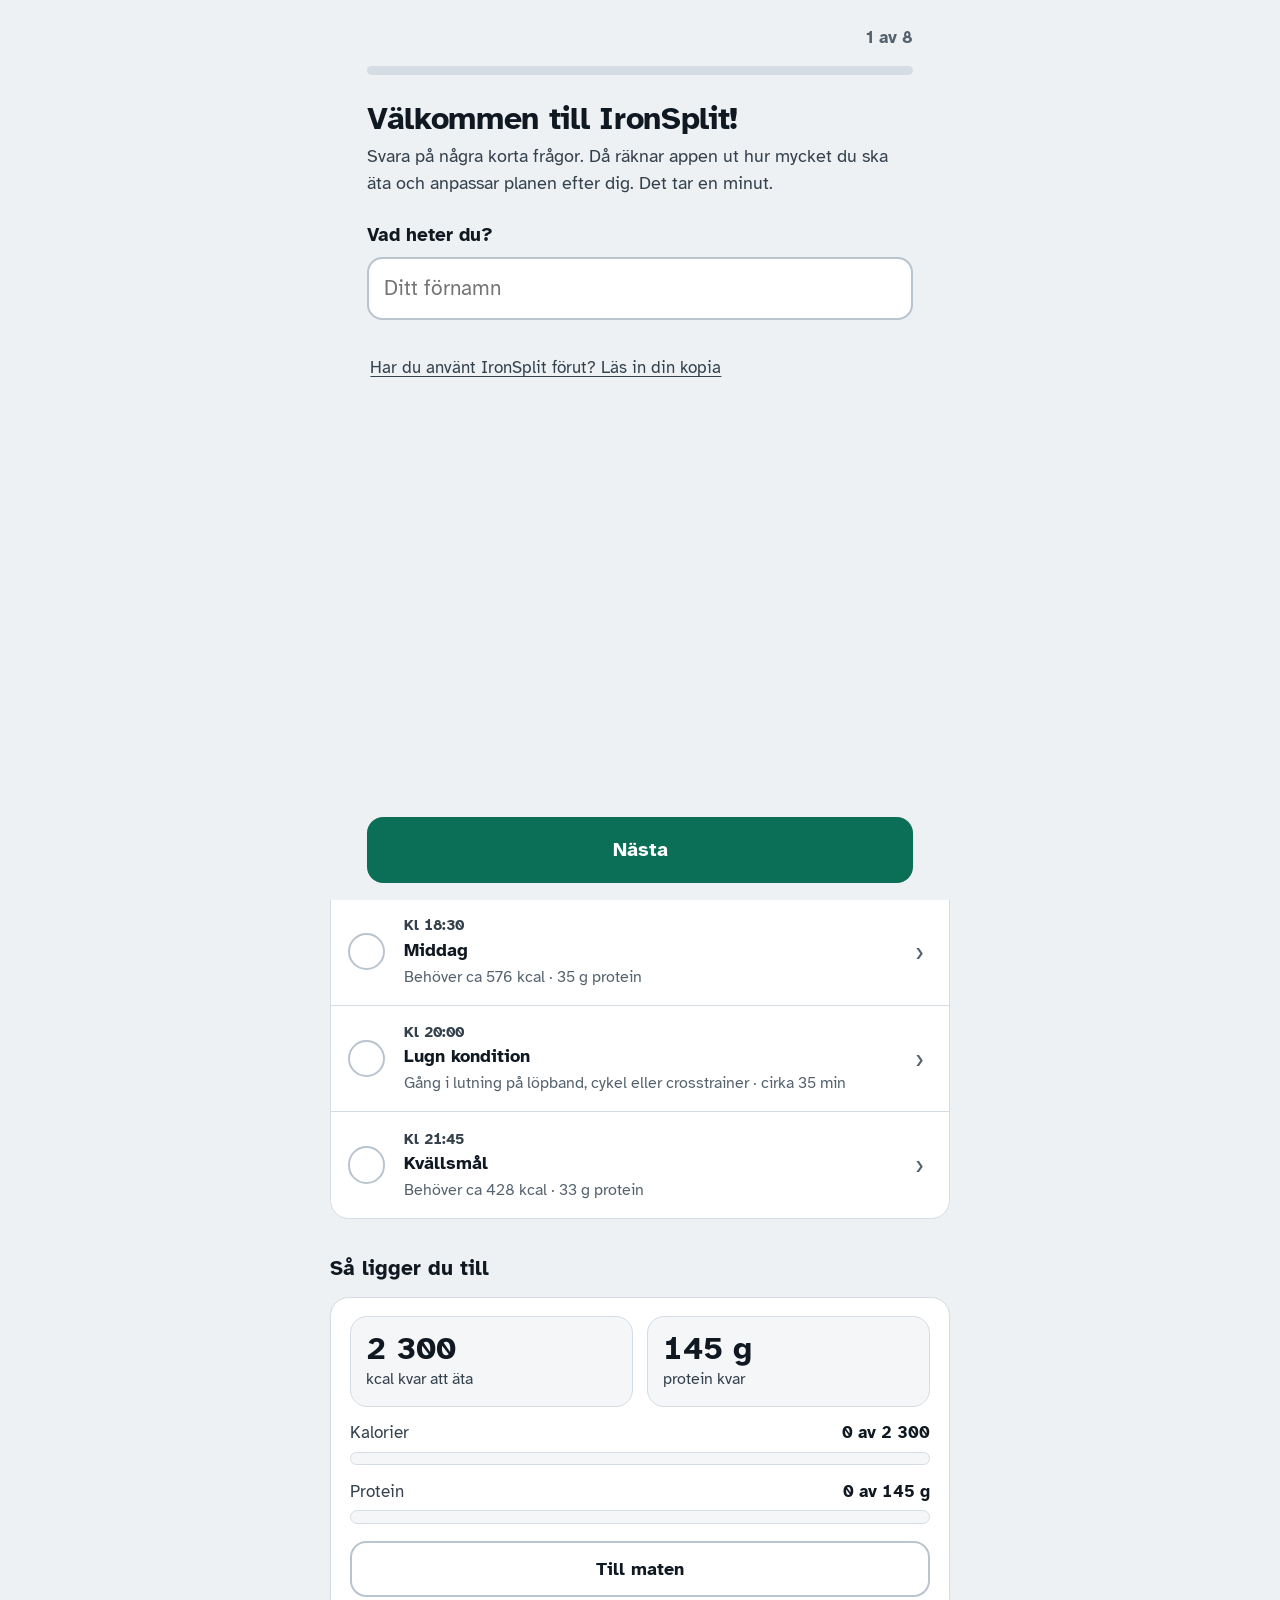
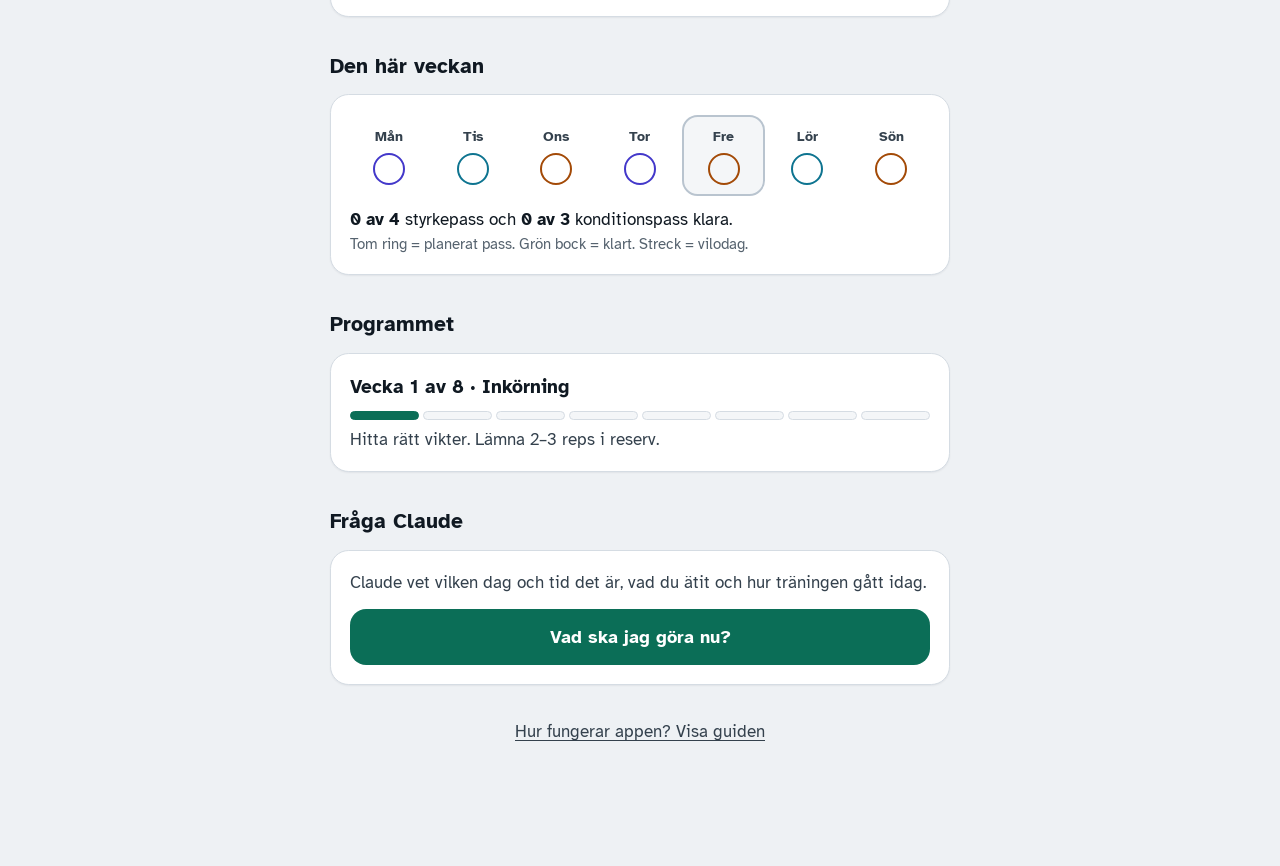
<file: ironsplit/index.html>
<!DOCTYPE html>
<html lang="sv" data-size="normal" data-theme="light">
<head>
<meta charset="UTF-8">
<meta name="viewport" content="width=device-width,initial-scale=1,viewport-fit=cover">
<meta name="theme-color" content="#EEF1F4">
<link rel="manifest" href="manifest.webmanifest">
<link rel="apple-touch-icon" href="apple-touch-icon.png">
<meta name="apple-mobile-web-app-capable" content="yes">
<meta name="mobile-web-app-capable" content="yes">
<meta name="apple-mobile-web-app-status-bar-style" content="default">
<title>IronSplit</title>
<link rel="icon" href="data:image/svg+xml,%3Csvg xmlns='http://www.w3.org/2000/svg' viewBox='0 0 100 100'%3E%3Crect width='100' height='100' rx='26' fill='%230E1024'/%3E%3Crect x='16' y='46' width='68' height='8' rx='4' fill='%237C6CF6'/%3E%3Crect x='22' y='32' width='13' height='36' rx='6' fill='%237C6CF6'/%3E%3Crect x='65' y='32' width='13' height='36' rx='6' fill='%232DD4BF'/%3E%3C/svg%3E">
<link rel="preconnect" href="https://fonts.googleapis.com"><link rel="preconnect" href="https://fonts.gstatic.com" crossorigin>
<link href="https://fonts.googleapis.com/css2?family=Atkinson+Hyperlegible:wght@400;700&display=swap" rel="stylesheet">
<script>try{const s=JSON.parse(localStorage.getItem('is5')||'{}');document.documentElement.dataset.size=s.textSize||'normal';document.documentElement.dataset.theme=s.theme||'light'}catch(e){}</script>
<style>
/* ═════════ IronSplit 2 – lättläst, lugnt, stora mål ═════════ */
:root,[data-theme=light]{
  --bg:#EEF1F4;--surface:#FFFFFF;--surface2:#F4F6F8;--line:#D5DCE3;--line2:#B9C4CF;
  --ink:#101922;--ink2:#34414D;--muted:#56636F;
  --accent:#0B6E57;--on:#FFFFFF;
  --up:#4338CA;--leg:#0E7490;--cardio:#A34A07;--food:#C2410C;--hard:#BE123C;--ok:#137A38;
  --okbg:#E3F5E9;--warnbg:#FFF4D6;--warnline:#E9C46A;--warnink:#6B3410;
  --series-1:#2a78d6;--series-2:#eb6834;--grid:#E3E8ED;
  --shadow:0 1px 2px rgba(16,25,34,.06);
  color-scheme:light;
}
[data-theme=dark]{
  --bg:#0C1015;--surface:#151B22;--surface2:#1C232C;--line:#2A3440;--line2:#3A4654;
  --ink:#EEF2F6;--ink2:#C9D2DB;--muted:#9DA9B5;
  --accent:#3DD6AE;--on:#0C1015;
  --up:#A5B4FC;--leg:#67E8F9;--cardio:#FBBF24;--food:#FDBA74;--hard:#FDA4AF;--ok:#86EFAC;
  --okbg:#10291C;--warnbg:#2A2111;--warnline:#6B5320;--warnink:#FCDDA8;
  --series-1:#3987e5;--series-2:#d95926;--grid:#232C36;
  --shadow:none;
  color-scheme:dark;
}
html{font-size:17px;-webkit-text-size-adjust:100%}
html[data-size=stor]{font-size:19.5px}
html[data-size=xstor]{font-size:22px}
*{box-sizing:border-box;margin:0;padding:0;-webkit-tap-highlight-color:transparent}
body{font-family:'Atkinson Hyperlegible',system-ui,-apple-system,'Segoe UI',sans-serif;background:var(--bg);color:var(--ink);line-height:1.5;min-height:100vh}
button,input,textarea,select{font:inherit;color:inherit}
button{cursor:pointer}
:focus-visible{outline:3px solid var(--accent);outline-offset:2px}
b,strong{font-weight:700}
.sr{position:absolute;width:1px;height:1px;overflow:hidden;clip:rect(0 0 0 0)}

/* Störst text: lite tätare där utrymmet är trångt */
html[data-size=xstor] .tab{font-size:.7rem}
html[data-size=xstor] .wk div{font-size:.72rem}
html[data-size=xstor] .wk i{width:1.55rem;height:1.55rem}
html[data-size=xstor] .hd-sub{font-size:.8rem}
html[data-size=xstor] .hd-btn{font-size:.62rem}
/* Sidhuvud */
.hd{position:relative;z-index:40;background:var(--bg);border-bottom:1.5px solid var(--line);padding:calc(.6rem + env(safe-area-inset-top,0px)) 1.1rem .6rem}
.hd-in{max-width:620px;margin:0 auto;display:flex;align-items:center;justify-content:space-between;gap:.8rem}
.hd-date{font-size:1.05rem;font-weight:700;line-height:1.25}
.hd-sub{font-size:.9rem;color:var(--muted);font-variant-numeric:tabular-nums}
.hd-btn{flex-shrink:0;display:flex;flex-direction:column;align-items:center;gap:.1rem;min-width:3.4rem;padding:.35rem .5rem;border-radius:.9rem;border:1.5px solid var(--line2);background:var(--surface);font-size:.72rem;font-weight:700;color:var(--ink2)}
.hd-btn svg{width:1.4rem;height:1.4rem}
.hd-btn.hl{outline:3px solid var(--accent);outline-offset:2px}

/* Innehåll */
.main{padding:1.2rem 1.1rem calc(6.5rem + env(safe-area-inset-bottom,0px))}
.wrap{max-width:620px;margin:0 auto}
h1{font-size:2rem;line-height:1.15;font-weight:700;letter-spacing:-.01em}
h2{font-size:1.25rem;font-weight:700;margin:2rem 0 .7rem}
.lead{font-size:1.05rem;color:var(--ink2);margin-top:.35rem}
.small{font-size:.9rem;color:var(--muted)}
.card{background:var(--surface);border:1.5px solid var(--line);border-radius:1.1rem;padding:1.1rem;box-shadow:var(--shadow)}
.card+.card{margin-top:.8rem}
.card h3{font-size:1.1rem;font-weight:700;margin-bottom:.4rem}
.stack>*+*{margin-top:.8rem}
.row{display:flex;gap:.6rem;flex-wrap:wrap}
.row>*{flex:1 1 9rem}

/* Knappar */
.btn{display:inline-flex;align-items:center;justify-content:center;gap:.5rem;min-height:3.3rem;padding:.5rem 1.1rem;border-radius:.95rem;border:2px solid transparent;font-weight:700;font-size:1.05rem;text-decoration:none;text-align:center;line-height:1.25}
.btn.pri{background:var(--c,var(--accent));color:var(--on)}
.btn.sec{background:var(--surface);color:var(--ink);border-color:var(--line2)}
.btn.big{width:100%;min-height:3.9rem;font-size:1.15rem}
.btn.full{width:100%}
.btn:active{transform:scale(.985)}
.btn[disabled]{opacity:.55}
.lnk{background:none;border:none;color:var(--ink2);text-decoration:underline;text-underline-offset:.2em;font-size:1rem;padding:.6rem .2rem;min-height:2.8rem}
.danger{color:var(--hard)!important;border-color:var(--hard)!important}

/* Nästa steg */
.next{margin-top:1.1rem;border-radius:1.3rem;padding:1.25rem 1.2rem;background:color-mix(in srgb,var(--c) 11%,var(--surface));border:2px solid color-mix(in srgb,var(--c) 45%,var(--surface))}
.next-k{font-size:.95rem;font-weight:700;color:var(--ink2)}
.next-k .late{color:var(--hard)}
.next-t{font-size:1.75rem;font-weight:700;line-height:1.2;margin-top:.2rem}
.next-s{font-size:1.05rem;color:var(--ink2);margin:.35rem 0 1rem}

/* Dagens lista */
.ck-list{list-style:none;background:var(--surface);border:1.5px solid var(--line);border-radius:1.1rem;overflow:hidden}
.ck+.ck{border-top:1.5px solid var(--line)}
.ck button{display:grid;grid-template-columns:2.4rem 1fr 1rem;gap:.9rem;align-items:center;width:100%;text-align:left;padding:.9rem 1rem;background:none;border:none;min-height:4.2rem}
.ck-box{width:2.2rem;height:2.2rem;border-radius:50%;border:2.5px solid var(--line2);display:grid;place-items:center;font-size:1.1rem;font-weight:700;color:transparent}
.ck.ok .ck-box{background:var(--ok);border-color:var(--ok);color:var(--on)}
.ck.now .ck-box{border-color:var(--c);box-shadow:0 0 0 4px color-mix(in srgb,var(--c) 20%,transparent)}
.ck.now{background:color-mix(in srgb,var(--c) 6%,var(--surface))}
.ck-t{display:block;font-size:1.08rem;font-weight:700}
.ck.ok .ck-t{color:var(--ink2)}
.ck-s{display:block;font-size:.92rem;color:var(--muted);margin-top:.1rem}
.ck-time{display:block;font-size:.88rem;font-weight:700;color:var(--ink2);font-variant-numeric:tabular-nums}
.ck-chev{color:var(--muted);font-size:1.5rem;line-height:1}

/* Mätare */
.meter{margin-top:.2rem}
.meter-row{display:flex;justify-content:space-between;align-items:baseline;gap:.6rem;font-size:1rem;color:var(--ink2);margin-top:.8rem}
.meter-row b{color:var(--ink);font-variant-numeric:tabular-nums}
.meter-bar{height:.8rem;border-radius:.5rem;background:var(--surface2);border:1px solid var(--line);overflow:hidden;margin-top:.35rem}
.meter-bar i{display:block;height:100%;border-radius:.5rem;background:var(--mc,var(--accent))}
.left{display:grid;grid-template-columns:repeat(auto-fit,minmax(8.5rem,1fr));gap:.8rem}
.left div{background:var(--surface2);border:1.5px solid var(--line);border-radius:1rem;padding:.8rem .9rem}
.left b{display:block;font-size:1.9rem;line-height:1.1;font-variant-numeric:tabular-nums}
.left span{font-size:.92rem;color:var(--ink2)}

/* Veckan */
.wk{display:grid;grid-template-columns:repeat(7,1fr);gap:.3rem;margin-top:.2rem}
.wk div{text-align:center;padding:.5rem 0;border-radius:.8rem;font-size:.85rem;font-weight:700;color:var(--ink2)}
.wk div.today{background:var(--surface2);outline:2px solid var(--line2)}
.wk i{display:grid;place-items:center;width:1.9rem;height:1.9rem;margin:.3rem auto 0;border-radius:50%;border:2.5px solid var(--c,var(--line2));font-style:normal;font-size:.95rem;color:var(--on)}
.wk i.rest{border:none;color:var(--muted)}
.wk i.done{background:var(--ok);border-color:var(--ok)}

/* Notiser */
.note{margin-top:.8rem;padding:.8rem 1rem;border-radius:.9rem;background:var(--warnbg);border:1.5px solid var(--warnline);color:var(--warnink);font-size:1rem}
.note.ok{background:var(--okbg);border-color:color-mix(in srgb,var(--ok) 45%,transparent);color:var(--ink)}
.tag{display:inline-block;font-size:.8rem;font-weight:700;padding:.15rem .55rem;border-radius:.5rem;background:var(--surface2);border:1.5px solid var(--line2);color:var(--ink2);vertical-align:.1em;margin-left:.4rem}
.tag.ok{background:var(--okbg);border-color:transparent;color:var(--ok)}
.tag.now{background:color-mix(in srgb,var(--c) 14%,var(--surface));border-color:transparent;color:var(--ink)}

/* Programvecka */
.pw-bar{display:grid;grid-template-columns:repeat(8,1fr);gap:.25rem;margin:.6rem 0 .4rem}
.pw-bar i{height:.55rem;border-radius:.3rem;background:var(--surface2);border:1px solid var(--line)}
.pw-bar i.past{background:color-mix(in srgb,var(--accent) 50%,var(--surface))}
.pw-bar i.cur{background:var(--accent);border-color:var(--accent)}

/* Träna */
.hero{border-radius:1.3rem;padding:1.3rem 1.2rem;background:color-mix(in srgb,var(--c) 11%,var(--surface));border:2px solid color-mix(in srgb,var(--c) 45%,var(--surface));margin-top:1.1rem}
.hero-k{font-size:.95rem;font-weight:700;color:var(--ink2)}
.hero-t{font-size:1.9rem;font-weight:700;line-height:1.15;margin-top:.15rem}
.hero-s{font-size:1.05rem;color:var(--ink2);margin:.4rem 0 1.1rem}
.list{background:var(--surface);border:1.5px solid var(--line);border-radius:1.1rem;overflow:hidden}
.list>details+details,.list>.li+.li{border-top:1.5px solid var(--line)}
.list summary{list-style:none;display:grid;grid-template-columns:3.2rem 1fr auto;gap:.7rem;align-items:center;padding:.9rem 1rem;cursor:pointer;min-height:4rem}
.list summary::-webkit-details-marker{display:none}
.list summary::after{content:'';grid-column:3;grid-row:1;justify-self:end;width:.65rem;height:.65rem;border-right:2.5px solid var(--muted);border-bottom:2.5px solid var(--muted);transform:rotate(45deg);margin:0 .3rem .3rem}
.list details[open] summary::after{transform:rotate(-135deg);margin-top:.4rem}
.day-d{font-weight:700;color:var(--ink2);border-left:.3rem solid var(--c,var(--line2));padding-left:.55rem;line-height:1.8}
.day.today .day-d{color:var(--ink)}
.day-t{display:block;font-size:1.08rem;font-weight:700}
.day-s{display:block;font-size:.92rem;color:var(--muted)}
.day-in{padding:0 1rem 1.1rem}
.day-p{color:var(--ink2);margin-bottom:.5rem}
.ex-row{display:flex;justify-content:space-between;align-items:center;gap:.8rem;padding:.7rem 0;border-top:1.5px solid var(--line)}
.ex-row small{display:block;font-size:.88rem;color:var(--muted)}
.ex-row b{white-space:nowrap;font-variant-numeric:tabular-nums}
.school summary{grid-template-columns:1fr auto;font-weight:700;font-size:1.05rem}
.school summary::after{grid-column:2}
.school p{padding:0 1rem 1.1rem;color:var(--ink2)}

/* Mat */
.meal{background:var(--surface);border:1.5px solid var(--line);border-radius:1.1rem;padding:1rem 1.1rem}
.meal+.meal{margin-top:.8rem}
.meal.now{border:2px solid color-mix(in srgb,var(--food) 55%,var(--surface))}
.meal-h{display:flex;justify-content:space-between;align-items:baseline;gap:.6rem}
.meal-n{font-size:1.2rem;font-weight:700}
.meal-tm{font-weight:700;color:var(--ink2);font-variant-numeric:tabular-nums}
.meal-need{margin-top:.3rem;font-size:1rem;color:var(--ink2)}
.meal-need b{color:var(--ink)}
.foods{list-style:none;margin-top:.6rem;border-top:1.5px dashed var(--line)}
.foods li{display:flex;justify-content:space-between;gap:.8rem;padding:.45rem 0;border-bottom:1.5px dashed var(--line);font-size:1rem}
.foods li b{white-space:nowrap}
.meal .row{margin-top:.9rem}
.entry{display:flex;justify-content:space-between;align-items:center;gap:.6rem;padding:.6rem 0;border-top:1.5px solid var(--line)}
.entry:first-child{border-top:none}
.x{min-width:2.8rem;min-height:2.8rem;border-radius:.8rem;border:1.5px solid var(--line2);background:var(--surface);font-size:1.1rem;color:var(--ink2)}
textarea.inp{min-height:5rem;resize:vertical}
.inp{width:100%;padding:.8rem .9rem;border-radius:.9rem;border:2px solid var(--line2);background:var(--surface);font-size:1.05rem;outline:none}
.inp:focus{border-color:var(--accent)}
details.more>summary{list-style:none;cursor:pointer;font-weight:700;font-size:1.05rem;padding:.2rem 0;min-height:2.6rem;display:flex;align-items:center;justify-content:space-between}
details.more>summary::-webkit-details-marker{display:none}
details.more>summary::after{content:'Visa';font-size:.9rem;font-weight:700;color:var(--ink2);text-decoration:underline}
details.more[open]>summary::after{content:'Dölj'}

/* Stegare (vikt, mål) */
.stepper{display:grid;grid-template-columns:4.2rem 1fr 4.2rem;gap:.6rem;align-items:stretch}
.stepper>button{min-height:4.2rem;border-radius:1rem;border:2px solid var(--line2);background:var(--surface2);font-size:2rem;font-weight:400;color:var(--ink)}
.st-val{position:relative}
.st-val input{width:100%;height:100%;min-height:4.2rem;border-radius:1rem;border:2px solid var(--c,var(--accent));background:var(--surface);text-align:center;font-size:2rem;font-weight:700;outline:none;font-variant-numeric:tabular-nums;padding:0 2.6rem 0 .6rem;-moz-appearance:textfield}
.st-val input::-webkit-outer-spin-button,.st-val input::-webkit-inner-spin-button{-webkit-appearance:none;margin:0}
.st-val em{position:absolute;right:.9rem;top:50%;transform:translateY(-50%);font-style:normal;color:var(--muted);font-size:1rem}
.st-lbl{display:flex;justify-content:space-between;align-items:baseline;gap:.6rem;margin:1.1rem 0 .5rem;font-weight:700;font-size:1.05rem}
.st-lbl small{font-weight:400;font-size:.85rem;color:var(--muted)}

/* Min kropp */
.big-num{font-size:2.6rem;font-weight:700;line-height:1.1;font-variant-numeric:tabular-nums}
.big-num small{font-size:1.1rem;color:var(--ink2);font-weight:700}
.chart{position:relative;margin-top:.6rem;touch-action:pan-y}
.chart svg{display:block;width:100%;height:auto;overflow:visible}
.chart .ax{font-size:.78rem;fill:var(--muted);font-family:inherit}
.legend{display:flex;gap:1.2rem;flex-wrap:wrap;font-size:.92rem;color:var(--ink2);margin-top:.4rem}
.legend span{display:inline-flex;align-items:center;gap:.45rem}
.legend i{display:inline-block}
.lg-dot{width:.7rem;height:.7rem;border-radius:50%;background:var(--series-2)}
.lg-line{width:1.3rem;height:2px;background:var(--series-1);border-radius:1px}
.tip{position:absolute;top:0;pointer-events:none;background:var(--surface);border:1.5px solid var(--line2);border-radius:.8rem;padding:.5rem .7rem;font-size:.88rem;box-shadow:0 4px 14px rgba(0,0,0,.14);white-space:nowrap;display:none}
.tip b{display:block;font-size:.92rem}
.tip span{display:flex;align-items:center;gap:.4rem;color:var(--ink2)}
table.tbl{width:100%;border-collapse:collapse;margin-top:.5rem;font-variant-numeric:tabular-nums}
.tbl th,.tbl td{text-align:left;padding:.45rem .2rem;border-bottom:1.5px solid var(--line);font-size:.95rem}
.tbl th{color:var(--ink2);font-weight:700}
.rec{display:flex;justify-content:space-between;gap:.8rem;padding:.65rem 0;border-top:1.5px solid var(--line)}
.rec:first-child{border-top:none}
.rec b{white-space:nowrap}
.hist-l{font-size:.9rem;color:var(--muted);margin-top:.2rem}

/* Inställningar */
.seg{display:grid;grid-template-columns:repeat(auto-fit,minmax(5.5rem,1fr));gap:.5rem;margin-top:.5rem}
.seg button{min-height:3.3rem;border-radius:.9rem;border:2px solid var(--line2);background:var(--surface);font-weight:700;padding:.3rem}
.seg button[aria-pressed=true]{border-color:var(--accent);background:color-mix(in srgb,var(--accent) 12%,var(--surface))}
.set+.set{border-top:1.5px solid var(--line);margin-top:1rem;padding-top:1rem}
.set label,.set .set-t{display:block;font-weight:700;font-size:1.05rem}
.set p{font-size:.92rem;color:var(--muted);margin-top:.15rem}
.set .inp{margin-top:.5rem}
.switch{display:flex;align-items:center;justify-content:space-between;gap:1rem;width:100%;background:none;border:none;text-align:left;padding:0}
.switch i{flex-shrink:0;width:3.4rem;height:2rem;border-radius:1rem;background:var(--line2);position:relative}
.switch i::after{content:'';position:absolute;top:.2rem;left:.2rem;width:1.6rem;height:1.6rem;border-radius:50%;background:#fff;transition:transform .2s}
.switch[aria-checked=true] i{background:var(--accent)}
.switch[aria-checked=true] i::after{transform:translateX(1.4rem)}

/* Navigering */
.nav{position:fixed;left:0;right:0;bottom:0;z-index:45;background:var(--surface);border-top:1.5px solid var(--line);padding:.3rem .4rem calc(.3rem + env(safe-area-inset-bottom,0px))}
.nav-in{max-width:620px;margin:0 auto;display:grid;grid-template-columns:repeat(4,1fr);gap:.3rem}
.tab{display:flex;flex-direction:column;align-items:center;gap:.15rem;padding:.45rem .2rem;border:none;background:none;border-radius:.9rem;font-size:.82rem;font-weight:700;color:var(--muted);min-height:3.8rem}
.tab svg{width:1.6rem;height:1.6rem}
.tab.on{background:color-mix(in srgb,var(--accent) 13%,var(--surface));color:var(--ink)}
.tab.on svg{color:var(--accent)}
.tab.hl{outline:3px solid var(--accent);outline-offset:1px}

/* Toast */
.toast{position:fixed;left:50%;top:calc(.8rem + env(safe-area-inset-top,0px));transform:translate(-50%,-1rem);opacity:0;z-index:130;max-width:calc(100% - 2rem);padding:.8rem 1.2rem;border-radius:1rem;background:var(--ink);color:var(--bg);font-weight:700;font-size:1rem;pointer-events:none;transition:.25s;text-align:center}
.toast.show{opacity:1;transform:translate(-50%,0)}

/* Dialog / ark (även måltidsredigeraren) */
.sheet-bg{position:fixed;inset:0;z-index:80;background:rgba(10,14,20,.5);display:none}
.sheet-bg.show{display:block}
.sheet{position:absolute;left:0;right:0;bottom:0;max-height:92vh;overflow-y:auto;max-width:620px;margin:0 auto;padding:.8rem 1.2rem calc(1.4rem + env(safe-area-inset-bottom,0px));border-radius:1.4rem 1.4rem 0 0;background:var(--surface);border:1.5px solid var(--line);border-bottom:none}
.sh-grip{width:3rem;height:.3rem;border-radius:.2rem;background:var(--line2);margin:0 auto 1rem}
.sh-top{display:flex;justify-content:space-between;align-items:flex-start;gap:.8rem}
.sh-t{font-size:1.5rem;font-weight:700;line-height:1.2}
.sh-x{min-height:2.8rem;padding:0 1rem;border-radius:.8rem;border:1.5px solid var(--line2);background:var(--surface);font-weight:700}
.sh-sub{font-size:.95rem;color:var(--ink2);margin-top:.2rem}
.gap{margin-top:.8rem;padding:.8rem 1rem;border-radius:.9rem;background:var(--warnbg);border:1.5px solid var(--warnline);color:var(--warnink);font-size:1rem}
.gap.ok{background:var(--okbg);border-color:color-mix(in srgb,var(--ok) 45%,transparent);color:var(--ink)}
.items{margin-top:1rem;border:1.5px solid var(--line);border-radius:1rem;overflow:hidden}
.item{display:grid;grid-template-columns:1fr 7.2rem 2.8rem;gap:.5rem;align-items:center;padding:.7rem .8rem}
.item+.item{border-top:1.5px solid var(--line)}
.item-n{font-weight:700}
.item-m{font-size:.85rem;color:var(--muted)}
.field{position:relative}
.field input{width:100%;padding:.75rem 2.8rem .75rem .75rem;border-radius:.8rem;border:2px solid var(--line2);background:var(--surface);font-size:1.05rem;outline:none;font-variant-numeric:tabular-nums}
.field input:focus{border-color:var(--accent)}
.field em{position:absolute;right:.7rem;top:50%;transform:translateY(-50%);font-style:normal;font-size:.8rem;color:var(--muted)}
.item-x{min-height:2.8rem;border-radius:.8rem;border:1.5px solid var(--line2);background:var(--surface);color:var(--ink2)}
.empty{padding:1rem;text-align:center;color:var(--muted)}
.adders{display:grid;grid-template-columns:repeat(4,1fr);gap:.45rem;margin-top:.9rem}
.adders button{min-height:4.2rem;border-radius:1rem;border:2px solid var(--line2);background:var(--surface2);font-size:.88rem;font-weight:700;display:flex;flex-direction:column;align-items:center;justify-content:center;gap:.2rem}
.adders button span{font-size:1.3rem}
.adders button.on{border-color:var(--accent);background:color-mix(in srgb,var(--accent) 12%,var(--surface))}
.panel{margin-top:.8rem;padding:.8rem;border-radius:1rem;background:var(--surface2);border:1.5px solid var(--line)}
.res{margin-top:.6rem;display:grid;gap:.35rem;max-height:18rem;overflow-y:auto}
.res button{display:flex;justify-content:space-between;align-items:center;gap:.6rem;text-align:left;padding:.7rem .8rem;min-height:3rem;border-radius:.8rem;border:1.5px solid var(--line);background:var(--surface);font-size:1rem}
.res button small{font-size:.8rem;color:var(--muted);text-align:right}
.res .src{font-size:.85rem;font-weight:700;color:var(--ink2);padding:.4rem .2rem 0}
.mgrid{display:grid;grid-template-columns:1fr 1fr;gap:.5rem;margin-top:.5rem}
.mgrid .field input{padding-right:4rem}
.add-btn{min-height:3.2rem;border-radius:.8rem;border:none;background:var(--accent);color:var(--on);font-weight:700;padding:0 1rem}
.sh-btns{display:grid;gap:.6rem;margin-top:1.1rem}
.sh-btns button{min-height:3.5rem;border-radius:1rem;border:2px solid var(--line2);background:var(--surface);font-weight:700;font-size:1.05rem}
.sh-btns button.pri{background:var(--accent);border-color:var(--accent);color:var(--on)}

/* Skanner */
.scan{position:fixed;inset:0;z-index:95;background:#000;display:none;flex-direction:column}
.scan.show{display:flex}
.scan video{flex:1;width:100%;object-fit:cover}
.scan-box{position:absolute;left:50%;top:40%;transform:translate(-50%,-50%);width:80%;max-width:360px;height:11rem;border:3px solid #fff;border-radius:1.2rem;box-shadow:0 0 0 2000px rgba(0,0,0,.45)}
.scan-box i{position:absolute;left:6%;right:6%;height:2px;background:#fff;top:50%}
.scan-ui{position:absolute;left:1rem;right:1rem;bottom:calc(1.2rem + env(safe-area-inset-bottom,0px));display:grid;gap:.6rem}
.scan-msg{text-align:center;color:#fff;background:rgba(0,0,0,.6);padding:.8rem;border-radius:.9rem;font-size:1.05rem}
.scan-row{display:grid;grid-template-columns:1fr auto;gap:.5rem}
.scan-row input{padding:.9rem;border-radius:.9rem;border:2px solid #fff;background:#111;color:#fff;font-size:1.1rem}
.scan-row button,.scan-close{min-height:3.4rem;padding:0 1.2rem;border-radius:.9rem;border:none;background:#fff;color:#000;font-weight:700;font-size:1.05rem}
.scan-close{background:#333;color:#fff}

/* Guide */
.guide{position:fixed;inset:0;z-index:60;display:none;background:rgba(10,14,20,.45)}
.guide.show{display:block}
.g-card{position:absolute;left:1rem;right:1rem;bottom:calc(5.4rem + env(safe-area-inset-bottom,0px));max-width:580px;margin:0 auto;padding:1.3rem 1.2rem 1.1rem;border-radius:1.3rem;background:var(--surface);border:2px solid var(--accent);box-shadow:0 12px 40px rgba(0,0,0,.25)}
.g-card.top{bottom:auto;top:calc(5rem + env(safe-area-inset-top,0px))}
.g-ic{font-size:2rem}
.g-t{font-size:1.4rem;font-weight:700;margin-top:.3rem;line-height:1.25}
.g-d{font-size:1.05rem;color:var(--ink2);margin-top:.4rem}
.g-foot{display:flex;align-items:center;justify-content:space-between;gap:.8rem;margin-top:1.1rem}
.g-n{font-size:.95rem;font-weight:700;color:var(--muted)}
.g-btns{display:flex;gap:.5rem}
.g-skip{position:absolute;top:.6rem;right:.6rem}

/* ═════════ Tränarläget ═════════ */
.coach-ov{position:fixed;inset:0;z-index:100;display:none;flex-direction:column;background:var(--bg);color:var(--ink);--c:var(--accent)}
.coach-ov.show{display:flex}
.co-top{display:grid;grid-template-columns:auto 1fr auto;align-items:center;gap:.6rem;padding:calc(.6rem + env(safe-area-inset-top,0px)) 1rem .6rem;max-width:620px;width:100%;margin:0 auto}
.co-x,.co-snd{min-height:3rem;min-width:3rem;padding:0 .9rem;border-radius:.9rem;border:1.5px solid var(--line2);background:var(--surface);font-weight:700;font-size:1rem}
.co-snd{font-size:1.25rem;padding:0}
.co-where{text-align:center;font-weight:700;color:var(--ink2);font-size:1rem}
.co-bar{height:.55rem;border-radius:.3rem;background:var(--surface2);border:1px solid var(--line);overflow:hidden;max-width:588px;width:calc(100% - 2rem);align-self:center}
.co-bar i{display:block;height:100%;background:var(--c)}
.co-body{flex:1;overflow-y:auto;-webkit-overflow-scrolling:touch;padding:1.3rem 1.1rem 1rem;max-width:620px;width:100%;margin:0 auto}
.co-foot{padding:.6rem 1.1rem calc(.8rem + env(safe-area-inset-bottom,0px));max-width:620px;width:100%;margin:0 auto;display:grid;gap:.1rem;border-top:1.5px solid var(--line);background:var(--bg)}
.co-btn{width:100%;min-height:4rem;border-radius:1rem;border:none;background:var(--c);color:var(--on);font-size:1.2rem;font-weight:700}
.co-btn:active{transform:scale(.985)}
.co-links{display:flex;justify-content:space-between;gap:.5rem;flex-wrap:wrap}
.co-link{background:none;border:none;color:var(--ink2);font-size:1rem;padding:.6rem .3rem;min-height:2.9rem;text-decoration:underline;text-underline-offset:.2em}
.co-kicker{font-size:1rem;font-weight:700;color:var(--ink2)}
.co-h{font-size:2rem;font-weight:700;line-height:1.15;margin-top:.2rem}
.co-p{font-size:1.1rem;color:var(--ink2);margin-top:.5rem}
.co-p b{color:var(--ink)}
.co-gym{display:inline-block;margin-top:.8rem;padding:.55rem .8rem;border-radius:.8rem;background:var(--surface);border:1.5px solid var(--line2);font-size:1rem;color:var(--ink2)}
.co-gym b{color:var(--ink)}
.co-card{margin-top:1rem;padding:1rem 1.1rem;border-radius:1.1rem;background:var(--surface);border:1.5px solid var(--line)}
.co-card h3{font-size:1.05rem;font-weight:700;margin-bottom:.5rem;color:var(--ink)}
.co-note{color:var(--warnink)!important;background:var(--warnbg);padding:.5rem .7rem;border-radius:.7rem;margin-top:.7rem}
.co-steps{list-style:none;display:grid;gap:.7rem;counter-reset:s}
.co-steps li{display:grid;grid-template-columns:2rem 1fr;gap:.7rem;font-size:1.05rem;counter-increment:s}
.co-steps li::before{content:counter(s);width:1.9rem;height:1.9rem;border-radius:50%;background:var(--c);color:var(--on);display:grid;place-items:center;font-size:.95rem;font-weight:700}
.co-steps.small li{font-size:.98rem}
.co-tempo{margin-top:.8rem;font-size:1rem;color:var(--ink2)}
.co-dl{display:grid;grid-template-columns:auto 1fr;gap:.5rem 1rem;font-size:1.05rem}
.co-dl dt{font-weight:700}
.co-dl dd{color:var(--ink2)}
.co-sug{margin-top:1rem;padding:.9rem 1rem;border-radius:1rem;background:var(--okbg);border:1.5px solid color-mix(in srgb,var(--ok) 40%,transparent);font-size:1.05rem}
.co-sug.amber{background:var(--warnbg);border-color:var(--warnline);color:var(--warnink)}
.co-video{display:flex;align-items:center;justify-content:center;margin-top:.9rem;min-height:3.4rem;border-radius:1rem;border:2px solid var(--line2);background:var(--surface);font-weight:700;color:var(--ink);text-decoration:none;font-size:1.05rem}
.co-more summary{font-weight:700;cursor:pointer;list-style:none;min-height:2rem;text-decoration:underline}
.co-more summary::-webkit-details-marker{display:none}
.co-more[open] summary{margin-bottom:.7rem}
.coach-ov .stepper>button{background:var(--surface)}
.coach-ov .st-val input{border-color:var(--c)}
.co-clock{font-size:4rem;font-weight:700;text-align:center;margin-top:1.2rem;font-variant-numeric:tabular-nums;line-height:1.1}
.co-clock.big{font-size:5.2rem;margin-top:.4rem}
.co-center{text-align:center}
.co-tip{font-size:1.05rem;color:var(--ink2);margin-top:.8rem}
.co-tip b{color:var(--ink);font-variant-numeric:tabular-nums}
.ring{position:relative;width:min(15rem,66vw);aspect-ratio:1;margin:.8rem auto 0}
.ring svg{width:100%;height:100%;transform:rotate(-90deg)}
.ring-bg{fill:none;stroke:var(--surface2);stroke-width:14}
.ring-fg{fill:none;stroke:var(--c);stroke-width:14;stroke-linecap:round;transition:stroke-dashoffset .3s linear}
.ring-t{position:absolute;inset:0;display:grid;place-items:center;font-size:3.6rem;font-weight:700;font-variant-numeric:tabular-nums}
.co-restbar{display:flex;justify-content:space-between;align-items:center;gap:.8rem;padding:.7rem 1rem;border-radius:1rem;background:var(--warnbg);border:1.5px solid var(--warnline);color:var(--warnink);margin-bottom:1rem;font-size:1rem}
.co-restbar b{font-size:1.5rem;font-variant-numeric:tabular-nums}
.co-hr{display:block;font-size:1rem;font-weight:700;color:var(--ink2);font-variant-numeric:tabular-nums}
.co-hr[data-on='1']{color:var(--hard)}
.co-hr:empty{display:none}
.co-hr2{text-align:center;font-size:1.3rem;font-weight:700;color:var(--ink);margin-top:.6rem;font-variant-numeric:tabular-nums}
.co-hr2:empty{display:none}
.rate{display:grid;gap:.7rem;margin-top:1.1rem}
.rate button{display:grid;grid-template-columns:3rem 1fr;gap:.8rem;align-items:center;text-align:left;padding:1rem;min-height:5.2rem;border-radius:1.1rem;border:2px solid var(--line2);background:var(--surface)}
.rate button:active{border-color:var(--c)}
.rate span{font-size:2.2rem;line-height:1}
.rate b{display:block;font-size:1.2rem}
.rate small{display:block;font-size:1rem;color:var(--ink2)}
.co-tiles{display:grid;grid-template-columns:repeat(auto-fit,minmax(6rem,1fr));gap:.6rem;margin-top:1.1rem}
.co-tiles div{padding:.9rem .5rem;border-radius:1rem;background:var(--surface);border:1.5px solid var(--line);text-align:center}
.co-tiles b{display:block;font-size:1.9rem;line-height:1.1}
.co-tiles span{font-size:.92rem;color:var(--ink2)}
.co-switch{display:flex;align-items:center;justify-content:space-between;gap:1rem;width:100%;margin-top:1rem;padding:1rem 1.1rem;border-radius:1.1rem;border:1.5px solid var(--line);background:var(--surface);text-align:left}
.co-switch b{display:block;font-size:1.05rem}
.co-switch small{display:block;font-size:.95rem;color:var(--ink2)}
.co-switch i{flex-shrink:0;width:3.4rem;height:2rem;border-radius:1rem;background:var(--line2);position:relative}
.co-switch i::after{content:'';position:absolute;top:.2rem;left:.2rem;width:1.6rem;height:1.6rem;border-radius:50%;background:#fff;transition:transform .2s}
.co-switch[aria-checked=true] i{background:var(--c)}
.co-switch[aria-checked=true] i::after{transform:translateX(1.4rem)}
.c-phase{font-size:3.4rem;font-weight:700;text-align:center;color:var(--c);margin-top:.8rem;line-height:1.05}

@media (prefers-reduced-motion:reduce){*{transition:none!important;animation:none!important}}

/* ═════════ ONBOARDING ═════════ */
.onb{position:fixed;inset:0;z-index:70;display:none;background:var(--bg)}
.onb.show{display:block}
.ob-in{max-width:580px;margin:0 auto;height:100%;display:flex;flex-direction:column;padding:calc(.8rem + env(safe-area-inset-top,0px)) 1rem calc(1rem + env(safe-area-inset-bottom,0px))}
.ob-top{display:flex;justify-content:space-between;align-items:center;min-height:2.8rem}
.ob-back{font-size:1.05rem}
.ob-n{font-weight:700;color:var(--muted)}
.ob-bar{height:.5rem;border-radius:1rem;background:var(--line);overflow:hidden;margin:.3rem 0 1rem}
.ob-bar i{display:block;height:100%;background:var(--accent);border-radius:1rem;transition:width .25s}
.ob-body{flex:1;overflow-y:auto;padding-bottom:1rem}
.ob-q{font-size:1.9rem;line-height:1.2;margin:.4rem 0 .2rem}
.ob-lbl{display:block;font-weight:700;font-size:1.1rem;margin:1.4rem 0 .5rem}
.ob-inp{font-size:1.25rem;min-height:3.6rem}
.ob-st{margin-top:1.4rem}
.ob-hint{text-align:center;margin-top:.5rem}
.ob-opts{display:grid;gap:.7rem;margin-top:1.2rem}
.ob-opt{display:flex;flex-direction:column;align-items:flex-start;gap:.2rem;text-align:left;min-height:4.2rem;padding:.9rem 1.1rem;border-radius:1rem;border:2px solid var(--line2);background:var(--surface);color:var(--ink)}
.ob-opt b{font-size:1.2rem}
.ob-opt span{color:var(--ink2);font-size:1rem}
.ob-opt[aria-pressed=true]{border-color:var(--accent);background:color-mix(in srgb,var(--accent) 12%,var(--surface))}
.ob-seg{margin-top:1.2rem}
.ob-res{display:grid;grid-template-columns:1fr 1fr;gap:.7rem;margin:1.2rem 0 .6rem}
.ob-res div{background:var(--surface);border:2px solid var(--accent);border-radius:1rem;padding:1rem;text-align:center}
.ob-res b{display:block;font-size:2rem;line-height:1.1}
.ob-res span{color:var(--ink2)}
.ob-card{margin-top:1rem}
.ob-foot{padding-top:.6rem}
</style>
</head>
<body>
<header class="hd" id="hd"></header>
<main class="main"><div class="wrap" id="view"></div></main>
<nav class="nav" id="tabbar" aria-label="Huvudmeny"></nav>
<div class="toast" id="toast" role="status" aria-live="polite"></div>
<div class="guide" id="guide"></div>
<div class="onb" id="onb"></div>
<div class="coach-ov" id="coach" role="dialog" aria-modal="true" aria-label="Tränarläge"></div>
<div class="sheet-bg" id="sheet-bg" onclick="if(event.target===this)closeSheet()"><div class="sheet" id="sheet" role="dialog" aria-modal="true"></div></div>
<div class="sheet-bg" id="dlg-bg" onclick="if(event.target===this)closeDlg()"><div class="sheet" id="dlg" role="dialog" aria-modal="true"></div></div>
<div class="scan" id="scan"><video id="scan-v" playsinline muted></video><div class="scan-box"><i></i></div>
  <div class="scan-ui"><div class="scan-msg" id="scan-msg">Startar kameran…</div>
  <div class="scan-row"><input id="scan-code" type="number" inputmode="numeric" placeholder="Eller skriv streckkoden" aria-label="Streckkod"><button onclick="manualCode()">Sök</button></div>
  <button class="scan-close" onclick="stopScan()">Avbryt</button></div></div>
<script>
/* ═════════ TRÄNINGSSCHEMA ═════════ */
const C_UP='var(--up)', C_LEG='var(--leg)', C_CARDIO='var(--cardio)', C_FOOD='var(--food)';
const E=(n,sv,s,r,rest,note)=>({n,sv,s,r,rest,note});
const SESSIONS=[
  {id:'upA',name:'Upper A',sv:'Överkropp · styrka',day:'Måndag',short:'Mån',dow:1,c:C_UP,
   focus:'Tyngre vikter, färre reps. Sista setet ska lämna 1–2 reps i reserv.',
   groups:[
    {t:'Bröst',ex:[E('Machine Chest Press','Bröstpress i maskin',3,'6–10',150)]},
    {t:'Rygg',ex:[E('Lat Pulldown','Latsdrag, brett grepp',3,'6–10',150),E('Seated Cable Row','Sittande kabelrodd',3,'8–12',120)]},
    {t:'Axlar',ex:[E('Machine Shoulder Press','Axelpress i maskin',3,'6–10',150),E('Cable Lateral Raise','Sidolyft i kabel',3,'12–20',75)]},
    {t:'Armar',ex:[E('Dumbbell Biceps Curl','Bicepscurl med hantlar',3,'8–12',75,'Enda fria vikten i programmet – säker och ger bra rörelse.'),E('Cable Triceps Pushdown','Tricepspress i kabel',3,'8–12',75)]},
    {t:'Mage',ex:[E('Cable Crunch','Crunch i kabel',3,'10–15',60)]},
   ]},
  {id:'legA',name:'Legs A',sv:'Ben · styrka',day:'Tisdag',short:'Tis',dow:2,c:C_LEG,
   focus:'Tunga basövningar först. Vila ordentligt mellan seten.',
   groups:[
    {t:'Framsida lår',ex:[E('Leg Press','Benpress',4,'6–10',180),E('Leg Extension','Bensträck',3,'10–15',75)]},
    {t:'Baksida lår',ex:[E('Seated Leg Curl','Lårcurl, sittande',3,'8–12',90)]},
    {t:'Säte',ex:[E('Hip Thrust Machine','Höftlyft i maskin',3,'8–12',120)]},
    {t:'Vader',ex:[E('Standing Calf Raise Machine','Stående vadpress i maskin',4,'8–12',75)]},
    {t:'Mage',ex:[E('Cable Crunch','Crunch i kabel',3,'10–15',60)]},
   ]},
  {id:'upB',name:'Upper B',sv:'Överkropp · volym',day:'Torsdag',short:'Tor',dow:4,c:C_UP,
   focus:'Fler reps, kortare vila, fler vinklar. Jaga pumpen.',
   groups:[
    {t:'Bröst',ex:[E('Incline Chest Press Machine','Lutande bröstpress i maskin',3,'8–12',120),E('Pec Deck','Butterfly i maskin',2,'12–15',75)]},
    {t:'Rygg',ex:[E('Close-Grip Lat Pulldown','Latsdrag, smalt grepp',3,'8–12',120),E('High Row Machine','Rodd i maskin, högt drag',3,'8–12',120)]},
    {t:'Axlar',ex:[E('Machine Lateral Raise','Sidolyft i maskin',3,'12–20',60),E('Face Pull','Face pull i kabel med rep',3,'15–20',60,'Bakre axlar & hållning – skyddar axlarna när du pressar tungt.')]},
    {t:'Armar',ex:[E('Cable Biceps Curl','Bicepscurl i kabel',3,'10–15',60),E('Overhead Cable Triceps Extension','Tricepsextension över huvudet, kabel',3,'10–15',60)]},
    {t:'Mage',ex:[E('Cable Crunch','Crunch i kabel',3,'10–15',60)]},
   ]},
  {id:'legB',name:'Legs B',sv:'Ben · volym',day:'Lördag',short:'Lör',dow:6,c:C_LEG,
   focus:'Andra maskiner än Legs A, fler reps. Stärker även ländryggen.',
   groups:[
    {t:'Framsida lår',ex:[E('Hack Squat Machine','Hack squat i maskin',3,'8–12',150),E('Leg Extension','Bensträck',3,'12–15',60)]},
    {t:'Baksida lår & ländrygg',ex:[E('Lying Leg Curl','Lårcurl, liggande',3,'10–15',75),E('45° Back Extension','Rygglyft i bänk, 45°',3,'12–15',75,'Egen kroppsvikt räcker länge. Håll en viktskiva mot bröstet när det blir lätt.')]},
    {t:'Säte',ex:[E('Hip Abduction Machine','Höftabduktion i maskin',3,'15–20',60)]},
    {t:'Vader',ex:[E('Seated Calf Raise Machine','Sittande vadpress i maskin',4,'12–20',60)]},
    {t:'Mage',ex:[E('Ab Machine','Magmaskin',3,'10–15',60)]},
   ]},
];
const CARDIO=[
  {id:'int',dow:3,day:'Onsdag',short:'Ons',name:'Intervaller',c:C_CARDIO,min:28,
   how:['5 min lugn uppvärmning','6 × 1 min hårt / 2 min lätt','5 min nedvarvning'],
   what:'Cykel, roddmaskin eller crosstrainer',why:'Höjer konditionen snabbast. Ligger långt från benpassen.'},
  {id:'z2a',dow:5,day:'Fredag',short:'Fre',name:'Lugn kondition',c:C_CARDIO,min:35,
   how:['30–40 min i jämnt tempo','Du ska kunna prata i hela meningar'],
   what:'Gång i lutning på löpband, cykel eller crosstrainer',why:'Bygger uthållighet och bränner fett utan att störa lördagens benpass.'},
  {id:'z2b',dow:0,day:'Söndag',short:'Sön',name:'Lugn kondition',c:C_CARDIO,min:35,
   how:['30–45 min i jämnt tempo','Gärna en lång promenad ute'],
   what:'Promenad, cykel eller crosstrainer',why:'Aktiv återhämtning – ökar blodflödet till trötta muskler.'},
];
const WEEK=[['Mån',1],['Tis',2],['Ons',3],['Tor',4],['Fre',5],['Lör',6],['Sön',0]];
let TRAIN_TIME='20:00';

/* ═════════ ÖVNINGSBESKRIVNINGAR ═════════ */
const YT=id=>id.startsWith('shorts/')?'https://www.youtube.com/'+id:'https://www.youtube.com/watch?v='+id;
const INFO={
 'Machine Chest Press':{set:'Ställ sätet så att handtagen är i höjd med mitten av bröstet.',how:['Pressa skulderbladen bakåt och ner mot ryggstödet.','Pressa ut tills armarna är nästan raka – lås inte armbågarna.','Sänk kontrollerat på 2–3 sek tills du känner stretch i bröstet.'],miss:'Axlarna åker fram eller rumpan lyfter från sätet.',mus:'Bröst, främre axlar, triceps',v:'xUm0BiZCWlQ'},
 'Incline Chest Press Machine':{set:'Ställ sätet så att handtagen är i höjd med övre bröstet.',how:['Skulderbladen bak och ner, bröstet upp.','Pressa snett uppåt till nästan raka armar.','Sänk långsamt och känn stretch i övre bröstet.'],miss:'Axlarna rullar fram och tar över.',mus:'Övre bröst, främre axlar, triceps',v:'dbCmjFRXgkA'},
 'Pec Deck':{set:'Sätet så att handtagen är i bröstnivå. Lätt böjda armbågar.',how:['Bröstet upp, skulderbladen bak.','För ihop armarna i en båge – som att krama ett träd.','Öppna långsamt tills du känner stretch.'],miss:'Går för långt bakåt så att axlarna tar över.',mus:'Bröst',v:'JYmszQs-mRs'},
 'Lat Pulldown':{set:'Lårdynan tätt mot låren. Grepp lite bredare än axlarna.',how:['Luta överkroppen lätt bakåt, bröstet upp.','Dra stången mot övre bröstet genom att föra armbågarna ner och bak.','Släpp upp kontrollerat till raka armar.'],miss:'Gungar med kroppen eller drar stången bakom nacken.',mus:'Latissimus, biceps, bakre axlar',v:'shorts/2DgI6YwK_Xg'},
 'Close-Grip Lat Pulldown':{set:'V-handtag eller smalt grepp. Lårdynan tätt.',how:['Bröstet upp, lätt bakåtlutning.','Dra handtaget mot övre bröstet med armbågarna nära kroppen.','Sträck upp kontrollerat.'],miss:'Gungar eller drar mest med biceps.',mus:'Latissimus, mitten av ryggen, biceps'},
 'Seated Cable Row':{set:'Fötterna mot plattan, lätt böjda knän, rak rygg.',how:['Dra handtaget mot naveln.','Pressa ihop skulderbladen i slutläget.','Sträck armarna och låt skulderbladen glida isär.'],miss:'Kastar överkroppen bakåt för att få upp vikten.',mus:'Mitten av ryggen, latissimus, biceps',v:'GZbfZ033f74'},
 'High Row Machine':{set:'Bröstet mot dynan. Sätet så att handtagen är ovanför axlarna.',how:['Dra ner och bak mot övre bröstet.','Armbågarna lite ut åt sidorna.','Kläm skulderbladen och släpp kontrollerat.'],miss:'Lyfter axlarna mot öronen.',mus:'Övre rygg, latissimus, bakre axlar'},
 'Machine Shoulder Press':{set:'Sätet så att handtagen är i axelhöjd.',how:['Ryggen mot dynan, magen spänd.','Pressa rakt upp till nästan raka armar.','Sänk till ungefär 90° i armbågen.'],miss:'Svankar kraftigt eller pressar för snabbt.',mus:'Främre och mellersta axlar, triceps',v:'Wqq43dKW1TU'},
 'Cable Lateral Raise':{set:'Kabeln i lägsta läget. Stå med sidan mot maskinen, handtaget i bortre handen.',how:['Lätt böjd armbåge.','Lyft ut åt sidan till axelhöjd – låt armbågen leda.','Sänk långsamt, låt inte vikten slå i.'],miss:'Rycker med kroppen eller lyfter över axelhöjd.',mus:'Mellersta axlarna',v:'Z5FA9aq3L6A'},
 'Machine Lateral Raise':{set:'Axelleden i linje med maskinens axel, dynorna mot utsidan av armarna.',how:['Lyft armarna åt sidan till axelhöjd.','Håll 1 sek.','Sänk långsamt.'],miss:'Drar upp axlarna eller tar för tung vikt.',mus:'Mellersta axlarna',v:'NNAs8jx_zJI'},
 'Face Pull':{set:'Rep i ansiktshöjd. Grepp med tummarna mot dig.',how:['Dra repet mot ansiktet.','Dra isär händerna och vrid ut så att de hamnar bredvid öronen.','Släpp kontrollerat.'],miss:'För tung vikt eller drar mot bröstet istället för ansiktet.',mus:'Bakre axlar, rotatorkuff, mitten av ryggen',v:'0Po47vvj9g4'},
 'Dumbbell Biceps Curl':{set:'Stå eller sitt. Hantlarna längs sidorna, handflatorna framåt.',how:['Armbågarna stilla vid sidan av kroppen.','Curla upp tills underarmen är nästan lodrät.','Sänk på 2–3 sek till raka armar.'],miss:'Gungar med ryggen eller låter armbågarna åka fram.',mus:'Biceps, brachialis'},
 'Cable Biceps Curl':{set:'Rak stång eller EZ-stång i nedre läget.',how:['Armbågarna tätt mot sidorna.','Curla upp och kläm biceps i toppen.','Sänk långsamt till raka armar.'],miss:'Armbågarna glider framåt.',mus:'Biceps',v:'2MUEL4nL6hA'},
 'Cable Triceps Pushdown':{set:'Stång eller rep i övre läget. Stå nära maskinen.',how:['Armbågarna tätt mot sidorna.','Pressa ner tills armarna är raka, kläm triceps.','Låt händerna gå upp till ungefär bröstnivå.'],miss:'Armbågarna flyger ut eller du lutar dig över vikten.',mus:'Triceps',v:'-zLyUAo1gMw'},
 'Overhead Cable Triceps Extension':{set:'Rep i nedre läget. Vänd ryggen mot maskinen, händerna bakom huvudet.',how:['Ta ett steg fram, lätt framåtlutning.','Sträck armarna fram och upp över huvudet.','Låt händerna gå tillbaka bakom huvudet för full stretch.'],miss:'Armbågarna glider isär.',mus:'Triceps, framför allt långa huvudet',v:'YOB-tWIROjw'},
 'Cable Crunch':{set:'Rep i övre läget. Knäböj en bit från maskinen, repet vid huvudet.',how:['Håll höften stilla.','Rulla ihop ryggen och dra armbågarna mot knäna.','Rulla upp långsamt.'],miss:'Drar med armarna eller sätter sig bakåt på hälarna.',mus:'Raka magmuskeln',v:'2fbujeH3F0E'},
 'Ab Machine':{set:'Justera sätet så att dynorna ligger mot övre bröstet.',how:['Andas ut och rulla ihop överkroppen.','Håll 1 sek.','Rulla tillbaka långsamt.'],miss:'Drar med armarna istället för magen.',mus:'Raka magmuskeln'},
 'Leg Press':{set:'Fötterna axelbrett mitt på plattan. Rygg och rumpa mot dynan.',how:['Lossa spärren och sänk tills knäna är runt 90°.','Pressa genom hela foten.','Stanna precis innan knäna blir raka.'],miss:'Låser knäna, rumpan lyfter i botten eller knäna faller inåt.',mus:'Framsida lår, säte',v:'K5n2vg3oZa4'},
 'Hack Squat Machine':{set:'Ryggen mot dynan, axlarna under dynorna, fötterna axelbrett mitt på plattan.',how:['Lossa spärren.','Sänk tills låren är minst parallella med plattan.','Pressa upp genom hela foten utan att låsa knäna.'],miss:'Hälarna lyfter eller knäna faller inåt.',mus:'Framsida lår, säte',v:'0tn5K9NlCfo'},
 'Leg Extension':{set:'Knäleden i linje med maskinens axel, dynan strax ovanför fotleden.',how:['Håll i handtagen, rumpan kvar i sätet.','Sträck benen helt och håll 1 sek.','Sänk långsamt.'],miss:'Kastar upp vikten eller sänker för snabbt.',mus:'Framsida lår',v:'YyvSfVjQeL0'},
 'Seated Leg Curl':{set:'Knäna i linje med axeln. Lårdynan låst över låren.',how:['Böj knäna och dra hälarna mot sätet.','Håll 1 sek i botten.','Släpp tillbaka kontrollerat.'],miss:'Lyfter rumpan eller gör halva rörelsen.',mus:'Baksida lår',v:'oFxEDkppbSQ'},
 'Lying Leg Curl':{set:'Ligg på mage med knäna precis utanför bänkens kant, dynan ovanför hälarna.',how:['Håll i handtagen, höften mot bänken.','Curla hälarna mot rumpan.','Sänk långsamt.'],miss:'Höften lyfter från bänken.',mus:'Baksida lår',v:'P7-RxTVe6O0'},
 'Hip Thrust Machine':{set:'Övre ryggen mot dynan, bältet över höften, fötterna axelbrett.',how:['Haka in lätt, blicken framåt.','Pressa upp höften tills kroppen är rak från knä till axel.','Kläm sätet 1 sek och sänk.'],miss:'Svankar i toppen istället för att sträcka höften.',mus:'Säte, baksida lår'},
 'Hip Abduction Machine':{set:'Dynorna mot utsidan av knäna, ryggen mot ryggstödet.',how:['Pressa isär knäna så långt du kan.','Håll 1 sek.','För ihop långsamt.'],miss:'Låter vikterna slå i mellan repsen.',mus:'Säte (gluteus medius)'},
 '45° Back Extension':{set:'Dynan precis under höftbenet, fötterna låsta.',how:['Armarna i kors över bröstet.','Fäll framåt från höften med rak rygg.','Res dig tills kroppen är rak – inte längre.'],miss:'Böjer bakåt förbi rak linje i toppen.',mus:'Ländrygg, säte, baksida lår',v:'ph3pddpKzzw'},
 'Standing Calf Raise Machine':{set:'Axlarna under dynorna, fotbollarna på kanten.',how:['Sänk hälarna så långt det går.','Pressa upp på tå så högt det går.','Håll 1–2 sek i toppen.'],miss:'Studsar i botten eller gör halva rörelsen.',mus:'Vader (gastrocnemius)',v:'ExhNMFMRhBg'},
 'Seated Calf Raise Machine':{set:'Dynan över låren nära knäna, fotbollarna på plattan.',how:['Sänk hälarna så långt det går.','Pressa upp på tå.','Håll 1–2 sek i toppen.'],miss:'Studsar i botten.',mus:'Vader (soleus)',v:'JbyjNymZOt0'},
};

/* ═════════ PROGRAMLÄNGD ═════════ */
const BLOCK=8;
function phaseOf(w){
  if(w<=2)return{n:'Inkörning',t:'Hitta rätt vikter. Lämna 2–3 reps i reserv.'};
  if(w<BLOCK)return{n:'Progression',t:'Öka reps varje pass. Når du taket i alla set – öka vikten.'};
  return{n:'Deload',t:'Halva antalet set, samma vikt. Kroppen återhämtar sig och du blir starkare nästa block.'};
}

/* ═════════ KOSTPLAN ═════════ */
const F=(n,amt,unit,kcalU,pU,flex,cU,fU)=>({n,amt,unit,kcalU,pU,flex:!!flex,cU,fU});
const DEFAULT_PLAN=[
  {role:'frukost',time:'07:30',foods:[F('Havregryn',60,'g',3.7,.13,1,.59,.07),F('Mjölk 1,5 %',2,'dl',46,3.5,0,5,1.5),F('Kvarg naturell',100,'g',.6,.11,0,.04,.002),F('Blåbär',100,'g',.5,.007,0,.12,.003)]},
  {role:'lunch',time:'12:00',foods:[F('Kycklingfilé',120,'g',1.1,.23,0,0,.015),F('Jasminris (okokt)',75,'g',3.5,.07,1,.78,.006),F('Grönsaker',150,'g',.3,.02,0,.05,.003),F('Olivolja',1,'msk',90,0,0,0,10)]},
  {role:'mellanmal',time:'15:30',foods:[F('Grekisk yoghurt 2 %',150,'g',.73,.09,0,.04,.02),F('Banan',1,'st',105,1.3,0,27,.4)]},
  {role:'pre',time:'18:30',foods:[F('Nötfärs 5 %',100,'g',1.25,.21,0,0,.05),F('Pasta (okokt)',85,'g',3.55,.13,1,.7,.015),F('Tomatsås & grönsaker',150,'g',.4,.015,0,.06,.005)]},
  {role:'post',time:'21:45',foods:[F('Proteinpulver',25,'g',3.8,.78,0,.06,.06),F('Havregryn',50,'g',3.7,.13,1,.59,.07),F('Mjölk 1,5 %',2,'dl',46,3.5,0,5,1.5)]},
];
const STEP={g:5,st:1,dl:.5,msk:.5,tsk:.5,skiva:1};
function mealName(role,training){return{frukost:'Frukost',lunch:'Lunch',mellanmal:'Mellanmål',pre:training?'Före träning':'Middag',post:training?'Efter träning':'Kvällsmål'}[role]||role}
function scaledPlan(){
  const base=S.plan||DEFAULT_PLAN;
  let fixed=0,flex=0;
  base.forEach(m=>m.foods.forEach(f=>{const k=f.amt*f.kcalU;f.flex?flex+=k:fixed+=k}));
  const fac=flex>0?Math.min(2.5,Math.max(.4,(S.budget-fixed)/flex)):1;
  return base.map(m=>{
    const foods=m.foods.map(f=>{
      const st=STEP[f.unit]||1;
      const amt=f.flex?Math.max(st,Math.round(f.amt*fac/st)*st):f.amt;
      return withMac({n:f.n,amt,unit:f.unit,kU:f.kcalU,pU:f.pU,cU:f.cU,fU:f.fU});
    });
    return{role:m.role,time:shiftTime(m),foods,...sumItems(foods)};
  }).map((m,i)=>{
    const o=(S.dayPlan[today()]||{})[i];if(!o)return m;
    const foods=o.map(f=>withMac({...f}));
    return{...m,foods,o:true,...sumItems(foods)};
  });
}
function loggedOf(i){const L=(S.meals[today()]||{})[i];if(!L)return null;return{items:L,...sumItems(L)}}
/* makron: kolhydrater/fett slås upp om de saknas, annars uppskattas de från kalorierna */
function fillCF(x){
  if(x.cU!=null&&x.fU!=null)return x;
  const nm=x.n.toLowerCase(), hit=(typeof FOODS!=='undefined'?FOODS:[]).find(f=>f.unit===x.unit&&(nm.includes(f.n.toLowerCase().split(' (')[0])||f.n.toLowerCase().includes(nm)));
  if(hit)return{...x,cU:hit.cU,fU:hit.fU};
  const rest=Math.max(0,x.kU-4*x.pU);return{...x,cU:rest*.55/4,fU:rest*.45/9};
}
function withMac(x){x=fillCF(x);return{...x,kcal:Math.round(x.amt*x.kU),p:Math.round(x.amt*x.pU),c:Math.round(x.amt*x.cU),f:Math.round(x.amt*x.fU)}}
function sumItems(L){return L.map(withMac).reduce((a,x)=>({kcal:a.kcal+x.kcal,p:a.p+x.p,c:a.c+x.c,f:a.f+x.f}),{kcal:0,p:0,c:0,f:0})}
function dayTargets(){const f=Math.round(S.budget*.27/9);return{kcal:S.budget,p:S.protein,f,c:Math.max(0,Math.round((S.budget-S.protein*4-f*9)/4))}}
function dayEaten(exclude){return (S.food[today()]||[]).filter(x=>exclude===undefined||x.meal!==exclude).reduce((a,x)=>({kcal:a.kcal+(x.kcal||0),p:a.p+(x.p||0),c:a.c+(x.c||0),f:a.f+(x.f||0)}),{kcal:0,p:0,c:0,f:0})}
/* Vad en måltid behöver: det som fattas för dagen, fördelat på måltiderna som är kvar enligt planens proportioner */
function mealNeed(i){
  const plan=scaledPlan(), e=S.eaten[today()]||{}, T=dayTargets(), got=dayEaten(i);
  const open=plan.map((m,k)=>k).filter(k=>k===i||!e[k]);
  const out={};
  for(const key of ['kcal','p','c','f']){
    const sum=open.reduce((a,k)=>a+plan[k][key],0)||1;
    out[key]=Math.max(0,Math.round((T[key]-got[key])*plan[i][key]/sum));
  }
  return out;
}
function mealStatus(){
  const plan=scaledPlan(), e=S.eaten[today()]||{}, T=dayTargets();
  let run=dayEaten();plan.forEach((m,i)=>{if(e[i]){const L=loggedOf(i),v=L||m;run={kcal:run.kcal-v.kcal,p:run.p-v.p,c:run.c-v.c,f:run.f-v.f}}});
  return plan.map((m,i)=>{
    const L=loggedOf(i), eaten=!!e[i], actual=eaten?(L||{kcal:m.kcal,p:m.p,c:m.c,f:m.f}):null, need=eaten?null:mealNeed(i);
    const add=actual||m;run={kcal:run.kcal+add.kcal,p:run.p+add.p,c:run.c+add.c,f:run.f+add.f};
    return{i,eaten,actual,need,plan:m,after:{...run},T};
  });
}

/* ═════════ LAGRING ═════════ */
const KEY='is5';
const DEF=()=>({textSize:'normal',theme:'light',trainTime:'20:00',log:{},done:{},rate:{},food:{},cardio:{},eaten:{},body:{},meals:{},dayPlan:{},pantry:[],budget:2300,protein:145,start:null,plan:null,apiKey:''});
let S=load();
function load(){
  try{
    const raw=localStorage.getItem(KEY)||localStorage.getItem('is3');
    const s=Object.assign(DEF(),JSON.parse(raw||'{}'));
    if(!s.start)s.start=mondayOf(new Date());
    // Befintlig användare från tidigare version: behåll mål, skapa profil tyst
    if(!s.profile&&hasHistory(s))s.profile={name:'',sex:'m',age:35,h:170,w:70,goal:'recomp',act:'low',auto:true};
    return s;
  }catch(e){const s=DEF();s.start=mondayOf(new Date());return s}
}
function save(){try{localStorage.setItem(KEY,JSON.stringify(S))}catch(e){}}

/* ═════════ PROFIL & MÅL ═════════ */
const GOALS={lose:'gå ner i vikt och behålla musklerna',recomp:'bygga muskler och minska fett (recomp)',gain:'bygga muskler och gå upp i vikt'};
function hasHistory(s){return !!(Object.keys(s.log||{}).length||Object.keys(s.body||{}).length||Object.keys(s.food||{}).length||Object.keys(s.done||{}).length||s.uiV)}
function latestW(){const k=Object.keys(S.body).sort().reverse().find(d=>S.body[d].w);return k?+S.body[k].w:null}
function whoTxt(){
  const P=S.profile||{};const w=latestW()||P.w;
  return `${P.name?P.name+' (':'en person ('}${P.sex==='f'?'kvinna':'man'}${P.age?', '+P.age+' år':''}${P.h?', '+P.h+' cm':''}${w?', ca '+Math.round(w)+' kg':''}) som vill ${GOALS[P.goal||'recomp']}`;
}
/* Mifflin–St Jeor × aktivitet (inkl. 4 styrkepass + kondition) + mål */
function calcTargets(P){
  const bmr=10*P.w+6.25*P.h-5*P.age+(P.sex==='f'?-161:5);
  const tdee=bmr*({low:1.5,mid:1.62,high:1.78}[P.act]||1.5);
  const kcal=Math.max(P.sex==='f'?1300:1500,Math.min(4000,Math.round((tdee+({lose:-450,recomp:-100,gain:250}[P.goal]||0))/50)*50));
  const refW=Math.min(P.w,27*(P.h/100)**2);
  const protein=Math.max(60,Math.min(250,Math.round(refW*(P.goal==='gain'?1.8:2)/5)*5));
  return{kcal,protein};
}
function ds(d){return d.getFullYear()+'-'+String(d.getMonth()+1).padStart(2,'0')+'-'+String(d.getDate()).padStart(2,'0')}
const today=()=>ds(new Date());
function mondayOf(d){const x=new Date(d);x.setDate(x.getDate()-((x.getDay()+6)%7));return ds(x)}
function parseD(s){const[y,m,d]=s.split('-').map(Number);return new Date(y,m-1,d)}
function programWeek(){const diff=Math.floor((parseD(mondayOf(new Date()))-parseD(S.start))/864e5/7);const w=Math.max(0,diff)+1;return{abs:w,block:Math.ceil(w/BLOCK),w:((w-1)%BLOCK)+1}}
const isDeload=()=>programWeek().w===BLOCK;
const sessionFor=dow=>SESSIONS.find(s=>s.dow===dow);
const cardioFor=dow=>CARDIO.find(c=>c.dow===dow);
const nowMin=()=>{const n=new Date();return n.getHours()*60+n.getMinutes()};
const toMin=t=>{const[h,m]=t.split(':').map(Number);return h*60+m};
function weekDates(){const m=parseD(mondayOf(new Date()));return WEEK.map((_,i)=>{const d=new Date(m);d.setDate(m.getDate()+i);return ds(d)})}

function dayRows(s,cd){
  const plan=scaledPlan(), eaten=S.eaten[today()]||{};
  let rows=plan.map((ml,i)=>({t:ml.time,title:mealName(ml.role,!!s),sub:mealSub(i),c:C_FOOD,ok:!!eaten[i]}));
  if(s)rows.push({t:TRAIN_TIME,title:'Träna '+s.title,sub:`${allEx(s).filter(exDone).length} av ${allEx(s).length} övningar klara`,c:s.c,ok:S.done[today()]===s.id,len:75});
  if(cd)rows.push({t:'17:30',title:'Kondition: '+cd.name.toLowerCase(),sub:`Ca ${cd.min} min`,c:C_CARDIO,ok:!!S.cardio[today()],len:cd.min});
  return rows.sort((a,b)=>toMin(a.t)-toMin(b.t));
}
function nextSession(){const d=new Date().getDay();for(let i=1;i<=7;i++){const s=sessionFor((d+i)%7);if(s)return s}return SESSIONS[0]}

/* ═════════ PASS ═════════ */
const allEx=s=>s.groups.flatMap(g=>g.ex);
const setsFor=ex=>isDeload()?Math.ceil(ex.s/2):ex.s;
function todaysSets(ex){
  const d=today();S.log[ex.n]=S.log[ex.n]||{};
  let t=S.log[ex.n][d];const n=setsFor(ex);
  if(!t){const prev=lastEntry(ex.n);t=S.log[ex.n][d]=Array.from({length:n},(_,i)=>({kg:prev&&prev[i]?prev[i].kg:(prev&&prev[0]?prev[0].kg:''),reps:'',ok:false}))}
  while(t.length<n)t.push({kg:t[0]?t[0].kg:'',reps:'',ok:false});
  return t;
}
const peekSets=ex=>(S.log[ex.n]||{})[today()]||null;
function lastEntry(name){const h=S.log[name]||{},d=today();const k=Object.keys(h).filter(x=>x<d&&h[x].some(y=>y.ok||y.reps)).sort();return k.length?h[k[k.length-1]]:null}
function exDone(ex){const t=peekSets(ex);return !!t&&t.slice(0,setsFor(ex)).every(x=>x.ok)}
function todaySetCount(){
  const s=sessionFor(new Date().getDay());if(!s)return{done:0,total:0};
  let done=0,total=0;allEx(s).forEach(ex=>{total+=setsFor(ex);const t=peekSets(ex);if(t)done+=t.slice(0,setsFor(ex)).filter(x=>x.ok).length});
  return{done,total};
}
function esc(s){return s.replace(/'/g,"\\'")}
/* ═════════ KOST (logik) ═════════ */
let aiBusy=false, aiMsg='';
const fmtAmt=a=>String(a).replace('.',',');
function setBudget(v){const n=+v;if(!n||n<1200||n>5000){toast('Ange 1200–5000 kcal');render();return}S.budget=n;save();toast('Planen skalad till '+n+' kcal');render()}
function toggleMeal(i){
  const d=today();S.eaten[d]=S.eaten[d]||{};S.food[d]=S.food[d]||[];
  const ml=scaledPlan()[i], label=mealName(ml.role,!!sessionFor(new Date().getDay()));
  if(S.eaten[d][i]){delete S.eaten[d][i];S.food[d]=S.food[d].filter(x=>x.meal!==i);if(S.meals[d])delete S.meals[d][i]}
  else{S.eaten[d][i]=true;S.food[d].push({kcal:ml.kcal,p:ml.p,c:ml.c,f:ml.f,label,meal:i});toast(label+' loggad')}
  save();render();
}
function addFood(){
  const k=parseInt(document.getElementById('in-k').value),p=parseInt(document.getElementById('in-p').value)||0;
  if(!k){toast('Skriv in antal kcal');return}
  (S.food[today()]=S.food[today()]||[]).push({kcal:k,p});save();toast('Tillagt');render();
}
function delFood(i){const x=S.food[today()][i];if(x.meal!==undefined&&S.eaten[today()])delete S.eaten[today()][x.meal];S.food[today()].splice(i,1);save();render()}
function resetPlan(){S.plan=null;delete S.dayPlan[today()];save();aiMsg='Standardplanen är tillbaka.';render()}

async function askClaude(){
  if(aiBusy)return;
  const wish=(document.getElementById('ai-wish').value||'').trim();
  aiBusy=true;aiMsg='';render();
  const cur=scaledPlan().map(m=>`${m.time} ${m.role}: `+m.foods.map(f=>`${f.n} ${f.amt}${f.unit}`).join(', ')).join('\n');
  const prompt=`${nowContext()}
Du är kostcoach. Skapa en dagsplan för ${whoTxt()}.
Styrketräning kl ${TRAIN_TIME} mån/tis/tor/lör, kondition ons/fre/sön. Mål: ${S.budget} kcal och ${S.protein} g protein per dag.
Använd vanlig svensk matbutiksmat. Behåll ungefär samma måltidstider om inget annat önskas. Måltiden före träning (role "pre") ska vara ca 1,5 timme före träningen och lätt i fett, måltiden efter träning (role "post") inom 2 timmar efter träningen med protein och kolhydrater.
Nuvarande plan:\n${cur}
${pantryText()}
Önskemål: ${wish||'inga'}
Svara ENDAST med JSON, ingen annan text, i exakt detta format:
{"meals":[{"role":"frukost|lunch|mellanmal|pre|post","time":"HH:MM","foods":[{"n":"Namn","amt":60,"unit":"g|st|dl|msk","kcal":222,"p":8,"c":35,"f":4,"flex":true}]}],"note":"en kort mening på svenska om vad du ändrade"}
"kcal" och "p" gäller hela mängden. Sätt "flex":true på kolhydratkällor (ris, pasta, potatis, havre, bröd) så att appen kan skala dem. Summan ska hamna inom ±50 kcal från målet.`;
  try{
    const headers={'Content-Type':'application/json'};
    if(S.apiKey){headers['x-api-key']=S.apiKey;headers['anthropic-version']='2023-06-01';headers['anthropic-dangerous-direct-browser-access']='true'}
    const res=await fetch('https://api.anthropic.com/v1/messages',{method:'POST',headers,body:JSON.stringify({model:'claude-sonnet-4-6',max_tokens:1000,messages:[{role:'user',content:prompt}]})});
    if(!res.ok)throw new Error(res.status===401?'Ogiltig API-nyckel.':'Claude svarade med fel '+res.status+'.');
    const data=await res.json();
    const txt=(data.content||[]).filter(b=>b.type==='text').map(b=>b.text).join('').replace(/```json|```/g,'').trim();
    const j=JSON.parse(txt.slice(txt.indexOf('{'),txt.lastIndexOf('}')+1));
    if(!j.meals||!j.meals.length)throw new Error('Svaret saknade måltider.');
    S.plan=j.meals.map(m=>({role:m.role,time:m.time,foods:m.foods.filter(f=>f.amt>0).map(f=>F(f.n,+f.amt,f.unit,(+f.kcal||0)/f.amt,(+f.p||0)/f.amt,f.flex,f.c!=null?(+f.c)/f.amt:undefined,f.f!=null?(+f.f)/f.amt:undefined))}))
      .sort((a,b)=>toMin(a.time)-toMin(b.time));
    S.eaten[today()]={};S.food[today()]=(S.food[today()]||[]).filter(x=>x.meal===undefined);
    save();aiMsg='✓ '+(j.note||'Ny plan skapad.');
  }catch(e){
    aiMsg=(e.message&&!/fetch|network/i.test(e.message))?e.message:'Kunde inte nå Claude. Lägg in en API-nyckel under Inställningar.';
  }
  aiBusy=false;render();
}

/* ═════════ MATDATABAS ═════════ */
const G=(n,k,p,c,f,def)=>({n,unit:'g',kU:k/100,pU:p/100,cU:c/100,fU:f/100,def});
const U=(n,unit,k,p,c,f,def)=>({n,unit,kU:k,pU:p,cU:c,fU:f,def});
const FOODS=[
 U('Ägg','st',75,6.5,.4,5,3),G('Keso 4 %',98,12,3,4,200),G('Kvarg naturell',60,11,4,.2,200),G('Grekisk yoghurt 2 %',73,9,4,2,200),
 G('Tonfisk i vatten, avrunnen',110,25,0,1,120),G('Kycklingfilé (rå)',110,23,0,1.5,150),G('Nötfärs 5 % (rå)',125,21,0,5,125),
 G('Laxfilé (rå)',200,20,0,13,125),G('Torskfilé (rå)',75,17,0,.7,150),G('Kalkonpålägg',100,19,2,2,40),G('Proteinpulver vassle',380,78,6,6,30),
 U('Mjölk 1,5 %','dl',46,3.5,5,1.5,2),G('Havregryn',370,13,59,7,60),G('Jasminris (okokt)',350,7,78,.6,75),G('Pasta (okokt)',355,13,70,1.5,85),
 G('Potatis',77,2,17,.1,250),U('Fullkornsbröd','skiva',100,4,17,1.5,2),U('Knäckebröd','st',40,1.2,8,.2,2),U('Banan','st',105,1.3,27,.4,1),
 U('Äpple','st',70,.4,19,.2,1),G('Blåbär',50,.7,12,.3,100),G('Grönsaker',30,2,5,.3,150),U('Olivolja','msk',90,0,0,10,1),
 U('Jordnötssmör','msk',94,4,3,8,1),G('Mandlar',600,21,9,50,25),G('Ost 17 %',270,27,0,17,30),G('Kidneybönor',105,8,15,.5,100),
 G('Linser (kokta)',116,9,20,.4,150),G('Tofu',120,13,2,7,150),G('Kycklingkorv',180,13,4,12,100),G('Kokt ris',130,2.7,28,.3,200),
];
const fmt1=x=>(Math.round(x*10)/10).toString().replace('.',',');
function pantryText(){
  if(!S.pantry.length)return 'Användaren har inte registrerat vad som finns hemma – använd vanliga basvaror.';
  return 'Livsmedel användaren HAR HEMMA (använd i första hand dessa):\n'+S.pantry.map(x=>`- ${x.n}${x.brand?' ('+x.brand+')':''}: ${Math.round(x.kU*100)} kcal, ${fmt1(x.pU*100)} g protein per 100 g`).join('\n');
}
function addToPantry(x){
  if(x.unit!=='g')return;
  const i=S.pantry.findIndex(y=>(x.code&&y.code===x.code)||y.n.toLowerCase()===x.n.toLowerCase());
  const e={n:x.n,brand:x.brand||'',code:x.code||'',unit:'g',kU:x.kU,pU:x.pU,cU:x.cU||0,fU:x.fU||0,def:x.def||100};
  if(i>-1)S.pantry[i]=e;else S.pantry.unshift(e);save();
}

/* ═════════ OPEN FOOD FACTS ═════════ */
function fromOFF(p,code){
  const n=p.nutriments||{};
  let k=n['energy-kcal_100g'];if(k==null&&n['energy_100g']!=null)k=n['energy_100g']/4.184;
  if(k==null)return null;
  const name=(p.product_name_sv||p.product_name||'').trim()||'Vara '+(code||'');
  const sq=parseFloat(p.serving_quantity);
  return{n:name,brand:(p.brands||'').split(',')[0].trim(),code:code||p.code||'',unit:'g',kU:k/100,pU:(+n.proteins_100g||0)/100,cU:(+n.carbohydrates_100g||0)/100,fU:(+n.fat_100g||0)/100,def:sq>0&&sq<1000?Math.round(sq):100};
}
async function lookupCode(code){
  const r=await fetch(`https://world.openfoodfacts.org/api/v2/product/${code}.json?fields=code,product_name,product_name_sv,brands,nutriments,serving_quantity`);
  const j=await r.json();
  return j.status===1&&j.product?fromOFF(j.product,code):null;
}
async function searchOFF(q){
  const r=await fetch(`https://se.openfoodfacts.org/cgi/search.pl?search_terms=${encodeURIComponent(q)}&search_simple=1&action=process&json=1&page_size=12&fields=code,product_name,product_name_sv,brands,nutriments,serving_quantity`);
  const j=await r.json();
  return (j.products||[]).map(p=>fromOFF(p,p.code)).filter(Boolean);
}

/* ═════════ SKANNER ═════════ */
let scanStream=null,scanCb=null,scanOn=false,detector=null;
async function startScan(cb){
  scanCb=cb;const el=document.getElementById('scan'),msg=document.getElementById('scan-msg');
  document.getElementById('scan-code').value='';el.classList.add('show');
  if(!('BarcodeDetector' in window)){msg.textContent='Kameraskanning stöds inte här. Skriv siffrorna under streckkoden.';return}
  try{
    detector=new BarcodeDetector({formats:['ean_13','ean_8','upc_a','upc_e']});
    scanStream=await navigator.mediaDevices.getUserMedia({video:{facingMode:'environment'}});
    const v=document.getElementById('scan-v');v.srcObject=scanStream;await v.play();
    msg.textContent='Håll streckkoden inom rutan';scanOn=true;scanLoop();
  }catch(e){msg.textContent='Kameran gick inte att starta. Tillåt kameran eller skriv streckkoden.'}
}
async function scanLoop(){
  if(!scanOn)return;
  try{const c=await detector.detect(document.getElementById('scan-v'));if(c.length){scanOn=false;navigator.vibrate&&navigator.vibrate(60);return gotCode(c[0].rawValue)}}catch(e){}
  setTimeout(scanLoop,200);
}
function manualCode(){const c=document.getElementById('scan-code').value.trim();if(c.length<6){toast('Skriv hela streckkoden');return}scanOn=false;gotCode(c)}
async function gotCode(code){
  document.getElementById('scan-msg').textContent='Hämtar innehållet…';
  let prod=null;try{prod=await lookupCode(code)}catch(e){}
  stopScan();
  if(prod){addToPantry(prod);scanCb&&scanCb(prod)}
  else{toast('Varan hittades inte – fyll i näringsvärdet själv');scanCb&&scanCb(null,code)}
}
function stopScan(){scanOn=false;if(scanStream){scanStream.getTracks().forEach(t=>t.stop());scanStream=null}document.getElementById('scan').classList.remove('show')}

/* ═════════ MÅLTIDSREDIGERARE ═════════ */
let ED=null;
function mealSub(i){
  const e=(S.eaten[today()]||{})[i];
  if(e){const L=loggedOf(i),m=L||scaledPlan()[i];return `Ätit ${m.kcal} kcal · ${m.p} g protein`}
  const n=mealNeed(i);return `Behöver ca ${n.kcal} kcal · ${n.p} g protein`;
}
function macroChips(v,ref){
  const w=(k,tol)=>ref&&v[k]<ref[k]-tol?' warn':'';
  return `<div class="macros"><div class="mc${w('kcal',120)}"><b>${v.kcal}</b><span>kcal</span></div><div class="mc${w('p',6)}"><b>${v.p} g</b><span>protein</span></div><div class="mc${w('c',20)}"><b>${v.c} g</b><span>kolhydr.</span></div><div class="mc${w('f',10)}"><b>${v.f} g</b><span>fett</span></div></div>`;
}
function mealBody(ml,i,st){
  st=st||mealStatus()[i];
  const L=loggedOf(i), T=st.T, a=st.after;
  let top;
  if(st.eaten){
    const d=st.actual, dp=d.p-ml.p;
    top=`<div class="mstat"><div class="ms-h"><span>Ätit</span><b>✓ loggat</b></div>${macroChips(d)}
      ${L&&dp<-8?`<div class="ms-note bad">${-dp} g protein mindre än planerat. Det läggs automatiskt på måltiderna som är kvar.</div>`:''}</div>`;
  }else{
    const n=st.need, dk=ml.kcal-n.kcal, dp=ml.p-n.p;
    const verdict=dp<-6?`<div class="ms-note bad">Planen nedan ger ${ml.p} g protein – det fattas ${-dp} g. Tryck Ändra / skanna och lägg till något proteinrikt.</div>`
      :dk<-150?`<div class="ms-note bad">Planen nedan ger ${-dk} kcal för lite. Öka portionen eller lägg till något.</div>`
      :dk>150?`<div class="ms-note bad">Planen nedan ger ${dk} kcal mer än du behöver – ta en mindre portion kolhydrater.</div>`
      :`<div class="ms-note good">Planen nedan täcker det du behöver ✓</div>`;
    top=`<div class="mstat"><div class="ms-h"><span>Behöver för att nå dagsmålet</span></div>${macroChips(n)}${verdict}</div>`;
  }
  const items=L?L.items:ml.foods;
  const pk=Math.min(100,a.kcal/T.kcal*100), pp=Math.min(100,a.p/T.p*100);
  return `${top}
    <div class="foods">${ml.o&&!L?'<div class="otag" style="margin:0 0 4px">Justerad av Claude idag</div>':''}${items.map(x=>`<div class="food"><span>${x.n}</span><b>${fmtAmt(x.amt)} ${x.unit}</b></div>`).join('')}</div>
    <div class="run">Efter måltiden${st.eaten?'':' (om du äter planen)'}: <b>${a.kcal} / ${T.kcal} kcal</b> · <b>${a.p} / ${T.p} g protein</b>
      <div class="run-bar"><i style="width:${pk}%;background:var(--cardio)"></i></div><div class="run-bar"><i style="width:${pp}%;background:var(--leg)"></i></div></div>`;
}
function openEditor(i,then){
  const ml=scaledPlan()[i], L=(S.meals[today()]||{})[i];
  ED={i,target:mealNeed(i),name:mealName(ml.role,!!sessionFor(new Date().getDay())),time:ml.time,
      items:JSON.parse(JSON.stringify(L||ml.foods.map(f=>({n:f.n,amt:f.amt,unit:f.unit,kU:f.kU,pU:f.pU,cU:f.cU,fU:f.fU})))),mode:null,q:'',online:[],busy:false,manual:{}};
  renderSheet();document.getElementById('sheet-bg').classList.add('show');
  if(then==='scan')edScan();
}
function closeSheet(){document.getElementById('sheet-bg').classList.remove('show');ED=null}
function edTotals(){return sumItems(ED.items)}
function renderSheet(){
  if(!ED)return;
  const t=edTotals(),tg=ED.target;
  const pct=(a,b)=>Math.min(100,b?a/b*100:0);
  const dk=tg.kcal-t.kcal,dp=tg.p-t.p;
  const gap=dp>5?`<div class="gap">${dp} g protein och ${Math.max(dk,0)} kcal kvar till målet för måltiden. ${proteinTip(dp)}</div>`
    :dk>80?`<div class="gap">Proteinet räcker. ${dk} kcal kvar – lägg till kolhydrater, t.ex. banan, bröd eller ris.</div>`
    :`<div class="gap ok">Måltiden räcker för kalorier och protein.</div>`;
  const s=document.getElementById('sheet');
  s.innerHTML=`<div class="sh-grip"></div>
   <div class="sh-top"><div><div class="sh-t">${ED.name}</div><div class="sh-sub">${ED.time} · för att nå dagsmålet behöver måltiden ca ${tg.kcal} kcal och ${tg.p} g protein</div></div><button class="sh-x" onclick="closeSheet()">Stäng</button></div>
   <div class="meter">
     <div class="meter-row"><span>Kalorier</span><b>${t.kcal} / ${tg.kcal} kcal</b></div><div class="meter-bar"><i style="width:${pct(t.kcal,tg.kcal)}%;--mc:var(--cardio)"></i></div>
     <div class="meter-row"><span>Protein</span><b>${t.p} / ${tg.p} g</b></div><div class="meter-bar"><i style="width:${pct(t.p,tg.p)}%;--mc:var(--leg)"></i></div>
     <div class="meter-row"><span>Kolhydrater</span><b>${t.c} / ${tg.c} g</b></div><div class="meter-bar"><i style="width:${pct(t.c,tg.c)}%;--mc:var(--up)"></i></div>
     <div class="meter-row"><span>Fett</span><b>${t.f} / ${tg.f} g</b></div><div class="meter-bar"><i style="width:${pct(t.f,tg.f)}%;--mc:var(--food)"></i></div>
     ${gap}
   </div>
   <div class="items">${ED.items.length?ED.items.map((x,k)=>`<div class="item"><div><div class="item-n">${x.n}</div><div class="item-m">${(w=>`${w.kcal} kcal · P ${w.p} · K ${w.c} · F ${w.f} g`)(withMac(x))}</div></div>
     <div class="field"><input type="number" inputmode="decimal" step="${STEP[x.unit]||1}" value="${x.amt}" onchange="ED.items[${k}].amt=Math.max(0,+this.value||0);renderSheet()"><em>${x.unit}</em></div>
     <button class="item-x" aria-label="Ta bort" onclick="ED.items.splice(${k},1);renderSheet()">✕</button></div>`).join(''):'<div class="empty">Inget i måltiden än. Lägg till nedan.</div>'}</div>
   ${ED.items.length?'<button class="lnk" onclick="ED.items=[];renderSheet()">Töm måltiden</button>':''}
   <div class="adders">
     <button onclick="edScan()"><span>📷</span>Skanna</button>
     <button class="${ED.mode==='search'?'on':''}" onclick="ED.mode=ED.mode==='search'?null:'search';renderSheet();setTimeout(()=>{const q=document.getElementById('ed-q');q&&q.focus()},50)"><span>🔎</span>Sök</button>
     <button class="${ED.mode==='pantry'?'on':''}" onclick="ED.mode=ED.mode==='pantry'?null:'pantry';renderSheet()"><span>📦</span>Skafferi</button>
     <button class="${ED.mode==='manual'?'on':''}" onclick="ED.mode=ED.mode==='manual'?null:'manual';renderSheet()"><span>✏️</span>Egen</button>
   </div>
   ${edPanel()}
   <div class="sh-btns">
     <button class="pri" onclick="saveMeal()">Spara som ätit</button>
     <button onclick="saveMeal(true)">Spara och gör till min standard</button>
   </div>`;
}
function proteinTip(dp){
  const cands=[...S.pantry,...FOODS].filter(f=>f.pU*100>=12||f.unit!=='g'&&f.pU>=6);
  const pick=cands.slice(0,3).map(f=>{const need=Math.ceil(dp/f.pU/(STEP[f.unit]||1))*(STEP[f.unit]||1);return `${fmtAmt(Math.min(need,f.unit==='g'?400:6))} ${f.unit} ${f.n.toLowerCase()}`});
  return pick.length?'Till exempel '+pick.join(', ')+'.':'';
}
function edPanel(){
  if(ED.mode==='search'){
    const q=ED.q.trim().toLowerCase();
    const loc=q?[...S.pantry.map(x=>({...x,src:'📦'})),...FOODS].filter(f=>f.n.toLowerCase().includes(q)).slice(0,10):[];
    const row=(f,k,src)=>`<button onclick="edAdd(${src}[${k}])"><span>${f.src||''} ${f.n}${f.brand?' · '+f.brand:''}</span><small>${f.unit==='g'?Math.round(f.kU*100)+' kcal · '+fmt1(f.pU*100)+' g prot /100 g':Math.round(f.kU)+' kcal · '+fmt1(f.pU)+' g prot /'+f.unit}</small></button>`;
    window._loc=loc;
    return `<div class="panel"><div class="field"><input id="ed-q" value="${ED.q.replace(/"/g,'&quot;')}" placeholder="Sök t.ex. ägg, keso, tonfisk…" oninput="ED.q=this.value;edSearchLocal()" onkeydown="if(event.key==='Enter')edSearchOnline()"></div>
      <div class="res" id="ed-res">${loc.map((f,k)=>row(f,k,'_loc')).join('')}
      ${ED.online.length?'<div class="src">Från Open Food Facts</div>'+ED.online.map((f,k)=>row(f,k,'ED.online')).join(''):''}</div>
      ${q?`<button class="lnk" onclick="edSearchOnline()">${ED.busy?'Söker…':'Sök bland alla förpackningar online'}</button>`:''}</div>`;
  }
  if(ED.mode==='pantry'){
    return `<div class="panel">${S.pantry.length?`<div class="res">${S.pantry.map((f,k)=>`<button onclick="edAdd(S.pantry[${k}])"><span>${f.n}</span><small>${Math.round(f.kU*100)} kcal · ${fmt1(f.pU*100)} g /100 g</small></button>`).join('')}</div>`:'<div class="empty">Skafferiet är tomt. Skanna en vara så sparas den här.</div>'}</div>`;
  }
  if(ED.mode==='manual'){
    const m=ED.manual;
    return `<div class="panel"><div class="field"><input id="m-n" placeholder="Namn, t.ex. Proteinbar" value="${m.n||''}"></div>
      <div class="mgrid"><div class="field"><input id="m-k" type="number" inputmode="decimal" placeholder="kcal" value="${m.k||''}"><em>/100 g</em></div>
      <div class="field"><input id="m-p" type="number" inputmode="decimal" placeholder="protein" value="${m.p||''}"><em>g/100 g</em></div>
      <div class="field"><input id="m-g" type="number" inputmode="decimal" placeholder="mängd" value="${m.g||100}"><em>g</em></div>
      <button class="add-btn" onclick="edManual()">Lägg till</button></div>
      <div class="sh-sub" style="margin-top:8px">Värdena står i näringstabellen på förpackningen.</div></div>`;
  }
  return '';
}
function edSearchLocal(){const pos=document.getElementById('ed-q').selectionStart;ED.online=[];renderSheet();const q=document.getElementById('ed-q');q.focus();q.setSelectionRange(pos,pos)}
async function edSearchOnline(){
  if(!ED.q.trim()||ED.busy)return;ED.busy=true;renderSheet();
  try{ED.online=await searchOFF(ED.q.trim());if(!ED.online.length)toast('Inga träffar online')}catch(e){toast('Ingen internetanslutning')}
  ED.busy=false;renderSheet();
}
function edAdd(f){
  if(!ED)return;
  if(f.code||f.brand)addToPantry(f);
  ED.items.push({n:f.n,amt:f.def||(f.unit==='g'?100:1),unit:f.unit,kU:f.kU,pU:f.pU,cU:f.cU,fU:f.fU});
  ED.mode=null;ED.q='';ED.online=[];renderSheet();toast(f.n+' tillagd');
}
function edManual(){
  const n=document.getElementById('m-n').value.trim(),k=+document.getElementById('m-k').value,p=+document.getElementById('m-p').value||0,g=+document.getElementById('m-g').value||100;
  if(!n||!k){toast('Fyll i namn och kcal');return}
  const f={n,unit:'g',kU:k/100,pU:p/100,def:g,code:ED.manual.code||''};addToPantry(f);ED.manual={};edAdd(f);
}
function edScan(){startScan((prod,code)=>{if(prod)edAdd(prod);else{ED.mode='manual';ED.manual={code};renderSheet()}})}
function saveMeal(asStandard){
  const d=today(),i=ED.i,items=ED.items.filter(x=>x.amt>0),t=edTotals();
  S.meals[d]=S.meals[d]||{};S.eaten[d]=S.eaten[d]||{};S.food[d]=(S.food[d]||[]).filter(x=>x.meal!==i);
  if(items.length){S.meals[d][i]=items;S.eaten[d][i]=true;S.food[d].push({kcal:t.kcal,p:t.p,c:t.c,f:t.f,label:ED.name,meal:i})}
  else{delete S.meals[d][i];delete S.eaten[d][i]}
  if(asStandard&&items.length){
    const base=JSON.parse(JSON.stringify(S.plan||DEFAULT_PLAN));
    base[i].foods=items.map(x=>{x=fillCF(x);return F(x.n,x.amt,x.unit,x.kU,x.pU,false,x.cU,x.fU)});S.plan=base;
    toast('Sparat – det här är nu din standard-'+ED.name.toLowerCase());
  }else toast(ED.name+' sparad');
  save();closeSheet();render();
}
function nextMealIdx(){const plan=scaledPlan(),e=S.eaten[today()]||{},m=nowMin();let i=plan.findIndex((ml,k)=>!e[k]&&toMin(ml.time)+60>=m);return i<0?plan.length-1:i}
function quickScan(){openEditor(nextMealIdx(),'scan')}
function pantryScan(){startScan((prod,code)=>{if(prod){toast(prod.n+' sparad i skafferiet');render()}else{openEditor(nextMealIdx());ED.mode='manual';ED.manual={code};renderSheet()}})}

/* ═════════ CLAUDE: BALANSERA DAGEN ═════════ */
async function balanceDay(){
  if(aiBusy)return;
  const wish=(document.getElementById('ai-wish').value||'').trim();
  const plan=scaledPlan(), e=S.eaten[today()]||{}, training=!!sessionFor(new Date().getDay());
  const f=S.food[today()]||[], kcal=f.reduce((a,x)=>a+x.kcal,0), prot=f.reduce((a,x)=>a+(x.p||0),0);
  const open=plan.map((m,i)=>({m,i})).filter(x=>!e[x.i]);
  if(!open.length){aiMsg='Alla måltider är redan loggade idag.';render();return}
  aiBusy=true;aiMsg='';render();
  const eatenTxt=plan.map((m,i)=>{const L=loggedOf(i);return e[i]?`${m.time} ${mealName(m.role,training)}: ${L?L.items.map(x=>x.n+' '+x.amt+x.unit).join(', ')+` (${L.kcal} kcal, ${L.p} g protein)`:`enligt plan (${m.kcal} kcal, ${m.p} g protein)`}`:null}).filter(Boolean).join('\n')||'inget än';
  const openTxt=open.map(x=>`index ${x.i}: ${x.m.time} ${mealName(x.m.role,training)} – planerat: ${x.m.foods.map(f=>f.n+' '+f.amt+f.unit).join(', ')}`).join('\n');
  const prompt=`${nowContext()}
Du är kostcoach för ${whoTxt()}. Dagens mål: ${S.budget} kcal och ${S.protein} g protein.
Hittills idag har personen ätit ${kcal} kcal och ${Math.round(prot)} g protein:\n${eatenTxt}
Måltider som återstår idag:\n${openTxt}
${pantryText()}
Önskemål: ${wish||'inga'}
Justera ENDAST de återstående måltiderna så att dagen landar på ${S.budget} kcal (±60) och minst ${S.protein} g protein. Behåll tiderna. ${training?'Måltiden före träning ska vara lätt i fett.':''} Om skafferiet har varor: använd dem i första hand och bara enkla basvaror utöver det.
Svara ENDAST med JSON:
{"meals":[{"i":2,"foods":[{"n":"Namn","amt":150,"unit":"g|st|dl|msk","kcal":165,"p":35,"c":0,"f":2}]}],"note":"kort mening på svenska"}
"kcal", "p" (protein), "c" (kolhydrater) och "f" (fett) gäller hela mängden. Dagsmål för kolhydrater ca ${dayTargets().c} g och fett ca ${dayTargets().f} g.`;
  try{
    const txt=(await callClaude(prompt)).replace(/```json|```/g,'');
    const j=JSON.parse(txt.slice(txt.indexOf('{'),txt.lastIndexOf('}')+1));
    const o={};(j.meals||[]).forEach(m=>{if(e[m.i]||!plan[m.i])return;o[m.i]=m.foods.filter(f=>f.amt>0).map(f=>({n:f.n,amt:+f.amt,unit:f.unit,kU:(+f.kcal||0)/f.amt,pU:(+f.p||0)/f.amt,cU:f.c!=null?(+f.c)/f.amt:undefined,fU:f.f!=null?(+f.f)/f.amt:undefined}))});
    if(!Object.keys(o).length)throw new Error('Claude gav inget användbart förslag. Försök igen.');
    S.dayPlan={[today()]:o};save();aiMsg='✓ '+(j.note||'Resten av dagen är justerad.');
  }catch(err){aiMsg=err.message||'Något gick fel.'}
  aiBusy=false;render();
}

/* ═════════ TID & AI-COACH ═════════ */
const hhmm=()=>new Date().toLocaleTimeString('sv-SE',{hour:'2-digit',minute:'2-digit'});
function nowContext(){
  const n=new Date(), pw=programWeek(), s=sessionFor(n.getDay()), cd=cardioFor(n.getDay());
  const dstr=n.toLocaleDateString('sv-SE',{weekday:'long',day:'numeric',month:'long',year:'numeric'});
  return `Just nu: ${dstr}, klockan ${hhmm()} (tidszon ${Intl.DateTimeFormat().resolvedOptions().timeZone}). Programvecka ${pw.w} av ${BLOCK} i block ${pw.block} (${phaseOf(pw.w).n}). Dagens plan: ${s?s.name+' kl '+TRAIN_TIME:cd?cd.name:'vilodag'}.`;
}
let coachBusy=false, coachAns='';
async function askCoach(){
  if(coachBusy)return;coachBusy=true;coachAns='';render();
  const dow=new Date().getDay(), s=sessionFor(dow), cd=cardioFor(dow);
  const f=S.food[today()]||[], kcal=f.reduce((a,x)=>a+x.kcal,0), prot=f.reduce((a,x)=>a+(x.p||0),0);
  const rows=dayRows(s,cd).map(r=>`${r.t} ${r.title} – ${r.ok?'klart':'ej gjort'}`).join('\n');
  const ts=todaySetCount();
  const prompt=`${nowContext()}
Du är en kort och konkret träningscoach för ${whoTxt()}. Svara på svenska med max 4 korta meningar.
Dagens schema och status:\n${rows}
Kalorier idag: ${kcal} av ${S.budget} kcal, protein ${Math.round(prot)} av ${S.protein} g. Set klara idag: ${ts.done}/${ts.total}.
Utgå från klockslaget just nu och säg vad ${S.profile&&S.profile.name||'personen'} ska göra härnäst (äta, träna, vila, sova) och om han ligger rätt till med kalorier och protein.`;
  try{coachAns=await callClaude(prompt)}catch(e){coachAns=e.message}
  coachBusy=false;render();
}
async function callClaude(prompt){
  const headers={'Content-Type':'application/json'};
  if(S.apiKey){headers['x-api-key']=S.apiKey;headers['anthropic-version']='2023-06-01';headers['anthropic-dangerous-direct-browser-access']='true'}
  let res;
  try{res=await fetch('https://api.anthropic.com/v1/messages',{method:'POST',headers,body:JSON.stringify({model:'claude-sonnet-4-6',max_tokens:1000,messages:[{role:'user',content:prompt}]})})}
  catch(e){throw new Error('Kunde inte nå Claude. Lägg in en API-nyckel under Inställningar.')}
  if(!res.ok)throw new Error(res.status===401?'Ogiltig API-nyckel.':'Claude svarade med fel '+res.status+'.');
  const data=await res.json();
  return (data.content||[]).filter(b=>b.type==='text').map(b=>b.text).join('').trim();
}

/* ═════════ KROPP (logik) ═════════ */
function avg(arr){return arr.length?arr.reduce((a,b)=>a+b,0)/arr.length:null}
function bodyStats(){
  const days=[...Array(28)].map((_,i)=>{const d=new Date();d.setDate(d.getDate()-i);return ds(d)});
  const w=i=>days.slice(i*7,i*7+7).map(d=>S.body[d]&&S.body[d].w).filter(Boolean).map(Number);
  const waist=Object.keys(S.body).sort().filter(d=>S.body[d].waist).map(d=>({d,v:+S.body[d].waist}));
  return{a0:avg(w(0)),a1:avg(w(1)),n0:w(0).length,waist,spark:days.slice(0,14).reverse().map(d=>S.body[d]&&+S.body[d].w||null)};
}
function exportData(){
  S.lastBackup=new Date().toLocaleDateString('sv-SE');save();
  const a=document.createElement('a');a.href=URL.createObjectURL(new Blob([JSON.stringify(S)],{type:'application/json'}));
  a.download='ironsplit-kopia-'+today()+'.json';document.body.appendChild(a);a.click();a.remove();toast('Kopian sparad i Nedladdningar');render();
}
function importData(file){
  if(!file)return;const r=new FileReader();
  r.onload=()=>{try{const d=JSON.parse(r.result);if(!d||typeof d!=='object'||!('log' in d))throw 0;
    if(!confirm('Ersätta datan i appen med kopian?'))return;S=Object.assign(DEF(),d);save();toast('Kopian är inläst');render()}
    catch(e){toast('Filen är ingen IronSplit-kopia')}};
  r.readAsText(file);
}
function resetAll(){if(confirm('Rensa alla loggade vikter, pass, mat och kroppsmått?')){localStorage.removeItem(KEY);localStorage.removeItem('is3');S=load();render()}}

/* ═════════ VILOTIMER ═════════ */
const fmt=s=>Math.floor(s/60)+':'+String(s%60).padStart(2,'0');
function toast(m){const t=document.getElementById('toast');t.textContent=m;t.classList.add('show');clearTimeout(t._t);t._t=setTimeout(()=>t.classList.remove('show'),1800)}

/* ═════════ TRÄNARLÄGE – en sak i taget ═════════ */
const META={
  upA:['Överkropp A','Bröst, rygg, axlar och armar','Tyngre vikter och färre repetitioner. Bygger styrka.'],
  legA:['Ben A','Lår, säte, vader och mage','Tyngre vikter och färre repetitioner. Bygger styrka.'],
  upB:['Överkropp B','Bröst, rygg, axlar och armar','Lite lättare vikter och fler repetitioner. Bygger muskler.'],
  legB:['Ben B','Lår, säte, ländrygg och vader','Lite lättare vikter och fler repetitioner. Bygger muskler.'],
};
SESSIONS.forEach(s=>{[s.title,s.muscles,s.idea]=META[s.id]});
const isLegs=s=>s.id.startsWith('leg');
const WARM_MOVES={
  up:['Armcirklar – 10 framåt och 10 bakåt','Axelrullningar – 10 stycken','Vrid överkroppen – 10 åt varje håll','Korsa armarna framför bröstet – 10 gånger'],
  leg:['Knäböj utan vikt – 10 stycken','Bensving framåt och bakåt – 10 per ben','Höftcirklar – 10 åt varje håll','Gå på tå – 20 steg'],
};
const STRETCH={
  up:['Bröst: ställ dig i en dörröppning med armen mot karmen och luta dig lätt framåt.','Rygg: håll i något i höfthöjd och luta dig bakåt med raka armar.','Axlar: dra ena armen tvärs över bröstet med den andra handen.','Baksida arm: lägg handen bakom nacken och tryck armbågen lätt nedåt.'],
  leg:['Framsida lår: stå på ett ben och dra hälen mot rumpan.','Baksida lår: lägg hälen på en bänk och luta dig framåt med rak rygg.','Säte: sitt, lägg ena foten över andra knät och luta dig framåt.','Vader: tryck händerna mot en vägg, ena benet bakåt med hälen i golvet.'],
};
const REST_TIPS=['Andas lugnt, in genom näsan.','Ta en klunk vatten.','Skaka loss och slappna av i musklerna.','Nästa set: samma lugna teknik.'];

/* ─── hjälpfunktioner ─── */
const kgTxt=v=>String(Math.round(v*10)/10).replace('.',',');
function durSv(sec){const m=Math.floor(sec/60),s=sec%60;return m?(s?`${m} min ${s} s`:`${m} min`):`${s} s`}
function range(ex){const[lo,hi]=ex.r.split('–').map(x=>parseInt(x));return{lo,hi}}
function kgStep(ex){if(/Dumbbell/.test(ex.n))return 2;if(/Leg Press|Hack Squat|Hip Thrust|Calf/.test(ex.n))return 5;return 2.5}
function startKg(ex){return{'Leg Press':60,'Hack Squat Machine':30,'Hip Thrust Machine':30,'Standing Calf Raise Machine':30,'Seated Calf Raise Machine':20,'Dumbbell Biceps Curl':8,'45° Back Extension':0,'Leg Extension':25,'Seated Leg Curl':25,'Lying Leg Curl':20,'Face Pull':15,'Cable Lateral Raise':5,'Machine Lateral Raise':15,'Pec Deck':25}[ex.n]??20}
function kgLabel(ex){return ex.n==='45° Back Extension'?'Extra vikt (0 = bara kroppen)':/Dumbbell/.test(ex.n)?'Vikt per hantel':'Vikt'}
function lastRate(name){const h=(S.rate||{})[name]||{},d=today();const k=Object.keys(h).filter(x=>x<d).sort();return k.length?h[k[k.length-1]]:null}
function estMin(s){let sec=7*60;allEx(s).forEach((ex,i)=>{const n=setsFor(ex)+(i===0?1:0);sec+=n*45+n*ex.rest+60});return Math.round(sec/300)*5}

/* Personlig tränare: föreslå vikt och repetitioner utifrån förra gången */
function coPlan(ex){
  const{lo,hi}=range(ex),n=setsFor(ex),step=kgStep(ex),rate=lastRate(ex.n);
  const prev=(lastEntry(ex.n)||[]).filter(x=>x.kg!==''&&x.reps!=='');
  const mid=Math.round((lo+hi)/2);
  if(!prev.length)return{kg:startKg(ex),reps:Array(n).fill(mid),first:true,
    msg:`Första gången: börja hellre för lätt. Prova runt ${kgTxt(startKg(ex))} kg – du ändrar vikten på nästa skärm.`};
  const kg=+prev[0].kg, allTop=prev.length>=Math.min(n,ex.s)&&prev.every(x=>+x.reps>=hi), anyLow=prev.some(x=>+x.reps<lo);
  const same=Array.from({length:n},(_,i)=>Math.min(hi,(+(prev[i]||prev[prev.length-1]).reps||lo)+1));
  if(isDeload())return{kg,reps:Array(n).fill(lo),msg:`Lätt vecka: färre set och samma vikt som förra gången (${kgTxt(kg)} kg). Kroppen återhämtar sig.`};
  if((allTop&&rate!=='hard')||(rate==='easy'&&!anyLow))
    return{kg:kg+step,reps:Array(n).fill(lo),up:true,msg:allTop?`Förra gången klarade du ${hi} repetitioner i alla set. Vi ökar till ${kgTxt(kg+step)} kg.`:`Förra gången kändes det lätt. Vi ökar till ${kgTxt(kg+step)} kg.`};
  if(rate==='hard'&&anyLow&&kg-step>=0)
    return{kg:kg-step,reps:Array(n).fill(lo),msg:`Förra gången var det för tungt. Vi sänker till ${kgTxt(kg-step)} kg så att du orkar alla repetitioner med bra teknik.`};
  return{kg,reps:same,msg:`Samma vikt som förra gången (${kgTxt(kg)} kg). Försök göra en repetition mer än sist.`};
}

/* ═════════ KLOCKAN ═════════
   Egen klocka (TRIARENALI1) över Bluetooth i Chrome på Android. Helt frivilligt: utan klocka fungerar allt som förut.
   Klockan ger pulsen medan den mäter, och får en kort text när vilan är slut så att den vibrerar på handleden. */
const W_SVC='4cdabaa0-2cea-c0c1-b38d-a0481ae60a97',W_TX='4cdabaa1-2cea-c0c1-b38d-a0481ae60a97',W_RX='4cdabaa2-2cea-c0c1-b38d-a0481ae60a97';
const WATCH={on:false,busy:false,hr:0,hrAt:0};
let wDev=null,wCh=null,wBuf=new Uint8Array(0),wSeq=0x0700,wWant=false,wTries=0,wTimer=0,wQueue=Promise.resolve();
const wCan=()=>!!navigator.bluetooth;
function wCrc(p){let c=0xFFFF;for(const b of p){c^=b<<8;for(let i=0;i<8;i++)c=(c&0x8000)?((c<<1)^0x1021)&0xFFFF:(c<<1)&0xFFFF}return c}
function wFrame(cmd,key,data){
  data=data||[];const n=data.length,p=new Uint8Array(5+n);p[0]=cmd;p[1]=n?1:0;p[2]=key;p[3]=(n>>8)&255;p[4]=n&255;p.set(data,5);
  const c=wCrc(p),f=new Uint8Array(8+p.length);f[0]=0xBA;f[1]=0x21;f[2]=(p.length>>8)&255;f[3]=p.length&255;f[4]=c>>8;f[5]=c&255;f[6]=wSeq&255;f[7]=(wSeq>>8)&255;wSeq=(wSeq+1)&0xFFFF;f.set(p,8);return f;
}
const wHex=h=>Uint8Array.from(h.match(/../g).map(x=>parseInt(x,16)));
/* Nyckeln som klockan känner igen. Sparas av appen Min klocka i samma webbläsare. Saknas den går det oftast ändå. */
function wKey(){try{const k=(localStorage.getItem('minklocka.nyckel.v1')||'').toLowerCase();return /^ba[0-9a-f]{50}$/.test(k)?k:''}catch(e){return ''}}
function wSend(bytes){
  wQueue=wQueue.then(async()=>{if(!wCh)return;for(let o=0;o<bytes.length;o+=180)await wCh.writeValueWithoutResponse(bytes.slice(o,o+180))}).catch(()=>{});
  return wQueue;
}
function wNotify(ev){
  const v=new Uint8Array(ev.target.value.buffer),n=new Uint8Array(wBuf.length+v.length);n.set(wBuf);n.set(v,wBuf.length);wBuf=n;
  while(wBuf.length>=8){
    if(wBuf[0]!==0xBA){const i=wBuf.indexOf(0xBA,1);wBuf=i<0?new Uint8Array(0):wBuf.slice(i);continue}
    const len=(wBuf[2]<<8)|wBuf[3];if(wBuf.length<8+len)break;
    const f=wBuf.slice(0,8+len);wBuf=wBuf.slice(8+len);if(f.length>=13)wGot(f[8],f[10],f.slice(13));
  }
  if(wBuf.length>8192)wBuf=new Uint8Array(0);
}
function wGot(cmd,key,d){
  // 0A/AB: pulsen, skickas av klockan medan den mäter
  if(cmd===0x0A&&key===0xAB&&d.length>=8&&d[0]>0){
    WATCH.hr=d[0];WATCH.hrAt=Date.now();
    const C=S.coach;if(C&&coIsOpen&&C.i>0){const h=C.hr=C.hr||{n:0,sum:0,max:0};h.n++;h.sum+=d[0];h.max=Math.max(h.max,d[0])}
    wPaint();
  }
}
const wFresh=()=>WATCH.on&&WATCH.hr>0&&Date.now()-WATCH.hrAt<20000;
function wPaint(){
  const a=document.getElementById('co-hr'),b=document.getElementById('co-hr2');
  if(a){a.textContent=wFresh()?'♥ '+WATCH.hr:(WATCH.on?'⌚ ansluten':'');a.dataset.on=wFresh()?'1':'0'}
  if(b)b.textContent=wFresh()?'Puls '+WATCH.hr:'';
}
async function wOpen(){
  const sv=await wDev.gatt.connect(),svc=await sv.getPrimaryService(W_SVC);
  wCh=await svc.getCharacteristic(W_TX);const rx=await svc.getCharacteristic(W_RX);
  await rx.startNotifications();if(!rx._h){rx.addEventListener('characteristicvaluechanged',wNotify);rx._h=1}
  wBuf=new Uint8Array(0);wQueue=Promise.resolve();
  const k=wKey();if(k){await wSend(wHex(k));await wSend(wFrame(0x04,0x44,[...wHex(k.slice(26,50)),1]))}
  WATCH.on=true;wTries=0;
}
function wLost(){
  WATCH.on=false;wCh=null;wPaint();clearTimeout(wTimer);
  if(!wWant||!wDev||wTries>=6)return;
  wTimer=setTimeout(async()=>{if(!wWant||WATCH.on)return;try{await wOpen();wPaint()}catch(e){try{wDev.gatt.disconnect()}catch(_){}wLost()}},[2,4,8,15,30,60][wTries++]*1000);
}
function wRefresh(){if(coIsOpen)coRender();else if(tab==='settings')render();wPaint()}
async function wToggle(){
  if(WATCH.busy)return;
  if(WATCH.on||wWant){wWant=false;clearTimeout(wTimer);S.watch=false;save();try{wDev&&wDev.gatt.disconnect()}catch(e){}WATCH.on=false;wCh=null;wRefresh();toast('Klockan är frånkopplad');return}
  if(!wCan()){toast('Klockan kräver Chrome på Android');return}
  WATCH.busy=true;
  try{
    if(!wDev){wDev=await navigator.bluetooth.requestDevice({filters:[{namePrefix:'TRIARENA'}],optionalServices:[W_SVC]});wDev.addEventListener('gattserverdisconnected',wLost)}
    wWant=true;wTries=0;await wOpen();S.watch=true;save();toast('Klockan är ansluten ✓');
  }catch(e){wWant=false;WATCH.on=false;if(!(e&&e.name==='NotFoundError'))toast('Det gick inte att ansluta klockan')}
  WATCH.busy=false;wRefresh();
}
/* En kort text till klockan. Den visas som en avisering, och klockan vibrerar. */
function wSay(t){
  if(!WATCH.on||!wCh||!t)return;const a=[0x18];t=String(t).slice(0,40);
  for(let i=0;i<t.length;i++){const c=t.charCodeAt(i);a.push(c&255,c>>8)}
  wSend(wFrame(0x06,0x60,a));
}
/* Har klockan använts förut ansluts den igen när passet öppnas, utan att fråga, om webbläsaren tillåter det. */
async function wResume(){
  try{
    if(!wDev&&navigator.bluetooth&&navigator.bluetooth.getDevices){const d=(await navigator.bluetooth.getDevices()).find(x=>/^TRIARENA/.test(x.name||''));if(d){wDev=d;d.addEventListener('gattserverdisconnected',wLost)}}
    if(!wDev||WATCH.on||wWant)return;
    wWant=true;wTries=0;await wOpen();wRefresh();
  }catch(e){wLost()}
}
function watchSwitch(){
  if(!wCan())return '';
  return `<button class="co-switch" role="switch" aria-checked="${WATCH.on}" onclick="wToggle()"><span><b>Använd klockan</b><small>${WATCH.on?'Ansluten. Klockan vibrerar när vilan är slut, och pulsen visas här när klockan mäter.':'Klockan vibrerar när vilan är slut, och pulsen visas här när klockan mäter.'}</small></span><i></i></button>`;
}
/* Dagens pass läggs där appen Min klocka kan läsa det och göra en urtavla av det. */
function wPublishToday(){
  try{const now=sessionFor(new Date().getDay()),s=now||nextSession();
    localStorage.setItem('ironsplit.idag',JSON.stringify({d:today(),t:s.title,day:now?'Idag':s.day,l:allEx(s).map(ex=>`${ex.sv} ${setsFor(ex)}×${ex.r}`)}));
  }catch(e){}
}

/* ─── passets steg ─── */
function coSteps(C){
  const ex=allEx(coSess(C)),st=[{t:'intro'},{t:'warm',k:0},{t:'warm',k:1}];
  C.order.forEach((ei,pos)=>{
    st.push({t:'find',ei,pos});
    if(pos===0)st.push({t:'set',ei,pos,w:true});
    for(let k=0;k<setsFor(ex[ei]);k++)st.push({t:'set',ei,pos,k});
    st.push({t:'rate',ei,pos});
  });
  st.push({t:'cool'},{t:'done'});
  return st;
}
const coSess=C=>SESSIONS.find(x=>x.id===(C||S.coach).sid);
const activeCoach=()=>S.coach&&S.coach.date===today()?S.coach:null;
let coIsOpen=false,coInt=null,wl=null,actx=null;

function coStart(sid){
  unlockAudio();
  const C=activeCoach();
  if(!(C&&C.kind==='str'&&C.sid===sid)){
    const s=SESSIONS.find(x=>x.id===sid);
    S.coach={kind:'str',sid,date:today(),order:allEx(s).map((_,i)=>i),i:0,started:Date.now(),draft:{},rest:null,wt:null};
    save();
  }
  coShow();
}
function coOpen(){unlockAudio();coShow()}
function coShow(){
  if(!activeCoach())return;
  coIsOpen=true;document.getElementById('coach').classList.add('show');
  if(!(history.state&&history.state.coach))history.pushState({coach:1},'');
  keepAwake(true);coRender();coSay();clearInterval(coInt);coInt=setInterval(coTick,250);
  if(S.watch&&!WATCH.on&&!wWant&&!WATCH.busy)wResume();
}
function coHide(){
  coIsOpen=false;clearInterval(coInt);keepAwake(false);
  try{speechSynthesis.cancel()}catch(e){}
  document.getElementById('coach').classList.remove('show');render();
}
function coClose(){if(history.state&&history.state.coach)history.back();else coHide()}
window.addEventListener('popstate',()=>{if(coIsOpen)coHide()});

function coGo(i){const C=S.coach;C.i=Math.max(0,Math.min(i,(C.kind==='cardio'?2:coSteps(C).length-1)));C.wt=null;save();coRender();coSay();const b=document.querySelector('.co-body');if(b)b.scrollTop=0}
const coNext=()=>coGo(S.coach.i+1);
const coPrev=()=>{const C=S.coach;if(C.rest&&C.rest.full){C.rest=null;save();coRender();return}coGo(C.i-1)};

/* ─── rendering ─── */
function coRender(){
  const C=S.coach,el=document.getElementById('coach');if(!C||!coIsOpen)return;
  if(C.kind==='cardio')return cRender();
  const s=coSess(C),steps=coSteps(C),st=steps[C.i],n=allEx(s).length;
  const where=st.t==='intro'?'Förberedelser':st.t==='warm'?`Uppvärmning ${st.k+1} av 2`:st.pos!=null?`Övning ${st.pos+1} av ${n}`:st.t==='cool'?'Stretch':'Klart';
  const restFull=C.rest&&C.rest.full&&C.rest.end>Date.now();
  el.style.setProperty('--c',s.c);
  el.innerHTML=`<div class="co-top"><button class="co-x" onclick="coClose()">${st.t==='done'?'✕ Stäng':'✕ Pausa'}</button><div class="co-where">${where}<span class="co-hr" id="co-hr" data-on="${wFresh()?1:0}">${wFresh()?'♥ '+WATCH.hr:(WATCH.on?'⌚ ansluten':'')}</span></div><button class="co-snd" onclick="toggleVoice()" aria-label="${S.voice?'Stäng av uppläsning':'Slå på uppläsning'}">${S.voice?'🔊':'🔇'}</button></div>
    <div class="co-bar"><i style="width:${Math.round(C.i/(steps.length-1)*100)}%"></i></div>
    ${restFull?coRestScreen(s,steps):({intro:coIntro,warm:coWarm,find:coFind,set:coSetScreen,rate:coRate,cool:coCool,done:coDone})[st.t](st,s,steps)}`;
}
const foot=(main,extra='')=>`<div class="co-foot">${main}${extra}</div>`;
const backLink=()=>`<button class="co-link" onclick="coPrev()">‹ Tillbaka</button>`;
function restBanner(){
  const C=S.coach;if(!C.rest||C.rest.full)return '';
  const r=Math.max(0,Math.ceil((C.rest.end-Date.now())/1000));
  return r>0?`<div class="co-restbar"><span>Vila medan du går till maskinen</span><b id="co-rb">${fmt(r)}</b></div>`:'';
}
function voiceSwitch(){return `<button class="co-switch" role="switch" aria-checked="${!!S.voice}" onclick="toggleVoice()"><span><b>Läs upp instruktionerna</b><small>Telefonen säger vad du ska göra. Bra med hörlurar.</small></span><i></i></button>`}

function coIntro(st,s){
  const pw=programWeek(),n=allEx(s).length;
  return `<div class="co-body">
    <div class="co-kicker">${s.day} · vecka ${pw.w} av ${BLOCK}</div>
    <div class="co-h">${s.title}</div>
    <p class="co-p">${s.muscles}. ${n} övningar, ungefär ${estMin(s)} minuter. ${s.idea}</p>
    ${isDeload()?`<div class="co-sug amber"><b>Lätt vecka.</b> Idag gör du hälften så många set med samma vikt. Det ger kroppen tid att återhämta sig.</div>`:''}
    <div class="co-card"><h3>Så här går det till</h3><ol class="co-steps">
      <li><span>Vi börjar med 7 minuters uppvärmning.</span></li>
      <li><span>Sedan tar vi en övning i taget. Jag visar hur du ställer in maskinen och hur du gör.</span></li>
      <li><span>Efter varje omgång trycker du <b>Klart</b>. Jag räknar ner vilan åt dig.</span></li>
      <li><span>När övningen är klar säger du hur tungt det kändes. Då vet jag vilken vikt du ska ta nästa gång.</span></li>
    </ol></div>
    <div class="co-card"><h3>Ord som är bra att kunna</h3>
      <dl class="co-dl"><dt>Repetition</dt><dd>En lyftning, upp och ner.</dd><dt>Set</dt><dd>En omgång, till exempel 10 repetitioner i rad.</dd><dt>Vila</dt><dd>Pausen mellan seten.</dd></dl></div>
    <div class="co-card"><h3>Ta med</h3><p class="co-p" style="margin:0">Vattenflaska och handduk.</p></div>
    ${voiceSwitch()}${watchSwitch()}
  </div>${foot(`<button class="co-btn" onclick="coNext()">Starta uppvärmningen</button>`)}`;
}
function coWarm(st,s){
  const C=S.coach,legs=isLegs(s),sec=st.k===0?300:120;
  const running=C.wt&&C.wt>Date.now(),r=running?Math.ceil((C.wt-Date.now())/1000):sec;
  const body=st.k===0
    ?`<div class="co-h">Värm upp kroppen</div><p class="co-p">5 minuter i lugnt tempo på cykel, crosstrainer eller löpband. Du ska bli varm men kunna prata hela tiden.</p>`
    :`<div class="co-h">Rörlighet</div><p class="co-p">2 minuter. Gör rörelserna lugnt, det ska inte göra ont.</p><div class="co-card"><ol class="co-steps">${WARM_MOVES[legs?'leg':'up'].map(x=>`<li><span>${x}</span></li>`).join('')}</ol></div>`;
  return `<div class="co-body"><div class="co-kicker">Uppvärmning ${st.k+1} av 2</div>${body}
    <div class="co-clock" id="co-wt">${fmt(r)}</div>
    <p class="co-center">${running?'Jag säger till när tiden är slut.':'Tryck på knappen när du är på plats.'}</p></div>
    ${foot(running?`<button class="co-btn" onclick="coNext()">Klar – gå vidare</button>`:`<button class="co-btn" onclick="coWarmGo(${sec})">Starta ${sec/60} minuter</button>`,
      `<div class="co-links">${backLink()}<button class="co-link" onclick="coNext()">Hoppa över</button></div>`)}`;
}
function coWarmGo(sec){unlockAudio();S.coach.wt=Date.now()+sec*1000;save();coRender();say('Kör. Jag säger till när det är klart.')}

function coFind(st,s){
  const ex=allEx(s)[st.ei],I=INFO[ex.n]||{},p=coPlan(ex),n=setsFor(ex),group=(s.groups.find(g=>g.ex.includes(ex))||{}).t||'';
  const left=S.coach.order.length-1-st.pos;
  return `<div class="co-body">${restBanner()}
    <div class="co-kicker">Övning ${st.pos+1} av ${allEx(s).length} · ${group}</div>
    <div class="co-h">${ex.sv}</div>
    <div class="co-gym">På gymmet heter den <b>${ex.n}</b></div>
    ${I.mus?`<p class="co-p">Tränar: ${I.mus.toLowerCase()}.</p>`:''}
    <div class="co-card"><h3>Ställ in maskinen</h3><p class="co-p" style="margin:0">${I.set||'Ställ in sätet så att du sitter stadigt och bekvämt.'}</p>
      ${ex.note?`<p class="co-p co-note">${ex.note}</p>`:''}</div>
    <div class="co-sug"><b>Idag: ${n} set × ${ex.r} repetitioner${p.first?'':` med ${kgTxt(p.kg)} kg`}.</b><br>${p.msg}</div>
    ${videoBtn(ex)}
  </div>${foot(`<button class="co-btn" onclick="coNext()">Jag är redo</button>`,
    `<div class="co-links">${backLink()}${left>0?`<button class="co-link" onclick="coBusy()">Upptagen? Ta en annan först</button>`:''}</div>`)}`;
}
function videoBtn(ex){
  const I=INFO[ex.n]||{},url=I.v?YT(I.v):'https://www.youtube.com/results?search_query='+encodeURIComponent(ex.n.replace('/',' ')+' proper form');
  return `<a class="co-video" href="${url}" target="_blank" rel="noopener">▶ Se hur man gör (video)</a>`;
}
function coBusy(){
  const C=S.coach,st=coSteps(C)[C.i],o=C.order,ei=o.splice(st.pos,1)[0];o.push(ei);
  save();toast('Den här övningen flyttas sist');coRender();coSay();
}

function coSetScreen(st,s){
  const C=S.coach,ex=allEx(s)[st.ei],I=INFO[ex.n]||{},n=setsFor(ex),p=coPlan(ex),log=todaysSets(ex),{lo,hi}=range(ex);
  const d=C.draft[C.i]||{};
  let kg,reps;
  if(st.w){kg=d.kg??Math.max(0,Math.round(p.kg*.5/kgStep(ex))*kgStep(ex));reps=d.reps??12}
  else{
    const k=st.k,cur=log[k]||{};
    kg=d.kg??(cur.ok?cur.kg:(k>0&&log[k-1]&&log[k-1].ok?log[k-1].kg:p.kg));
    reps=d.reps??(cur.ok?cur.reps:p.reps[k]);
  }
  const last=!st.w&&st.k===n-1;
  const how=`<ol class="co-steps">${(I.how||[]).map(x=>`<li><span>${x}</span></li>`).join('')}</ol><p class="co-tempo">Lyft på 1 sekund, sänk långsamt på 2–3 sekunder. Andas ut när du lyfter.</p>`;
  const showHow=st.w||st.k===0;
  return `<div class="co-body">${restBanner()}
    <div class="co-kicker">${ex.sv}</div>
    <div class="co-h">${st.w?'Uppvärmningsset':`Set ${st.k+1} av ${n}`}</div>
    <p class="co-p">${st.w?'Ta ungefär halva vikten och gör 12 lugna repetitioner. Det gör musklerna och lederna redo.':`Sikta på <b>${reps}</b> repetitioner. Mellan ${lo} och ${hi} är okej.`}</p>
    <div class="st-lbl"><span>${kgLabel(ex)}</span><small>Tryck på siffran för att skriva</small></div>
    <div class="stepper"><button aria-label="Minska vikten" onclick="coStep('kg',-${kgStep(ex)})">−</button><div class="st-val"><input id="co-kg" type="number" inputmode="decimal" step="${kgStep(ex)}" min="0" value="${kg}" oninput="coDraft('kg',this.value)"><em>kg</em></div><button aria-label="Öka vikten" onclick="coStep('kg',${kgStep(ex)})">+</button></div>
    <div class="st-lbl"><span>Repetitioner du gjorde</span></div>
    <div class="stepper"><button aria-label="Färre repetitioner" onclick="coStep('reps',-1)">−</button><div class="st-val"><input id="co-reps" type="number" inputmode="numeric" min="0" value="${reps}" oninput="coDraft('reps',this.value)"><em>st</em></div><button aria-label="Fler repetitioner" onclick="coStep('reps',1)">+</button></div>
    ${showHow?`<div class="co-card"><h3>Så gör du</h3>${how}</div>`:`<details class="co-card co-more"><summary>Visa hur du gör</summary>${how}</details>`}
  </div>${foot(`<button class="co-btn" onclick="coSetDone()">${last?'Klart – sista setet':`Klart – vila ${durSv(st.w?60:ex.rest)}`}</button>`,backLink())}`;
}
function coDraft(f,v){const C=S.coach;(C.draft[C.i]=C.draft[C.i]||{})[f]=v;save()}
function coStep(f,delta){
  const el=document.getElementById('co-'+f);let v=(parseFloat(el.value)||0)+delta;v=Math.max(0,Math.round(v*10)/10);
  el.value=v;coDraft(f,v);
}
function coSetDone(){
  const C=S.coach,s=coSess(C),st=coSteps(C)[C.i],ex=allEx(s)[st.ei],n=setsFor(ex);
  const kg=parseFloat(document.getElementById('co-kg').value),reps=parseInt(document.getElementById('co-reps').value);
  if(isNaN(kg)||isNaN(reps)){toast('Fyll i vikt och repetitioner');return}
  if(st.w){C.rest={end:Date.now()+60e3,dur:60,full:true};save();coNext();return}
  const t=todaysSets(ex);t[st.k]={kg,reps,ok:true};
  if(st.k+1<n&&t[st.k+1]&&!t[st.k+1].ok)t[st.k+1].kg=kg;
  const last=st.k===n-1;
  C.rest={end:Date.now()+ex.rest*1000,dur:ex.rest,full:!last};
  save();coNext();
}
function coRestScreen(s,steps){
  const C=S.coach,st=steps[C.i],r=Math.max(0,Math.ceil((C.rest.end-Date.now())/1000));
  const ex=allEx(s)[st.ei],p=coPlan(ex),log=todaysSets(ex),prev=log[st.k-1]||{};
  const circ=2*Math.PI*108;
  return `<div class="co-body co-rest">
    <div class="co-kicker">Vila</div>
    <div class="ring"><svg viewBox="0 0 240 240" aria-hidden="true"><circle cx="120" cy="120" r="108" class="ring-bg"/><circle id="co-ring" cx="120" cy="120" r="108" class="ring-fg" stroke-dasharray="${circ}" stroke-dashoffset="${circ*(1-r/C.rest.dur)}"/></svg>
      <div class="ring-t" id="co-rest">${fmt(r)}</div></div>
    <div class="co-hr2" id="co-hr2">${wFresh()?'Puls '+WATCH.hr:''}</div>
    <p class="co-center co-tip">${REST_TIPS[(C.i)%REST_TIPS.length]}</p>
    <div class="co-card"><h3>Sedan</h3><p class="co-p" style="margin:0"><b>Set ${st.k+1} av ${setsFor(ex)}</b> – ${ex.sv}, ${kgTxt(prev.ok?prev.kg:p.kg)} kg.</p></div>
  </div>${foot(`<button class="co-btn" onclick="coSkipRest()">Jag är redo nu</button>`,`<div class="co-links"><button class="co-link" onclick="coMoreRest()">+30 sekunder</button></div>`)}`;
}
function coSkipRest(){S.coach.rest=null;save();coRender();coSay()}
function coMoreRest(){const R=S.coach.rest;R.end+=30e3;R.dur+=30;save();coRender()}

function coRate(st,s){
  const ex=allEx(s)[st.ei];
  return `<div class="co-body">${restBanner()}
    <div class="co-kicker">${ex.sv} – klart ✓</div>
    <div class="co-h">Hur kändes det?</div>
    <p class="co-p">Tänk på det sista setet. Svaret styr vilken vikt jag föreslår nästa gång.</p>
    <div class="rate">
      <button onclick="coRated('easy')"><span>😌</span><div><b>Lätt</b><small>Jag hade orkat många fler repetitioner</small></div></button>
      <button onclick="coRated('ok')"><span>🙂</span><div><b>Lagom</b><small>Tungt på slutet, 1–2 repetitioner kvar</small></div></button>
      <button onclick="coRated('hard')"><span>😮‍💨</span><div><b>Mycket tungt</b><small>Jag orkade knappt, eller tekniken blev sämre</small></div></button>
    </div></div>${foot('',backLink())}`;
}
function coRated(v){
  const C=S.coach,ex=allEx(coSess(C))[coSteps(C)[C.i].ei];
  S.rate=S.rate||{};(S.rate[ex.n]=S.rate[ex.n]||{})[today()]=v;save();coNext();
}
function coCool(st,s){
  return `<div class="co-body">${restBanner()}
    <div class="co-kicker">Nästan klart</div><div class="co-h">Stretcha i 5 minuter</div>
    <p class="co-p">Håll varje stretch i ungefär 30 sekunder per sida. Andas lugnt. Det ska kännas, men inte göra ont.</p>
    <div class="co-card"><ol class="co-steps">${STRETCH[isLegs(s)?'leg':'up'].map(x=>`<li><span>${x}</span></li>`).join('')}</ol></div>
  </div>${foot(`<button class="co-btn" onclick="coNext()">Klar med stretchen</button>`,`<div class="co-links">${backLink()}<button class="co-link" onclick="coNext()">Hoppa över</button></div>`)}`;
}
function sessionStats(s,d){
  let sets=0,vol=0;const prs=[];
  allEx(s).forEach(ex=>{
    const t=((S.log[ex.n]||{})[d]||[]).filter(x=>x.ok);sets+=t.length;
    t.forEach(x=>vol+=(+x.kg||0)*(+x.reps||0));
    const best=Math.max(0,...t.map(x=>+x.kg||0));
    const before=Math.max(0,...Object.entries(S.log[ex.n]||{}).filter(([k])=>k<d).flatMap(([,a])=>a.filter(x=>x.reps).map(x=>+x.kg||0)));
    if(best>0&&before>0&&best>before)prs.push(`${ex.sv}: ${kgTxt(best)} kg`);
  });
  return{sets,vol,prs};
}
function coDone(st,s){
  const C=S.coach,{sets,vol,prs}=sessionStats(s,today()),min=Math.max(1,Math.round((Date.now()-C.started)/6e4)),nx=nextSession();
  return `<div class="co-body">
    <div class="co-kicker">Passet är klart</div><div class="co-h">Bra jobbat! 💪</div>
    <div class="co-tiles"><div><b>${min}</b><span>${min===1?'minut':'minuter'}</span></div><div><b>${sets}</b><span>set</span></div><div><b>${vol>=1000?kgTxt(Math.round(vol/100)/10):vol}</b><span>${vol>=1000?'ton':'kg'} lyft</span></div></div>
    ${prs.length?`<div class="co-sug"><b>Nya rekord 🏆</b><br>${prs.join('<br>')}</div>`:''}
    ${C.hr&&C.hr.n?`<div class="co-card"><h3>Puls under passet</h3><p class="co-p" style="margin:0">I snitt <b>${Math.round(C.hr.sum/C.hr.n)}</b> och som högst <b>${C.hr.max}</b> slag per minut.</p></div>`:''}
    <div class="co-card"><h3>Nu</h3><p class="co-p" style="margin:0">Ät din måltid efter träningen inom ett par timmar: protein och kolhydrater. Drick vatten.</p></div>
    <div class="co-card"><h3>Nästa pass</h3><p class="co-p" style="margin:0">${nx.title} på ${nx.day.toLowerCase()} kl ${TRAIN_TIME}.</p></div>
  </div>${foot(`<button class="co-btn" onclick="coSave()">Spara passet</button>`,backLink())}`;
}
function coSave(){
  const C=S.coach;
  if(C.hr&&C.hr.n){S.pulse=S.pulse||{};S.pulse[today()]={avg:Math.round(C.hr.sum/C.hr.n),max:C.hr.max}}
  if(C.kind==='cardio'){S.cardio[today()]={id:C.cid,min:Math.max(1,Math.round(cElapsed()/60))}}
  else S.done[today()]=C.sid;
  S.coach=null;save();tab='today';coClose();toast('Passet är sparat ✓');
}
function coEndEarly(){
  const C=activeCoach();if(!C)return;
  if(C.kind==='cardio'){coOpen();if(C.i===1)cEnd();else{C.i=2;save();coRender()}return}
  C.i=coSteps(C).length-1;C.rest=null;save();coOpen();
}

/* ─── röst, ljud och skärm ─── */
function toggleVoice(){S.voice=!S.voice;save();if(S.voice)say('Uppläsning på.');else try{speechSynthesis.cancel()}catch(e){};coRender()}
function say(t){
  if(!S.voice||!('speechSynthesis' in window)||!t)return;
  try{speechSynthesis.cancel();const u=new SpeechSynthesisUtterance(t);u.lang='sv-SE';u.rate=.95;
    const v=speechSynthesis.getVoices().find(v=>/^sv/i.test(v.lang));if(v)u.voice=v;speechSynthesis.speak(u)}catch(e){}
}
function coSay(){
  const C=S.coach;if(!C||!coIsOpen)return;
  if(C.kind==='cardio'){const p=cPhases(C)[C.p];if(C.i===1&&p)say(`${p.n}. ${p.say||p.sub}`);return}
  const s=coSess(C),st=coSteps(C)[C.i],ex=st.ei!=null?allEx(s)[st.ei]:null;
  if(C.rest&&C.rest.full&&C.rest.end>Date.now())return;
  if(st.t==='intro')say(`Dags för ${s.title}. ${allEx(s).length} övningar.`);
  else if(st.t==='warm')say(st.k===0?'Värm upp i fem minuter.':'Rörlighet i två minuter.');
  else if(st.t==='find')say(`Nästa övning: ${ex.sv}. ${(INFO[ex.n]||{}).set||''}`);
  else if(st.t==='set'){const d=C.draft[C.i]||{},p=coPlan(ex),kg=d.kg??p.kg;say(st.w?'Uppvärmningsset. Lätt vikt, tolv repetitioner.':`Set ${st.k+1} av ${setsFor(ex)}. ${kgTxt(kg)} kilo.`)}
  else if(st.t==='rate')say('Bra jobbat. Hur kändes det?');
  else if(st.t==='cool')say('Nu stretchar vi i fem minuter.');
  else if(st.t==='done')say('Bra jobbat! Passet är klart.');
}
function unlockAudio(){try{actx=actx||new(window.AudioContext||window.webkitAudioContext)();actx.resume()}catch(e){}}
function ping(){
  try{navigator.vibrate&&navigator.vibrate([300,120,300])}catch(e){}
  try{if(!actx)return;const o=actx.createOscillator(),g=actx.createGain(),t=actx.currentTime;o.frequency.value=880;
    g.gain.setValueAtTime(.001,t);g.gain.exponentialRampToValueAtTime(.35,t+.02);g.gain.exponentialRampToValueAtTime(.001,t+.6);
    o.connect(g).connect(actx.destination);o.start(t);o.stop(t+.6)}catch(e){}
}
async function keepAwake(on){
  try{if(on&&'wakeLock' in navigator&&!wl){wl=await navigator.wakeLock.request('screen');wl.addEventListener('release',()=>{wl=null})}
    if(!on&&wl){await wl.release();wl=null}}catch(e){}
}
document.addEventListener('visibilitychange',()=>{if(!document.hidden&&coIsOpen){keepAwake(true);coTick();coRender()}});

/* ─── klockan tickar ─── */
function coTick(){
  const C=S.coach;if(!C||!coIsOpen)return;
  wPaint();
  if(C.kind==='cardio')return cTick();
  const now=Date.now();
  if(C.wt){
    const r=Math.max(0,Math.ceil((C.wt-now)/1000)),el=document.getElementById('co-wt');if(el)el.textContent=fmt(r);
    if(r<=0){C.wt=null;ping();say('Bra. Vi går vidare.');wSay('Vidare till nästa steg');coNext();return}
  }
  if(C.rest){
    const r=Math.max(0,Math.ceil((C.rest.end-now)/1000));
    const t=document.getElementById(C.rest.full?'co-rest':'co-rb');if(t)t.textContent=fmt(r);
    const ring=document.getElementById('co-ring');if(ring){const circ=2*Math.PI*108;ring.style.strokeDashoffset=circ*(1-r/C.rest.dur)}
    if(r===10&&!C.rest.s10&&C.rest.full){C.rest.s10=1;say('Tio sekunder kvar.')}
    if(r<=0){
      const full=C.rest.full;C.rest=null;save();ping();
      if(full){coRender();const st=coSteps(C)[C.i];say(st.t==='set'&&!st.w?`Dags för set ${st.k+1}.`:'Dags igen.');wSay(st.t==='set'&&!st.w?`Dags för set ${st.k+1}`:'Dags igen')}
      else{const b=document.querySelector('.co-restbar');if(b)b.remove();say('Vilan är klar.');wSay('Vilan är klar')}
    }
  }
}

/* ═════════ KONDITION MED GUIDE ═════════ */
function cPhases(C){
  const c=CARDIO.find(x=>x.id===C.cid);
  const W={n:'Uppvärmning',sub:'Lugnt tempo. Du ska kunna prata i hela meningar.',sec:300,lvl:'warm'};
  const K={n:'Nedvarvning',sub:'Sakta ner och låt pulsen gå ner.',sec:300,lvl:'warm'};
  if(c.id==='int'){
    const ph=[W];for(let i=1;i<=6;i++){ph.push({n:'Hårt',sub:'Öka tempot rejält. Du ska bara orka säga enstaka ord.',say:'Öka tempot.',sec:60,lvl:'hard',rep:i});ph.push({n:'Lätt',sub:'Sakta ner och andas ut. Hämta dig inför nästa.',say:'Sakta ner.',sec:120,lvl:'easy',rep:i})}
    ph.push(K);return ph;
  }
  return[W,{n:'Jämnt tempo',sub:'Håll ett tempo där du kan prata i hela meningar. Pulsen ska vara höjd men lugn.',sec:(c.min-10)*60,lvl:'easy'},K];
}
function cStart(cid){
  unlockAudio();const C=activeCoach();
  if(!(C&&C.kind==='cardio'&&C.cid===cid)){S.coach={kind:'cardio',cid,date:today(),i:0,p:0,acc:0,t0:0,run:false,started:Date.now()};save()}
  coShow();
}
function cElapsed(){const C=S.coach,ph=cPhases(C);let e=ph.slice(0,C.p).reduce((a,x)=>a+x.sec,0)+C.acc;if(C.run)e+=(Date.now()-C.t0)/1000;return e}
function cLeft(){const C=S.coach,p=cPhases(C)[C.p];return p.sec-(C.acc+(C.run?(Date.now()-C.t0)/1000:0))}
function cGo(){const C=S.coach;C.i=1;C.p=0;C.acc=0;C.t0=Date.now();C.run=true;C.started=Date.now();save();coRender();coSay()}
function cToggle(){const C=S.coach;if(C.run){C.acc+=(Date.now()-C.t0)/1000;C.run=false}else{C.t0=Date.now();C.run=true}save();coRender()}
function cEnd(){const C=S.coach;if(C.run){C.acc+=(Date.now()-C.t0)/1000;C.run=false}C.i=2;save();coRender();say('Bra jobbat!')}
function cSkip(){const C=S.coach,ph=cPhases(C);if(C.p<ph.length-1){C.p++;C.acc=0;C.t0=Date.now();save();ping();coRender();coSay()}else cEnd()}
function cTick(){
  const C=S.coach;if(C.i!==1||!C.run)return;
  const ph=cPhases(C);let left=cLeft(),changed=false;
  while(left<=0){
    if(C.p>=ph.length-1){C.acc=ph[C.p].sec;C.run=false;C.i=2;save();ping();coRender();say('Bra jobbat! Konditionspasset är klart.');wSay('Passet är klart');return}
    C.p++;C.acc=-left;C.t0=Date.now();left=ph[C.p].sec-C.acc;changed=true;
  }
  if(changed){save();ping();coRender();coSay();wSay(ph[C.p].n+(ph[C.p].rep?' '+ph[C.p].rep+' av 6':''));return}
  const el=document.getElementById('c-left');if(el)el.textContent=fmt(Math.ceil(left));
  const tot=ph.reduce((a,x)=>a+x.sec,0),te=document.getElementById('c-tot');if(te)te.textContent=fmt(Math.max(0,Math.ceil(tot-cElapsed())));
  const bar=document.querySelector('#coach .co-bar i');if(bar)bar.style.width=Math.min(100,cElapsed()/tot*100)+'%';
  if(Math.ceil(left)===10&&C.warn!==C.p){C.warn=C.p;const nx=ph[C.p+1];if(nx)say(`Tio sekunder. Sedan ${nx.n.toLowerCase()}.`)}
}
function cRender(){
  const C=S.coach,c=CARDIO.find(x=>x.id===C.cid),el=document.getElementById('coach'),ph=cPhases(C),tot=ph.reduce((a,x)=>a+x.sec,0);
  const LV={hard:'var(--hard)',easy:'var(--leg)',warm:'var(--cardio)'};
  el.style.setProperty('--c',C.i===1?LV[ph[C.p].lvl]:C_CARDIO);
  let body;
  if(C.i===0){
    body=`<div class="co-body"><div class="co-kicker">${c.day} · kondition</div><div class="co-h">${c.name}</div>
      <p class="co-p">Cirka ${c.min} minuter. ${c.what}. ${c.why}</p>
      <div class="co-card"><h3>Så hårt ska det kännas</h3><dl class="co-dl"><dt style="color:var(--leg)">Lätt</dt><dd>Du kan prata i hela meningar.</dd>${c.id==='int'?'<dt style="color:var(--hard)">Hårt</dt><dd>Du kan bara säga enstaka ord.</dd>':''}</dl></div>
      <div class="co-card"><h3>Upplägg</h3><ol class="co-steps">${c.how.map(x=>`<li><span>${x}</span></li>`).join('')}</ol><p class="co-tempo">Jag säger till när det är dags att byta. Du behöver inte titta på klockan.</p></div>
      ${voiceSwitch()}${watchSwitch()}</div>${foot(`<button class="co-btn" onclick="cGo()">Starta</button>`)}`;
  }else if(C.i===1){
    const p=ph[C.p],nx=ph[C.p+1],left=Math.ceil(cLeft());
    body=`<div class="co-body co-rest"><div class="co-kicker">${p.rep?`Intervall ${p.rep} av 6`:c.name}</div>
      <div class="c-phase">${p.n}</div><p class="co-center co-p">${p.sub}</p>
      <div class="co-clock big" id="c-left">${fmt(Math.max(0,left))}</div>
      <div class="co-hr2" id="co-hr2">${wFresh()?'Puls '+WATCH.hr:''}</div>
      <div class="co-card"><h3>Sedan</h3><p class="co-p" style="margin:0">${nx?`${nx.n} i ${durSv(nx.sec)}`:'Klart!'}</p></div>
      <p class="co-center co-tip">Kvar totalt: <b id="c-tot">${fmt(Math.max(0,Math.ceil(tot-cElapsed())))}</b></p>
    </div>${foot(`<button class="co-btn" onclick="cToggle()">${C.run?'Pausa':'Fortsätt'}</button>`,`<div class="co-links"><button class="co-link" onclick="cSkip()">Hoppa till nästa del</button><button class="co-link" onclick="cEnd()">Avsluta</button></div>`)}`;
  }else{
    const min=Math.max(1,Math.round(cElapsed()/60));
    body=`<div class="co-body"><div class="co-kicker">Klart</div><div class="co-h">Bra jobbat! 🫀</div>
      <div class="co-tiles"><div><b>${min}</b><span>${min===1?'minut':'minuter'}</span></div><div><b>${weekDates().filter(d=>S.cardio[d]&&d!==today()).length+1} av 3</b><span>i veckan</span></div></div>
      ${C.hr&&C.hr.n?`<div class="co-card"><h3>Puls under passet</h3><p class="co-p" style="margin:0">I snitt <b>${Math.round(C.hr.sum/C.hr.n)}</b> och som högst <b>${C.hr.max}</b> slag per minut.</p></div>`:''}
      <div class="co-card"><h3>Nu</h3><p class="co-p" style="margin:0">Drick vatten och ät som vanligt. Konditionen stärker hjärtat och hjälper dig att gå ner i fett runt magen.</p></div>
      </div>${foot(`<button class="co-btn" onclick="coSave()">Spara passet</button>`)}`;
  }
  el.innerHTML=`<div class="co-top"><button class="co-x" onclick="coClose()">✕ Pausa</button><div class="co-where">Kondition<span class="co-hr" id="co-hr" data-on="${wFresh()?1:0}">${wFresh()?'♥ '+WATCH.hr:(WATCH.on?'⌚ ansluten':'')}</span></div><button class="co-snd" onclick="toggleVoice()" aria-label="${S.voice?'Stäng av uppläsning':'Slå på uppläsning'}">${S.voice?'🔊':'🔇'}</button></div>
    <div class="co-bar"><i style="width:${C.i===0?0:C.i===2?100:Math.min(100,cElapsed()/tot*100)}%"></i></div>${body}`;
}

/* ═════════ TRÄNINGSSKOLA ═════════ */
const SCHOOL=[
  ['Vad betyder set och repetitioner?','En repetition är en lyftning, upp och ner. Ett set är en omgång repetitioner i rad, till exempel 10 stycken. Sedan vilar du och gör nästa set.'],
  ['Hur tung vikt ska jag ta?','Välj en vikt där de sista 1–2 repetitionerna känns tunga men tekniken fortfarande är fin. Första gången: börja hellre för lätt. Sedan föreslår jag vikten åt dig.'],
  ['Hur blir jag starkare?','Genom att göra lite mer över tid: en repetition till, eller lite tyngre vikt. När du klarar det högsta antalet repetitioner i alla set, eller säger att det var lätt, ökar jag vikten.'],
  ['Varför vila mellan seten?','Musklerna behöver 1–3 minuter för att hämta sig, så att nästa set blir lika bra. Tunga övningar behöver längre vila. Jag räknar ner åt dig.'],
  ['Varför en lätt vecka var åttonde vecka?','Kroppen blir starkare när den får återhämta sig. Vecka 8 gör du hälften så många set med samma vikt. Sedan börjar ett nytt block på 8 veckor.'],
  ['Varför konditionsträning?','Den stärker hjärtat, gör dig piggare och hjälper dig att gå ner i fett runt magen. Intervaller höjer konditionen snabbt. Lugn kondition bygger uthållighet.'],
  ['Varför vilodagar?','Musklerna växer när du vilar, inte när du tränar. Sov 7–9 timmar och ät tillräckligt med protein.'],
  ['Det gör ont – vad gör jag?','Träningsvärk dagen efter är normalt. Skarp smärta i en led under en övning är det inte: sluta med övningen och ta en lättare vikt nästa gång. Håller smärtan i sig, prata med en läkare eller fysioterapeut.'],
];

(function tidyCoach(){
  const C=S.coach;if(!C||C.date===today())return;
  if(C.kind==='str'){const s=SESSIONS.find(x=>x.id===C.sid);if(s&&sessionStats(s,C.date).sets>0)S.done[C.date]=C.sid}
  S.coach=null;save();
})();

/* ═════════ NYTT GRÄNSSNITT (v2) ═════════ */
TRAIN_TIME=S.trainTime||'20:00';
const UI_V=2;
let tab='today', prevTab='today';
const hm=x=>{x=Math.max(0,Math.min(23*60+59,Math.round(x)));return String(Math.floor(x/60)).padStart(2,'0')+':'+String(x%60).padStart(2,'0')};
/* Måltiden före och efter träning följer träningstiden */
function shiftTime(m){
  if(!sessionFor(new Date().getDay()))return m.time;
  const t=toMin(TRAIN_TIME);
  if(m.role==='pre')return hm(t-90);
  if(m.role==='post')return hm(t+105);
  return m.time;
}
function applyLook(){
  const r=document.documentElement;r.dataset.size=S.textSize||'normal';r.dataset.theme=S.theme||'light';
  const m=document.querySelector('meta[name=theme-color]');if(m)m.content=S.theme==='dark'?'#0C1015':'#EEF1F4';
}
const dayName=()=>{const s=new Date().toLocaleDateString('sv-SE',{weekday:'long',day:'numeric',month:'long'});return s[0].toUpperCase()+s.slice(1)};
const kcalTxt=n=>Math.round(n).toLocaleString('sv-SE');

/* ─── ikoner ─── */
const IC={
 today:'<svg viewBox="0 0 24 24" fill="none" stroke="currentColor" stroke-width="2" stroke-linecap="round" stroke-linejoin="round" aria-hidden="true"><rect x="4" y="4" width="16" height="17" rx="3"/><path d="M8 2v4M16 2v4M8.5 13l2.5 2.5 4.5-5"/></svg>',
 week:'<svg viewBox="0 0 24 24" fill="none" stroke="currentColor" stroke-width="2" stroke-linecap="round" aria-hidden="true"><path d="M6.5 7v10M17.5 7v10M3.5 9.5v5M20.5 9.5v5M6.5 12h11"/></svg>',
 food:'<svg viewBox="0 0 24 24" fill="none" stroke="currentColor" stroke-width="2" stroke-linecap="round" stroke-linejoin="round" aria-hidden="true"><path d="M7 3v8a2 2 0 0 0 2 2v8M11 3v6M3 3v6a4 4 0 0 0 4 4M17 21V3c2.5 1 4 4 4 8h-4"/></svg>',
 prog:'<svg viewBox="0 0 24 24" fill="none" stroke="currentColor" stroke-width="2" stroke-linecap="round" stroke-linejoin="round" aria-hidden="true"><path d="M3 20h18M6 16l4-5 3 3 5-7"/></svg>',
 gear:'<svg viewBox="0 0 24 24" fill="none" stroke="currentColor" stroke-width="2" stroke-linecap="round" stroke-linejoin="round" aria-hidden="true"><circle cx="12" cy="12" r="3"/><path d="M19.4 15a1.7 1.7 0 0 0 .3 1.8l.1.1a2 2 0 1 1-2.8 2.8l-.1-.1a1.7 1.7 0 0 0-1.8-.3 1.7 1.7 0 0 0-1 1.5V21a2 2 0 1 1-4 0v-.1a1.7 1.7 0 0 0-1.1-1.5 1.7 1.7 0 0 0-1.8.3l-.1.1a2 2 0 1 1-2.8-2.8l.1-.1a1.7 1.7 0 0 0 .3-1.8 1.7 1.7 0 0 0-1.5-1H3a2 2 0 1 1 0-4h.1a1.7 1.7 0 0 0 1.5-1.1 1.7 1.7 0 0 0-.3-1.8l-.1-.1a2 2 0 1 1 2.8-2.8l.1.1a1.7 1.7 0 0 0 1.8.3H9a1.7 1.7 0 0 0 1-1.5V3a2 2 0 1 1 4 0v.1a1.7 1.7 0 0 0 1 1.5 1.7 1.7 0 0 0 1.8-.3l.1-.1a2 2 0 1 1 2.8 2.8l-.1.1a1.7 1.7 0 0 0-.3 1.8V9a1.7 1.7 0 0 0 1.5 1H21a2 2 0 1 1 0 4h-.1a1.7 1.7 0 0 0-1.5 1Z"/></svg>',
 back:'<svg viewBox="0 0 24 24" fill="none" stroke="currentColor" stroke-width="2.4" stroke-linecap="round" stroke-linejoin="round" aria-hidden="true"><path d="M15 5l-7 7 7 7"/></svg>'
};
const TABS=[['today','Idag'],['week','Träna'],['food','Mat'],['prog','Min kropp']];

/* ─── rendering ─── */
function go(t){if(t!=='settings'&&tab!=='settings')prevTab=t;else if(t==='settings'&&tab!=='settings')prevTab=tab;tab=t;render();window.scrollTo(0,0)}
function render(){
  applyLook();
  document.body.dataset.tab=tab;
  renderHeader();renderTabs();
  document.getElementById('view').innerHTML=({today:viewToday,week:viewWeek,food:viewFood,prog:viewProg,settings:viewSettings}[tab]||viewToday)();
  if(tab==='prog')drawChart();
}
function renderHeader(){
  const pw=programWeek(),hl=gStep!==null&&GUIDE[gStep].tab==='settings'?' hl':'';
  document.getElementById('hd').innerHTML=`<div class="hd-in"><div><div class="hd-date">${dayName()}</div><div class="hd-sub">Klockan <span id="clock">${hhmm()}</span> · vecka ${pw.w} av ${BLOCK}</div></div>
    ${tab==='settings'?`<button class="hd-btn" onclick="go(prevTab)">${IC.back}Tillbaka</button>`:`<button class="hd-btn${hl}" onclick="go('settings')" aria-label="Inställningar">${IC.gear}Inställningar</button>`}</div>`;
}
function renderTabs(){
  document.getElementById('tabbar').innerHTML=`<div class="nav-in">${TABS.map(([id,l])=>`<button class="tab${tab===id?' on':''}${gStep!==null&&GUIDE[gStep].tab===id&&GUIDE[gStep].hl?' hl':''}" onclick="go('${id}')" ${tab===id?'aria-current="page"':''}>${IC[id]}${l}</button>`).join('')}</div>`;
}

/* ═════════ IDAG ═════════ */
function dayItems(){
  const dow=new Date().getDay(),s=sessionFor(dow),cd=cardioFor(dow),d=today(),plan=scaledPlan(),e=S.eaten[d]||{},C=activeCoach();
  const w=S.body[d]&&S.body[d].w;
  const items=[{k:'weigh',sort:-1,t:'',title:'Väg dig',sub:w?`${kgTxt(w)} kg idag`:'Efter toaletten, före frukost',ok:!!w,c:'var(--accent)',act:'openWeigh()',btn:'Skriv in vikten'}];
  plan.forEach((ml,i)=>items.push({k:'meal',i,sort:toMin(ml.time),t:ml.time,title:mealName(ml.role,!!s),sub:mealSub(i),ok:!!e[i],c:C_FOOD,act:`openMealQuick(${i})`,btn:'Visa måltiden'}));
  if(s){
    const done=S.done[d]===s.id,run=C&&C.kind==='str';
    items.push({k:'train',sort:toMin(TRAIN_TIME),t:TRAIN_TIME,title:'Träna '+s.title,sub:done?`Klart ✓ ${sessionStats(s,d).sets} set sparade`:run?'Pågår – fortsätt där du var':`${s.muscles} · cirka ${estMin(s)} min`,ok:done,c:s.c,act:run?'coOpen()':`coStart('${s.id}')`,btn:run?'▶ Fortsätt passet':'▶ Starta passet'});
  }else if(cd){
    const run=C&&C.kind==='cardio';
    items.push({k:'cardio',sort:toMin(TRAIN_TIME),t:TRAIN_TIME,title:(cd.name.toLowerCase().includes('kondition')?cd.name:'Kondition: '+cd.name.toLowerCase()),sub:S.cardio[d]?`Klart ✓ ${S.cardio[d].min} minuter`:`${cd.what} · cirka ${cd.min} min`,ok:!!S.cardio[d],c:C_CARDIO,act:run?'coOpen()':`cStart('${cd.id}')`,btn:run?'▶ Fortsätt':'▶ Starta konditionen'});
  }
  return items.sort((a,b)=>a.sort-b.sort);
}
function nextItem(items){
  const anyMeal=items.some(x=>x.k==='meal'&&x.ok);
  return items.find(x=>!x.ok&&!(x.k==='weigh'&&anyMeal));
}
function viewToday(){
  const items=dayItems(),nx=nextItem(items),m=nowMin(),dow=new Date().getDay(),s=sessionFor(dow),cd=cardioFor(dow);
  let next;
  if(nx){
    const late=nx.t&&toMin(nx.t)+45<m, verb=nx.k==='meal'?'Ät '+nx.title.toLowerCase():nx.title;
    const when=!nx.t?'Nästa steg':late?`<span class="late">Försenad</span> · planerat kl ${nx.t}`:toMin(nx.t)<=m?`Nu · kl ${nx.t}`:`Nästa steg · kl ${nx.t}`;
    next=`<section class="next" style="--c:${nx.c}" aria-label="Nästa steg"><div class="next-k">${when}</div><div class="next-t">${verb}</div><p class="next-s">${nx.sub}</p><button class="btn pri big" onclick="${nx.act}">${nx.btn}</button></section>`;
  }else next=`<section class="next" style="--c:var(--ok)"><div class="next-k">Idag</div><div class="next-t">Allt klart för idag 🎉</div><p class="next-s" style="margin-bottom:0">Bra jobbat. Sov 7–9 timmar – det är då musklerna växer.</p></section>`;
  const T=dayTargets(),E=dayEaten(),kl=Math.max(0,T.kcal-E.kcal),pl=Math.max(0,T.p-E.p);
  const title=s?s.title:cd?'Konditionsdag':'Vilodag';
  return `<h1>Idag</h1><p class="lead">${s?`Träningsdag: ${s.title} kl ${TRAIN_TIME}.`:cd?`Konditionsdag: ${cd.name.toLowerCase()}.`:'Vilodag. Ät bra och sov gott.'}</p>
    ${next}
    <h2>Dagens lista</h2>
    <ol class="ck-list">${items.map(x=>`<li class="ck${x.ok?' ok':''}${x===nx?' now':''}" style="--c:${x.c}"><button onclick="${x.act}" aria-label="${x.title}${x.ok?', klart':''}"><span class="ck-box" aria-hidden="true">✓</span><span>${x.t?`<span class="ck-time">Kl ${x.t}</span>`:''}<span class="ck-t">${x.title}</span><span class="ck-s">${x.sub}</span></span><span class="ck-chev" aria-hidden="true">›</span></button></li>`).join('')}</ol>
    <h2>Så ligger du till</h2>
    <div class="card">
      <div class="left"><div><b>${kcalTxt(kl)}</b><span>kcal kvar att äta</span></div><div><b>${pl} g</b><span>protein kvar</span></div></div>
      <div class="meter">
        <div class="meter-row"><span>Kalorier</span><b>${kcalTxt(E.kcal)} av ${kcalTxt(T.kcal)}</b></div><div class="meter-bar"><i style="width:${Math.min(100,E.kcal/T.kcal*100)}%;--mc:var(--food)"></i></div>
        <div class="meter-row"><span>Protein</span><b>${E.p} av ${T.p} g</b></div><div class="meter-bar"><i style="width:${Math.min(100,E.p/T.p*100)}%;--mc:var(--leg)"></i></div>
      </div>
      <button class="btn sec full" style="margin-top:1rem" onclick="go('food')">Till maten</button>
    </div>
    <h2>Den här veckan</h2>${weekCard()}
    <h2>Programmet</h2>${programCard()}
    <h2>Fråga Claude</h2>${coachCard()}
    <p style="text-align:center;margin-top:1.4rem"><button class="lnk" onclick="openGuide()">Hur fungerar appen? Visa guiden</button></p>`;
}
function weekCard(){
  const wd=weekDates(),dow=new Date().getDay();
  const str=wd.filter(d=>S.done[d]).length,car=wd.filter(d=>S.cardio[d]).length;
  return `<div class="card"><div class="wk" role="list">${WEEK.map(([l,d],i)=>{const ss=sessionFor(d)||cardioFor(d),done=S.done[wd[i]]||S.cardio[wd[i]];
      return `<div role="listitem" class="${d===dow?'today':''}" ${ss?`style="--c:${ss.c}"`:''} aria-label="${l}: ${done?'klart':ss?(ss.title||'kondition'):'vila'}">${l}<i class="${done?'done':ss?'':'rest'}">${done?'✓':ss?'':'–'}</i></div>`}).join('')}</div>
    <p style="margin-top:.8rem"><b>${str} av 4</b> styrkepass och <b>${car} av 3</b> konditionspass klara.</p>
    <p class="small">Tom ring = planerat pass. Grön bock = klart. Streck = vilodag.</p></div>`;
}
function programCard(){
  const pw=programWeek(),ph=phaseOf(pw.w);
  let alert='';
  if(pw.w===4&&pw.block===1)alert=`<div class="note">Dags att stämma av kalorierna. Titta på vikten under Min kropp innan du ändrar något.</div>`;
  if(pw.w===BLOCK)alert=`<div class="note">Lätt vecka. Nästa vecka börjar block ${pw.block+1} – sikta på lite tyngre vikter än förra blocket.</div>`;
  return `<div class="card"><h3>Vecka ${pw.w} av ${BLOCK} · ${ph.n}</h3>
    <div class="pw-bar" aria-hidden="true">${Array.from({length:BLOCK},(_,i)=>`<i class="${i+1<pw.w?'past':i+1===pw.w?'cur':''}"></i>`).join('')}</div>
    <p style="color:var(--ink2)">${ph.t}</p>${alert}</div>`;
}
function coachCard(){
  return `<div class="card"><p style="color:var(--ink2)">Claude vet vilken dag och tid det är, vad du ätit och hur träningen gått idag.</p>
    <button class="btn pri full" style="margin-top:.8rem" ${coachBusy?'disabled':''} onclick="askCoach()">${coachBusy?'Claude tänker…':'Vad ska jag göra nu?'}</button>
    ${coachAns?`<div class="note ok" style="white-space:pre-line">${coachAns}</div>`:''}</div>`;
}

/* ─── dialoger ─── */
function openDlg(html){document.getElementById('dlg').innerHTML=`<div class="sh-grip"></div>${html}`;document.getElementById('dlg-bg').classList.add('show')}
function closeDlg(){document.getElementById('dlg-bg').classList.remove('show')}
function stepVal(id,d,min,dec){const el=document.getElementById(id);let v=(parseFloat(String(el.value).replace(',','.'))||0)+d;v=Math.max(min,+v.toFixed(dec));el.value=v}
function openWeigh(){
  const d=today(),cur=S.body[d]&&S.body[d].w,last=Object.keys(S.body).sort().reverse().map(k=>S.body[k].w).find(Boolean);
  openDlg(`<div class="sh-top"><div><div class="sh-t">Väg dig</div><div class="sh-sub">Samma tid varje dag: efter toaletten och före frukost.</div></div><button class="sh-x" onclick="closeDlg()">Stäng</button></div>
    <div class="st-lbl"><span>Din vikt idag</span><small>Tryck på siffran för att skriva</small></div>
    <div class="stepper"><button aria-label="Minska 0,1 kilo" onclick="stepVal('w-in',-0.1,30,1)">−</button><div class="st-val"><input id="w-in" type="number" inputmode="decimal" step="0.1" value="${cur||last||70}"><em>kg</em></div><button aria-label="Öka 0,1 kilo" onclick="stepVal('w-in',0.1,30,1)">+</button></div>
    <div class="sh-btns"><button class="pri" onclick="saveWeigh()">Spara vikten</button></div>`);
}
function saveWeigh(){
  const v=parseFloat(String(document.getElementById('w-in').value).replace(',','.'));
  if(!v||v<30||v>250){toast('Skriv en vikt mellan 30 och 250 kg');return}
  const d=today();S.body[d]=S.body[d]||{};S.body[d].w=v;save();closeDlg();toast('Vikten är sparad ✓');render();
}
function openWaist(){
  const last=Object.keys(S.body).sort().reverse().map(k=>S.body[k].waist).find(Boolean);
  openDlg(`<div class="sh-top"><div><div class="sh-t">Mät midjan</div><div class="sh-sub">Vid naveln, avslappnad, efter en utandning. En gång i veckan räcker.</div></div><button class="sh-x" onclick="closeDlg()">Stäng</button></div>
    <div class="st-lbl"><span>Midjemått</span></div>
    <div class="stepper"><button aria-label="Minska en halv centimeter" onclick="stepVal('m-in',-0.5,40,1)">−</button><div class="st-val"><input id="m-in" type="number" inputmode="decimal" step="0.5" value="${last||85}"><em>cm</em></div><button aria-label="Öka en halv centimeter" onclick="stepVal('m-in',0.5,40,1)">+</button></div>
    <div class="sh-btns"><button class="pri" onclick="saveWaist()">Spara midjemåttet</button></div>`);
}
function saveWaist(){
  const v=parseFloat(String(document.getElementById('m-in').value).replace(',','.'));
  if(!v||v<40||v>200){toast('Skriv ett mått mellan 40 och 200 cm');return}
  const d=today();S.body[d]=S.body[d]||{};S.body[d].waist=v;save();closeDlg();toast('Midjemåttet är sparat ✓');render();
}
function openMealQuick(i){
  const ml=scaledPlan()[i],e=(S.eaten[today()]||{})[i],L=loggedOf(i),n=mealNeed(i),name=mealName(ml.role,!!sessionFor(new Date().getDay()));
  const items=L?L.items.map(withMac):ml.foods;
  openDlg(`<div class="sh-top"><div><div class="sh-t">${name} · ${ml.time}</div><div class="sh-sub">${e?`Du har ätit ${(L||ml).kcal} kcal och ${(L||ml).p} g protein.`:`För att nå dagens mål behöver måltiden ungefär <b>${n.kcal} kcal</b> och <b>${n.p} g protein</b>.`}</div></div><button class="sh-x" onclick="closeDlg()">Stäng</button></div>
    <ul class="foods">${items.map(x=>`<li><span>${x.n}</span><b>${fmtAmt(x.amt)} ${x.unit}</b></li>`).join('')}</ul>
    <p class="small" style="margin-top:.5rem">${e?'':'Planen ger '+ml.kcal+' kcal och '+ml.p+' g protein.'}</p>
    <div class="sh-btns">${e?`<button onclick="closeDlg();openEditor(${i})">Ändra vad jag åt</button><button onclick="closeDlg();toggleMeal(${i})">Ångra – jag har inte ätit</button>`
      :`<button class="pri" onclick="closeDlg();toggleMeal(${i})">✓ Jag åt det här</button><button onclick="closeDlg();openEditor(${i})">Jag åt något annat</button><button onclick="closeDlg();openEditor(${i},'scan')">📷 Skanna en förpackning</button>`}</div>`);
}
function openQuickAdd(){
  openDlg(`<div class="sh-top"><div><div class="sh-t">Lägg till snabbt</div><div class="sh-sub">Om du vet ungefär hur mycket du åt, till exempel från en förpackning.</div></div><button class="sh-x" onclick="closeDlg()">Stäng</button></div>
    <div class="st-lbl"><span>Kalorier</span></div><div class="field"><input id="in-k" type="number" inputmode="numeric" placeholder="t.ex. 400"><em>kcal</em></div>
    <div class="st-lbl"><span>Protein</span><small>Om du vet</small></div><div class="field"><input id="in-p" type="number" inputmode="numeric" placeholder="t.ex. 25"><em>g</em></div>
    <div class="sh-btns"><button class="pri" onclick="addFood();closeDlg()">Lägg till</button></div>`);
  setTimeout(()=>{const k=document.getElementById('in-k');k&&k.focus()},100);
}

/* ═════════ TRÄNA ═════════ */
function trainHero(){
  const dow=new Date().getDay(),s=sessionFor(dow),cd=cardioFor(dow),C=activeCoach(),nx=nextSession();
  const card=(c,kick,title,sub,btn,act,extra='')=>`<section class="hero" style="--c:${c}"><div class="hero-k">${kick}</div><div class="hero-t">${title}</div><p class="hero-s">${sub}</p>${btn?`<button class="btn pri big" onclick="${act}">${btn}</button>`:''}${extra}</section>`;
  if(C&&C.kind==='str'){
    const ss=coSess(C),st=coSteps(C)[C.i],pos=st.pos!=null?`övning ${st.pos+1} av ${allEx(ss).length}`:st.t==='done'||st.t==='cool'?'slutet':'uppvärmningen';
    return card(ss.c,'Pågår nu',ss.title,`Du är på ${pos}. Allt du gjort är sparat.`,'▶ Fortsätt passet','coOpen()',`<p style="text-align:center"><button class="lnk" onclick="coEndEarly()">Avsluta passet här</button></p>`);
  }
  if(C&&C.kind==='cardio'){const c=CARDIO.find(x=>x.id===C.cid);return card(C_CARDIO,'Pågår nu','Kondition: '+c.name.toLowerCase(),'Du har pausat konditionspasset.','▶ Fortsätt','coOpen()',`<p style="text-align:center"><button class="lnk" onclick="coEndEarly()">Avsluta passet här</button></p>`)}
  if(s){
    if(S.done[today()]===s.id)return card(s.c,'Idag · klart ✓',s.title,`Bra jobbat! ${sessionStats(s,today()).sets} set är sparade. Nästa pass: ${nx.title} på ${nx.day.toLowerCase()}.`);
    return card(s.c,`Idag kl ${TRAIN_TIME}`,s.title,`${s.muscles}. ${allEx(s).length} övningar, cirka ${estMin(s)} minuter. ${s.idea}`,'▶ Starta passet',`coStart('${s.id}')`);
  }
  if(cd){
    if(S.cardio[today()])return card(C_CARDIO,'Idag · klart ✓','Kondition',`Bra jobbat! ${S.cardio[today()].min} minuter är sparade.`);
    return card(C_CARDIO,`Idag kl ${TRAIN_TIME}`,(cd.name.toLowerCase().includes('kondition')?cd.name:'Kondition: '+cd.name.toLowerCase()),`${cd.what}. Cirka ${cd.min} minuter.`,'▶ Starta konditionen',`cStart('${cd.id}')`);
  }
  return card(nx.c,'Vilodag idag','Nästa: '+nx.title,`${nx.day} kl ${TRAIN_TIME}. Musklerna växer när du vilar.`,null,null,`<button class="btn sec full" onclick="coStart('${nx.id}')">Träna ändå idag</button>`);
}
function viewWeek(){
  const dow=new Date().getDay(),wd=weekDates();
  return `<h1>Träna</h1><p class="lead">Jag guidar dig genom passet – en övning i taget, med vikt, repetitioner och vila.</p>
    ${trainHero()}
    <h2>Veckans schema</h2><p class="small" style="margin:-.3rem 0 .6rem">Tryck på en dag för att se övningarna. Du kan starta vilket pass som helst.</p>
    <div class="list">${WEEK.map(([lbl,d],i)=>{
      const s=sessionFor(d),c=cardioFor(d),done=S.done[wd[i]]||S.cardio[wd[i]];
      const title=s?s.title:c?(c.name.toLowerCase().includes('kondition')?c.name:'Kondition: '+c.name.toLowerCase()):'Vila';
      const sub=done?'Klart ✓':s?s.muscles:c?`Cirka ${c.min} minuter`:'Återhämtning';
      const inner=s?`<p class="day-p">${s.idea}</p>${allEx(s).map(ex=>`<div class="ex-row"><span>${ex.sv}<small>${ex.n}</small></span><b>${setsFor(ex)} × ${ex.r}</b></div>`).join('')}<button class="btn pri full" style="margin-top:.8rem" onclick="coStart('${s.id}')">▶ Starta ${s.title}</button>`
        :c?`<p class="day-p">${c.what}. ${c.why}</p><ol class="co-steps small" style="--c:var(--cardio)">${c.how.map(x=>`<li><span>${x}</span></li>`).join('')}</ol><button class="btn pri full" style="margin-top:.8rem" onclick="cStart('${c.id}')">▶ Starta konditionen</button>`
        :`<p class="day-p">Ingen träning. Ta gärna en promenad och sov 7–9 timmar.</p>`;
      return `<details class="day${d===dow?' today':''}" style="--c:${(s||c||{}).c||'var(--line2)'}" ${d===dow?'open':''}><summary><span class="day-d">${lbl}</span><span><span class="day-t">${title}${d===dow?'<span class="tag">Idag</span>':''}${done?'<span class="tag ok">✓</span>':''}</span><span class="day-s">${sub}</span></span></summary><div class="day-in">${inner}</div></details>`;
    }).join('')}</div>
    <h2>Träningsskola</h2>
    <div class="list school">${SCHOOL.map(([q,a])=>`<details><summary>${q}</summary><p>${a}</p></details>`).join('')}</div>`;
}

/* ═════════ MAT ═════════ */
function viewFood(){
  const d=today(),T=dayTargets(),E=dayEaten(),kl=T.kcal-E.kcal,pl=Math.max(0,T.p-E.p);
  const training=!!sessionFor(new Date().getDay()),plan=scaledPlan(),eaten=S.eaten[d]||{},MS=mealStatus();
  const order=plan.map((m,i)=>i).sort((a,b)=>toMin(plan[a].time)-toMin(plan[b].time));
  const nextI=order.find(i=>!eaten[i]);
  const f=S.food[d]||[];
  return `<h1>Mat</h1><p class="lead">Mål: ${kcalTxt(T.kcal)} kcal och ${T.p} g protein per dag.</p>
    <div class="card" style="margin-top:1.1rem">
      <div class="left"><div><b>${kcalTxt(Math.abs(kl))}</b><span>kcal ${kl>=0?'kvar idag':'över målet'}</span></div><div><b>${pl} g</b><span>protein kvar</span></div></div>
      <div class="meter">
        <div class="meter-row"><span>Kalorier</span><b>${kcalTxt(E.kcal)} av ${kcalTxt(T.kcal)}</b></div><div class="meter-bar"><i style="width:${Math.min(100,E.kcal/T.kcal*100)}%;--mc:var(--food)"></i></div>
        <div class="meter-row"><span>Protein</span><b>${E.p} av ${T.p} g</b></div><div class="meter-bar"><i style="width:${Math.min(100,E.p/T.p*100)}%;--mc:var(--leg)"></i></div>
      </div>
      <div class="row" style="margin-top:1rem"><button class="btn pri" onclick="quickScan()">📷 Skanna mat</button><button class="btn sec" onclick="openQuickAdd()">＋ Lägg till snabbt</button></div>
    </div>
    <h2>Dagens måltider</h2>
    ${order.map(i=>{
      const ml=plan[i],st=MS[i],L=loggedOf(i),e=eaten[i],now=i===nextI;
      const name=mealName(ml.role,training);
      let need,verdict='';
      if(e){const a=st.actual;need=`Du åt <b>${a.kcal} kcal</b> och <b>${a.p} g protein</b>.`}
      else{const n=st.need,dk=ml.kcal-n.kcal,dp=ml.p-n.p;need=`Behöver ungefär <b>${n.kcal} kcal</b> och <b>${n.p} g protein</b>.`;
        if(dp<-6)verdict=`<div class="note">Planen ger för lite protein (${ml.p} g). Lägg till något proteinrikt, till exempel ägg, tonfisk eller keso.</div>`;
        else if(dk<-150)verdict=`<div class="note">Planen ger ${-dk} kcal för lite. Ta en större portion.</div>`;
        else if(dk>150)verdict=`<div class="note">Planen ger ${dk} kcal mer än du behöver. Ta lite mindre pasta, ris eller bröd.</div>`;}
      const items=L?L.items.map(withMac):ml.foods;
      return `<article class="meal${now?' now':''}" style="--c:var(--food)"><div class="meal-h"><span class="meal-n">${name}${e?'<span class="tag ok">Ätit ✓</span>':now?'<span class="tag now">Nästa</span>':''}</span><span class="meal-tm">${ml.time}</span></div>
        <p class="meal-need">${need}</p>${verdict}
        <ul class="foods">${items.map(x=>`<li><span>${x.n}</span><b>${fmtAmt(x.amt)} ${x.unit}</b></li>`).join('')}</ul>
        ${ml.o&&!L?'<p class="small" style="margin-top:.4rem">Anpassad av Claude idag.</p>':''}
        <div class="row">${e?`<button class="btn sec" onclick="openEditor(${i})">Ändra</button><button class="btn sec" onclick="toggleMeal(${i})">Ångra</button>`
          :`<button class="btn pri" onclick="toggleMeal(${i})">✓ Ätit som planerat</button><button class="btn sec" onclick="openEditor(${i})">Jag åt något annat</button>`}</div></article>`;
    }).join('')}
    <h2>Allt du loggat idag</h2>
    <div class="card">${f.length?f.map((x,k)=>`<div class="entry"><span>${x.label||'Snabbt tillagt'}<br><span class="small">${x.kcal} kcal${x.p?' · '+x.p+' g protein':''}</span></span><button class="x" aria-label="Ta bort ${x.label||'posten'}" onclick="delFood(${k})">✕</button></div>`).join(''):'<p class="small">Inget loggat än idag.</p>'}</div>
    <h2>Hjälp med maten</h2>
    <div class="card">
      <details class="more" ${aiMsg||aiBusy?'open':''}><summary>Fråga Claude om maten</summary>
        <p style="color:var(--ink2);margin-top:.4rem">Claude ser vad du ätit, vad du har hemma och räknar om resten av dagens måltider.</p>
        <textarea class="inp" id="ai-wish" style="margin-top:.7rem" placeholder="Till exempel: har inget proteinpulver, vill ha pasta…"></textarea>
        <button class="btn pri full" style="margin-top:.7rem" ${aiBusy?'disabled':''} onclick="balanceDay()">${aiBusy?'Claude tänker…':'Räkna om resten av dagen'}</button>
        <div class="row" style="margin-top:.5rem"><button class="btn sec" ${aiBusy?'disabled':''} onclick="askClaude()">Gör en ny standardplan</button><button class="btn sec" onclick="resetPlan()">Tillbaka till grundplanen</button></div>
        ${aiMsg?`<div class="note ok">${aiMsg}</div>`:''}</details>
    </div>
    <div class="card">
      <details class="more"><summary>Mitt skafferi (${S.pantry.length})</summary>
        <p style="color:var(--ink2);margin-top:.4rem">Mat du har hemma. Claude bygger måltiderna av den i första hand.</p>
        ${S.pantry.map((x,i)=>`<div class="entry"><span>${x.n}<br><span class="small">${x.brand?x.brand+' · ':''}${Math.round(x.kU*100)} kcal · ${fmt1(x.pU*100)} g protein per 100 g</span></span><button class="x" aria-label="Ta bort ${x.n}" onclick="S.pantry.splice(${i},1);save();render()">✕</button></div>`).join('')}
        <button class="btn sec full" style="margin-top:.7rem" onclick="pantryScan()">📷 Skanna in en vara</button></details>
    </div>
    <div class="card">
      <details class="more"><summary>Bra att veta</summary>
        <ul style="margin:.5rem 0 0 1.2rem;color:var(--ink2);display:grid;gap:.4rem">
          <li>Det är dagens totala kalorier och protein som räknas, inte klockslaget.</li>
          <li>Det är okej att äta efter 22. Ät hellre sent än att hoppa över.</li>
          <li>Missar du en måltid räknar appen om resten av dagen automatiskt.</li>
          <li>Ändra kalorimålet tidigast efter 3–4 veckor – titta på vikten under Min kropp.</li></ul></details>
    </div>`;
}

/* ═════════ MIN KROPP ═════════ */
let CH=null;
function weightSeries(days){
  const out=[];for(let i=days-1;i>=0;i--){const dt=new Date();dt.setDate(dt.getDate()-i);const k=ds(dt),w=S.body[k]&&+S.body[k].w||null;
    const win=[];for(let j=0;j<7;j++){const x=new Date(dt);x.setDate(x.getDate()-j);const b=S.body[ds(x)];if(b&&b.w)win.push(+b.w)}
    out.push({k,dt,w,avg:win.length?win.reduce((a,b)=>a+b,0)/win.length:null})}
  return out;
}
function viewProg(){
  const b=bodyStats(),d=today(),t=S.body[d]||{},f1=x=>x==null?'–':x.toFixed(1).replace('.',',');
  const lastW=Object.keys(S.body).sort().reverse().find(k=>S.body[k].w),lastM=Object.keys(S.body).sort().reverse().find(k=>S.body[k].waist);
  const waists=Object.keys(S.body).sort().filter(k=>S.body[k].waist);
  let trend='Väg dig varje morgon i en vecka, så räknar appen ut ditt snitt.',advice='';
  if(b.a0&&b.a1){
    const dw=b.a0-b.a1,pw=programWeek().abs;
    trend=`Snitt senaste 7 dagarna: <b>${f1(b.a0)} kg</b>. Veckan innan: ${f1(b.a1)} kg (<b>${dw>0?'+':''}${dw.toFixed(1).replace('.',',')} kg</b>).`;
    const ws=b.waist.slice(-2),dWaist=ws.length===2?ws[1].v-ws[0].v:null;
    if(pw<3)advice='För tidigt att dra slutsatser – vätskan svänger de första veckorna.';
    else if(dw<-0.5)advice=`Du går ner snabbt. Om styrkan sjunker: höj till cirka ${S.budget+150} kcal.`;
    else if(dw<=-0.1)advice='Perfekt takt. Behåll kalorimålet.';
    else if(dWaist!==null&&dWaist<0)advice='Vikten står still men midjan minskar – det fungerar. Behåll målet.';
    else if(dw>=0)advice=`Ingen nedgång. Logga maten noga i en vecka. Står det still: sänk till cirka ${S.budget-150} kcal.`;
    else advice='Svag nedgång. Vänta en vecka till innan du ändrar något.';
  }
  const pw=programWeek(),recs=records(),hist=historyList();
  const ser=weightSeries(30),hasData=ser.filter(x=>x.w).length>=2;
  return `<h1>Min kropp</h1><p class="lead">Din vikt, midja och styrka över tid. Allt du loggat finns sparat här.</p>
    <h2>Vikt</h2>
    <div class="card">
      <div class="small">${t.w?'Idag':lastW?'Senast ('+parseD(lastW).toLocaleDateString('sv-SE',{day:'numeric',month:'short'})+')':'Ingen vikt än'}</div><div class="big-num">${lastW?kgTxt(S.body[lastW].w):'–'}&nbsp;<small>kg</small></div>
      <p style="margin-top:.7rem;color:var(--ink2)">${trend}</p>${advice?`<div class="note">${advice}</div>`:''}
      <button class="btn ${t.w?'sec':'pri'} full" style="margin-top:1rem" onclick="openWeigh()">${t.w?'Ändra dagens vikt':'Väg dig nu'}</button>
    </div>
    <div class="card">
      <h3>Vikten senaste 30 dagarna</h3>
      ${hasData?`<div class="legend"><span><i class="lg-dot"></i>Vägning</span><span><i class="lg-line"></i>Snitt 7 dagar</span></div>
        <div class="chart" id="chart" onpointermove="chartHover(event)" onpointerdown="chartHover(event)" onpointerleave="chartHide()"></div>
        <details class="more" style="margin-top:.6rem"><summary>Visa som lista</summary><table class="tbl"><thead><tr><th>Datum</th><th>Vikt</th><th>Snitt 7 dagar</th></tr></thead><tbody>
        ${ser.filter(x=>x.w).reverse().map(x=>`<tr><td>${x.dt.toLocaleDateString('sv-SE',{weekday:'short',day:'numeric',month:'short'})}</td><td>${kgTxt(x.w)} kg</td><td>${x.avg?f1(x.avg)+' kg':'–'}</td></tr>`).join('')}</tbody></table></details>`
        :`<p style="color:var(--ink2)">Väg dig några dagar, så ritas din kurva här.</p>`}
    </div>
    <h2>Midja</h2>
    <div class="card"><div class="small">${lastM?'Senast ('+parseD(lastM).toLocaleDateString('sv-SE',{day:'numeric',month:'short'})+')':'Inget mått än'}</div><div class="big-num">${lastM?kgTxt(S.body[lastM].waist):'–'}&nbsp;<small>cm</small></div>
      ${waists.length>=2?`<p style="margin-top:.6rem;color:var(--ink2)">Sedan första mätningen: <b>${(()=>{const dv=S.body[waists[waists.length-1]].waist-S.body[waists[0]].waist;return (dv>0?'+':'')+dv.toFixed(1).replace('.',',')})()} cm</b>.</p>`:'<p class="small" style="margin-top:.5rem">Mät en gång i veckan, samma dag.</p>'}
      <button class="btn sec full" style="margin-top:1rem" onclick="openWaist()">Mät midjan</button></div>
    <h2>Dina bästa lyft</h2>
    <div class="card">${recs.length?recs.map(r=>`<div class="rec"><span>${r.sv}<br><span class="small">${r.date}</span></span><b>${kgTxt(r.kg)} kg × ${r.reps}</b></div>`).join(''):'<p class="small">Kör ett pass med tränaren, så syns dina bästa vikter här.</p>'}</div>
    <h2>Senaste passen</h2>
    <div class="card">${hist||'<p class="small">Inga pass än. När du har kört ett pass hamnar det här.</p>'}</div>
    <h2>Programmet</h2>
    <div class="card"><h3>Vecka ${pw.w} av ${BLOCK} i block ${pw.block}</h3>
      <ul style="margin:.3rem 0 0 1.2rem;color:var(--ink2);display:grid;gap:.4rem"><li>Ett block är ${BLOCK} veckor: vecka 1–2 hittar du vikterna, vecka 3–7 ökar du, vecka 8 är en lätt vecka.</li><li>Kör samma övningar i 2–3 block så länge du blir starkare.</li><li>Håll kalorimålet minst 3–4 veckor innan du ändrar.</li></ul></div>`;
}
function records(){
  const out=[];
  SESSIONS.flatMap(allEx).forEach(ex=>{if(out.some(o=>o.n===ex.n))return;
    let best=null;Object.entries(S.log[ex.n]||{}).forEach(([k,a])=>a.forEach(x=>{if(x.reps&&x.kg!==''&&(!best||+x.kg>best.kg||(+x.kg===best.kg&&+x.reps>best.reps)))best={kg:+x.kg,reps:+x.reps,k}}));
    if(best&&best.kg>0)out.push({n:ex.n,sv:ex.sv,kg:best.kg,reps:best.reps,date:parseD(best.k).toLocaleDateString('sv-SE',{day:'numeric',month:'short'})})});
  return out;
}
function historyList(){
  const items=[...Object.entries(S.done).map(([d,id])=>({d,id,k:'s'})),...Object.entries(S.cardio).map(([d,c])=>({d,c,k:'c'}))].sort((a,b)=>b.d.localeCompare(a.d)).slice(0,10);
  return items.map(it=>{
    const dt=parseD(it.d).toLocaleDateString('sv-SE',{weekday:'long',day:'numeric',month:'short'});
    if(it.k==='c')return `<div class="rec"><span><b>Kondition</b><br><span class="small">${dt}</span></span><b>${it.c.min} min</b></div>`;
    const s=SESSIONS.find(x=>x.id===it.id);if(!s)return '';
    const st=sessionStats(s,it.d),lines=allEx(s).map(ex=>{const t=((S.log[ex.n]||{})[it.d]||[]).filter(x=>x.reps);return t.length?`${ex.sv}: ${t.map(x=>x.reps).join('/')} × ${kgTxt(+t[0].kg||0)} kg`:null}).filter(Boolean);
    return `<details class="more rec" style="display:block"><summary><span><b>${s.title}</b><br><span class="small">${dt} · ${st.sets} set</span></span></summary>${lines.length?`<div class="hist-l">${lines.join('<br>')}</div>`:''}</details>`;
  }).join('');
}
/* Viktgraf: prickar = vägningar, linje = 7-dagarssnitt. Hovring/tryck visar värden. */
function drawChart(){
  const el=document.getElementById('chart');if(!el)return;
  const ser=weightSeries(30),W=Math.max(260,el.clientWidth),H=Math.round(W*.52),fs=parseFloat(getComputedStyle(document.documentElement).fontSize);
  const pl=fs*2.6,pr=fs*.6,pt=fs*.6,pb=fs*1.7;
  const vals=ser.flatMap(x=>[x.w,x.avg]).filter(Boolean);let lo=Math.min(...vals),hi=Math.max(...vals);
  const step=hi-lo>4?1:.5;lo=Math.floor((lo-.2)/step)*step;hi=Math.ceil((hi+.2)/step)*step;if(hi-lo<step*2)hi=lo+step*2;
  const X=i=>pl+i*(W-pl-pr)/(ser.length-1),Y=v=>pt+(hi-v)*(H-pt-pb)/(hi-lo);
  let g='';for(let v=lo;v<=hi+1e-6;v+=step){g+=`<line x1="${pl}" x2="${W-pr}" y1="${Y(v)}" y2="${Y(v)}" stroke="var(--grid)" stroke-width="1"/><text class="ax" x="${pl-6}" y="${Y(v)+4}" text-anchor="end">${String(+v.toFixed(1)).replace('.',',')}</text>`}
  const lbl=[0,15,29].map(i=>`<text class="ax" x="${X(i)}" y="${H-fs*.4}" text-anchor="${i===0?'start':i===29?'end':'middle'}">${ser[i].dt.toLocaleDateString('sv-SE',{day:'numeric',month:'short'})}</text>`).join('');
  let path='',pen=false;ser.forEach((x,i)=>{if(x.avg){path+=(pen?'L':'M')+X(i).toFixed(1)+' '+Y(x.avg).toFixed(1)+' ';pen=true}else pen=false});
  const dots=ser.map((x,i)=>x.w?`<circle cx="${X(i)}" cy="${Y(x.w)}" r="4.5" fill="var(--series-2)" stroke="var(--surface)" stroke-width="2"/>`:'').join('');
  el.innerHTML=`<svg viewBox="0 0 ${W} ${H}" width="${W}" height="${H}" role="img" aria-label="Viktkurva för de senaste 30 dagarna">${g}${lbl}<path d="${path}" fill="none" stroke="var(--series-1)" stroke-width="2" stroke-linecap="round" stroke-linejoin="round"/>${dots}<line id="ch-x" y1="${pt}" y2="${H-pb}" stroke="var(--line2)" stroke-width="1" style="display:none"/><circle id="ch-o" r="6" fill="none" stroke="var(--ink)" stroke-width="2" style="display:none"/></svg><div class="tip" id="ch-tip"></div>`;
  CH={ser,X,Y,W,H,pl,pr};
}
function chartHover(ev){
  if(!CH)return;const el=document.getElementById('chart'),r=el.getBoundingClientRect(),x=(ev.clientX-r.left)*(CH.W/r.width);
  let best=null,bd=1e9;CH.ser.forEach((p,i)=>{if(!p.w&&!p.avg)return;const d=Math.abs(CH.X(i)-x);if(d<bd){bd=d;best=i}});
  if(best==null)return;const p=CH.ser[best],cx=CH.X(best),ln=document.getElementById('ch-x'),o=document.getElementById('ch-o'),tip=document.getElementById('ch-tip');
  ln.setAttribute('x1',cx);ln.setAttribute('x2',cx);ln.style.display='';
  if(p.w){o.setAttribute('cx',cx);o.setAttribute('cy',CH.Y(p.w));o.style.display=''}else o.style.display='none';
  tip.innerHTML=`<b>${p.dt.toLocaleDateString('sv-SE',{weekday:'short',day:'numeric',month:'short'})}</b>${p.w?`<span><i class="lg-dot"></i>Vägning ${kgTxt(p.w)} kg</span>`:''}${p.avg?`<span><i class="lg-line"></i>Snitt ${p.avg.toFixed(1).replace('.',',')} kg</span>`:''}`;
  tip.style.display='block';const px=cx*r.width/CH.W,tw=tip.offsetWidth;tip.style.left=Math.max(0,Math.min(r.width-tw,px-tw/2))+'px';tip.style.top='-0.4rem';tip.style.transform='translateY(-100%)';
}
function chartHide(){['ch-x','ch-o','ch-tip'].forEach(id=>{const e=document.getElementById(id);if(e)e.style.display='none'})}

/* ═════════ INSTÄLLNINGAR ═════════ */
function viewSettings(){
  const nDone=Object.keys(S.done).length,nW=Object.keys(S.body).filter(k=>S.body[k].w).length,nM=Object.keys(S.food).filter(k=>(S.food[k]||[]).length).length,nC=Object.keys(S.cardio).length;
  const seg=(key,val,label)=>`<button aria-pressed="${(S[key]||'')===val}" onclick="setLook('${key}','${val}')">${label}</button>`;
  const P=S.profile||{};
  return `<h1>Inställningar</h1>
    <h2>Om dig</h2>
    <div class="card">${P.auto?'<p>Fyll i ålder, längd, vikt och mål så kan appen räkna ut dina kalorier och ditt protein.</p>':`<p><b>${P.name||'Du'}</b> · ${P.age} år · ${P.h} cm · ${({lose:'Gå ner i vikt',recomp:'Starkare och fastare',gain:'Bygga muskler'})[P.goal]||''}</p>`}
      <button class="btn sec full" style="margin-top:.7rem" onclick="openOnb(false)">${P.auto?'Fyll i mina uppgifter':'Ändra mina uppgifter'}</button></div>
    <h2>Utseende</h2>
    <div class="card"><div class="set"><span class="set-t">Textstorlek</span><p>Gör all text och alla knappar större.</p>
      <div class="seg">${seg('textSize','normal','<span style="font-size:1rem">Normal</span>')}${seg('textSize','stor','<span style="font-size:1.15rem">Stor</span>')}${seg('textSize','xstor','<span style="font-size:1.3rem">Störst</span>')}</div></div>
      <div class="set"><span class="set-t">Färger</span><p>Mörkt läge är skönare för ögonen på kvällen.</p>
      <div class="seg">${seg('theme','light','☀️ Ljust')}${seg('theme','dark','🌙 Mörkt')}</div></div></div>
    <h2>Träning</h2>
    <div class="card"><div class="set"><label for="s-tt">Träningstid</label><p>Måltiden före och efter träningen flyttas med.</p><input class="inp" id="s-tt" type="time" value="${TRAIN_TIME}" onchange="setTrainTime(this.value)"></div>
      <div class="set"><button class="switch" role="switch" aria-checked="${!!S.voice}" onclick="S.voice=!S.voice;save();render()"><span><span class="set-t">Läs upp instruktionerna</span><p>Telefonen säger vad du ska göra under passet. Bäst med hörlurar.</p></span><i></i></button></div>
      <div class="set"><label for="s-st">Programmet startade</label><p>Styr vilken vecka av 8 du är på.</p><input class="inp" id="s-st" type="date" value="${S.start}" onchange="if(this.value){S.start=mondayOf(parseD(this.value));save();render()}"></div></div>
    ${wCan()?`<h2>Klocka</h2>
    <div class="card"><div class="set"><button class="switch" role="switch" aria-checked="${WATCH.on}" onclick="wToggle()"><span><span class="set-t">Använd klockan</span><p>${WATCH.on?'Klockan är ansluten.':'Klockan vibrerar när vilan är slut. Pulsen visas under passet när klockan mäter.'}</p></span><i></i></button></div></div>`:''}
    <h2>Mat</h2>
    <div class="card"><div class="set"><span class="set-t">Kalorier per dag</span>
      <div class="stepper" style="margin-top:.5rem"><button aria-label="Minska med 50 kcal" onclick="setBudget(S.budget-50)">−</button><div class="st-val"><input type="number" inputmode="numeric" value="${S.budget}" onchange="setBudget(this.value)" aria-label="Kalorier per dag"><em>kcal</em></div><button aria-label="Öka med 50 kcal" onclick="setBudget(S.budget+50)">+</button></div></div>
      <div class="set"><span class="set-t">Protein per dag</span>
      <div class="stepper" style="margin-top:.5rem"><button aria-label="Minska med 5 gram" onclick="setProtein(S.protein-5)">−</button><div class="st-val"><input type="number" inputmode="numeric" value="${S.protein}" onchange="setProtein(this.value)" aria-label="Protein per dag"><em>g</em></div><button aria-label="Öka med 5 gram" onclick="setProtein(S.protein+5)">+</button></div></div></div>
    <h2>Claude</h2>
    <div class="card"><div class="set"><label for="s-key">API-nyckel</label><p>Behövs för Claude-knapparna. Sparas bara på din telefon. Skapa en på console.anthropic.com.</p>
      <input class="inp" id="s-key" type="password" value="${S.apiKey||''}" placeholder="sk-ant-…" onchange="S.apiKey=this.value.trim();save();toast('Nyckeln är sparad')"></div></div>
    <h2>Dina data</h2>
    <div class="card"><p>Sparat på telefonen: <b>${nDone} styrkepass</b>, <b>${nC} konditionspass</b>, <b>${nW} vägningar</b> och <b>${nM} ${nM===1?'dag':'dagar'}</b> med mat.</p>
      <p class="small" style="margin-top:.3rem">Senaste säkerhetskopia: ${S.lastBackup||'aldrig'}. Ta en kopia en gång i veckan.</p>
      <div class="row" style="margin-top:.8rem"><button class="btn pri" onclick="exportData()">Spara kopia</button><button class="btn sec" onclick="document.getElementById('imp').click()">Läs in kopia</button></div>
      <input type="file" id="imp" accept="application/json,.json" style="display:none" onchange="importData(this.files[0])">
      ${installEvt&&!standalone()?'<button class="btn sec full" style="margin-top:.6rem" onclick="installApp()">📲 Installera på hemskärmen</button>':''}</div>
    <h2>Hjälp</h2>
    <div class="card"><button class="btn sec full" onclick="openGuide()">Visa guiden igen</button>
      <button class="btn sec full danger" style="margin-top:.6rem" onclick="resetAll()">Rensa all data</button></div>`;
}
function setLook(k,v){S[k]=v;save();render()}
function setTrainTime(v){if(!/^\d\d:\d\d$/.test(v))return;S.trainTime=v;TRAIN_TIME=v;save();toast('Träningstiden är '+v);render()}
function setProtein(v){const n=+v;if(!n||n<40||n>300){toast('Ange 40–300 g');render();return}S.protein=n;save();render()}

/* ═════════ GUIDE ═════════ */
const GUIDE=[
 {tab:'today',ic:'👋',t:'Välkommen till nya IronSplit',d:'Appen har fått ett nytt, lättare utseende. All din data finns kvar. Guiden tar en minut.'},
 {tab:'today',ic:'✅',t:'Idag – din lista',d:'Överst står nästa steg med en stor knapp. Under finns dagens lista: väg dig, måltiderna och träningen. Det du har gjort får en grön bock.',hl:1},
 {tab:'week',ic:'🏋️',t:'Träna',d:'Tryck Starta passet. Jag visar en övning i taget, föreslår vikten och räknar ner vilan. Du trycker bara Klart efter varje omgång.',hl:1},
 {tab:'food',ic:'🍽',t:'Mat',d:'Här ser du hur mycket du har kvar att äta idag. Tryck Ätit som planerat, eller Jag åt något annat. Du kan också skanna streckkoden på förpackningar.',hl:1},
 {tab:'prog',ic:'⚖️',t:'Min kropp',d:'Väg dig varje morgon. Kurvan visar hur vikten går, och appen säger om kalorimålet behöver ändras. Här ser du också dina bästa lyft.',hl:1},
 {tab:'settings',ic:'⚙️',t:'Inställningar',d:'Gör texten större, byt till mörkt läge, ändra träningstid och kalorimål. Här sparar du också en säkerhetskopia.',hl:1,top:1},
 {tab:'today',ic:'🚀',t:'Nu kör vi!',d:'Guiden finns under Inställningar om du vill se den igen.'},
];
let gStep=null;
function openGuide(){gStep=0;showGuide()}
function showGuide(){
  const g=GUIDE[gStep];if(g.tab==='settings'){if(tab!=='settings')prevTab=tab;tab='settings'}else tab=g.tab;render();window.scrollTo(0,0);
  const last=gStep===GUIDE.length-1,el=document.getElementById('guide');
  el.innerHTML=`<div class="g-card${g.top?' top':''}" role="dialog" aria-label="Guide"><button class="lnk g-skip" onclick="closeGuide()">Hoppa över</button>
    <div class="g-ic" aria-hidden="true">${g.ic}</div><div class="g-t">${g.t}</div><div class="g-d">${g.d}</div>
    <div class="g-foot"><span class="g-n">${gStep+1} av ${GUIDE.length}</span><div class="g-btns">${gStep>0?'<button class="btn sec" onclick="gStep--;showGuide()">Tillbaka</button>':''}<button class="btn pri" onclick="${last?'closeGuide()':'gStep++;showGuide()'}">${last?'Börja':'Nästa'}</button></div></div></div>`;
  el.classList.add('show');
}
function closeGuide(){gStep=null;S.guideSeen=true;S.uiV=UI_V;save();document.getElementById('guide').classList.remove('show');tab='today';render();window.scrollTo(0,0)}

/* ═════════ ONBOARDING ═════════ */
let OB=null;
const OB_STEPS=['hello','sex','age','h','w','goal','act','time','done'];
function openOnb(first){
  const P=S.profile&&!S.profile.auto?S.profile:{};
  OB={first:!!first,i:0,d:{name:P.name||'',sex:P.sex||'',age:P.age||35,h:P.h||(P.sex==='f'?165:178),w:latestW()||P.w||75,goal:P.goal||'',act:P.act||'',time:S.trainTime||'18:00'}};
  document.getElementById('onb').classList.add('show');obRender();
}
function obSet(k,v,adv){OB.d[k]=v;if(k==='sex'&&!S.profile)OB.d.h=v==='f'?165:178;if(adv)obNext();else obRender()}
function obNum(k,v,min,max){v=Math.round(+v*10)/10;if(isNaN(v))return;OB.d[k]=Math.max(min,Math.min(max,v));obRender()}
function obNext(){
  const st=OB_STEPS[OB.i],d=OB.d;
  if(st==='hello'){d.name=(document.getElementById('ob-name').value||'').trim().slice(0,30)}
  if(st==='sex'&&!d.sex){toast('Välj ett alternativ');return}
  if(st==='goal'&&!d.goal){toast('Välj ett mål');return}
  if(st==='act'&&!d.act){toast('Välj ett alternativ');return}
  if(st==='time'){const v=document.getElementById('ob-time').value;if(/^\d\d:\d\d$/.test(v))d.time=v}
  OB.i=Math.min(OB.i+1,OB_STEPS.length-1);obRender();
}
function obImport(file){
  if(!file)return;const r=new FileReader();
  r.onload=()=>{try{const d=JSON.parse(r.result);if(!d||typeof d!=='object'||!('log' in d))throw 0;
      S=Object.assign(DEF(),d);if(!S.profile&&hasHistory(S))S.profile={name:'',sex:'m',age:35,h:170,w:70,goal:'recomp',act:'low',auto:true};
      TRAIN_TIME=S.trainTime||TRAIN_TIME;save();obClose();tab='today';applyLook();render();toast('Kopian är inläst ✓');
      if(!S.profile)openOnb(true)}
    catch(e){toast('Filen är ingen IronSplit-kopia')}};
  r.readAsText(file);
}
function obBack(){if(OB.i>0){OB.i--;obRender()}else if(!OB.first)obClose()}
function obClose(){OB=null;document.getElementById('onb').classList.remove('show')}
function obFinish(){
  const d=OB.d,first=OB.first,T=calcTargets(d);
  S.profile={name:d.name,sex:d.sex,age:+d.age,h:+d.h,w:+d.w,goal:d.goal,act:d.act};
  S.budget=T.kcal;S.protein=T.protein;S.trainTime=d.time;TRAIN_TIME=d.time;
  if(first){S.body[today()]=Object.assign(S.body[today()]||{},{w:+d.w});S.start=mondayOf(new Date())}
  save();obClose();tab='today';render();window.scrollTo(0,0);
  if(first&&S.uiV!==UI_V)setTimeout(()=>{gStep=0;showGuide()},350);else toast('Dina mål är uppdaterade');
}
function obStepper(k,unit,step,min,max){
  const v=OB.d[k];
  return `<div class="stepper ob-st"><button aria-label="Minska" onclick="obNum('${k}',${v}-${step},${min},${max})">−</button><div class="st-val"><input type="number" inputmode="decimal" value="${String(v)}" onchange="obNum('${k}',this.value.replace(',','.'),${min},${max})" aria-label="${unit}"><em>${unit}</em></div><button aria-label="Öka" onclick="obNum('${k}',${v}+${step},${min},${max})">+</button></div><p class="small ob-hint">Tryck på siffran för att skriva</p>`;
}
function obChoice(k,opts){
  return `<div class="ob-opts">${opts.map(([v,t,sub])=>`<button class="ob-opt" aria-pressed="${OB.d[k]===v}" onclick="obSet('${k}','${v}',true)"><b>${t}</b>${sub?`<span>${sub}</span>`:''}</button>`).join('')}</div>`;
}
function obRender(){
  const st=OB_STEPS[OB.i],d=OB.d,n=OB_STEPS.length-1;
  let q='',body='',next=true;
  if(st==='hello'){q=OB.first?'Välkommen till IronSplit!':'Dina uppgifter';
    body=`<p class="lead">${OB.first?'Svara på några korta frågor. Då räknar appen ut hur mycket du ska äta och anpassar planen efter dig. Det tar en minut.':'Ändra det som inte stämmer. Kalorier och protein räknas om när du är klar. Dina loggar påverkas inte.'}</p>
      <label class="ob-lbl" for="ob-name">Vad heter du?</label><input class="inp ob-inp" id="ob-name" value="${(d.name||'').replace(/"/g,'&quot;')}" placeholder="Ditt förnamn" autocomplete="given-name" onkeydown="if(event.key==='Enter')obNext()">
      ${OB.first?`<p style="margin-top:1.4rem"><button class="lnk" onclick="document.getElementById('ob-imp').click()">Har du använt IronSplit förut? Läs in din kopia</button></p><input type="file" id="ob-imp" accept="application/json,.json" style="display:none" onchange="obImport(this.files[0])">`:''}`}
  if(st==='sex'){q='Är du man eller kvinna?';body=`<p class="lead">Behövs för att räkna ut din förbrukning.</p>`+obChoice('sex',[['m','Man'],['f','Kvinna']]);next=false}
  if(st==='age'){q='Hur gammal är du?';body=obStepper('age','år',1,15,95)}
  if(st==='h'){q='Hur lång är du?';body=obStepper('h','cm',1,120,220)}
  if(st==='w'){q='Vad väger du?';body=`<p class="lead">Ungefär räcker. Du kan väga dig i appen sedan.</p>`+obStepper('w','kg',.5,35,250)}
  if(st==='goal'){q='Vad vill du uppnå?';next=false;body=obChoice('goal',[['lose','Gå ner i vikt','Minska fett och behåll musklerna'],['recomp','Bli starkare och fastare','Bygga muskler och minska fett samtidigt'],['gain','Bygga mer muskler','Gå upp i vikt i lugn takt']])}
  if(st==='act'){q='Hur ser din vardag ut?';next=false;body=`<p class="lead">Utanför träningen.</p>`+obChoice('act',[['low','Jag sitter mest','Kontor, studier, mycket vila'],['mid','Jag rör mig en del','Står och går, promenerar dagligen'],['high','Jag har ett fysiskt jobb','Bygg, vård, lager, mycket på fötterna']])}
  if(st==='time'){q='När brukar du träna?';body=`<p class="lead">Måltiderna före och efter passet läggs runt den här tiden. Du kan ändra den när som helst.</p>
      <div class="seg ob-seg">${['07:00','12:00','17:00','19:00'].map(t=>`<button aria-pressed="${d.time===t}" onclick="OB.d.time='${t}';obRender()">${t}</button>`).join('')}</div>
      <label class="ob-lbl" for="ob-time">Annan tid</label><input class="inp ob-inp" id="ob-time" type="time" value="${d.time}" onchange="OB.d.time=this.value">`}
  if(st==='done'){const T=calcTargets(d);q=(d.name?d.name+', h':'H')+'är är din plan';
    body=`<div class="ob-res"><div><b>${T.kcal}</b><span>kcal per dag</span></div><div><b>${T.protein} g</b><span>protein per dag</span></div></div>
      <p class="lead">Utifrån ${d.age} år, ${d.h} cm och ${kgTxt(d.w)} kg. Målet: ${({lose:'gå ner i vikt',recomp:'bli starkare och fastare',gain:'bygga mer muskler'})[d.goal]}.</p>
      <div class="card ob-card"><p><b>Träning:</b> 4 styrkepass i maskiner och kabel, plus lugn kondition. Träningstid ${d.time}.</p><p style="margin-top:.4rem">Väg dig några morgnar i veckan. Appen säger till om kalorierna behöver justeras. Du kan ändra allt under Inställningar.</p></div>`}
  const last=st==='done';
  document.getElementById('onb').innerHTML=`<div class="ob-in" role="dialog" aria-modal="true" aria-label="Kom igång">
    <div class="ob-top">${OB.i>0||!OB.first?`<button class="lnk ob-back" onclick="obBack()">‹ ${OB.i>0?'Tillbaka':'Stäng'}</button>`:'<span></span>'}<span class="ob-n">${Math.min(OB.i+1,n)} av ${n}</span></div>
    <div class="ob-bar"><i style="width:${Math.round(OB.i/n*100)}%"></i></div>
    <div class="ob-body"><h1 class="ob-q">${q}</h1>${body}</div>
    <div class="ob-foot">${last?`<button class="btn pri big" onclick="obFinish()">${OB.first?'Börja':'Spara'}</button>`:next?`<button class="btn pri big" onclick="obNext()">Nästa</button>`:''}</div></div>`;
  const el=document.querySelector('.ob-body');if(el)el.scrollTop=0;
}

/* ═════════ PWA & START ═════════ */
if('serviceWorker' in navigator&&location.protocol==='https:'){navigator.serviceWorker.register('sw.js').catch(()=>{})}
if(navigator.storage&&navigator.storage.persist){navigator.storage.persist().catch(()=>{})}
let installEvt=null;window.addEventListener('beforeinstallprompt',e=>{e.preventDefault();installEvt=e;if(tab==='settings')render()});
async function installApp(){if(!installEvt)return;installEvt.prompt();await installEvt.userChoice;installEvt=null;render()}
const standalone=()=>matchMedia('(display-mode: standalone)').matches;

save();render();wPublishToday();
if(!S.profile){openOnb(true)}
else if(S.uiV!==UI_V){setTimeout(()=>{gStep=0;showGuide()},400)}
else{const C=activeCoach();if(C&&Date.now()-C.started<3*36e5)setTimeout(coOpen,300)}
let lastMin=hhmm(),lastDay=today();
const typing=()=>['INPUT','TEXTAREA','SELECT'].includes(document.activeElement.tagName);
const dlgOpen=()=>document.getElementById('dlg-bg').classList.contains('show')||document.getElementById('sheet-bg').classList.contains('show');
setInterval(()=>{
  const c=document.getElementById('clock'),t=hhmm();if(c)c.textContent=t;
  if(today()!==lastDay){lastDay=today();coachAns='';if(!coIsOpen&&!dlgOpen())render();return}
  if(t!==lastMin){lastMin=t;if((tab==='today'||tab==='food')&&!coIsOpen&&!typing()&&!dlgOpen()&&gStep===null)render()}
},1000);
document.addEventListener('visibilitychange',()=>{if(!document.hidden&&!typing()&&!coIsOpen&&!dlgOpen()){lastDay=today();render()}});
window.addEventListener('resize',()=>{if(tab==='prog')drawChart()});

</script>
</body>
</html>
</file>
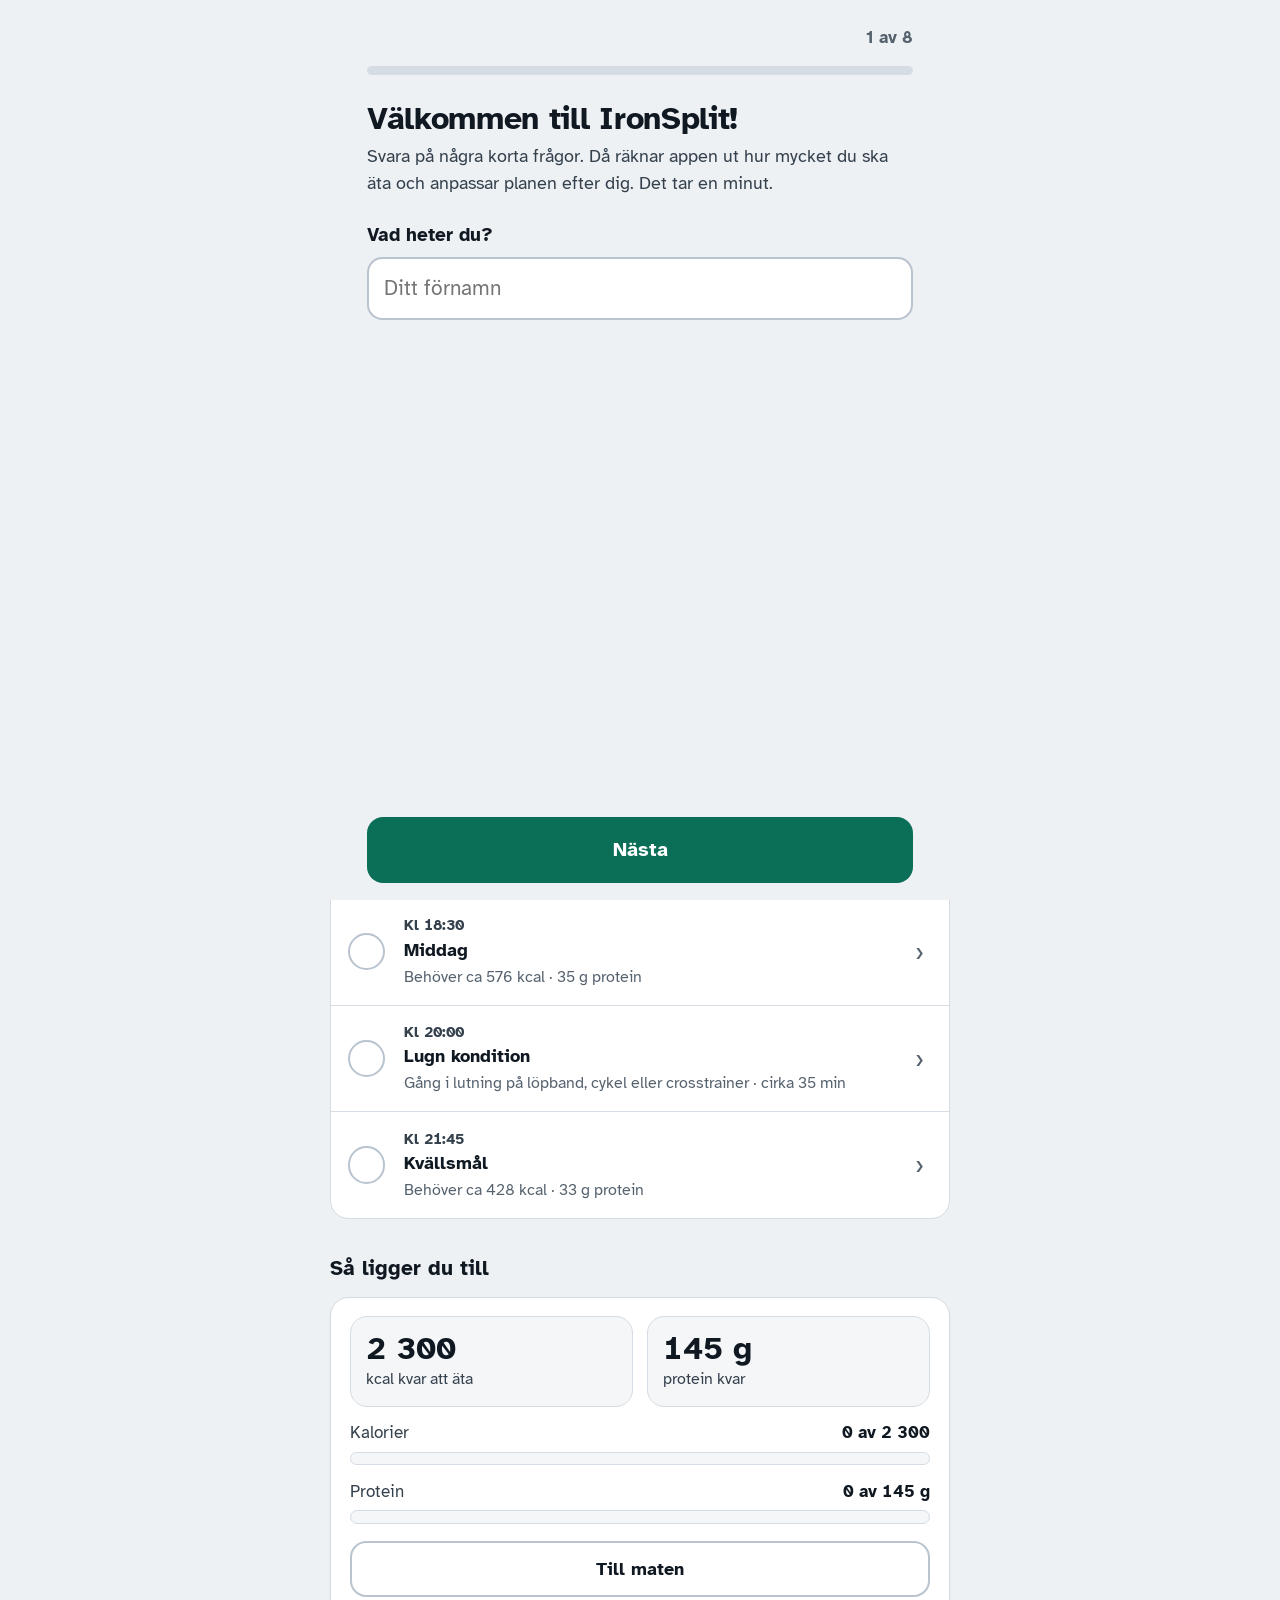
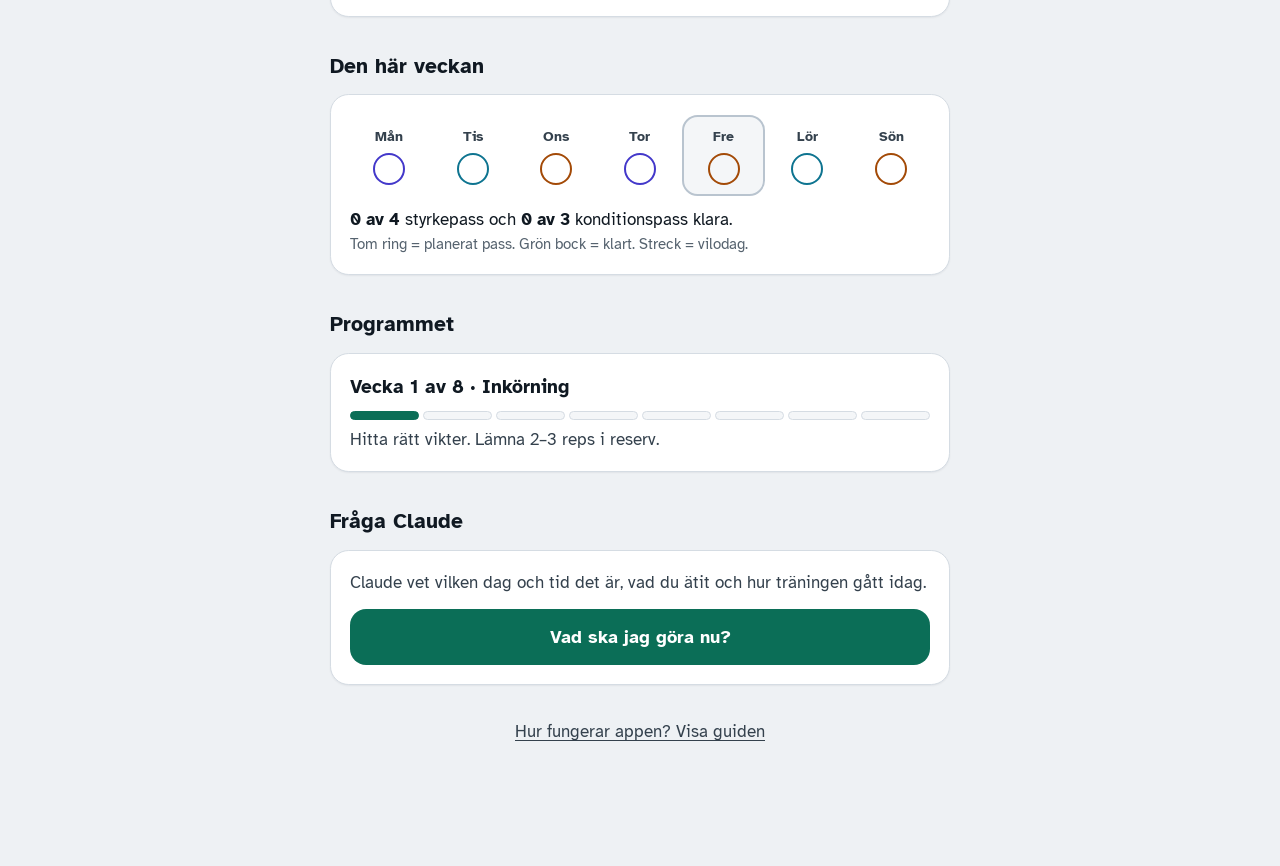
<file: ironsplit/v12.html>
<!DOCTYPE html>
<html lang="sv" data-size="normal" data-theme="light">
<head>
<meta charset="UTF-8">
<meta name="viewport" content="width=device-width,initial-scale=1,viewport-fit=cover">
<meta name="theme-color" content="#EEF1F4">
<link rel="manifest" href="manifest.webmanifest">
<link rel="apple-touch-icon" href="apple-touch-icon.png">
<meta name="apple-mobile-web-app-capable" content="yes">
<meta name="mobile-web-app-capable" content="yes">
<meta name="apple-mobile-web-app-status-bar-style" content="default">
<title>IronSplit</title>
<link rel="icon" href="data:image/svg+xml,%3Csvg xmlns='http://www.w3.org/2000/svg' viewBox='0 0 100 100'%3E%3Crect width='100' height='100' rx='26' fill='%230E1024'/%3E%3Crect x='16' y='46' width='68' height='8' rx='4' fill='%237C6CF6'/%3E%3Crect x='22' y='32' width='13' height='36' rx='6' fill='%237C6CF6'/%3E%3Crect x='65' y='32' width='13' height='36' rx='6' fill='%232DD4BF'/%3E%3C/svg%3E">
<link rel="preconnect" href="https://fonts.googleapis.com"><link rel="preconnect" href="https://fonts.gstatic.com" crossorigin>
<link href="https://fonts.googleapis.com/css2?family=Atkinson+Hyperlegible:wght@400;700&display=swap" rel="stylesheet">
<script>try{const s=JSON.parse(localStorage.getItem('is5')||'{}');document.documentElement.dataset.size=s.textSize||'normal';document.documentElement.dataset.theme=s.theme||'light'}catch(e){}</script>
<style>
/* ═════════ IronSplit 2 – lättläst, lugnt, stora mål ═════════ */
:root,[data-theme=light]{
  --bg:#EEF1F4;--surface:#FFFFFF;--surface2:#F4F6F8;--line:#D5DCE3;--line2:#B9C4CF;
  --ink:#101922;--ink2:#34414D;--muted:#56636F;
  --accent:#0B6E57;--on:#FFFFFF;
  --up:#4338CA;--leg:#0E7490;--cardio:#A34A07;--food:#C2410C;--hard:#BE123C;--ok:#137A38;
  --okbg:#E3F5E9;--warnbg:#FFF4D6;--warnline:#E9C46A;--warnink:#6B3410;
  --series-1:#2a78d6;--series-2:#eb6834;--grid:#E3E8ED;
  --shadow:0 1px 2px rgba(16,25,34,.06);
  color-scheme:light;
}
[data-theme=dark]{
  --bg:#0C1015;--surface:#151B22;--surface2:#1C232C;--line:#2A3440;--line2:#3A4654;
  --ink:#EEF2F6;--ink2:#C9D2DB;--muted:#9DA9B5;
  --accent:#3DD6AE;--on:#0C1015;
  --up:#A5B4FC;--leg:#67E8F9;--cardio:#FBBF24;--food:#FDBA74;--hard:#FDA4AF;--ok:#86EFAC;
  --okbg:#10291C;--warnbg:#2A2111;--warnline:#6B5320;--warnink:#FCDDA8;
  --series-1:#3987e5;--series-2:#d95926;--grid:#232C36;
  --shadow:none;
  color-scheme:dark;
}
html{font-size:17px;-webkit-text-size-adjust:100%}
html[data-size=stor]{font-size:19.5px}
html[data-size=xstor]{font-size:22px}
*{box-sizing:border-box;margin:0;padding:0;-webkit-tap-highlight-color:transparent}
body{font-family:'Atkinson Hyperlegible',system-ui,-apple-system,'Segoe UI',sans-serif;background:var(--bg);color:var(--ink);line-height:1.5;min-height:100vh}
button,input,textarea,select{font:inherit;color:inherit}
button{cursor:pointer}
:focus-visible{outline:3px solid var(--accent);outline-offset:2px}
b,strong{font-weight:700}
.sr{position:absolute;width:1px;height:1px;overflow:hidden;clip:rect(0 0 0 0)}

/* Störst text: lite tätare där utrymmet är trångt */
html[data-size=xstor] .tab{font-size:.7rem}
html[data-size=xstor] .wk div{font-size:.72rem}
html[data-size=xstor] .wk i{width:1.55rem;height:1.55rem}
html[data-size=xstor] .hd-sub{font-size:.8rem}
html[data-size=xstor] .hd-btn{font-size:.62rem}
/* Sidhuvud */
.hd{position:relative;z-index:40;background:var(--bg);border-bottom:1.5px solid var(--line);padding:calc(.6rem + env(safe-area-inset-top,0px)) 1.1rem .6rem}
.hd-in{max-width:620px;margin:0 auto;display:flex;align-items:center;justify-content:space-between;gap:.8rem}
.hd-date{font-size:1.05rem;font-weight:700;line-height:1.25}
.hd-sub{font-size:.9rem;color:var(--muted);font-variant-numeric:tabular-nums}
.hd-btn{flex-shrink:0;display:flex;flex-direction:column;align-items:center;gap:.1rem;min-width:3.4rem;padding:.35rem .5rem;border-radius:.9rem;border:1.5px solid var(--line2);background:var(--surface);font-size:.72rem;font-weight:700;color:var(--ink2)}
.hd-btn svg{width:1.4rem;height:1.4rem}
.hd-btn.hl{outline:3px solid var(--accent);outline-offset:2px}

/* Innehåll */
.main{padding:1.2rem 1.1rem calc(6.5rem + env(safe-area-inset-bottom,0px))}
.wrap{max-width:620px;margin:0 auto}
h1{font-size:2rem;line-height:1.15;font-weight:700;letter-spacing:-.01em}
h2{font-size:1.25rem;font-weight:700;margin:2rem 0 .7rem}
.lead{font-size:1.05rem;color:var(--ink2);margin-top:.35rem}
.small{font-size:.9rem;color:var(--muted)}
.card{background:var(--surface);border:1.5px solid var(--line);border-radius:1.1rem;padding:1.1rem;box-shadow:var(--shadow)}
.card+.card{margin-top:.8rem}
.card h3{font-size:1.1rem;font-weight:700;margin-bottom:.4rem}
.stack>*+*{margin-top:.8rem}
.row{display:flex;gap:.6rem;flex-wrap:wrap}
.row>*{flex:1 1 9rem}

/* Knappar */
.btn{display:inline-flex;align-items:center;justify-content:center;gap:.5rem;min-height:3.3rem;padding:.5rem 1.1rem;border-radius:.95rem;border:2px solid transparent;font-weight:700;font-size:1.05rem;text-decoration:none;text-align:center;line-height:1.25}
.btn.pri{background:var(--c,var(--accent));color:var(--on)}
.btn.sec{background:var(--surface);color:var(--ink);border-color:var(--line2)}
.btn.big{width:100%;min-height:3.9rem;font-size:1.15rem}
.btn.full{width:100%}
.btn:active{transform:scale(.985)}
.btn[disabled]{opacity:.55}
.lnk{background:none;border:none;color:var(--ink2);text-decoration:underline;text-underline-offset:.2em;font-size:1rem;padding:.6rem .2rem;min-height:2.8rem}
.danger{color:var(--hard)!important;border-color:var(--hard)!important}

/* Nästa steg */
.next{margin-top:1.1rem;border-radius:1.3rem;padding:1.25rem 1.2rem;background:color-mix(in srgb,var(--c) 11%,var(--surface));border:2px solid color-mix(in srgb,var(--c) 45%,var(--surface))}
.next-k{font-size:.95rem;font-weight:700;color:var(--ink2)}
.next-k .late{color:var(--hard)}
.next-t{font-size:1.75rem;font-weight:700;line-height:1.2;margin-top:.2rem}
.next-s{font-size:1.05rem;color:var(--ink2);margin:.35rem 0 1rem}

/* Dagens lista */
.ck-list{list-style:none;background:var(--surface);border:1.5px solid var(--line);border-radius:1.1rem;overflow:hidden}
.ck+.ck{border-top:1.5px solid var(--line)}
.ck button{display:grid;grid-template-columns:2.4rem 1fr 1rem;gap:.9rem;align-items:center;width:100%;text-align:left;padding:.9rem 1rem;background:none;border:none;min-height:4.2rem}
.ck-box{width:2.2rem;height:2.2rem;border-radius:50%;border:2.5px solid var(--line2);display:grid;place-items:center;font-size:1.1rem;font-weight:700;color:transparent}
.ck.ok .ck-box{background:var(--ok);border-color:var(--ok);color:var(--on)}
.ck.now .ck-box{border-color:var(--c);box-shadow:0 0 0 4px color-mix(in srgb,var(--c) 20%,transparent)}
.ck.now{background:color-mix(in srgb,var(--c) 6%,var(--surface))}
.ck-t{display:block;font-size:1.08rem;font-weight:700}
.ck.ok .ck-t{color:var(--ink2)}
.ck-s{display:block;font-size:.92rem;color:var(--muted);margin-top:.1rem}
.ck-time{display:block;font-size:.88rem;font-weight:700;color:var(--ink2);font-variant-numeric:tabular-nums}
.ck-chev{color:var(--muted);font-size:1.5rem;line-height:1}

/* Mätare */
.meter{margin-top:.2rem}
.meter-row{display:flex;justify-content:space-between;align-items:baseline;gap:.6rem;font-size:1rem;color:var(--ink2);margin-top:.8rem}
.meter-row b{color:var(--ink);font-variant-numeric:tabular-nums}
.meter-bar{height:.8rem;border-radius:.5rem;background:var(--surface2);border:1px solid var(--line);overflow:hidden;margin-top:.35rem}
.meter-bar i{display:block;height:100%;border-radius:.5rem;background:var(--mc,var(--accent))}
.left{display:grid;grid-template-columns:repeat(auto-fit,minmax(8.5rem,1fr));gap:.8rem}
.left div{background:var(--surface2);border:1.5px solid var(--line);border-radius:1rem;padding:.8rem .9rem}
.left b{display:block;font-size:1.9rem;line-height:1.1;font-variant-numeric:tabular-nums}
.left span{font-size:.92rem;color:var(--ink2)}

/* Veckan */
.wk{display:grid;grid-template-columns:repeat(7,1fr);gap:.3rem;margin-top:.2rem}
.wk div{text-align:center;padding:.5rem 0;border-radius:.8rem;font-size:.85rem;font-weight:700;color:var(--ink2)}
.wk div.today{background:var(--surface2);outline:2px solid var(--line2)}
.wk i{display:grid;place-items:center;width:1.9rem;height:1.9rem;margin:.3rem auto 0;border-radius:50%;border:2.5px solid var(--c,var(--line2));font-style:normal;font-size:.95rem;color:var(--on)}
.wk i.rest{border:none;color:var(--muted)}
.wk i.done{background:var(--ok);border-color:var(--ok)}

/* Notiser */
.note{margin-top:.8rem;padding:.8rem 1rem;border-radius:.9rem;background:var(--warnbg);border:1.5px solid var(--warnline);color:var(--warnink);font-size:1rem}
.note.ok{background:var(--okbg);border-color:color-mix(in srgb,var(--ok) 45%,transparent);color:var(--ink)}
.tag{display:inline-block;font-size:.8rem;font-weight:700;padding:.15rem .55rem;border-radius:.5rem;background:var(--surface2);border:1.5px solid var(--line2);color:var(--ink2);vertical-align:.1em;margin-left:.4rem}
.tag.ok{background:var(--okbg);border-color:transparent;color:var(--ok)}
.tag.now{background:color-mix(in srgb,var(--c) 14%,var(--surface));border-color:transparent;color:var(--ink)}

/* Programvecka */
.pw-bar{display:grid;grid-template-columns:repeat(8,1fr);gap:.25rem;margin:.6rem 0 .4rem}
.pw-bar i{height:.55rem;border-radius:.3rem;background:var(--surface2);border:1px solid var(--line)}
.pw-bar i.past{background:color-mix(in srgb,var(--accent) 50%,var(--surface))}
.pw-bar i.cur{background:var(--accent);border-color:var(--accent)}

/* Träna */
.hero{border-radius:1.3rem;padding:1.3rem 1.2rem;background:color-mix(in srgb,var(--c) 11%,var(--surface));border:2px solid color-mix(in srgb,var(--c) 45%,var(--surface));margin-top:1.1rem}
.hero-k{font-size:.95rem;font-weight:700;color:var(--ink2)}
.hero-t{font-size:1.9rem;font-weight:700;line-height:1.15;margin-top:.15rem}
.hero-s{font-size:1.05rem;color:var(--ink2);margin:.4rem 0 1.1rem}
.list{background:var(--surface);border:1.5px solid var(--line);border-radius:1.1rem;overflow:hidden}
.list>details+details,.list>.li+.li{border-top:1.5px solid var(--line)}
.list summary{list-style:none;display:grid;grid-template-columns:3.2rem 1fr auto;gap:.7rem;align-items:center;padding:.9rem 1rem;cursor:pointer;min-height:4rem}
.list summary::-webkit-details-marker{display:none}
.list summary::after{content:'';grid-column:3;grid-row:1;justify-self:end;width:.65rem;height:.65rem;border-right:2.5px solid var(--muted);border-bottom:2.5px solid var(--muted);transform:rotate(45deg);margin:0 .3rem .3rem}
.list details[open] summary::after{transform:rotate(-135deg);margin-top:.4rem}
.day-d{font-weight:700;color:var(--ink2);border-left:.3rem solid var(--c,var(--line2));padding-left:.55rem;line-height:1.8}
.day.today .day-d{color:var(--ink)}
.day-t{display:block;font-size:1.08rem;font-weight:700}
.day-s{display:block;font-size:.92rem;color:var(--muted)}
.day-in{padding:0 1rem 1.1rem}
.day-p{color:var(--ink2);margin-bottom:.5rem}
.ex-row{display:flex;justify-content:space-between;align-items:center;gap:.8rem;padding:.7rem 0;border-top:1.5px solid var(--line)}
.ex-row small{display:block;font-size:.88rem;color:var(--muted)}
.ex-row b{white-space:nowrap;font-variant-numeric:tabular-nums}
.school summary{grid-template-columns:1fr auto;font-weight:700;font-size:1.05rem}
.school summary::after{grid-column:2}
.school p{padding:0 1rem 1.1rem;color:var(--ink2)}

/* Mat */
.meal{background:var(--surface);border:1.5px solid var(--line);border-radius:1.1rem;padding:1rem 1.1rem}
.meal+.meal{margin-top:.8rem}
.meal.now{border:2px solid color-mix(in srgb,var(--food) 55%,var(--surface))}
.meal-h{display:flex;justify-content:space-between;align-items:baseline;gap:.6rem}
.meal-n{font-size:1.2rem;font-weight:700}
.meal-tm{font-weight:700;color:var(--ink2);font-variant-numeric:tabular-nums}
.meal-need{margin-top:.3rem;font-size:1rem;color:var(--ink2)}
.meal-need b{color:var(--ink)}
.foods{list-style:none;margin-top:.6rem;border-top:1.5px dashed var(--line)}
.foods li{display:flex;justify-content:space-between;gap:.8rem;padding:.45rem 0;border-bottom:1.5px dashed var(--line);font-size:1rem}
.foods li b{white-space:nowrap}
.meal .row{margin-top:.9rem}
.entry{display:flex;justify-content:space-between;align-items:center;gap:.6rem;padding:.6rem 0;border-top:1.5px solid var(--line)}
.entry:first-child{border-top:none}
.x{min-width:2.8rem;min-height:2.8rem;border-radius:.8rem;border:1.5px solid var(--line2);background:var(--surface);font-size:1.1rem;color:var(--ink2)}
textarea.inp{min-height:5rem;resize:vertical}
.inp{width:100%;padding:.8rem .9rem;border-radius:.9rem;border:2px solid var(--line2);background:var(--surface);font-size:1.05rem;outline:none}
.inp:focus{border-color:var(--accent)}
details.more>summary{list-style:none;cursor:pointer;font-weight:700;font-size:1.05rem;padding:.2rem 0;min-height:2.6rem;display:flex;align-items:center;justify-content:space-between}
details.more>summary::-webkit-details-marker{display:none}
details.more>summary::after{content:'Visa';font-size:.9rem;font-weight:700;color:var(--ink2);text-decoration:underline}
details.more[open]>summary::after{content:'Dölj'}

/* Stegare (vikt, mål) */
.stepper{display:grid;grid-template-columns:4.2rem 1fr 4.2rem;gap:.6rem;align-items:stretch}
.stepper>button{min-height:4.2rem;border-radius:1rem;border:2px solid var(--line2);background:var(--surface2);font-size:2rem;font-weight:400;color:var(--ink)}
.st-val{position:relative}
.st-val input{width:100%;height:100%;min-height:4.2rem;border-radius:1rem;border:2px solid var(--c,var(--accent));background:var(--surface);text-align:center;font-size:2rem;font-weight:700;outline:none;font-variant-numeric:tabular-nums;padding:0 2.6rem 0 .6rem;-moz-appearance:textfield}
.st-val input::-webkit-outer-spin-button,.st-val input::-webkit-inner-spin-button{-webkit-appearance:none;margin:0}
.st-val em{position:absolute;right:.9rem;top:50%;transform:translateY(-50%);font-style:normal;color:var(--muted);font-size:1rem}
.st-lbl{display:flex;justify-content:space-between;align-items:baseline;gap:.6rem;margin:1.1rem 0 .5rem;font-weight:700;font-size:1.05rem}
.st-lbl small{font-weight:400;font-size:.85rem;color:var(--muted)}

/* Min kropp */
.big-num{font-size:2.6rem;font-weight:700;line-height:1.1;font-variant-numeric:tabular-nums}
.big-num small{font-size:1.1rem;color:var(--ink2);font-weight:700}
.chart{position:relative;margin-top:.6rem;touch-action:pan-y}
.chart svg{display:block;width:100%;height:auto;overflow:visible}
.chart .ax{font-size:.78rem;fill:var(--muted);font-family:inherit}
.legend{display:flex;gap:1.2rem;flex-wrap:wrap;font-size:.92rem;color:var(--ink2);margin-top:.4rem}
.legend span{display:inline-flex;align-items:center;gap:.45rem}
.legend i{display:inline-block}
.lg-dot{width:.7rem;height:.7rem;border-radius:50%;background:var(--series-2)}
.lg-line{width:1.3rem;height:2px;background:var(--series-1);border-radius:1px}
.tip{position:absolute;top:0;pointer-events:none;background:var(--surface);border:1.5px solid var(--line2);border-radius:.8rem;padding:.5rem .7rem;font-size:.88rem;box-shadow:0 4px 14px rgba(0,0,0,.14);white-space:nowrap;display:none}
.tip b{display:block;font-size:.92rem}
.tip span{display:flex;align-items:center;gap:.4rem;color:var(--ink2)}
table.tbl{width:100%;border-collapse:collapse;margin-top:.5rem;font-variant-numeric:tabular-nums}
.tbl th,.tbl td{text-align:left;padding:.45rem .2rem;border-bottom:1.5px solid var(--line);font-size:.95rem}
.tbl th{color:var(--ink2);font-weight:700}
.rec{display:flex;justify-content:space-between;gap:.8rem;padding:.65rem 0;border-top:1.5px solid var(--line)}
.rec:first-child{border-top:none}
.rec b{white-space:nowrap}
.hist-l{font-size:.9rem;color:var(--muted);margin-top:.2rem}

/* Inställningar */
.seg{display:grid;grid-template-columns:repeat(auto-fit,minmax(5.5rem,1fr));gap:.5rem;margin-top:.5rem}
.seg button{min-height:3.3rem;border-radius:.9rem;border:2px solid var(--line2);background:var(--surface);font-weight:700;padding:.3rem}
.seg button[aria-pressed=true]{border-color:var(--accent);background:color-mix(in srgb,var(--accent) 12%,var(--surface))}
.set+.set{border-top:1.5px solid var(--line);margin-top:1rem;padding-top:1rem}
.set label,.set .set-t{display:block;font-weight:700;font-size:1.05rem}
.set p{font-size:.92rem;color:var(--muted);margin-top:.15rem}
.set .inp{margin-top:.5rem}
.switch{display:flex;align-items:center;justify-content:space-between;gap:1rem;width:100%;background:none;border:none;text-align:left;padding:0}
.switch i{flex-shrink:0;width:3.4rem;height:2rem;border-radius:1rem;background:var(--line2);position:relative}
.switch i::after{content:'';position:absolute;top:.2rem;left:.2rem;width:1.6rem;height:1.6rem;border-radius:50%;background:#fff;transition:transform .2s}
.switch[aria-checked=true] i{background:var(--accent)}
.switch[aria-checked=true] i::after{transform:translateX(1.4rem)}

/* Navigering */
.nav{position:fixed;left:0;right:0;bottom:0;z-index:45;background:var(--surface);border-top:1.5px solid var(--line);padding:.3rem .4rem calc(.3rem + env(safe-area-inset-bottom,0px))}
.nav-in{max-width:620px;margin:0 auto;display:grid;grid-template-columns:repeat(4,1fr);gap:.3rem}
.tab{display:flex;flex-direction:column;align-items:center;gap:.15rem;padding:.45rem .2rem;border:none;background:none;border-radius:.9rem;font-size:.82rem;font-weight:700;color:var(--muted);min-height:3.8rem}
.tab svg{width:1.6rem;height:1.6rem}
.tab.on{background:color-mix(in srgb,var(--accent) 13%,var(--surface));color:var(--ink)}
.tab.on svg{color:var(--accent)}
.tab.hl{outline:3px solid var(--accent);outline-offset:1px}

/* Toast */
.toast{position:fixed;left:50%;top:calc(.8rem + env(safe-area-inset-top,0px));transform:translate(-50%,-1rem);opacity:0;z-index:130;max-width:calc(100% - 2rem);padding:.8rem 1.2rem;border-radius:1rem;background:var(--ink);color:var(--bg);font-weight:700;font-size:1rem;pointer-events:none;transition:.25s;text-align:center}
.toast.show{opacity:1;transform:translate(-50%,0)}

/* Dialog / ark (även måltidsredigeraren) */
.sheet-bg{position:fixed;inset:0;z-index:80;background:rgba(10,14,20,.5);display:none}
.sheet-bg.show{display:block}
.sheet{position:absolute;left:0;right:0;bottom:0;max-height:92vh;overflow-y:auto;max-width:620px;margin:0 auto;padding:.8rem 1.2rem calc(1.4rem + env(safe-area-inset-bottom,0px));border-radius:1.4rem 1.4rem 0 0;background:var(--surface);border:1.5px solid var(--line);border-bottom:none}
.sh-grip{width:3rem;height:.3rem;border-radius:.2rem;background:var(--line2);margin:0 auto 1rem}
.sh-top{display:flex;justify-content:space-between;align-items:flex-start;gap:.8rem}
.sh-t{font-size:1.5rem;font-weight:700;line-height:1.2}
.sh-x{min-height:2.8rem;padding:0 1rem;border-radius:.8rem;border:1.5px solid var(--line2);background:var(--surface);font-weight:700}
.sh-sub{font-size:.95rem;color:var(--ink2);margin-top:.2rem}
.gap{margin-top:.8rem;padding:.8rem 1rem;border-radius:.9rem;background:var(--warnbg);border:1.5px solid var(--warnline);color:var(--warnink);font-size:1rem}
.gap.ok{background:var(--okbg);border-color:color-mix(in srgb,var(--ok) 45%,transparent);color:var(--ink)}
.items{margin-top:1rem;border:1.5px solid var(--line);border-radius:1rem;overflow:hidden}
.item{display:grid;grid-template-columns:1fr 7.2rem 2.8rem;gap:.5rem;align-items:center;padding:.7rem .8rem}
.item+.item{border-top:1.5px solid var(--line)}
.item-n{font-weight:700}
.item-m{font-size:.85rem;color:var(--muted)}
.field{position:relative}
.field input{width:100%;padding:.75rem 2.8rem .75rem .75rem;border-radius:.8rem;border:2px solid var(--line2);background:var(--surface);font-size:1.05rem;outline:none;font-variant-numeric:tabular-nums}
.field input:focus{border-color:var(--accent)}
.field em{position:absolute;right:.7rem;top:50%;transform:translateY(-50%);font-style:normal;font-size:.8rem;color:var(--muted)}
.item-x{min-height:2.8rem;border-radius:.8rem;border:1.5px solid var(--line2);background:var(--surface);color:var(--ink2)}
.empty{padding:1rem;text-align:center;color:var(--muted)}
.adders{display:grid;grid-template-columns:repeat(4,1fr);gap:.45rem;margin-top:.9rem}
.adders button{min-height:4.2rem;border-radius:1rem;border:2px solid var(--line2);background:var(--surface2);font-size:.88rem;font-weight:700;display:flex;flex-direction:column;align-items:center;justify-content:center;gap:.2rem}
.adders button span{font-size:1.3rem}
.adders button.on{border-color:var(--accent);background:color-mix(in srgb,var(--accent) 12%,var(--surface))}
.panel{margin-top:.8rem;padding:.8rem;border-radius:1rem;background:var(--surface2);border:1.5px solid var(--line)}
.res{margin-top:.6rem;display:grid;gap:.35rem;max-height:18rem;overflow-y:auto}
.res button{display:flex;justify-content:space-between;align-items:center;gap:.6rem;text-align:left;padding:.7rem .8rem;min-height:3rem;border-radius:.8rem;border:1.5px solid var(--line);background:var(--surface);font-size:1rem}
.res button small{font-size:.8rem;color:var(--muted);text-align:right}
.res .src{font-size:.85rem;font-weight:700;color:var(--ink2);padding:.4rem .2rem 0}
.mgrid{display:grid;grid-template-columns:1fr 1fr;gap:.5rem;margin-top:.5rem}
.mgrid .field input{padding-right:4rem}
.add-btn{min-height:3.2rem;border-radius:.8rem;border:none;background:var(--accent);color:var(--on);font-weight:700;padding:0 1rem}
.sh-btns{display:grid;gap:.6rem;margin-top:1.1rem}
.sh-btns button{min-height:3.5rem;border-radius:1rem;border:2px solid var(--line2);background:var(--surface);font-weight:700;font-size:1.05rem}
.sh-btns button.pri{background:var(--accent);border-color:var(--accent);color:var(--on)}

/* Skanner */
.scan{position:fixed;inset:0;z-index:95;background:#000;display:none;flex-direction:column}
.scan.show{display:flex}
.scan video{flex:1;width:100%;object-fit:cover}
.scan-box{position:absolute;left:50%;top:40%;transform:translate(-50%,-50%);width:80%;max-width:360px;height:11rem;border:3px solid #fff;border-radius:1.2rem;box-shadow:0 0 0 2000px rgba(0,0,0,.45)}
.scan-box i{position:absolute;left:6%;right:6%;height:2px;background:#fff;top:50%}
.scan-ui{position:absolute;left:1rem;right:1rem;bottom:calc(1.2rem + env(safe-area-inset-bottom,0px));display:grid;gap:.6rem}
.scan-msg{text-align:center;color:#fff;background:rgba(0,0,0,.6);padding:.8rem;border-radius:.9rem;font-size:1.05rem}
.scan-row{display:grid;grid-template-columns:1fr auto;gap:.5rem}
.scan-row input{padding:.9rem;border-radius:.9rem;border:2px solid #fff;background:#111;color:#fff;font-size:1.1rem}
.scan-row button,.scan-close{min-height:3.4rem;padding:0 1.2rem;border-radius:.9rem;border:none;background:#fff;color:#000;font-weight:700;font-size:1.05rem}
.scan-close{background:#333;color:#fff}

/* Guide */
.guide{position:fixed;inset:0;z-index:60;display:none;background:rgba(10,14,20,.45)}
.guide.show{display:block}
.g-card{position:absolute;left:1rem;right:1rem;bottom:calc(5.4rem + env(safe-area-inset-bottom,0px));max-width:580px;margin:0 auto;padding:1.3rem 1.2rem 1.1rem;border-radius:1.3rem;background:var(--surface);border:2px solid var(--accent);box-shadow:0 12px 40px rgba(0,0,0,.25)}
.g-card.top{bottom:auto;top:calc(5rem + env(safe-area-inset-top,0px))}
.g-ic{font-size:2rem}
.g-t{font-size:1.4rem;font-weight:700;margin-top:.3rem;line-height:1.25}
.g-d{font-size:1.05rem;color:var(--ink2);margin-top:.4rem}
.g-foot{display:flex;align-items:center;justify-content:space-between;gap:.8rem;margin-top:1.1rem}
.g-n{font-size:.95rem;font-weight:700;color:var(--muted)}
.g-btns{display:flex;gap:.5rem}
.g-skip{position:absolute;top:.6rem;right:.6rem}

/* ═════════ Tränarläget ═════════ */
.coach-ov{position:fixed;inset:0;z-index:100;display:none;flex-direction:column;background:var(--bg);color:var(--ink);--c:var(--accent)}
.coach-ov.show{display:flex}
.co-top{display:grid;grid-template-columns:auto 1fr auto;align-items:center;gap:.6rem;padding:calc(.6rem + env(safe-area-inset-top,0px)) 1rem .6rem;max-width:620px;width:100%;margin:0 auto}
.co-x,.co-snd{min-height:3rem;min-width:3rem;padding:0 .9rem;border-radius:.9rem;border:1.5px solid var(--line2);background:var(--surface);font-weight:700;font-size:1rem}
.co-snd{font-size:1.25rem;padding:0}
.co-where{text-align:center;font-weight:700;color:var(--ink2);font-size:1rem}
.co-bar{height:.55rem;border-radius:.3rem;background:var(--surface2);border:1px solid var(--line);overflow:hidden;max-width:588px;width:calc(100% - 2rem);align-self:center}
.co-bar i{display:block;height:100%;background:var(--c)}
.co-body{flex:1;overflow-y:auto;-webkit-overflow-scrolling:touch;padding:1.3rem 1.1rem 1rem;max-width:620px;width:100%;margin:0 auto}
.co-foot{padding:.6rem 1.1rem calc(.8rem + env(safe-area-inset-bottom,0px));max-width:620px;width:100%;margin:0 auto;display:grid;gap:.1rem;border-top:1.5px solid var(--line);background:var(--bg)}
.co-btn{width:100%;min-height:4rem;border-radius:1rem;border:none;background:var(--c);color:var(--on);font-size:1.2rem;font-weight:700}
.co-btn:active{transform:scale(.985)}
.co-links{display:flex;justify-content:space-between;gap:.5rem;flex-wrap:wrap}
.co-link{background:none;border:none;color:var(--ink2);font-size:1rem;padding:.6rem .3rem;min-height:2.9rem;text-decoration:underline;text-underline-offset:.2em}
.co-kicker{font-size:1rem;font-weight:700;color:var(--ink2)}
.co-h{font-size:2rem;font-weight:700;line-height:1.15;margin-top:.2rem}
.co-p{font-size:1.1rem;color:var(--ink2);margin-top:.5rem}
.co-p b{color:var(--ink)}
.co-gym{display:inline-block;margin-top:.8rem;padding:.55rem .8rem;border-radius:.8rem;background:var(--surface);border:1.5px solid var(--line2);font-size:1rem;color:var(--ink2)}
.co-gym b{color:var(--ink)}
.co-card{margin-top:1rem;padding:1rem 1.1rem;border-radius:1.1rem;background:var(--surface);border:1.5px solid var(--line)}
.co-card h3{font-size:1.05rem;font-weight:700;margin-bottom:.5rem;color:var(--ink)}
.co-note{color:var(--warnink)!important;background:var(--warnbg);padding:.5rem .7rem;border-radius:.7rem;margin-top:.7rem}
.co-steps{list-style:none;display:grid;gap:.7rem;counter-reset:s}
.co-steps li{display:grid;grid-template-columns:2rem 1fr;gap:.7rem;font-size:1.05rem;counter-increment:s}
.co-steps li::before{content:counter(s);width:1.9rem;height:1.9rem;border-radius:50%;background:var(--c);color:var(--on);display:grid;place-items:center;font-size:.95rem;font-weight:700}
.co-steps.small li{font-size:.98rem}
.co-tempo{margin-top:.8rem;font-size:1rem;color:var(--ink2)}
.co-dl{display:grid;grid-template-columns:auto 1fr;gap:.5rem 1rem;font-size:1.05rem}
.co-dl dt{font-weight:700}
.co-dl dd{color:var(--ink2)}
.co-sug{margin-top:1rem;padding:.9rem 1rem;border-radius:1rem;background:var(--okbg);border:1.5px solid color-mix(in srgb,var(--ok) 40%,transparent);font-size:1.05rem}
.co-sug.amber{background:var(--warnbg);border-color:var(--warnline);color:var(--warnink)}
.co-video{display:flex;align-items:center;justify-content:center;margin-top:.9rem;min-height:3.4rem;border-radius:1rem;border:2px solid var(--line2);background:var(--surface);font-weight:700;color:var(--ink);text-decoration:none;font-size:1.05rem}
.co-more summary{font-weight:700;cursor:pointer;list-style:none;min-height:2rem;text-decoration:underline}
.co-more summary::-webkit-details-marker{display:none}
.co-more[open] summary{margin-bottom:.7rem}
.coach-ov .stepper>button{background:var(--surface)}
.coach-ov .st-val input{border-color:var(--c)}
.co-clock{font-size:4rem;font-weight:700;text-align:center;margin-top:1.2rem;font-variant-numeric:tabular-nums;line-height:1.1}
.co-clock.big{font-size:5.2rem;margin-top:.4rem}
.co-center{text-align:center}
.co-tip{font-size:1.05rem;color:var(--ink2);margin-top:.8rem}
.co-tip b{color:var(--ink);font-variant-numeric:tabular-nums}
.ring{position:relative;width:min(15rem,66vw);aspect-ratio:1;margin:.8rem auto 0}
.ring svg{width:100%;height:100%;transform:rotate(-90deg)}
.ring-bg{fill:none;stroke:var(--surface2);stroke-width:14}
.ring-fg{fill:none;stroke:var(--c);stroke-width:14;stroke-linecap:round;transition:stroke-dashoffset .3s linear}
.ring-t{position:absolute;inset:0;display:grid;place-items:center;font-size:3.6rem;font-weight:700;font-variant-numeric:tabular-nums}
.co-restbar{display:flex;justify-content:space-between;align-items:center;gap:.8rem;padding:.7rem 1rem;border-radius:1rem;background:var(--warnbg);border:1.5px solid var(--warnline);color:var(--warnink);margin-bottom:1rem;font-size:1rem}
.co-restbar b{font-size:1.5rem;font-variant-numeric:tabular-nums}
.rate{display:grid;gap:.7rem;margin-top:1.1rem}
.rate button{display:grid;grid-template-columns:3rem 1fr;gap:.8rem;align-items:center;text-align:left;padding:1rem;min-height:5.2rem;border-radius:1.1rem;border:2px solid var(--line2);background:var(--surface)}
.rate button:active{border-color:var(--c)}
.rate span{font-size:2.2rem;line-height:1}
.rate b{display:block;font-size:1.2rem}
.rate small{display:block;font-size:1rem;color:var(--ink2)}
.co-tiles{display:grid;grid-template-columns:repeat(auto-fit,minmax(6rem,1fr));gap:.6rem;margin-top:1.1rem}
.co-tiles div{padding:.9rem .5rem;border-radius:1rem;background:var(--surface);border:1.5px solid var(--line);text-align:center}
.co-tiles b{display:block;font-size:1.9rem;line-height:1.1}
.co-tiles span{font-size:.92rem;color:var(--ink2)}
.co-switch{display:flex;align-items:center;justify-content:space-between;gap:1rem;width:100%;margin-top:1rem;padding:1rem 1.1rem;border-radius:1.1rem;border:1.5px solid var(--line);background:var(--surface);text-align:left}
.co-switch b{display:block;font-size:1.05rem}
.co-switch small{display:block;font-size:.95rem;color:var(--ink2)}
.co-switch i{flex-shrink:0;width:3.4rem;height:2rem;border-radius:1rem;background:var(--line2);position:relative}
.co-switch i::after{content:'';position:absolute;top:.2rem;left:.2rem;width:1.6rem;height:1.6rem;border-radius:50%;background:#fff;transition:transform .2s}
.co-switch[aria-checked=true] i{background:var(--c)}
.co-switch[aria-checked=true] i::after{transform:translateX(1.4rem)}
.c-phase{font-size:3.4rem;font-weight:700;text-align:center;color:var(--c);margin-top:.8rem;line-height:1.05}

@media (prefers-reduced-motion:reduce){*{transition:none!important;animation:none!important}}

/* ═════════ ONBOARDING ═════════ */
.onb{position:fixed;inset:0;z-index:70;display:none;background:var(--bg)}
.onb.show{display:block}
.ob-in{max-width:580px;margin:0 auto;height:100%;display:flex;flex-direction:column;padding:calc(.8rem + env(safe-area-inset-top,0px)) 1rem calc(1rem + env(safe-area-inset-bottom,0px))}
.ob-top{display:flex;justify-content:space-between;align-items:center;min-height:2.8rem}
.ob-back{font-size:1.05rem}
.ob-n{font-weight:700;color:var(--muted)}
.ob-bar{height:.5rem;border-radius:1rem;background:var(--line);overflow:hidden;margin:.3rem 0 1rem}
.ob-bar i{display:block;height:100%;background:var(--accent);border-radius:1rem;transition:width .25s}
.ob-body{flex:1;overflow-y:auto;padding-bottom:1rem}
.ob-q{font-size:1.9rem;line-height:1.2;margin:.4rem 0 .2rem}
.ob-lbl{display:block;font-weight:700;font-size:1.1rem;margin:1.4rem 0 .5rem}
.ob-inp{font-size:1.25rem;min-height:3.6rem}
.ob-st{margin-top:1.4rem}
.ob-hint{text-align:center;margin-top:.5rem}
.ob-opts{display:grid;gap:.7rem;margin-top:1.2rem}
.ob-opt{display:flex;flex-direction:column;align-items:flex-start;gap:.2rem;text-align:left;min-height:4.2rem;padding:.9rem 1.1rem;border-radius:1rem;border:2px solid var(--line2);background:var(--surface);color:var(--ink)}
.ob-opt b{font-size:1.2rem}
.ob-opt span{color:var(--ink2);font-size:1rem}
.ob-opt[aria-pressed=true]{border-color:var(--accent);background:color-mix(in srgb,var(--accent) 12%,var(--surface))}
.ob-seg{margin-top:1.2rem}
.ob-res{display:grid;grid-template-columns:1fr 1fr;gap:.7rem;margin:1.2rem 0 .6rem}
.ob-res div{background:var(--surface);border:2px solid var(--accent);border-radius:1rem;padding:1rem;text-align:center}
.ob-res b{display:block;font-size:2rem;line-height:1.1}
.ob-res span{color:var(--ink2)}
.ob-card{margin-top:1rem}
.ob-foot{padding-top:.6rem}
</style>
</head>
<body>
<header class="hd" id="hd"></header>
<main class="main"><div class="wrap" id="view"></div></main>
<nav class="nav" id="tabbar" aria-label="Huvudmeny"></nav>
<div class="toast" id="toast" role="status" aria-live="polite"></div>
<div class="guide" id="guide"></div>
<div class="onb" id="onb"></div>
<div class="coach-ov" id="coach" role="dialog" aria-modal="true" aria-label="Tränarläge"></div>
<div class="sheet-bg" id="sheet-bg" onclick="if(event.target===this)closeSheet()"><div class="sheet" id="sheet" role="dialog" aria-modal="true"></div></div>
<div class="sheet-bg" id="dlg-bg" onclick="if(event.target===this)closeDlg()"><div class="sheet" id="dlg" role="dialog" aria-modal="true"></div></div>
<div class="scan" id="scan"><video id="scan-v" playsinline muted></video><div class="scan-box"><i></i></div>
  <div class="scan-ui"><div class="scan-msg" id="scan-msg">Startar kameran…</div>
  <div class="scan-row"><input id="scan-code" type="number" inputmode="numeric" placeholder="Eller skriv streckkoden" aria-label="Streckkod"><button onclick="manualCode()">Sök</button></div>
  <button class="scan-close" onclick="stopScan()">Avbryt</button></div></div>
<script>
/* ═════════ TRÄNINGSSCHEMA ═════════ */
const C_UP='var(--up)', C_LEG='var(--leg)', C_CARDIO='var(--cardio)', C_FOOD='var(--food)';
const E=(n,sv,s,r,rest,note)=>({n,sv,s,r,rest,note});
const SESSIONS=[
  {id:'upA',name:'Upper A',sv:'Överkropp · styrka',day:'Måndag',short:'Mån',dow:1,c:C_UP,
   focus:'Tyngre vikter, färre reps. Sista setet ska lämna 1–2 reps i reserv.',
   groups:[
    {t:'Bröst',ex:[E('Machine Chest Press','Bröstpress i maskin',3,'6–10',150)]},
    {t:'Rygg',ex:[E('Lat Pulldown','Latsdrag, brett grepp',3,'6–10',150),E('Seated Cable Row','Sittande kabelrodd',3,'8–12',120)]},
    {t:'Axlar',ex:[E('Machine Shoulder Press','Axelpress i maskin',3,'6–10',150),E('Cable Lateral Raise','Sidolyft i kabel',3,'12–20',75)]},
    {t:'Armar',ex:[E('Dumbbell Biceps Curl','Bicepscurl med hantlar',3,'8–12',75,'Enda fria vikten i programmet – säker och ger bra rörelse.'),E('Cable Triceps Pushdown','Tricepspress i kabel',3,'8–12',75)]},
    {t:'Mage',ex:[E('Cable Crunch','Crunch i kabel',3,'10–15',60)]},
   ]},
  {id:'legA',name:'Legs A',sv:'Ben · styrka',day:'Tisdag',short:'Tis',dow:2,c:C_LEG,
   focus:'Tunga basövningar först. Vila ordentligt mellan seten.',
   groups:[
    {t:'Framsida lår',ex:[E('Leg Press','Benpress',4,'6–10',180),E('Leg Extension','Bensträck',3,'10–15',75)]},
    {t:'Baksida lår',ex:[E('Seated Leg Curl','Lårcurl, sittande',3,'8–12',90)]},
    {t:'Säte',ex:[E('Hip Thrust Machine','Höftlyft i maskin',3,'8–12',120)]},
    {t:'Vader',ex:[E('Standing Calf Raise Machine','Stående vadpress i maskin',4,'8–12',75)]},
    {t:'Mage',ex:[E('Cable Crunch','Crunch i kabel',3,'10–15',60)]},
   ]},
  {id:'upB',name:'Upper B',sv:'Överkropp · volym',day:'Torsdag',short:'Tor',dow:4,c:C_UP,
   focus:'Fler reps, kortare vila, fler vinklar. Jaga pumpen.',
   groups:[
    {t:'Bröst',ex:[E('Incline Chest Press Machine','Lutande bröstpress i maskin',3,'8–12',120),E('Pec Deck','Butterfly i maskin',2,'12–15',75)]},
    {t:'Rygg',ex:[E('Close-Grip Lat Pulldown','Latsdrag, smalt grepp',3,'8–12',120),E('High Row Machine','Rodd i maskin, högt drag',3,'8–12',120)]},
    {t:'Axlar',ex:[E('Machine Lateral Raise','Sidolyft i maskin',3,'12–20',60),E('Face Pull','Face pull i kabel med rep',3,'15–20',60,'Bakre axlar & hållning – skyddar axlarna när du pressar tungt.')]},
    {t:'Armar',ex:[E('Cable Biceps Curl','Bicepscurl i kabel',3,'10–15',60),E('Overhead Cable Triceps Extension','Tricepsextension över huvudet, kabel',3,'10–15',60)]},
    {t:'Mage',ex:[E('Cable Crunch','Crunch i kabel',3,'10–15',60)]},
   ]},
  {id:'legB',name:'Legs B',sv:'Ben · volym',day:'Lördag',short:'Lör',dow:6,c:C_LEG,
   focus:'Andra maskiner än Legs A, fler reps. Stärker även ländryggen.',
   groups:[
    {t:'Framsida lår',ex:[E('Hack Squat Machine','Hack squat i maskin',3,'8–12',150),E('Leg Extension','Bensträck',3,'12–15',60)]},
    {t:'Baksida lår & ländrygg',ex:[E('Lying Leg Curl','Lårcurl, liggande',3,'10–15',75),E('45° Back Extension','Rygglyft i bänk, 45°',3,'12–15',75,'Egen kroppsvikt räcker länge. Håll en viktskiva mot bröstet när det blir lätt.')]},
    {t:'Säte',ex:[E('Hip Abduction Machine','Höftabduktion i maskin',3,'15–20',60)]},
    {t:'Vader',ex:[E('Seated Calf Raise Machine','Sittande vadpress i maskin',4,'12–20',60)]},
    {t:'Mage',ex:[E('Ab Machine','Magmaskin',3,'10–15',60)]},
   ]},
];
const CARDIO=[
  {id:'int',dow:3,day:'Onsdag',short:'Ons',name:'Intervaller',c:C_CARDIO,min:28,
   how:['5 min lugn uppvärmning','6 × 1 min hårt / 2 min lätt','5 min nedvarvning'],
   what:'Cykel, roddmaskin eller crosstrainer',why:'Höjer konditionen snabbast. Ligger långt från benpassen.'},
  {id:'z2a',dow:5,day:'Fredag',short:'Fre',name:'Lugn kondition',c:C_CARDIO,min:35,
   how:['30–40 min i jämnt tempo','Du ska kunna prata i hela meningar'],
   what:'Gång i lutning på löpband, cykel eller crosstrainer',why:'Bygger uthållighet och bränner fett utan att störa lördagens benpass.'},
  {id:'z2b',dow:0,day:'Söndag',short:'Sön',name:'Lugn kondition',c:C_CARDIO,min:35,
   how:['30–45 min i jämnt tempo','Gärna en lång promenad ute'],
   what:'Promenad, cykel eller crosstrainer',why:'Aktiv återhämtning – ökar blodflödet till trötta muskler.'},
];
const WEEK=[['Mån',1],['Tis',2],['Ons',3],['Tor',4],['Fre',5],['Lör',6],['Sön',0]];
let TRAIN_TIME='20:00';

/* ═════════ ÖVNINGSBESKRIVNINGAR ═════════ */
const YT=id=>id.startsWith('shorts/')?'https://www.youtube.com/'+id:'https://www.youtube.com/watch?v='+id;
const INFO={
 'Machine Chest Press':{set:'Ställ sätet så att handtagen är i höjd med mitten av bröstet.',how:['Pressa skulderbladen bakåt och ner mot ryggstödet.','Pressa ut tills armarna är nästan raka – lås inte armbågarna.','Sänk kontrollerat på 2–3 sek tills du känner stretch i bröstet.'],miss:'Axlarna åker fram eller rumpan lyfter från sätet.',mus:'Bröst, främre axlar, triceps',v:'xUm0BiZCWlQ'},
 'Incline Chest Press Machine':{set:'Ställ sätet så att handtagen är i höjd med övre bröstet.',how:['Skulderbladen bak och ner, bröstet upp.','Pressa snett uppåt till nästan raka armar.','Sänk långsamt och känn stretch i övre bröstet.'],miss:'Axlarna rullar fram och tar över.',mus:'Övre bröst, främre axlar, triceps',v:'dbCmjFRXgkA'},
 'Pec Deck':{set:'Sätet så att handtagen är i bröstnivå. Lätt böjda armbågar.',how:['Bröstet upp, skulderbladen bak.','För ihop armarna i en båge – som att krama ett träd.','Öppna långsamt tills du känner stretch.'],miss:'Går för långt bakåt så att axlarna tar över.',mus:'Bröst',v:'JYmszQs-mRs'},
 'Lat Pulldown':{set:'Lårdynan tätt mot låren. Grepp lite bredare än axlarna.',how:['Luta överkroppen lätt bakåt, bröstet upp.','Dra stången mot övre bröstet genom att föra armbågarna ner och bak.','Släpp upp kontrollerat till raka armar.'],miss:'Gungar med kroppen eller drar stången bakom nacken.',mus:'Latissimus, biceps, bakre axlar',v:'shorts/2DgI6YwK_Xg'},
 'Close-Grip Lat Pulldown':{set:'V-handtag eller smalt grepp. Lårdynan tätt.',how:['Bröstet upp, lätt bakåtlutning.','Dra handtaget mot övre bröstet med armbågarna nära kroppen.','Sträck upp kontrollerat.'],miss:'Gungar eller drar mest med biceps.',mus:'Latissimus, mitten av ryggen, biceps'},
 'Seated Cable Row':{set:'Fötterna mot plattan, lätt böjda knän, rak rygg.',how:['Dra handtaget mot naveln.','Pressa ihop skulderbladen i slutläget.','Sträck armarna och låt skulderbladen glida isär.'],miss:'Kastar överkroppen bakåt för att få upp vikten.',mus:'Mitten av ryggen, latissimus, biceps',v:'GZbfZ033f74'},
 'High Row Machine':{set:'Bröstet mot dynan. Sätet så att handtagen är ovanför axlarna.',how:['Dra ner och bak mot övre bröstet.','Armbågarna lite ut åt sidorna.','Kläm skulderbladen och släpp kontrollerat.'],miss:'Lyfter axlarna mot öronen.',mus:'Övre rygg, latissimus, bakre axlar'},
 'Machine Shoulder Press':{set:'Sätet så att handtagen är i axelhöjd.',how:['Ryggen mot dynan, magen spänd.','Pressa rakt upp till nästan raka armar.','Sänk till ungefär 90° i armbågen.'],miss:'Svankar kraftigt eller pressar för snabbt.',mus:'Främre och mellersta axlar, triceps',v:'Wqq43dKW1TU'},
 'Cable Lateral Raise':{set:'Kabeln i lägsta läget. Stå med sidan mot maskinen, handtaget i bortre handen.',how:['Lätt böjd armbåge.','Lyft ut åt sidan till axelhöjd – låt armbågen leda.','Sänk långsamt, låt inte vikten slå i.'],miss:'Rycker med kroppen eller lyfter över axelhöjd.',mus:'Mellersta axlarna',v:'Z5FA9aq3L6A'},
 'Machine Lateral Raise':{set:'Axelleden i linje med maskinens axel, dynorna mot utsidan av armarna.',how:['Lyft armarna åt sidan till axelhöjd.','Håll 1 sek.','Sänk långsamt.'],miss:'Drar upp axlarna eller tar för tung vikt.',mus:'Mellersta axlarna',v:'NNAs8jx_zJI'},
 'Face Pull':{set:'Rep i ansiktshöjd. Grepp med tummarna mot dig.',how:['Dra repet mot ansiktet.','Dra isär händerna och vrid ut så att de hamnar bredvid öronen.','Släpp kontrollerat.'],miss:'För tung vikt eller drar mot bröstet istället för ansiktet.',mus:'Bakre axlar, rotatorkuff, mitten av ryggen',v:'0Po47vvj9g4'},
 'Dumbbell Biceps Curl':{set:'Stå eller sitt. Hantlarna längs sidorna, handflatorna framåt.',how:['Armbågarna stilla vid sidan av kroppen.','Curla upp tills underarmen är nästan lodrät.','Sänk på 2–3 sek till raka armar.'],miss:'Gungar med ryggen eller låter armbågarna åka fram.',mus:'Biceps, brachialis'},
 'Cable Biceps Curl':{set:'Rak stång eller EZ-stång i nedre läget.',how:['Armbågarna tätt mot sidorna.','Curla upp och kläm biceps i toppen.','Sänk långsamt till raka armar.'],miss:'Armbågarna glider framåt.',mus:'Biceps',v:'2MUEL4nL6hA'},
 'Cable Triceps Pushdown':{set:'Stång eller rep i övre läget. Stå nära maskinen.',how:['Armbågarna tätt mot sidorna.','Pressa ner tills armarna är raka, kläm triceps.','Låt händerna gå upp till ungefär bröstnivå.'],miss:'Armbågarna flyger ut eller du lutar dig över vikten.',mus:'Triceps',v:'-zLyUAo1gMw'},
 'Overhead Cable Triceps Extension':{set:'Rep i nedre läget. Vänd ryggen mot maskinen, händerna bakom huvudet.',how:['Ta ett steg fram, lätt framåtlutning.','Sträck armarna fram och upp över huvudet.','Låt händerna gå tillbaka bakom huvudet för full stretch.'],miss:'Armbågarna glider isär.',mus:'Triceps, framför allt långa huvudet',v:'YOB-tWIROjw'},
 'Cable Crunch':{set:'Rep i övre läget. Knäböj en bit från maskinen, repet vid huvudet.',how:['Håll höften stilla.','Rulla ihop ryggen och dra armbågarna mot knäna.','Rulla upp långsamt.'],miss:'Drar med armarna eller sätter sig bakåt på hälarna.',mus:'Raka magmuskeln',v:'2fbujeH3F0E'},
 'Ab Machine':{set:'Justera sätet så att dynorna ligger mot övre bröstet.',how:['Andas ut och rulla ihop överkroppen.','Håll 1 sek.','Rulla tillbaka långsamt.'],miss:'Drar med armarna istället för magen.',mus:'Raka magmuskeln'},
 'Leg Press':{set:'Fötterna axelbrett mitt på plattan. Rygg och rumpa mot dynan.',how:['Lossa spärren och sänk tills knäna är runt 90°.','Pressa genom hela foten.','Stanna precis innan knäna blir raka.'],miss:'Låser knäna, rumpan lyfter i botten eller knäna faller inåt.',mus:'Framsida lår, säte',v:'K5n2vg3oZa4'},
 'Hack Squat Machine':{set:'Ryggen mot dynan, axlarna under dynorna, fötterna axelbrett mitt på plattan.',how:['Lossa spärren.','Sänk tills låren är minst parallella med plattan.','Pressa upp genom hela foten utan att låsa knäna.'],miss:'Hälarna lyfter eller knäna faller inåt.',mus:'Framsida lår, säte',v:'0tn5K9NlCfo'},
 'Leg Extension':{set:'Knäleden i linje med maskinens axel, dynan strax ovanför fotleden.',how:['Håll i handtagen, rumpan kvar i sätet.','Sträck benen helt och håll 1 sek.','Sänk långsamt.'],miss:'Kastar upp vikten eller sänker för snabbt.',mus:'Framsida lår',v:'YyvSfVjQeL0'},
 'Seated Leg Curl':{set:'Knäna i linje med axeln. Lårdynan låst över låren.',how:['Böj knäna och dra hälarna mot sätet.','Håll 1 sek i botten.','Släpp tillbaka kontrollerat.'],miss:'Lyfter rumpan eller gör halva rörelsen.',mus:'Baksida lår',v:'oFxEDkppbSQ'},
 'Lying Leg Curl':{set:'Ligg på mage med knäna precis utanför bänkens kant, dynan ovanför hälarna.',how:['Håll i handtagen, höften mot bänken.','Curla hälarna mot rumpan.','Sänk långsamt.'],miss:'Höften lyfter från bänken.',mus:'Baksida lår',v:'P7-RxTVe6O0'},
 'Hip Thrust Machine':{set:'Övre ryggen mot dynan, bältet över höften, fötterna axelbrett.',how:['Haka in lätt, blicken framåt.','Pressa upp höften tills kroppen är rak från knä till axel.','Kläm sätet 1 sek och sänk.'],miss:'Svankar i toppen istället för att sträcka höften.',mus:'Säte, baksida lår'},
 'Hip Abduction Machine':{set:'Dynorna mot utsidan av knäna, ryggen mot ryggstödet.',how:['Pressa isär knäna så långt du kan.','Håll 1 sek.','För ihop långsamt.'],miss:'Låter vikterna slå i mellan repsen.',mus:'Säte (gluteus medius)'},
 '45° Back Extension':{set:'Dynan precis under höftbenet, fötterna låsta.',how:['Armarna i kors över bröstet.','Fäll framåt från höften med rak rygg.','Res dig tills kroppen är rak – inte längre.'],miss:'Böjer bakåt förbi rak linje i toppen.',mus:'Ländrygg, säte, baksida lår',v:'ph3pddpKzzw'},
 'Standing Calf Raise Machine':{set:'Axlarna under dynorna, fotbollarna på kanten.',how:['Sänk hälarna så långt det går.','Pressa upp på tå så högt det går.','Håll 1–2 sek i toppen.'],miss:'Studsar i botten eller gör halva rörelsen.',mus:'Vader (gastrocnemius)',v:'ExhNMFMRhBg'},
 'Seated Calf Raise Machine':{set:'Dynan över låren nära knäna, fotbollarna på plattan.',how:['Sänk hälarna så långt det går.','Pressa upp på tå.','Håll 1–2 sek i toppen.'],miss:'Studsar i botten.',mus:'Vader (soleus)',v:'JbyjNymZOt0'},
};

/* ═════════ PROGRAMLÄNGD ═════════ */
const BLOCK=8;
function phaseOf(w){
  if(w<=2)return{n:'Inkörning',t:'Hitta rätt vikter. Lämna 2–3 reps i reserv.'};
  if(w<BLOCK)return{n:'Progression',t:'Öka reps varje pass. Når du taket i alla set – öka vikten.'};
  return{n:'Deload',t:'Halva antalet set, samma vikt. Kroppen återhämtar sig och du blir starkare nästa block.'};
}

/* ═════════ KOSTPLAN ═════════ */
const F=(n,amt,unit,kcalU,pU,flex,cU,fU)=>({n,amt,unit,kcalU,pU,flex:!!flex,cU,fU});
const DEFAULT_PLAN=[
  {role:'frukost',time:'07:30',foods:[F('Havregryn',60,'g',3.7,.13,1,.59,.07),F('Mjölk 1,5 %',2,'dl',46,3.5,0,5,1.5),F('Kvarg naturell',100,'g',.6,.11,0,.04,.002),F('Blåbär',100,'g',.5,.007,0,.12,.003)]},
  {role:'lunch',time:'12:00',foods:[F('Kycklingfilé',120,'g',1.1,.23,0,0,.015),F('Jasminris (okokt)',75,'g',3.5,.07,1,.78,.006),F('Grönsaker',150,'g',.3,.02,0,.05,.003),F('Olivolja',1,'msk',90,0,0,0,10)]},
  {role:'mellanmal',time:'15:30',foods:[F('Grekisk yoghurt 2 %',150,'g',.73,.09,0,.04,.02),F('Banan',1,'st',105,1.3,0,27,.4)]},
  {role:'pre',time:'18:30',foods:[F('Nötfärs 5 %',100,'g',1.25,.21,0,0,.05),F('Pasta (okokt)',85,'g',3.55,.13,1,.7,.015),F('Tomatsås & grönsaker',150,'g',.4,.015,0,.06,.005)]},
  {role:'post',time:'21:45',foods:[F('Proteinpulver',25,'g',3.8,.78,0,.06,.06),F('Havregryn',50,'g',3.7,.13,1,.59,.07),F('Mjölk 1,5 %',2,'dl',46,3.5,0,5,1.5)]},
];
const STEP={g:5,st:1,dl:.5,msk:.5,tsk:.5,skiva:1};
function mealName(role,training){return{frukost:'Frukost',lunch:'Lunch',mellanmal:'Mellanmål',pre:training?'Före träning':'Middag',post:training?'Efter träning':'Kvällsmål'}[role]||role}
function scaledPlan(){
  const base=S.plan||DEFAULT_PLAN;
  let fixed=0,flex=0;
  base.forEach(m=>m.foods.forEach(f=>{const k=f.amt*f.kcalU;f.flex?flex+=k:fixed+=k}));
  const fac=flex>0?Math.min(2.5,Math.max(.4,(S.budget-fixed)/flex)):1;
  return base.map(m=>{
    const foods=m.foods.map(f=>{
      const st=STEP[f.unit]||1;
      const amt=f.flex?Math.max(st,Math.round(f.amt*fac/st)*st):f.amt;
      return withMac({n:f.n,amt,unit:f.unit,kU:f.kcalU,pU:f.pU,cU:f.cU,fU:f.fU});
    });
    return{role:m.role,time:shiftTime(m),foods,...sumItems(foods)};
  }).map((m,i)=>{
    const o=(S.dayPlan[today()]||{})[i];if(!o)return m;
    const foods=o.map(f=>withMac({...f}));
    return{...m,foods,o:true,...sumItems(foods)};
  });
}
function loggedOf(i){const L=(S.meals[today()]||{})[i];if(!L)return null;return{items:L,...sumItems(L)}}
/* makron: kolhydrater/fett slås upp om de saknas, annars uppskattas de från kalorierna */
function fillCF(x){
  if(x.cU!=null&&x.fU!=null)return x;
  const nm=x.n.toLowerCase(), hit=(typeof FOODS!=='undefined'?FOODS:[]).find(f=>f.unit===x.unit&&(nm.includes(f.n.toLowerCase().split(' (')[0])||f.n.toLowerCase().includes(nm)));
  if(hit)return{...x,cU:hit.cU,fU:hit.fU};
  const rest=Math.max(0,x.kU-4*x.pU);return{...x,cU:rest*.55/4,fU:rest*.45/9};
}
function withMac(x){x=fillCF(x);return{...x,kcal:Math.round(x.amt*x.kU),p:Math.round(x.amt*x.pU),c:Math.round(x.amt*x.cU),f:Math.round(x.amt*x.fU)}}
function sumItems(L){return L.map(withMac).reduce((a,x)=>({kcal:a.kcal+x.kcal,p:a.p+x.p,c:a.c+x.c,f:a.f+x.f}),{kcal:0,p:0,c:0,f:0})}
function dayTargets(){const f=Math.round(S.budget*.27/9);return{kcal:S.budget,p:S.protein,f,c:Math.max(0,Math.round((S.budget-S.protein*4-f*9)/4))}}
function dayEaten(exclude){return (S.food[today()]||[]).filter(x=>exclude===undefined||x.meal!==exclude).reduce((a,x)=>({kcal:a.kcal+(x.kcal||0),p:a.p+(x.p||0),c:a.c+(x.c||0),f:a.f+(x.f||0)}),{kcal:0,p:0,c:0,f:0})}
/* Vad en måltid behöver: det som fattas för dagen, fördelat på måltiderna som är kvar enligt planens proportioner */
function mealNeed(i){
  const plan=scaledPlan(), e=S.eaten[today()]||{}, T=dayTargets(), got=dayEaten(i);
  const open=plan.map((m,k)=>k).filter(k=>k===i||!e[k]);
  const out={};
  for(const key of ['kcal','p','c','f']){
    const sum=open.reduce((a,k)=>a+plan[k][key],0)||1;
    out[key]=Math.max(0,Math.round((T[key]-got[key])*plan[i][key]/sum));
  }
  return out;
}
function mealStatus(){
  const plan=scaledPlan(), e=S.eaten[today()]||{}, T=dayTargets();
  let run=dayEaten();plan.forEach((m,i)=>{if(e[i]){const L=loggedOf(i),v=L||m;run={kcal:run.kcal-v.kcal,p:run.p-v.p,c:run.c-v.c,f:run.f-v.f}}});
  return plan.map((m,i)=>{
    const L=loggedOf(i), eaten=!!e[i], actual=eaten?(L||{kcal:m.kcal,p:m.p,c:m.c,f:m.f}):null, need=eaten?null:mealNeed(i);
    const add=actual||m;run={kcal:run.kcal+add.kcal,p:run.p+add.p,c:run.c+add.c,f:run.f+add.f};
    return{i,eaten,actual,need,plan:m,after:{...run},T};
  });
}

/* ═════════ LAGRING ═════════ */
const KEY='is5';
const DEF=()=>({textSize:'normal',theme:'light',trainTime:'20:00',log:{},done:{},rate:{},food:{},cardio:{},eaten:{},body:{},meals:{},dayPlan:{},pantry:[],budget:2300,protein:145,start:null,plan:null,apiKey:''});
let S=load();
function load(){
  try{
    const raw=localStorage.getItem(KEY)||localStorage.getItem('is3');
    const s=Object.assign(DEF(),JSON.parse(raw||'{}'));
    if(!s.start)s.start=mondayOf(new Date());
    // Befintlig användare från tidigare version: behåll mål, skapa profil tyst
    if(!s.profile&&hasHistory(s))s.profile={name:'',sex:'m',age:35,h:170,w:70,goal:'recomp',act:'low',auto:true};
    return s;
  }catch(e){const s=DEF();s.start=mondayOf(new Date());return s}
}
function save(){try{localStorage.setItem(KEY,JSON.stringify(S))}catch(e){}}

/* ═════════ PROFIL & MÅL ═════════ */
const GOALS={lose:'gå ner i vikt och behålla musklerna',recomp:'bygga muskler och minska fett (recomp)',gain:'bygga muskler och gå upp i vikt'};
function hasHistory(s){return !!(Object.keys(s.log||{}).length||Object.keys(s.body||{}).length||Object.keys(s.food||{}).length||Object.keys(s.done||{}).length||s.uiV)}
function latestW(){const k=Object.keys(S.body).sort().reverse().find(d=>S.body[d].w);return k?+S.body[k].w:null}
function whoTxt(){
  const P=S.profile||{};const w=latestW()||P.w;
  return `${P.name?P.name+' (':'en person ('}${P.sex==='f'?'kvinna':'man'}${P.age?', '+P.age+' år':''}${P.h?', '+P.h+' cm':''}${w?', ca '+Math.round(w)+' kg':''}) som vill ${GOALS[P.goal||'recomp']}`;
}
/* Mifflin–St Jeor × aktivitet (inkl. 4 styrkepass + kondition) + mål */
function calcTargets(P){
  const bmr=10*P.w+6.25*P.h-5*P.age+(P.sex==='f'?-161:5);
  const tdee=bmr*({low:1.5,mid:1.62,high:1.78}[P.act]||1.5);
  const kcal=Math.max(P.sex==='f'?1300:1500,Math.min(4000,Math.round((tdee+({lose:-450,recomp:-100,gain:250}[P.goal]||0))/50)*50));
  const refW=Math.min(P.w,27*(P.h/100)**2);
  const protein=Math.max(60,Math.min(250,Math.round(refW*(P.goal==='gain'?1.8:2)/5)*5));
  return{kcal,protein};
}
function ds(d){return d.getFullYear()+'-'+String(d.getMonth()+1).padStart(2,'0')+'-'+String(d.getDate()).padStart(2,'0')}
const today=()=>ds(new Date());
function mondayOf(d){const x=new Date(d);x.setDate(x.getDate()-((x.getDay()+6)%7));return ds(x)}
function parseD(s){const[y,m,d]=s.split('-').map(Number);return new Date(y,m-1,d)}
function programWeek(){const diff=Math.floor((parseD(mondayOf(new Date()))-parseD(S.start))/864e5/7);const w=Math.max(0,diff)+1;return{abs:w,block:Math.ceil(w/BLOCK),w:((w-1)%BLOCK)+1}}
const isDeload=()=>programWeek().w===BLOCK;
const sessionFor=dow=>SESSIONS.find(s=>s.dow===dow);
const cardioFor=dow=>CARDIO.find(c=>c.dow===dow);
const nowMin=()=>{const n=new Date();return n.getHours()*60+n.getMinutes()};
const toMin=t=>{const[h,m]=t.split(':').map(Number);return h*60+m};
function weekDates(){const m=parseD(mondayOf(new Date()));return WEEK.map((_,i)=>{const d=new Date(m);d.setDate(m.getDate()+i);return ds(d)})}

function dayRows(s,cd){
  const plan=scaledPlan(), eaten=S.eaten[today()]||{};
  let rows=plan.map((ml,i)=>({t:ml.time,title:mealName(ml.role,!!s),sub:mealSub(i),c:C_FOOD,ok:!!eaten[i]}));
  if(s)rows.push({t:TRAIN_TIME,title:'Träna '+s.title,sub:`${allEx(s).filter(exDone).length} av ${allEx(s).length} övningar klara`,c:s.c,ok:S.done[today()]===s.id,len:75});
  if(cd)rows.push({t:'17:30',title:'Kondition: '+cd.name.toLowerCase(),sub:`Ca ${cd.min} min`,c:C_CARDIO,ok:!!S.cardio[today()],len:cd.min});
  return rows.sort((a,b)=>toMin(a.t)-toMin(b.t));
}
function nextSession(){const d=new Date().getDay();for(let i=1;i<=7;i++){const s=sessionFor((d+i)%7);if(s)return s}return SESSIONS[0]}

/* ═════════ PASS ═════════ */
const allEx=s=>s.groups.flatMap(g=>g.ex);
const setsFor=ex=>isDeload()?Math.ceil(ex.s/2):ex.s;
function todaysSets(ex){
  const d=today();S.log[ex.n]=S.log[ex.n]||{};
  let t=S.log[ex.n][d];const n=setsFor(ex);
  if(!t){const prev=lastEntry(ex.n);t=S.log[ex.n][d]=Array.from({length:n},(_,i)=>({kg:prev&&prev[i]?prev[i].kg:(prev&&prev[0]?prev[0].kg:''),reps:'',ok:false}))}
  while(t.length<n)t.push({kg:t[0]?t[0].kg:'',reps:'',ok:false});
  return t;
}
const peekSets=ex=>(S.log[ex.n]||{})[today()]||null;
function lastEntry(name){const h=S.log[name]||{},d=today();const k=Object.keys(h).filter(x=>x<d&&h[x].some(y=>y.ok||y.reps)).sort();return k.length?h[k[k.length-1]]:null}
function exDone(ex){const t=peekSets(ex);return !!t&&t.slice(0,setsFor(ex)).every(x=>x.ok)}
function todaySetCount(){
  const s=sessionFor(new Date().getDay());if(!s)return{done:0,total:0};
  let done=0,total=0;allEx(s).forEach(ex=>{total+=setsFor(ex);const t=peekSets(ex);if(t)done+=t.slice(0,setsFor(ex)).filter(x=>x.ok).length});
  return{done,total};
}
function esc(s){return s.replace(/'/g,"\\'")}
/* ═════════ KOST (logik) ═════════ */
let aiBusy=false, aiMsg='';
const fmtAmt=a=>String(a).replace('.',',');
function setBudget(v){const n=+v;if(!n||n<1200||n>5000){toast('Ange 1200–5000 kcal');render();return}S.budget=n;save();toast('Planen skalad till '+n+' kcal');render()}
function toggleMeal(i){
  const d=today();S.eaten[d]=S.eaten[d]||{};S.food[d]=S.food[d]||[];
  const ml=scaledPlan()[i], label=mealName(ml.role,!!sessionFor(new Date().getDay()));
  if(S.eaten[d][i]){delete S.eaten[d][i];S.food[d]=S.food[d].filter(x=>x.meal!==i);if(S.meals[d])delete S.meals[d][i]}
  else{S.eaten[d][i]=true;S.food[d].push({kcal:ml.kcal,p:ml.p,c:ml.c,f:ml.f,label,meal:i});toast(label+' loggad')}
  save();render();
}
function addFood(){
  const k=parseInt(document.getElementById('in-k').value),p=parseInt(document.getElementById('in-p').value)||0;
  if(!k){toast('Skriv in antal kcal');return}
  (S.food[today()]=S.food[today()]||[]).push({kcal:k,p});save();toast('Tillagt');render();
}
function delFood(i){const x=S.food[today()][i];if(x.meal!==undefined&&S.eaten[today()])delete S.eaten[today()][x.meal];S.food[today()].splice(i,1);save();render()}
function resetPlan(){S.plan=null;delete S.dayPlan[today()];save();aiMsg='Standardplanen är tillbaka.';render()}

async function askClaude(){
  if(aiBusy)return;
  const wish=(document.getElementById('ai-wish').value||'').trim();
  aiBusy=true;aiMsg='';render();
  const cur=scaledPlan().map(m=>`${m.time} ${m.role}: `+m.foods.map(f=>`${f.n} ${f.amt}${f.unit}`).join(', ')).join('\n');
  const prompt=`${nowContext()}
Du är kostcoach. Skapa en dagsplan för ${whoTxt()}.
Styrketräning kl ${TRAIN_TIME} mån/tis/tor/lör, kondition ons/fre/sön. Mål: ${S.budget} kcal och ${S.protein} g protein per dag.
Använd vanlig svensk matbutiksmat. Behåll ungefär samma måltidstider om inget annat önskas. Måltiden före träning (role "pre") ska vara ca 1,5 timme före träningen och lätt i fett, måltiden efter träning (role "post") inom 2 timmar efter träningen med protein och kolhydrater.
Nuvarande plan:\n${cur}
${pantryText()}
Önskemål: ${wish||'inga'}
Svara ENDAST med JSON, ingen annan text, i exakt detta format:
{"meals":[{"role":"frukost|lunch|mellanmal|pre|post","time":"HH:MM","foods":[{"n":"Namn","amt":60,"unit":"g|st|dl|msk","kcal":222,"p":8,"c":35,"f":4,"flex":true}]}],"note":"en kort mening på svenska om vad du ändrade"}
"kcal" och "p" gäller hela mängden. Sätt "flex":true på kolhydratkällor (ris, pasta, potatis, havre, bröd) så att appen kan skala dem. Summan ska hamna inom ±50 kcal från målet.`;
  try{
    const headers={'Content-Type':'application/json'};
    if(S.apiKey){headers['x-api-key']=S.apiKey;headers['anthropic-version']='2023-06-01';headers['anthropic-dangerous-direct-browser-access']='true'}
    const res=await fetch('https://api.anthropic.com/v1/messages',{method:'POST',headers,body:JSON.stringify({model:'claude-sonnet-4-6',max_tokens:1000,messages:[{role:'user',content:prompt}]})});
    if(!res.ok)throw new Error(res.status===401?'Ogiltig API-nyckel.':'Claude svarade med fel '+res.status+'.');
    const data=await res.json();
    const txt=(data.content||[]).filter(b=>b.type==='text').map(b=>b.text).join('').replace(/```json|```/g,'').trim();
    const j=JSON.parse(txt.slice(txt.indexOf('{'),txt.lastIndexOf('}')+1));
    if(!j.meals||!j.meals.length)throw new Error('Svaret saknade måltider.');
    S.plan=j.meals.map(m=>({role:m.role,time:m.time,foods:m.foods.filter(f=>f.amt>0).map(f=>F(f.n,+f.amt,f.unit,(+f.kcal||0)/f.amt,(+f.p||0)/f.amt,f.flex,f.c!=null?(+f.c)/f.amt:undefined,f.f!=null?(+f.f)/f.amt:undefined))}))
      .sort((a,b)=>toMin(a.time)-toMin(b.time));
    S.eaten[today()]={};S.food[today()]=(S.food[today()]||[]).filter(x=>x.meal===undefined);
    save();aiMsg='✓ '+(j.note||'Ny plan skapad.');
  }catch(e){
    aiMsg=(e.message&&!/fetch|network/i.test(e.message))?e.message:'Kunde inte nå Claude. Lägg in en API-nyckel under Inställningar.';
  }
  aiBusy=false;render();
}

/* ═════════ MATDATABAS ═════════ */
const G=(n,k,p,c,f,def)=>({n,unit:'g',kU:k/100,pU:p/100,cU:c/100,fU:f/100,def});
const U=(n,unit,k,p,c,f,def)=>({n,unit,kU:k,pU:p,cU:c,fU:f,def});
const FOODS=[
 U('Ägg','st',75,6.5,.4,5,3),G('Keso 4 %',98,12,3,4,200),G('Kvarg naturell',60,11,4,.2,200),G('Grekisk yoghurt 2 %',73,9,4,2,200),
 G('Tonfisk i vatten, avrunnen',110,25,0,1,120),G('Kycklingfilé (rå)',110,23,0,1.5,150),G('Nötfärs 5 % (rå)',125,21,0,5,125),
 G('Laxfilé (rå)',200,20,0,13,125),G('Torskfilé (rå)',75,17,0,.7,150),G('Kalkonpålägg',100,19,2,2,40),G('Proteinpulver vassle',380,78,6,6,30),
 U('Mjölk 1,5 %','dl',46,3.5,5,1.5,2),G('Havregryn',370,13,59,7,60),G('Jasminris (okokt)',350,7,78,.6,75),G('Pasta (okokt)',355,13,70,1.5,85),
 G('Potatis',77,2,17,.1,250),U('Fullkornsbröd','skiva',100,4,17,1.5,2),U('Knäckebröd','st',40,1.2,8,.2,2),U('Banan','st',105,1.3,27,.4,1),
 U('Äpple','st',70,.4,19,.2,1),G('Blåbär',50,.7,12,.3,100),G('Grönsaker',30,2,5,.3,150),U('Olivolja','msk',90,0,0,10,1),
 U('Jordnötssmör','msk',94,4,3,8,1),G('Mandlar',600,21,9,50,25),G('Ost 17 %',270,27,0,17,30),G('Kidneybönor',105,8,15,.5,100),
 G('Linser (kokta)',116,9,20,.4,150),G('Tofu',120,13,2,7,150),G('Kycklingkorv',180,13,4,12,100),G('Kokt ris',130,2.7,28,.3,200),
];
const fmt1=x=>(Math.round(x*10)/10).toString().replace('.',',');
function pantryText(){
  if(!S.pantry.length)return 'Användaren har inte registrerat vad som finns hemma – använd vanliga basvaror.';
  return 'Livsmedel användaren HAR HEMMA (använd i första hand dessa):\n'+S.pantry.map(x=>`- ${x.n}${x.brand?' ('+x.brand+')':''}: ${Math.round(x.kU*100)} kcal, ${fmt1(x.pU*100)} g protein per 100 g`).join('\n');
}
function addToPantry(x){
  if(x.unit!=='g')return;
  const i=S.pantry.findIndex(y=>(x.code&&y.code===x.code)||y.n.toLowerCase()===x.n.toLowerCase());
  const e={n:x.n,brand:x.brand||'',code:x.code||'',unit:'g',kU:x.kU,pU:x.pU,cU:x.cU||0,fU:x.fU||0,def:x.def||100};
  if(i>-1)S.pantry[i]=e;else S.pantry.unshift(e);save();
}

/* ═════════ OPEN FOOD FACTS ═════════ */
function fromOFF(p,code){
  const n=p.nutriments||{};
  let k=n['energy-kcal_100g'];if(k==null&&n['energy_100g']!=null)k=n['energy_100g']/4.184;
  if(k==null)return null;
  const name=(p.product_name_sv||p.product_name||'').trim()||'Vara '+(code||'');
  const sq=parseFloat(p.serving_quantity);
  return{n:name,brand:(p.brands||'').split(',')[0].trim(),code:code||p.code||'',unit:'g',kU:k/100,pU:(+n.proteins_100g||0)/100,cU:(+n.carbohydrates_100g||0)/100,fU:(+n.fat_100g||0)/100,def:sq>0&&sq<1000?Math.round(sq):100};
}
async function lookupCode(code){
  const r=await fetch(`https://world.openfoodfacts.org/api/v2/product/${code}.json?fields=code,product_name,product_name_sv,brands,nutriments,serving_quantity`);
  const j=await r.json();
  return j.status===1&&j.product?fromOFF(j.product,code):null;
}
async function searchOFF(q){
  const r=await fetch(`https://se.openfoodfacts.org/cgi/search.pl?search_terms=${encodeURIComponent(q)}&search_simple=1&action=process&json=1&page_size=12&fields=code,product_name,product_name_sv,brands,nutriments,serving_quantity`);
  const j=await r.json();
  return (j.products||[]).map(p=>fromOFF(p,p.code)).filter(Boolean);
}

/* ═════════ SKANNER ═════════ */
let scanStream=null,scanCb=null,scanOn=false,detector=null;
async function startScan(cb){
  scanCb=cb;const el=document.getElementById('scan'),msg=document.getElementById('scan-msg');
  document.getElementById('scan-code').value='';el.classList.add('show');
  if(!('BarcodeDetector' in window)){msg.textContent='Kameraskanning stöds inte här. Skriv siffrorna under streckkoden.';return}
  try{
    detector=new BarcodeDetector({formats:['ean_13','ean_8','upc_a','upc_e']});
    scanStream=await navigator.mediaDevices.getUserMedia({video:{facingMode:'environment'}});
    const v=document.getElementById('scan-v');v.srcObject=scanStream;await v.play();
    msg.textContent='Håll streckkoden inom rutan';scanOn=true;scanLoop();
  }catch(e){msg.textContent='Kameran gick inte att starta. Tillåt kameran eller skriv streckkoden.'}
}
async function scanLoop(){
  if(!scanOn)return;
  try{const c=await detector.detect(document.getElementById('scan-v'));if(c.length){scanOn=false;navigator.vibrate&&navigator.vibrate(60);return gotCode(c[0].rawValue)}}catch(e){}
  setTimeout(scanLoop,200);
}
function manualCode(){const c=document.getElementById('scan-code').value.trim();if(c.length<6){toast('Skriv hela streckkoden');return}scanOn=false;gotCode(c)}
async function gotCode(code){
  document.getElementById('scan-msg').textContent='Hämtar innehållet…';
  let prod=null;try{prod=await lookupCode(code)}catch(e){}
  stopScan();
  if(prod){addToPantry(prod);scanCb&&scanCb(prod)}
  else{toast('Varan hittades inte – fyll i näringsvärdet själv');scanCb&&scanCb(null,code)}
}
function stopScan(){scanOn=false;if(scanStream){scanStream.getTracks().forEach(t=>t.stop());scanStream=null}document.getElementById('scan').classList.remove('show')}

/* ═════════ MÅLTIDSREDIGERARE ═════════ */
let ED=null;
function mealSub(i){
  const e=(S.eaten[today()]||{})[i];
  if(e){const L=loggedOf(i),m=L||scaledPlan()[i];return `Ätit ${m.kcal} kcal · ${m.p} g protein`}
  const n=mealNeed(i);return `Behöver ca ${n.kcal} kcal · ${n.p} g protein`;
}
function macroChips(v,ref){
  const w=(k,tol)=>ref&&v[k]<ref[k]-tol?' warn':'';
  return `<div class="macros"><div class="mc${w('kcal',120)}"><b>${v.kcal}</b><span>kcal</span></div><div class="mc${w('p',6)}"><b>${v.p} g</b><span>protein</span></div><div class="mc${w('c',20)}"><b>${v.c} g</b><span>kolhydr.</span></div><div class="mc${w('f',10)}"><b>${v.f} g</b><span>fett</span></div></div>`;
}
function mealBody(ml,i,st){
  st=st||mealStatus()[i];
  const L=loggedOf(i), T=st.T, a=st.after;
  let top;
  if(st.eaten){
    const d=st.actual, dp=d.p-ml.p;
    top=`<div class="mstat"><div class="ms-h"><span>Ätit</span><b>✓ loggat</b></div>${macroChips(d)}
      ${L&&dp<-8?`<div class="ms-note bad">${-dp} g protein mindre än planerat. Det läggs automatiskt på måltiderna som är kvar.</div>`:''}</div>`;
  }else{
    const n=st.need, dk=ml.kcal-n.kcal, dp=ml.p-n.p;
    const verdict=dp<-6?`<div class="ms-note bad">Planen nedan ger ${ml.p} g protein – det fattas ${-dp} g. Tryck Ändra / skanna och lägg till något proteinrikt.</div>`
      :dk<-150?`<div class="ms-note bad">Planen nedan ger ${-dk} kcal för lite. Öka portionen eller lägg till något.</div>`
      :dk>150?`<div class="ms-note bad">Planen nedan ger ${dk} kcal mer än du behöver – ta en mindre portion kolhydrater.</div>`
      :`<div class="ms-note good">Planen nedan täcker det du behöver ✓</div>`;
    top=`<div class="mstat"><div class="ms-h"><span>Behöver för att nå dagsmålet</span></div>${macroChips(n)}${verdict}</div>`;
  }
  const items=L?L.items:ml.foods;
  const pk=Math.min(100,a.kcal/T.kcal*100), pp=Math.min(100,a.p/T.p*100);
  return `${top}
    <div class="foods">${ml.o&&!L?'<div class="otag" style="margin:0 0 4px">Justerad av Claude idag</div>':''}${items.map(x=>`<div class="food"><span>${x.n}</span><b>${fmtAmt(x.amt)} ${x.unit}</b></div>`).join('')}</div>
    <div class="run">Efter måltiden${st.eaten?'':' (om du äter planen)'}: <b>${a.kcal} / ${T.kcal} kcal</b> · <b>${a.p} / ${T.p} g protein</b>
      <div class="run-bar"><i style="width:${pk}%;background:var(--cardio)"></i></div><div class="run-bar"><i style="width:${pp}%;background:var(--leg)"></i></div></div>`;
}
function openEditor(i,then){
  const ml=scaledPlan()[i], L=(S.meals[today()]||{})[i];
  ED={i,target:mealNeed(i),name:mealName(ml.role,!!sessionFor(new Date().getDay())),time:ml.time,
      items:JSON.parse(JSON.stringify(L||ml.foods.map(f=>({n:f.n,amt:f.amt,unit:f.unit,kU:f.kU,pU:f.pU,cU:f.cU,fU:f.fU})))),mode:null,q:'',online:[],busy:false,manual:{}};
  renderSheet();document.getElementById('sheet-bg').classList.add('show');
  if(then==='scan')edScan();
}
function closeSheet(){document.getElementById('sheet-bg').classList.remove('show');ED=null}
function edTotals(){return sumItems(ED.items)}
function renderSheet(){
  if(!ED)return;
  const t=edTotals(),tg=ED.target;
  const pct=(a,b)=>Math.min(100,b?a/b*100:0);
  const dk=tg.kcal-t.kcal,dp=tg.p-t.p;
  const gap=dp>5?`<div class="gap">${dp} g protein och ${Math.max(dk,0)} kcal kvar till målet för måltiden. ${proteinTip(dp)}</div>`
    :dk>80?`<div class="gap">Proteinet räcker. ${dk} kcal kvar – lägg till kolhydrater, t.ex. banan, bröd eller ris.</div>`
    :`<div class="gap ok">Måltiden räcker för kalorier och protein.</div>`;
  const s=document.getElementById('sheet');
  s.innerHTML=`<div class="sh-grip"></div>
   <div class="sh-top"><div><div class="sh-t">${ED.name}</div><div class="sh-sub">${ED.time} · för att nå dagsmålet behöver måltiden ca ${tg.kcal} kcal och ${tg.p} g protein</div></div><button class="sh-x" onclick="closeSheet()">Stäng</button></div>
   <div class="meter">
     <div class="meter-row"><span>Kalorier</span><b>${t.kcal} / ${tg.kcal} kcal</b></div><div class="meter-bar"><i style="width:${pct(t.kcal,tg.kcal)}%;--mc:var(--cardio)"></i></div>
     <div class="meter-row"><span>Protein</span><b>${t.p} / ${tg.p} g</b></div><div class="meter-bar"><i style="width:${pct(t.p,tg.p)}%;--mc:var(--leg)"></i></div>
     <div class="meter-row"><span>Kolhydrater</span><b>${t.c} / ${tg.c} g</b></div><div class="meter-bar"><i style="width:${pct(t.c,tg.c)}%;--mc:var(--up)"></i></div>
     <div class="meter-row"><span>Fett</span><b>${t.f} / ${tg.f} g</b></div><div class="meter-bar"><i style="width:${pct(t.f,tg.f)}%;--mc:var(--food)"></i></div>
     ${gap}
   </div>
   <div class="items">${ED.items.length?ED.items.map((x,k)=>`<div class="item"><div><div class="item-n">${x.n}</div><div class="item-m">${(w=>`${w.kcal} kcal · P ${w.p} · K ${w.c} · F ${w.f} g`)(withMac(x))}</div></div>
     <div class="field"><input type="number" inputmode="decimal" step="${STEP[x.unit]||1}" value="${x.amt}" onchange="ED.items[${k}].amt=Math.max(0,+this.value||0);renderSheet()"><em>${x.unit}</em></div>
     <button class="item-x" aria-label="Ta bort" onclick="ED.items.splice(${k},1);renderSheet()">✕</button></div>`).join(''):'<div class="empty">Inget i måltiden än. Lägg till nedan.</div>'}</div>
   ${ED.items.length?'<button class="lnk" onclick="ED.items=[];renderSheet()">Töm måltiden</button>':''}
   <div class="adders">
     <button onclick="edScan()"><span>📷</span>Skanna</button>
     <button class="${ED.mode==='search'?'on':''}" onclick="ED.mode=ED.mode==='search'?null:'search';renderSheet();setTimeout(()=>{const q=document.getElementById('ed-q');q&&q.focus()},50)"><span>🔎</span>Sök</button>
     <button class="${ED.mode==='pantry'?'on':''}" onclick="ED.mode=ED.mode==='pantry'?null:'pantry';renderSheet()"><span>📦</span>Skafferi</button>
     <button class="${ED.mode==='manual'?'on':''}" onclick="ED.mode=ED.mode==='manual'?null:'manual';renderSheet()"><span>✏️</span>Egen</button>
   </div>
   ${edPanel()}
   <div class="sh-btns">
     <button class="pri" onclick="saveMeal()">Spara som ätit</button>
     <button onclick="saveMeal(true)">Spara och gör till min standard</button>
   </div>`;
}
function proteinTip(dp){
  const cands=[...S.pantry,...FOODS].filter(f=>f.pU*100>=12||f.unit!=='g'&&f.pU>=6);
  const pick=cands.slice(0,3).map(f=>{const need=Math.ceil(dp/f.pU/(STEP[f.unit]||1))*(STEP[f.unit]||1);return `${fmtAmt(Math.min(need,f.unit==='g'?400:6))} ${f.unit} ${f.n.toLowerCase()}`});
  return pick.length?'Till exempel '+pick.join(', ')+'.':'';
}
function edPanel(){
  if(ED.mode==='search'){
    const q=ED.q.trim().toLowerCase();
    const loc=q?[...S.pantry.map(x=>({...x,src:'📦'})),...FOODS].filter(f=>f.n.toLowerCase().includes(q)).slice(0,10):[];
    const row=(f,k,src)=>`<button onclick="edAdd(${src}[${k}])"><span>${f.src||''} ${f.n}${f.brand?' · '+f.brand:''}</span><small>${f.unit==='g'?Math.round(f.kU*100)+' kcal · '+fmt1(f.pU*100)+' g prot /100 g':Math.round(f.kU)+' kcal · '+fmt1(f.pU)+' g prot /'+f.unit}</small></button>`;
    window._loc=loc;
    return `<div class="panel"><div class="field"><input id="ed-q" value="${ED.q.replace(/"/g,'&quot;')}" placeholder="Sök t.ex. ägg, keso, tonfisk…" oninput="ED.q=this.value;edSearchLocal()" onkeydown="if(event.key==='Enter')edSearchOnline()"></div>
      <div class="res" id="ed-res">${loc.map((f,k)=>row(f,k,'_loc')).join('')}
      ${ED.online.length?'<div class="src">Från Open Food Facts</div>'+ED.online.map((f,k)=>row(f,k,'ED.online')).join(''):''}</div>
      ${q?`<button class="lnk" onclick="edSearchOnline()">${ED.busy?'Söker…':'Sök bland alla förpackningar online'}</button>`:''}</div>`;
  }
  if(ED.mode==='pantry'){
    return `<div class="panel">${S.pantry.length?`<div class="res">${S.pantry.map((f,k)=>`<button onclick="edAdd(S.pantry[${k}])"><span>${f.n}</span><small>${Math.round(f.kU*100)} kcal · ${fmt1(f.pU*100)} g /100 g</small></button>`).join('')}</div>`:'<div class="empty">Skafferiet är tomt. Skanna en vara så sparas den här.</div>'}</div>`;
  }
  if(ED.mode==='manual'){
    const m=ED.manual;
    return `<div class="panel"><div class="field"><input id="m-n" placeholder="Namn, t.ex. Proteinbar" value="${m.n||''}"></div>
      <div class="mgrid"><div class="field"><input id="m-k" type="number" inputmode="decimal" placeholder="kcal" value="${m.k||''}"><em>/100 g</em></div>
      <div class="field"><input id="m-p" type="number" inputmode="decimal" placeholder="protein" value="${m.p||''}"><em>g/100 g</em></div>
      <div class="field"><input id="m-g" type="number" inputmode="decimal" placeholder="mängd" value="${m.g||100}"><em>g</em></div>
      <button class="add-btn" onclick="edManual()">Lägg till</button></div>
      <div class="sh-sub" style="margin-top:8px">Värdena står i näringstabellen på förpackningen.</div></div>`;
  }
  return '';
}
function edSearchLocal(){const pos=document.getElementById('ed-q').selectionStart;ED.online=[];renderSheet();const q=document.getElementById('ed-q');q.focus();q.setSelectionRange(pos,pos)}
async function edSearchOnline(){
  if(!ED.q.trim()||ED.busy)return;ED.busy=true;renderSheet();
  try{ED.online=await searchOFF(ED.q.trim());if(!ED.online.length)toast('Inga träffar online')}catch(e){toast('Ingen internetanslutning')}
  ED.busy=false;renderSheet();
}
function edAdd(f){
  if(!ED)return;
  if(f.code||f.brand)addToPantry(f);
  ED.items.push({n:f.n,amt:f.def||(f.unit==='g'?100:1),unit:f.unit,kU:f.kU,pU:f.pU,cU:f.cU,fU:f.fU});
  ED.mode=null;ED.q='';ED.online=[];renderSheet();toast(f.n+' tillagd');
}
function edManual(){
  const n=document.getElementById('m-n').value.trim(),k=+document.getElementById('m-k').value,p=+document.getElementById('m-p').value||0,g=+document.getElementById('m-g').value||100;
  if(!n||!k){toast('Fyll i namn och kcal');return}
  const f={n,unit:'g',kU:k/100,pU:p/100,def:g,code:ED.manual.code||''};addToPantry(f);ED.manual={};edAdd(f);
}
function edScan(){startScan((prod,code)=>{if(prod)edAdd(prod);else{ED.mode='manual';ED.manual={code};renderSheet()}})}
function saveMeal(asStandard){
  const d=today(),i=ED.i,items=ED.items.filter(x=>x.amt>0),t=edTotals();
  S.meals[d]=S.meals[d]||{};S.eaten[d]=S.eaten[d]||{};S.food[d]=(S.food[d]||[]).filter(x=>x.meal!==i);
  if(items.length){S.meals[d][i]=items;S.eaten[d][i]=true;S.food[d].push({kcal:t.kcal,p:t.p,c:t.c,f:t.f,label:ED.name,meal:i})}
  else{delete S.meals[d][i];delete S.eaten[d][i]}
  if(asStandard&&items.length){
    const base=JSON.parse(JSON.stringify(S.plan||DEFAULT_PLAN));
    base[i].foods=items.map(x=>{x=fillCF(x);return F(x.n,x.amt,x.unit,x.kU,x.pU,false,x.cU,x.fU)});S.plan=base;
    toast('Sparat – det här är nu din standard-'+ED.name.toLowerCase());
  }else toast(ED.name+' sparad');
  save();closeSheet();render();
}
function nextMealIdx(){const plan=scaledPlan(),e=S.eaten[today()]||{},m=nowMin();let i=plan.findIndex((ml,k)=>!e[k]&&toMin(ml.time)+60>=m);return i<0?plan.length-1:i}
function quickScan(){openEditor(nextMealIdx(),'scan')}
function pantryScan(){startScan((prod,code)=>{if(prod){toast(prod.n+' sparad i skafferiet');render()}else{openEditor(nextMealIdx());ED.mode='manual';ED.manual={code};renderSheet()}})}

/* ═════════ CLAUDE: BALANSERA DAGEN ═════════ */
async function balanceDay(){
  if(aiBusy)return;
  const wish=(document.getElementById('ai-wish').value||'').trim();
  const plan=scaledPlan(), e=S.eaten[today()]||{}, training=!!sessionFor(new Date().getDay());
  const f=S.food[today()]||[], kcal=f.reduce((a,x)=>a+x.kcal,0), prot=f.reduce((a,x)=>a+(x.p||0),0);
  const open=plan.map((m,i)=>({m,i})).filter(x=>!e[x.i]);
  if(!open.length){aiMsg='Alla måltider är redan loggade idag.';render();return}
  aiBusy=true;aiMsg='';render();
  const eatenTxt=plan.map((m,i)=>{const L=loggedOf(i);return e[i]?`${m.time} ${mealName(m.role,training)}: ${L?L.items.map(x=>x.n+' '+x.amt+x.unit).join(', ')+` (${L.kcal} kcal, ${L.p} g protein)`:`enligt plan (${m.kcal} kcal, ${m.p} g protein)`}`:null}).filter(Boolean).join('\n')||'inget än';
  const openTxt=open.map(x=>`index ${x.i}: ${x.m.time} ${mealName(x.m.role,training)} – planerat: ${x.m.foods.map(f=>f.n+' '+f.amt+f.unit).join(', ')}`).join('\n');
  const prompt=`${nowContext()}
Du är kostcoach för ${whoTxt()}. Dagens mål: ${S.budget} kcal och ${S.protein} g protein.
Hittills idag har personen ätit ${kcal} kcal och ${Math.round(prot)} g protein:\n${eatenTxt}
Måltider som återstår idag:\n${openTxt}
${pantryText()}
Önskemål: ${wish||'inga'}
Justera ENDAST de återstående måltiderna så att dagen landar på ${S.budget} kcal (±60) och minst ${S.protein} g protein. Behåll tiderna. ${training?'Måltiden före träning ska vara lätt i fett.':''} Om skafferiet har varor: använd dem i första hand och bara enkla basvaror utöver det.
Svara ENDAST med JSON:
{"meals":[{"i":2,"foods":[{"n":"Namn","amt":150,"unit":"g|st|dl|msk","kcal":165,"p":35,"c":0,"f":2}]}],"note":"kort mening på svenska"}
"kcal", "p" (protein), "c" (kolhydrater) och "f" (fett) gäller hela mängden. Dagsmål för kolhydrater ca ${dayTargets().c} g och fett ca ${dayTargets().f} g.`;
  try{
    const txt=(await callClaude(prompt)).replace(/```json|```/g,'');
    const j=JSON.parse(txt.slice(txt.indexOf('{'),txt.lastIndexOf('}')+1));
    const o={};(j.meals||[]).forEach(m=>{if(e[m.i]||!plan[m.i])return;o[m.i]=m.foods.filter(f=>f.amt>0).map(f=>({n:f.n,amt:+f.amt,unit:f.unit,kU:(+f.kcal||0)/f.amt,pU:(+f.p||0)/f.amt,cU:f.c!=null?(+f.c)/f.amt:undefined,fU:f.f!=null?(+f.f)/f.amt:undefined}))});
    if(!Object.keys(o).length)throw new Error('Claude gav inget användbart förslag. Försök igen.');
    S.dayPlan={[today()]:o};save();aiMsg='✓ '+(j.note||'Resten av dagen är justerad.');
  }catch(err){aiMsg=err.message||'Något gick fel.'}
  aiBusy=false;render();
}

/* ═════════ TID & AI-COACH ═════════ */
const hhmm=()=>new Date().toLocaleTimeString('sv-SE',{hour:'2-digit',minute:'2-digit'});
function nowContext(){
  const n=new Date(), pw=programWeek(), s=sessionFor(n.getDay()), cd=cardioFor(n.getDay());
  const dstr=n.toLocaleDateString('sv-SE',{weekday:'long',day:'numeric',month:'long',year:'numeric'});
  return `Just nu: ${dstr}, klockan ${hhmm()} (tidszon ${Intl.DateTimeFormat().resolvedOptions().timeZone}). Programvecka ${pw.w} av ${BLOCK} i block ${pw.block} (${phaseOf(pw.w).n}). Dagens plan: ${s?s.name+' kl '+TRAIN_TIME:cd?cd.name:'vilodag'}.`;
}
let coachBusy=false, coachAns='';
async function askCoach(){
  if(coachBusy)return;coachBusy=true;coachAns='';render();
  const dow=new Date().getDay(), s=sessionFor(dow), cd=cardioFor(dow);
  const f=S.food[today()]||[], kcal=f.reduce((a,x)=>a+x.kcal,0), prot=f.reduce((a,x)=>a+(x.p||0),0);
  const rows=dayRows(s,cd).map(r=>`${r.t} ${r.title} – ${r.ok?'klart':'ej gjort'}`).join('\n');
  const ts=todaySetCount();
  const prompt=`${nowContext()}
Du är en kort och konkret träningscoach för ${whoTxt()}. Svara på svenska med max 4 korta meningar.
Dagens schema och status:\n${rows}
Kalorier idag: ${kcal} av ${S.budget} kcal, protein ${Math.round(prot)} av ${S.protein} g. Set klara idag: ${ts.done}/${ts.total}.
Utgå från klockslaget just nu och säg vad ${S.profile&&S.profile.name||'personen'} ska göra härnäst (äta, träna, vila, sova) och om han ligger rätt till med kalorier och protein.`;
  try{coachAns=await callClaude(prompt)}catch(e){coachAns=e.message}
  coachBusy=false;render();
}
async function callClaude(prompt){
  const headers={'Content-Type':'application/json'};
  if(S.apiKey){headers['x-api-key']=S.apiKey;headers['anthropic-version']='2023-06-01';headers['anthropic-dangerous-direct-browser-access']='true'}
  let res;
  try{res=await fetch('https://api.anthropic.com/v1/messages',{method:'POST',headers,body:JSON.stringify({model:'claude-sonnet-4-6',max_tokens:1000,messages:[{role:'user',content:prompt}]})})}
  catch(e){throw new Error('Kunde inte nå Claude. Lägg in en API-nyckel under Inställningar.')}
  if(!res.ok)throw new Error(res.status===401?'Ogiltig API-nyckel.':'Claude svarade med fel '+res.status+'.');
  const data=await res.json();
  return (data.content||[]).filter(b=>b.type==='text').map(b=>b.text).join('').trim();
}

/* ═════════ KROPP (logik) ═════════ */
function avg(arr){return arr.length?arr.reduce((a,b)=>a+b,0)/arr.length:null}
function bodyStats(){
  const days=[...Array(28)].map((_,i)=>{const d=new Date();d.setDate(d.getDate()-i);return ds(d)});
  const w=i=>days.slice(i*7,i*7+7).map(d=>S.body[d]&&S.body[d].w).filter(Boolean).map(Number);
  const waist=Object.keys(S.body).sort().filter(d=>S.body[d].waist).map(d=>({d,v:+S.body[d].waist}));
  return{a0:avg(w(0)),a1:avg(w(1)),n0:w(0).length,waist,spark:days.slice(0,14).reverse().map(d=>S.body[d]&&+S.body[d].w||null)};
}
function exportData(){
  S.lastBackup=new Date().toLocaleDateString('sv-SE');save();
  const a=document.createElement('a');a.href=URL.createObjectURL(new Blob([JSON.stringify(S)],{type:'application/json'}));
  a.download='ironsplit-kopia-'+today()+'.json';document.body.appendChild(a);a.click();a.remove();toast('Kopian sparad i Nedladdningar');render();
}
function importData(file){
  if(!file)return;const r=new FileReader();
  r.onload=()=>{try{const d=JSON.parse(r.result);if(!d||typeof d!=='object'||!('log' in d))throw 0;
    if(!confirm('Ersätta datan i appen med kopian?'))return;S=Object.assign(DEF(),d);save();toast('Kopian är inläst');render()}
    catch(e){toast('Filen är ingen IronSplit-kopia')}};
  r.readAsText(file);
}
function resetAll(){if(confirm('Rensa alla loggade vikter, pass, mat och kroppsmått?')){localStorage.removeItem(KEY);localStorage.removeItem('is3');S=load();render()}}

/* ═════════ VILOTIMER ═════════ */
const fmt=s=>Math.floor(s/60)+':'+String(s%60).padStart(2,'0');
function toast(m){const t=document.getElementById('toast');t.textContent=m;t.classList.add('show');clearTimeout(t._t);t._t=setTimeout(()=>t.classList.remove('show'),1800)}

/* ═════════ TRÄNARLÄGE – en sak i taget ═════════ */
const META={
  upA:['Överkropp A','Bröst, rygg, axlar och armar','Tyngre vikter och färre repetitioner. Bygger styrka.'],
  legA:['Ben A','Lår, säte, vader och mage','Tyngre vikter och färre repetitioner. Bygger styrka.'],
  upB:['Överkropp B','Bröst, rygg, axlar och armar','Lite lättare vikter och fler repetitioner. Bygger muskler.'],
  legB:['Ben B','Lår, säte, ländrygg och vader','Lite lättare vikter och fler repetitioner. Bygger muskler.'],
};
SESSIONS.forEach(s=>{[s.title,s.muscles,s.idea]=META[s.id]});
const isLegs=s=>s.id.startsWith('leg');
const WARM_MOVES={
  up:['Armcirklar – 10 framåt och 10 bakåt','Axelrullningar – 10 stycken','Vrid överkroppen – 10 åt varje håll','Korsa armarna framför bröstet – 10 gånger'],
  leg:['Knäböj utan vikt – 10 stycken','Bensving framåt och bakåt – 10 per ben','Höftcirklar – 10 åt varje håll','Gå på tå – 20 steg'],
};
const STRETCH={
  up:['Bröst: ställ dig i en dörröppning med armen mot karmen och luta dig lätt framåt.','Rygg: håll i något i höfthöjd och luta dig bakåt med raka armar.','Axlar: dra ena armen tvärs över bröstet med den andra handen.','Baksida arm: lägg handen bakom nacken och tryck armbågen lätt nedåt.'],
  leg:['Framsida lår: stå på ett ben och dra hälen mot rumpan.','Baksida lår: lägg hälen på en bänk och luta dig framåt med rak rygg.','Säte: sitt, lägg ena foten över andra knät och luta dig framåt.','Vader: tryck händerna mot en vägg, ena benet bakåt med hälen i golvet.'],
};
const REST_TIPS=['Andas lugnt, in genom näsan.','Ta en klunk vatten.','Skaka loss och slappna av i musklerna.','Nästa set: samma lugna teknik.'];

/* ─── hjälpfunktioner ─── */
const kgTxt=v=>String(Math.round(v*10)/10).replace('.',',');
function durSv(sec){const m=Math.floor(sec/60),s=sec%60;return m?(s?`${m} min ${s} s`:`${m} min`):`${s} s`}
function range(ex){const[lo,hi]=ex.r.split('–').map(x=>parseInt(x));return{lo,hi}}
function kgStep(ex){if(/Dumbbell/.test(ex.n))return 2;if(/Leg Press|Hack Squat|Hip Thrust|Calf/.test(ex.n))return 5;return 2.5}
function startKg(ex){return{'Leg Press':60,'Hack Squat Machine':30,'Hip Thrust Machine':30,'Standing Calf Raise Machine':30,'Seated Calf Raise Machine':20,'Dumbbell Biceps Curl':8,'45° Back Extension':0,'Leg Extension':25,'Seated Leg Curl':25,'Lying Leg Curl':20,'Face Pull':15,'Cable Lateral Raise':5,'Machine Lateral Raise':15,'Pec Deck':25}[ex.n]??20}
function kgLabel(ex){return ex.n==='45° Back Extension'?'Extra vikt (0 = bara kroppen)':/Dumbbell/.test(ex.n)?'Vikt per hantel':'Vikt'}
function lastRate(name){const h=(S.rate||{})[name]||{},d=today();const k=Object.keys(h).filter(x=>x<d).sort();return k.length?h[k[k.length-1]]:null}
function estMin(s){let sec=7*60;allEx(s).forEach((ex,i)=>{const n=setsFor(ex)+(i===0?1:0);sec+=n*45+n*ex.rest+60});return Math.round(sec/300)*5}

/* Personlig tränare: föreslå vikt och repetitioner utifrån förra gången */
function coPlan(ex){
  const{lo,hi}=range(ex),n=setsFor(ex),step=kgStep(ex),rate=lastRate(ex.n);
  const prev=(lastEntry(ex.n)||[]).filter(x=>x.kg!==''&&x.reps!=='');
  const mid=Math.round((lo+hi)/2);
  if(!prev.length)return{kg:startKg(ex),reps:Array(n).fill(mid),first:true,
    msg:`Första gången: börja hellre för lätt. Prova runt ${kgTxt(startKg(ex))} kg – du ändrar vikten på nästa skärm.`};
  const kg=+prev[0].kg, allTop=prev.length>=Math.min(n,ex.s)&&prev.every(x=>+x.reps>=hi), anyLow=prev.some(x=>+x.reps<lo);
  const same=Array.from({length:n},(_,i)=>Math.min(hi,(+(prev[i]||prev[prev.length-1]).reps||lo)+1));
  if(isDeload())return{kg,reps:Array(n).fill(lo),msg:`Lätt vecka: färre set och samma vikt som förra gången (${kgTxt(kg)} kg). Kroppen återhämtar sig.`};
  if((allTop&&rate!=='hard')||(rate==='easy'&&!anyLow))
    return{kg:kg+step,reps:Array(n).fill(lo),up:true,msg:allTop?`Förra gången klarade du ${hi} repetitioner i alla set. Vi ökar till ${kgTxt(kg+step)} kg.`:`Förra gången kändes det lätt. Vi ökar till ${kgTxt(kg+step)} kg.`};
  if(rate==='hard'&&anyLow&&kg-step>=0)
    return{kg:kg-step,reps:Array(n).fill(lo),msg:`Förra gången var det för tungt. Vi sänker till ${kgTxt(kg-step)} kg så att du orkar alla repetitioner med bra teknik.`};
  return{kg,reps:same,msg:`Samma vikt som förra gången (${kgTxt(kg)} kg). Försök göra en repetition mer än sist.`};
}

/* ─── passets steg ─── */
function coSteps(C){
  const ex=allEx(coSess(C)),st=[{t:'intro'},{t:'warm',k:0},{t:'warm',k:1}];
  C.order.forEach((ei,pos)=>{
    st.push({t:'find',ei,pos});
    if(pos===0)st.push({t:'set',ei,pos,w:true});
    for(let k=0;k<setsFor(ex[ei]);k++)st.push({t:'set',ei,pos,k});
    st.push({t:'rate',ei,pos});
  });
  st.push({t:'cool'},{t:'done'});
  return st;
}
const coSess=C=>SESSIONS.find(x=>x.id===(C||S.coach).sid);
const activeCoach=()=>S.coach&&S.coach.date===today()?S.coach:null;
let coIsOpen=false,coInt=null,wl=null,actx=null;

function coStart(sid){
  unlockAudio();
  const C=activeCoach();
  if(!(C&&C.kind==='str'&&C.sid===sid)){
    const s=SESSIONS.find(x=>x.id===sid);
    S.coach={kind:'str',sid,date:today(),order:allEx(s).map((_,i)=>i),i:0,started:Date.now(),draft:{},rest:null,wt:null};
    save();
  }
  coShow();
}
function coOpen(){unlockAudio();coShow()}
function coShow(){
  if(!activeCoach())return;
  coIsOpen=true;document.getElementById('coach').classList.add('show');
  if(!(history.state&&history.state.coach))history.pushState({coach:1},'');
  keepAwake(true);coRender();coSay();clearInterval(coInt);coInt=setInterval(coTick,250);
}
function coHide(){
  coIsOpen=false;clearInterval(coInt);keepAwake(false);
  try{speechSynthesis.cancel()}catch(e){}
  document.getElementById('coach').classList.remove('show');render();
}
function coClose(){if(history.state&&history.state.coach)history.back();else coHide()}
window.addEventListener('popstate',()=>{if(coIsOpen)coHide()});

function coGo(i){const C=S.coach;C.i=Math.max(0,Math.min(i,(C.kind==='cardio'?2:coSteps(C).length-1)));C.wt=null;save();coRender();coSay();const b=document.querySelector('.co-body');if(b)b.scrollTop=0}
const coNext=()=>coGo(S.coach.i+1);
const coPrev=()=>{const C=S.coach;if(C.rest&&C.rest.full){C.rest=null;save();coRender();return}coGo(C.i-1)};

/* ─── rendering ─── */
function coRender(){
  const C=S.coach,el=document.getElementById('coach');if(!C||!coIsOpen)return;
  if(C.kind==='cardio')return cRender();
  const s=coSess(C),steps=coSteps(C),st=steps[C.i],n=allEx(s).length;
  const where=st.t==='intro'?'Förberedelser':st.t==='warm'?`Uppvärmning ${st.k+1} av 2`:st.pos!=null?`Övning ${st.pos+1} av ${n}`:st.t==='cool'?'Stretch':'Klart';
  const restFull=C.rest&&C.rest.full&&C.rest.end>Date.now();
  el.style.setProperty('--c',s.c);
  el.innerHTML=`<div class="co-top"><button class="co-x" onclick="coClose()">${st.t==='done'?'✕ Stäng':'✕ Pausa'}</button><div class="co-where">${where}</div><button class="co-snd" onclick="toggleVoice()" aria-label="${S.voice?'Stäng av uppläsning':'Slå på uppläsning'}">${S.voice?'🔊':'🔇'}</button></div>
    <div class="co-bar"><i style="width:${Math.round(C.i/(steps.length-1)*100)}%"></i></div>
    ${restFull?coRestScreen(s,steps):({intro:coIntro,warm:coWarm,find:coFind,set:coSetScreen,rate:coRate,cool:coCool,done:coDone})[st.t](st,s,steps)}`;
}
const foot=(main,extra='')=>`<div class="co-foot">${main}${extra}</div>`;
const backLink=()=>`<button class="co-link" onclick="coPrev()">‹ Tillbaka</button>`;
function restBanner(){
  const C=S.coach;if(!C.rest||C.rest.full)return '';
  const r=Math.max(0,Math.ceil((C.rest.end-Date.now())/1000));
  return r>0?`<div class="co-restbar"><span>Vila medan du går till maskinen</span><b id="co-rb">${fmt(r)}</b></div>`:'';
}
function voiceSwitch(){return `<button class="co-switch" role="switch" aria-checked="${!!S.voice}" onclick="toggleVoice()"><span><b>Läs upp instruktionerna</b><small>Telefonen säger vad du ska göra. Bra med hörlurar.</small></span><i></i></button>`}

function coIntro(st,s){
  const pw=programWeek(),n=allEx(s).length;
  return `<div class="co-body">
    <div class="co-kicker">${s.day} · vecka ${pw.w} av ${BLOCK}</div>
    <div class="co-h">${s.title}</div>
    <p class="co-p">${s.muscles}. ${n} övningar, ungefär ${estMin(s)} minuter. ${s.idea}</p>
    ${isDeload()?`<div class="co-sug amber"><b>Lätt vecka.</b> Idag gör du hälften så många set med samma vikt. Det ger kroppen tid att återhämta sig.</div>`:''}
    <div class="co-card"><h3>Så här går det till</h3><ol class="co-steps">
      <li><span>Vi börjar med 7 minuters uppvärmning.</span></li>
      <li><span>Sedan tar vi en övning i taget. Jag visar hur du ställer in maskinen och hur du gör.</span></li>
      <li><span>Efter varje omgång trycker du <b>Klart</b>. Jag räknar ner vilan åt dig.</span></li>
      <li><span>När övningen är klar säger du hur tungt det kändes. Då vet jag vilken vikt du ska ta nästa gång.</span></li>
    </ol></div>
    <div class="co-card"><h3>Ord som är bra att kunna</h3>
      <dl class="co-dl"><dt>Repetition</dt><dd>En lyftning, upp och ner.</dd><dt>Set</dt><dd>En omgång, till exempel 10 repetitioner i rad.</dd><dt>Vila</dt><dd>Pausen mellan seten.</dd></dl></div>
    <div class="co-card"><h3>Ta med</h3><p class="co-p" style="margin:0">Vattenflaska och handduk.</p></div>
    ${voiceSwitch()}
  </div>${foot(`<button class="co-btn" onclick="coNext()">Starta uppvärmningen</button>`)}`;
}
function coWarm(st,s){
  const C=S.coach,legs=isLegs(s),sec=st.k===0?300:120;
  const running=C.wt&&C.wt>Date.now(),r=running?Math.ceil((C.wt-Date.now())/1000):sec;
  const body=st.k===0
    ?`<div class="co-h">Värm upp kroppen</div><p class="co-p">5 minuter i lugnt tempo på cykel, crosstrainer eller löpband. Du ska bli varm men kunna prata hela tiden.</p>`
    :`<div class="co-h">Rörlighet</div><p class="co-p">2 minuter. Gör rörelserna lugnt, det ska inte göra ont.</p><div class="co-card"><ol class="co-steps">${WARM_MOVES[legs?'leg':'up'].map(x=>`<li><span>${x}</span></li>`).join('')}</ol></div>`;
  return `<div class="co-body"><div class="co-kicker">Uppvärmning ${st.k+1} av 2</div>${body}
    <div class="co-clock" id="co-wt">${fmt(r)}</div>
    <p class="co-center">${running?'Jag säger till när tiden är slut.':'Tryck på knappen när du är på plats.'}</p></div>
    ${foot(running?`<button class="co-btn" onclick="coNext()">Klar – gå vidare</button>`:`<button class="co-btn" onclick="coWarmGo(${sec})">Starta ${sec/60} minuter</button>`,
      `<div class="co-links">${backLink()}<button class="co-link" onclick="coNext()">Hoppa över</button></div>`)}`;
}
function coWarmGo(sec){unlockAudio();S.coach.wt=Date.now()+sec*1000;save();coRender();say('Kör. Jag säger till när det är klart.')}

function coFind(st,s){
  const ex=allEx(s)[st.ei],I=INFO[ex.n]||{},p=coPlan(ex),n=setsFor(ex),group=(s.groups.find(g=>g.ex.includes(ex))||{}).t||'';
  const left=S.coach.order.length-1-st.pos;
  return `<div class="co-body">${restBanner()}
    <div class="co-kicker">Övning ${st.pos+1} av ${allEx(s).length} · ${group}</div>
    <div class="co-h">${ex.sv}</div>
    <div class="co-gym">På gymmet heter den <b>${ex.n}</b></div>
    ${I.mus?`<p class="co-p">Tränar: ${I.mus.toLowerCase()}.</p>`:''}
    <div class="co-card"><h3>Ställ in maskinen</h3><p class="co-p" style="margin:0">${I.set||'Ställ in sätet så att du sitter stadigt och bekvämt.'}</p>
      ${ex.note?`<p class="co-p co-note">${ex.note}</p>`:''}</div>
    <div class="co-sug"><b>Idag: ${n} set × ${ex.r} repetitioner${p.first?'':` med ${kgTxt(p.kg)} kg`}.</b><br>${p.msg}</div>
    ${videoBtn(ex)}
  </div>${foot(`<button class="co-btn" onclick="coNext()">Jag är redo</button>`,
    `<div class="co-links">${backLink()}${left>0?`<button class="co-link" onclick="coBusy()">Upptagen? Ta en annan först</button>`:''}</div>`)}`;
}
function videoBtn(ex){
  const I=INFO[ex.n]||{},url=I.v?YT(I.v):'https://www.youtube.com/results?search_query='+encodeURIComponent(ex.n.replace('/',' ')+' proper form');
  return `<a class="co-video" href="${url}" target="_blank" rel="noopener">▶ Se hur man gör (video)</a>`;
}
function coBusy(){
  const C=S.coach,st=coSteps(C)[C.i],o=C.order,ei=o.splice(st.pos,1)[0];o.push(ei);
  save();toast('Den här övningen flyttas sist');coRender();coSay();
}

function coSetScreen(st,s){
  const C=S.coach,ex=allEx(s)[st.ei],I=INFO[ex.n]||{},n=setsFor(ex),p=coPlan(ex),log=todaysSets(ex),{lo,hi}=range(ex);
  const d=C.draft[C.i]||{};
  let kg,reps;
  if(st.w){kg=d.kg??Math.max(0,Math.round(p.kg*.5/kgStep(ex))*kgStep(ex));reps=d.reps??12}
  else{
    const k=st.k,cur=log[k]||{};
    kg=d.kg??(cur.ok?cur.kg:(k>0&&log[k-1]&&log[k-1].ok?log[k-1].kg:p.kg));
    reps=d.reps??(cur.ok?cur.reps:p.reps[k]);
  }
  const last=!st.w&&st.k===n-1;
  const how=`<ol class="co-steps">${(I.how||[]).map(x=>`<li><span>${x}</span></li>`).join('')}</ol><p class="co-tempo">Lyft på 1 sekund, sänk långsamt på 2–3 sekunder. Andas ut när du lyfter.</p>`;
  const showHow=st.w||st.k===0;
  return `<div class="co-body">${restBanner()}
    <div class="co-kicker">${ex.sv}</div>
    <div class="co-h">${st.w?'Uppvärmningsset':`Set ${st.k+1} av ${n}`}</div>
    <p class="co-p">${st.w?'Ta ungefär halva vikten och gör 12 lugna repetitioner. Det gör musklerna och lederna redo.':`Sikta på <b>${reps}</b> repetitioner. Mellan ${lo} och ${hi} är okej.`}</p>
    <div class="st-lbl"><span>${kgLabel(ex)}</span><small>Tryck på siffran för att skriva</small></div>
    <div class="stepper"><button aria-label="Minska vikten" onclick="coStep('kg',-${kgStep(ex)})">−</button><div class="st-val"><input id="co-kg" type="number" inputmode="decimal" step="${kgStep(ex)}" min="0" value="${kg}" oninput="coDraft('kg',this.value)"><em>kg</em></div><button aria-label="Öka vikten" onclick="coStep('kg',${kgStep(ex)})">+</button></div>
    <div class="st-lbl"><span>Repetitioner du gjorde</span></div>
    <div class="stepper"><button aria-label="Färre repetitioner" onclick="coStep('reps',-1)">−</button><div class="st-val"><input id="co-reps" type="number" inputmode="numeric" min="0" value="${reps}" oninput="coDraft('reps',this.value)"><em>st</em></div><button aria-label="Fler repetitioner" onclick="coStep('reps',1)">+</button></div>
    ${showHow?`<div class="co-card"><h3>Så gör du</h3>${how}</div>`:`<details class="co-card co-more"><summary>Visa hur du gör</summary>${how}</details>`}
  </div>${foot(`<button class="co-btn" onclick="coSetDone()">${last?'Klart – sista setet':`Klart – vila ${durSv(st.w?60:ex.rest)}`}</button>`,backLink())}`;
}
function coDraft(f,v){const C=S.coach;(C.draft[C.i]=C.draft[C.i]||{})[f]=v;save()}
function coStep(f,delta){
  const el=document.getElementById('co-'+f);let v=(parseFloat(el.value)||0)+delta;v=Math.max(0,Math.round(v*10)/10);
  el.value=v;coDraft(f,v);
}
function coSetDone(){
  const C=S.coach,s=coSess(C),st=coSteps(C)[C.i],ex=allEx(s)[st.ei],n=setsFor(ex);
  const kg=parseFloat(document.getElementById('co-kg').value),reps=parseInt(document.getElementById('co-reps').value);
  if(isNaN(kg)||isNaN(reps)){toast('Fyll i vikt och repetitioner');return}
  if(st.w){C.rest={end:Date.now()+60e3,dur:60,full:true};save();coNext();return}
  const t=todaysSets(ex);t[st.k]={kg,reps,ok:true};
  if(st.k+1<n&&t[st.k+1]&&!t[st.k+1].ok)t[st.k+1].kg=kg;
  const last=st.k===n-1;
  C.rest={end:Date.now()+ex.rest*1000,dur:ex.rest,full:!last};
  save();coNext();
}
function coRestScreen(s,steps){
  const C=S.coach,st=steps[C.i],r=Math.max(0,Math.ceil((C.rest.end-Date.now())/1000));
  const ex=allEx(s)[st.ei],p=coPlan(ex),log=todaysSets(ex),prev=log[st.k-1]||{};
  const circ=2*Math.PI*108;
  return `<div class="co-body co-rest">
    <div class="co-kicker">Vila</div>
    <div class="ring"><svg viewBox="0 0 240 240" aria-hidden="true"><circle cx="120" cy="120" r="108" class="ring-bg"/><circle id="co-ring" cx="120" cy="120" r="108" class="ring-fg" stroke-dasharray="${circ}" stroke-dashoffset="${circ*(1-r/C.rest.dur)}"/></svg>
      <div class="ring-t" id="co-rest">${fmt(r)}</div></div>
    <p class="co-center co-tip">${REST_TIPS[(C.i)%REST_TIPS.length]}</p>
    <div class="co-card"><h3>Sedan</h3><p class="co-p" style="margin:0"><b>Set ${st.k+1} av ${setsFor(ex)}</b> – ${ex.sv}, ${kgTxt(prev.ok?prev.kg:p.kg)} kg.</p></div>
  </div>${foot(`<button class="co-btn" onclick="coSkipRest()">Jag är redo nu</button>`,`<div class="co-links"><button class="co-link" onclick="coMoreRest()">+30 sekunder</button></div>`)}`;
}
function coSkipRest(){S.coach.rest=null;save();coRender();coSay()}
function coMoreRest(){const R=S.coach.rest;R.end+=30e3;R.dur+=30;save();coRender()}

function coRate(st,s){
  const ex=allEx(s)[st.ei];
  return `<div class="co-body">${restBanner()}
    <div class="co-kicker">${ex.sv} – klart ✓</div>
    <div class="co-h">Hur kändes det?</div>
    <p class="co-p">Tänk på det sista setet. Svaret styr vilken vikt jag föreslår nästa gång.</p>
    <div class="rate">
      <button onclick="coRated('easy')"><span>😌</span><div><b>Lätt</b><small>Jag hade orkat många fler repetitioner</small></div></button>
      <button onclick="coRated('ok')"><span>🙂</span><div><b>Lagom</b><small>Tungt på slutet, 1–2 repetitioner kvar</small></div></button>
      <button onclick="coRated('hard')"><span>😮‍💨</span><div><b>Mycket tungt</b><small>Jag orkade knappt, eller tekniken blev sämre</small></div></button>
    </div></div>${foot('',backLink())}`;
}
function coRated(v){
  const C=S.coach,ex=allEx(coSess(C))[coSteps(C)[C.i].ei];
  S.rate=S.rate||{};(S.rate[ex.n]=S.rate[ex.n]||{})[today()]=v;save();coNext();
}
function coCool(st,s){
  return `<div class="co-body">${restBanner()}
    <div class="co-kicker">Nästan klart</div><div class="co-h">Stretcha i 5 minuter</div>
    <p class="co-p">Håll varje stretch i ungefär 30 sekunder per sida. Andas lugnt. Det ska kännas, men inte göra ont.</p>
    <div class="co-card"><ol class="co-steps">${STRETCH[isLegs(s)?'leg':'up'].map(x=>`<li><span>${x}</span></li>`).join('')}</ol></div>
  </div>${foot(`<button class="co-btn" onclick="coNext()">Klar med stretchen</button>`,`<div class="co-links">${backLink()}<button class="co-link" onclick="coNext()">Hoppa över</button></div>`)}`;
}
function sessionStats(s,d){
  let sets=0,vol=0;const prs=[];
  allEx(s).forEach(ex=>{
    const t=((S.log[ex.n]||{})[d]||[]).filter(x=>x.ok);sets+=t.length;
    t.forEach(x=>vol+=(+x.kg||0)*(+x.reps||0));
    const best=Math.max(0,...t.map(x=>+x.kg||0));
    const before=Math.max(0,...Object.entries(S.log[ex.n]||{}).filter(([k])=>k<d).flatMap(([,a])=>a.filter(x=>x.reps).map(x=>+x.kg||0)));
    if(best>0&&before>0&&best>before)prs.push(`${ex.sv}: ${kgTxt(best)} kg`);
  });
  return{sets,vol,prs};
}
function coDone(st,s){
  const C=S.coach,{sets,vol,prs}=sessionStats(s,today()),min=Math.max(1,Math.round((Date.now()-C.started)/6e4)),nx=nextSession();
  return `<div class="co-body">
    <div class="co-kicker">Passet är klart</div><div class="co-h">Bra jobbat! 💪</div>
    <div class="co-tiles"><div><b>${min}</b><span>${min===1?'minut':'minuter'}</span></div><div><b>${sets}</b><span>set</span></div><div><b>${vol>=1000?kgTxt(Math.round(vol/100)/10):vol}</b><span>${vol>=1000?'ton':'kg'} lyft</span></div></div>
    ${prs.length?`<div class="co-sug"><b>Nya rekord 🏆</b><br>${prs.join('<br>')}</div>`:''}
    <div class="co-card"><h3>Nu</h3><p class="co-p" style="margin:0">Ät din måltid efter träningen inom ett par timmar: protein och kolhydrater. Drick vatten.</p></div>
    <div class="co-card"><h3>Nästa pass</h3><p class="co-p" style="margin:0">${nx.title} på ${nx.day.toLowerCase()} kl ${TRAIN_TIME}.</p></div>
  </div>${foot(`<button class="co-btn" onclick="coSave()">Spara passet</button>`,backLink())}`;
}
function coSave(){
  const C=S.coach;
  if(C.kind==='cardio'){S.cardio[today()]={id:C.cid,min:Math.max(1,Math.round(cElapsed()/60))}}
  else S.done[today()]=C.sid;
  S.coach=null;save();tab='today';coClose();toast('Passet är sparat ✓');
}
function coEndEarly(){
  const C=activeCoach();if(!C)return;
  if(C.kind==='cardio'){coOpen();if(C.i===1)cEnd();else{C.i=2;save();coRender()}return}
  C.i=coSteps(C).length-1;C.rest=null;save();coOpen();
}

/* ─── röst, ljud och skärm ─── */
function toggleVoice(){S.voice=!S.voice;save();if(S.voice)say('Uppläsning på.');else try{speechSynthesis.cancel()}catch(e){};coRender()}
function say(t){
  if(!S.voice||!('speechSynthesis' in window)||!t)return;
  try{speechSynthesis.cancel();const u=new SpeechSynthesisUtterance(t);u.lang='sv-SE';u.rate=.95;
    const v=speechSynthesis.getVoices().find(v=>/^sv/i.test(v.lang));if(v)u.voice=v;speechSynthesis.speak(u)}catch(e){}
}
function coSay(){
  const C=S.coach;if(!C||!coIsOpen)return;
  if(C.kind==='cardio'){const p=cPhases(C)[C.p];if(C.i===1&&p)say(`${p.n}. ${p.say||p.sub}`);return}
  const s=coSess(C),st=coSteps(C)[C.i],ex=st.ei!=null?allEx(s)[st.ei]:null;
  if(C.rest&&C.rest.full&&C.rest.end>Date.now())return;
  if(st.t==='intro')say(`Dags för ${s.title}. ${allEx(s).length} övningar.`);
  else if(st.t==='warm')say(st.k===0?'Värm upp i fem minuter.':'Rörlighet i två minuter.');
  else if(st.t==='find')say(`Nästa övning: ${ex.sv}. ${(INFO[ex.n]||{}).set||''}`);
  else if(st.t==='set'){const d=C.draft[C.i]||{},p=coPlan(ex),kg=d.kg??p.kg;say(st.w?'Uppvärmningsset. Lätt vikt, tolv repetitioner.':`Set ${st.k+1} av ${setsFor(ex)}. ${kgTxt(kg)} kilo.`)}
  else if(st.t==='rate')say('Bra jobbat. Hur kändes det?');
  else if(st.t==='cool')say('Nu stretchar vi i fem minuter.');
  else if(st.t==='done')say('Bra jobbat! Passet är klart.');
}
function unlockAudio(){try{actx=actx||new(window.AudioContext||window.webkitAudioContext)();actx.resume()}catch(e){}}
function ping(){
  try{navigator.vibrate&&navigator.vibrate([300,120,300])}catch(e){}
  try{if(!actx)return;const o=actx.createOscillator(),g=actx.createGain(),t=actx.currentTime;o.frequency.value=880;
    g.gain.setValueAtTime(.001,t);g.gain.exponentialRampToValueAtTime(.35,t+.02);g.gain.exponentialRampToValueAtTime(.001,t+.6);
    o.connect(g).connect(actx.destination);o.start(t);o.stop(t+.6)}catch(e){}
}
async function keepAwake(on){
  try{if(on&&'wakeLock' in navigator&&!wl){wl=await navigator.wakeLock.request('screen');wl.addEventListener('release',()=>{wl=null})}
    if(!on&&wl){await wl.release();wl=null}}catch(e){}
}
document.addEventListener('visibilitychange',()=>{if(!document.hidden&&coIsOpen){keepAwake(true);coTick();coRender()}});

/* ─── klockan tickar ─── */
function coTick(){
  const C=S.coach;if(!C||!coIsOpen)return;
  if(C.kind==='cardio')return cTick();
  const now=Date.now();
  if(C.wt){
    const r=Math.max(0,Math.ceil((C.wt-now)/1000)),el=document.getElementById('co-wt');if(el)el.textContent=fmt(r);
    if(r<=0){C.wt=null;ping();say('Bra. Vi går vidare.');coNext();return}
  }
  if(C.rest){
    const r=Math.max(0,Math.ceil((C.rest.end-now)/1000));
    const t=document.getElementById(C.rest.full?'co-rest':'co-rb');if(t)t.textContent=fmt(r);
    const ring=document.getElementById('co-ring');if(ring){const circ=2*Math.PI*108;ring.style.strokeDashoffset=circ*(1-r/C.rest.dur)}
    if(r===10&&!C.rest.s10&&C.rest.full){C.rest.s10=1;say('Tio sekunder kvar.')}
    if(r<=0){
      const full=C.rest.full;C.rest=null;save();ping();
      if(full){coRender();const st=coSteps(C)[C.i];say(st.t==='set'&&!st.w?`Dags för set ${st.k+1}.`:'Dags igen.')}
      else{const b=document.querySelector('.co-restbar');if(b)b.remove();say('Vilan är klar.')}
    }
  }
}

/* ═════════ KONDITION MED GUIDE ═════════ */
function cPhases(C){
  const c=CARDIO.find(x=>x.id===C.cid);
  const W={n:'Uppvärmning',sub:'Lugnt tempo. Du ska kunna prata i hela meningar.',sec:300,lvl:'warm'};
  const K={n:'Nedvarvning',sub:'Sakta ner och låt pulsen gå ner.',sec:300,lvl:'warm'};
  if(c.id==='int'){
    const ph=[W];for(let i=1;i<=6;i++){ph.push({n:'Hårt',sub:'Öka tempot rejält. Du ska bara orka säga enstaka ord.',say:'Öka tempot.',sec:60,lvl:'hard',rep:i});ph.push({n:'Lätt',sub:'Sakta ner och andas ut. Hämta dig inför nästa.',say:'Sakta ner.',sec:120,lvl:'easy',rep:i})}
    ph.push(K);return ph;
  }
  return[W,{n:'Jämnt tempo',sub:'Håll ett tempo där du kan prata i hela meningar. Pulsen ska vara höjd men lugn.',sec:(c.min-10)*60,lvl:'easy'},K];
}
function cStart(cid){
  unlockAudio();const C=activeCoach();
  if(!(C&&C.kind==='cardio'&&C.cid===cid)){S.coach={kind:'cardio',cid,date:today(),i:0,p:0,acc:0,t0:0,run:false,started:Date.now()};save()}
  coShow();
}
function cElapsed(){const C=S.coach,ph=cPhases(C);let e=ph.slice(0,C.p).reduce((a,x)=>a+x.sec,0)+C.acc;if(C.run)e+=(Date.now()-C.t0)/1000;return e}
function cLeft(){const C=S.coach,p=cPhases(C)[C.p];return p.sec-(C.acc+(C.run?(Date.now()-C.t0)/1000:0))}
function cGo(){const C=S.coach;C.i=1;C.p=0;C.acc=0;C.t0=Date.now();C.run=true;C.started=Date.now();save();coRender();coSay()}
function cToggle(){const C=S.coach;if(C.run){C.acc+=(Date.now()-C.t0)/1000;C.run=false}else{C.t0=Date.now();C.run=true}save();coRender()}
function cEnd(){const C=S.coach;if(C.run){C.acc+=(Date.now()-C.t0)/1000;C.run=false}C.i=2;save();coRender();say('Bra jobbat!')}
function cSkip(){const C=S.coach,ph=cPhases(C);if(C.p<ph.length-1){C.p++;C.acc=0;C.t0=Date.now();save();ping();coRender();coSay()}else cEnd()}
function cTick(){
  const C=S.coach;if(C.i!==1||!C.run)return;
  const ph=cPhases(C);let left=cLeft(),changed=false;
  while(left<=0){
    if(C.p>=ph.length-1){C.acc=ph[C.p].sec;C.run=false;C.i=2;save();ping();coRender();say('Bra jobbat! Konditionspasset är klart.');return}
    C.p++;C.acc=-left;C.t0=Date.now();left=ph[C.p].sec-C.acc;changed=true;
  }
  if(changed){save();ping();coRender();coSay();return}
  const el=document.getElementById('c-left');if(el)el.textContent=fmt(Math.ceil(left));
  const tot=ph.reduce((a,x)=>a+x.sec,0),te=document.getElementById('c-tot');if(te)te.textContent=fmt(Math.max(0,Math.ceil(tot-cElapsed())));
  const bar=document.querySelector('#coach .co-bar i');if(bar)bar.style.width=Math.min(100,cElapsed()/tot*100)+'%';
  if(Math.ceil(left)===10&&C.warn!==C.p){C.warn=C.p;const nx=ph[C.p+1];if(nx)say(`Tio sekunder. Sedan ${nx.n.toLowerCase()}.`)}
}
function cRender(){
  const C=S.coach,c=CARDIO.find(x=>x.id===C.cid),el=document.getElementById('coach'),ph=cPhases(C),tot=ph.reduce((a,x)=>a+x.sec,0);
  const LV={hard:'var(--hard)',easy:'var(--leg)',warm:'var(--cardio)'};
  el.style.setProperty('--c',C.i===1?LV[ph[C.p].lvl]:C_CARDIO);
  let body;
  if(C.i===0){
    body=`<div class="co-body"><div class="co-kicker">${c.day} · kondition</div><div class="co-h">${c.name}</div>
      <p class="co-p">Cirka ${c.min} minuter. ${c.what}. ${c.why}</p>
      <div class="co-card"><h3>Så hårt ska det kännas</h3><dl class="co-dl"><dt style="color:var(--leg)">Lätt</dt><dd>Du kan prata i hela meningar.</dd>${c.id==='int'?'<dt style="color:var(--hard)">Hårt</dt><dd>Du kan bara säga enstaka ord.</dd>':''}</dl></div>
      <div class="co-card"><h3>Upplägg</h3><ol class="co-steps">${c.how.map(x=>`<li><span>${x}</span></li>`).join('')}</ol><p class="co-tempo">Jag säger till när det är dags att byta. Du behöver inte titta på klockan.</p></div>
      ${voiceSwitch()}</div>${foot(`<button class="co-btn" onclick="cGo()">Starta</button>`)}`;
  }else if(C.i===1){
    const p=ph[C.p],nx=ph[C.p+1],left=Math.ceil(cLeft());
    body=`<div class="co-body co-rest"><div class="co-kicker">${p.rep?`Intervall ${p.rep} av 6`:c.name}</div>
      <div class="c-phase">${p.n}</div><p class="co-center co-p">${p.sub}</p>
      <div class="co-clock big" id="c-left">${fmt(Math.max(0,left))}</div>
      <div class="co-card"><h3>Sedan</h3><p class="co-p" style="margin:0">${nx?`${nx.n} i ${durSv(nx.sec)}`:'Klart!'}</p></div>
      <p class="co-center co-tip">Kvar totalt: <b id="c-tot">${fmt(Math.max(0,Math.ceil(tot-cElapsed())))}</b></p>
    </div>${foot(`<button class="co-btn" onclick="cToggle()">${C.run?'Pausa':'Fortsätt'}</button>`,`<div class="co-links"><button class="co-link" onclick="cSkip()">Hoppa till nästa del</button><button class="co-link" onclick="cEnd()">Avsluta</button></div>`)}`;
  }else{
    const min=Math.max(1,Math.round(cElapsed()/60));
    body=`<div class="co-body"><div class="co-kicker">Klart</div><div class="co-h">Bra jobbat! 🫀</div>
      <div class="co-tiles"><div><b>${min}</b><span>${min===1?'minut':'minuter'}</span></div><div><b>${weekDates().filter(d=>S.cardio[d]&&d!==today()).length+1} av 3</b><span>i veckan</span></div></div>
      <div class="co-card"><h3>Nu</h3><p class="co-p" style="margin:0">Drick vatten och ät som vanligt. Konditionen stärker hjärtat och hjälper dig att gå ner i fett runt magen.</p></div>
      </div>${foot(`<button class="co-btn" onclick="coSave()">Spara passet</button>`)}`;
  }
  el.innerHTML=`<div class="co-top"><button class="co-x" onclick="coClose()">✕ Pausa</button><div class="co-where">Kondition</div><button class="co-snd" onclick="toggleVoice()" aria-label="${S.voice?'Stäng av uppläsning':'Slå på uppläsning'}">${S.voice?'🔊':'🔇'}</button></div>
    <div class="co-bar"><i style="width:${C.i===0?0:C.i===2?100:Math.min(100,cElapsed()/tot*100)}%"></i></div>${body}`;
}

/* ═════════ TRÄNINGSSKOLA ═════════ */
const SCHOOL=[
  ['Vad betyder set och repetitioner?','En repetition är en lyftning, upp och ner. Ett set är en omgång repetitioner i rad, till exempel 10 stycken. Sedan vilar du och gör nästa set.'],
  ['Hur tung vikt ska jag ta?','Välj en vikt där de sista 1–2 repetitionerna känns tunga men tekniken fortfarande är fin. Första gången: börja hellre för lätt. Sedan föreslår jag vikten åt dig.'],
  ['Hur blir jag starkare?','Genom att göra lite mer över tid: en repetition till, eller lite tyngre vikt. När du klarar det högsta antalet repetitioner i alla set, eller säger att det var lätt, ökar jag vikten.'],
  ['Varför vila mellan seten?','Musklerna behöver 1–3 minuter för att hämta sig, så att nästa set blir lika bra. Tunga övningar behöver längre vila. Jag räknar ner åt dig.'],
  ['Varför en lätt vecka var åttonde vecka?','Kroppen blir starkare när den får återhämta sig. Vecka 8 gör du hälften så många set med samma vikt. Sedan börjar ett nytt block på 8 veckor.'],
  ['Varför konditionsträning?','Den stärker hjärtat, gör dig piggare och hjälper dig att gå ner i fett runt magen. Intervaller höjer konditionen snabbt. Lugn kondition bygger uthållighet.'],
  ['Varför vilodagar?','Musklerna växer när du vilar, inte när du tränar. Sov 7–9 timmar och ät tillräckligt med protein.'],
  ['Det gör ont – vad gör jag?','Träningsvärk dagen efter är normalt. Skarp smärta i en led under en övning är det inte: sluta med övningen och ta en lättare vikt nästa gång. Håller smärtan i sig, prata med en läkare eller fysioterapeut.'],
];

(function tidyCoach(){
  const C=S.coach;if(!C||C.date===today())return;
  if(C.kind==='str'){const s=SESSIONS.find(x=>x.id===C.sid);if(s&&sessionStats(s,C.date).sets>0)S.done[C.date]=C.sid}
  S.coach=null;save();
})();

/* ═════════ NYTT GRÄNSSNITT (v2) ═════════ */
TRAIN_TIME=S.trainTime||'20:00';
const UI_V=2;
let tab='today', prevTab='today';
const hm=x=>{x=Math.max(0,Math.min(23*60+59,Math.round(x)));return String(Math.floor(x/60)).padStart(2,'0')+':'+String(x%60).padStart(2,'0')};
/* Måltiden före och efter träning följer träningstiden */
function shiftTime(m){
  if(!sessionFor(new Date().getDay()))return m.time;
  const t=toMin(TRAIN_TIME);
  if(m.role==='pre')return hm(t-90);
  if(m.role==='post')return hm(t+105);
  return m.time;
}
function applyLook(){
  const r=document.documentElement;r.dataset.size=S.textSize||'normal';r.dataset.theme=S.theme||'light';
  const m=document.querySelector('meta[name=theme-color]');if(m)m.content=S.theme==='dark'?'#0C1015':'#EEF1F4';
}
const dayName=()=>{const s=new Date().toLocaleDateString('sv-SE',{weekday:'long',day:'numeric',month:'long'});return s[0].toUpperCase()+s.slice(1)};
const kcalTxt=n=>Math.round(n).toLocaleString('sv-SE');

/* ─── ikoner ─── */
const IC={
 today:'<svg viewBox="0 0 24 24" fill="none" stroke="currentColor" stroke-width="2" stroke-linecap="round" stroke-linejoin="round" aria-hidden="true"><rect x="4" y="4" width="16" height="17" rx="3"/><path d="M8 2v4M16 2v4M8.5 13l2.5 2.5 4.5-5"/></svg>',
 week:'<svg viewBox="0 0 24 24" fill="none" stroke="currentColor" stroke-width="2" stroke-linecap="round" aria-hidden="true"><path d="M6.5 7v10M17.5 7v10M3.5 9.5v5M20.5 9.5v5M6.5 12h11"/></svg>',
 food:'<svg viewBox="0 0 24 24" fill="none" stroke="currentColor" stroke-width="2" stroke-linecap="round" stroke-linejoin="round" aria-hidden="true"><path d="M7 3v8a2 2 0 0 0 2 2v8M11 3v6M3 3v6a4 4 0 0 0 4 4M17 21V3c2.5 1 4 4 4 8h-4"/></svg>',
 prog:'<svg viewBox="0 0 24 24" fill="none" stroke="currentColor" stroke-width="2" stroke-linecap="round" stroke-linejoin="round" aria-hidden="true"><path d="M3 20h18M6 16l4-5 3 3 5-7"/></svg>',
 gear:'<svg viewBox="0 0 24 24" fill="none" stroke="currentColor" stroke-width="2" stroke-linecap="round" stroke-linejoin="round" aria-hidden="true"><circle cx="12" cy="12" r="3"/><path d="M19.4 15a1.7 1.7 0 0 0 .3 1.8l.1.1a2 2 0 1 1-2.8 2.8l-.1-.1a1.7 1.7 0 0 0-1.8-.3 1.7 1.7 0 0 0-1 1.5V21a2 2 0 1 1-4 0v-.1a1.7 1.7 0 0 0-1.1-1.5 1.7 1.7 0 0 0-1.8.3l-.1.1a2 2 0 1 1-2.8-2.8l.1-.1a1.7 1.7 0 0 0 .3-1.8 1.7 1.7 0 0 0-1.5-1H3a2 2 0 1 1 0-4h.1a1.7 1.7 0 0 0 1.5-1.1 1.7 1.7 0 0 0-.3-1.8l-.1-.1a2 2 0 1 1 2.8-2.8l.1.1a1.7 1.7 0 0 0 1.8.3H9a1.7 1.7 0 0 0 1-1.5V3a2 2 0 1 1 4 0v.1a1.7 1.7 0 0 0 1 1.5 1.7 1.7 0 0 0 1.8-.3l.1-.1a2 2 0 1 1 2.8 2.8l-.1.1a1.7 1.7 0 0 0-.3 1.8V9a1.7 1.7 0 0 0 1.5 1H21a2 2 0 1 1 0 4h-.1a1.7 1.7 0 0 0-1.5 1Z"/></svg>',
 back:'<svg viewBox="0 0 24 24" fill="none" stroke="currentColor" stroke-width="2.4" stroke-linecap="round" stroke-linejoin="round" aria-hidden="true"><path d="M15 5l-7 7 7 7"/></svg>'
};
const TABS=[['today','Idag'],['week','Träna'],['food','Mat'],['prog','Min kropp']];

/* ─── rendering ─── */
function go(t){if(t!=='settings'&&tab!=='settings')prevTab=t;else if(t==='settings'&&tab!=='settings')prevTab=tab;tab=t;render();window.scrollTo(0,0)}
function render(){
  applyLook();
  document.body.dataset.tab=tab;
  renderHeader();renderTabs();
  document.getElementById('view').innerHTML=({today:viewToday,week:viewWeek,food:viewFood,prog:viewProg,settings:viewSettings}[tab]||viewToday)();
  if(tab==='prog')drawChart();
}
function renderHeader(){
  const pw=programWeek(),hl=gStep!==null&&GUIDE[gStep].tab==='settings'?' hl':'';
  document.getElementById('hd').innerHTML=`<div class="hd-in"><div><div class="hd-date">${dayName()}</div><div class="hd-sub">Klockan <span id="clock">${hhmm()}</span> · vecka ${pw.w} av ${BLOCK}</div></div>
    ${tab==='settings'?`<button class="hd-btn" onclick="go(prevTab)">${IC.back}Tillbaka</button>`:`<button class="hd-btn${hl}" onclick="go('settings')" aria-label="Inställningar">${IC.gear}Inställningar</button>`}</div>`;
}
function renderTabs(){
  document.getElementById('tabbar').innerHTML=`<div class="nav-in">${TABS.map(([id,l])=>`<button class="tab${tab===id?' on':''}${gStep!==null&&GUIDE[gStep].tab===id&&GUIDE[gStep].hl?' hl':''}" onclick="go('${id}')" ${tab===id?'aria-current="page"':''}>${IC[id]}${l}</button>`).join('')}</div>`;
}

/* ═════════ IDAG ═════════ */
function dayItems(){
  const dow=new Date().getDay(),s=sessionFor(dow),cd=cardioFor(dow),d=today(),plan=scaledPlan(),e=S.eaten[d]||{},C=activeCoach();
  const w=S.body[d]&&S.body[d].w;
  const items=[{k:'weigh',sort:-1,t:'',title:'Väg dig',sub:w?`${kgTxt(w)} kg idag`:'Efter toaletten, före frukost',ok:!!w,c:'var(--accent)',act:'openWeigh()',btn:'Skriv in vikten'}];
  plan.forEach((ml,i)=>items.push({k:'meal',i,sort:toMin(ml.time),t:ml.time,title:mealName(ml.role,!!s),sub:mealSub(i),ok:!!e[i],c:C_FOOD,act:`openMealQuick(${i})`,btn:'Visa måltiden'}));
  if(s){
    const done=S.done[d]===s.id,run=C&&C.kind==='str';
    items.push({k:'train',sort:toMin(TRAIN_TIME),t:TRAIN_TIME,title:'Träna '+s.title,sub:done?`Klart ✓ ${sessionStats(s,d).sets} set sparade`:run?'Pågår – fortsätt där du var':`${s.muscles} · cirka ${estMin(s)} min`,ok:done,c:s.c,act:run?'coOpen()':`coStart('${s.id}')`,btn:run?'▶ Fortsätt passet':'▶ Starta passet'});
  }else if(cd){
    const run=C&&C.kind==='cardio';
    items.push({k:'cardio',sort:toMin(TRAIN_TIME),t:TRAIN_TIME,title:(cd.name.toLowerCase().includes('kondition')?cd.name:'Kondition: '+cd.name.toLowerCase()),sub:S.cardio[d]?`Klart ✓ ${S.cardio[d].min} minuter`:`${cd.what} · cirka ${cd.min} min`,ok:!!S.cardio[d],c:C_CARDIO,act:run?'coOpen()':`cStart('${cd.id}')`,btn:run?'▶ Fortsätt':'▶ Starta konditionen'});
  }
  return items.sort((a,b)=>a.sort-b.sort);
}
function nextItem(items){
  const anyMeal=items.some(x=>x.k==='meal'&&x.ok);
  return items.find(x=>!x.ok&&!(x.k==='weigh'&&anyMeal));
}
function viewToday(){
  const items=dayItems(),nx=nextItem(items),m=nowMin(),dow=new Date().getDay(),s=sessionFor(dow),cd=cardioFor(dow);
  let next;
  if(nx){
    const late=nx.t&&toMin(nx.t)+45<m, verb=nx.k==='meal'?'Ät '+nx.title.toLowerCase():nx.title;
    const when=!nx.t?'Nästa steg':late?`<span class="late">Försenad</span> · planerat kl ${nx.t}`:toMin(nx.t)<=m?`Nu · kl ${nx.t}`:`Nästa steg · kl ${nx.t}`;
    next=`<section class="next" style="--c:${nx.c}" aria-label="Nästa steg"><div class="next-k">${when}</div><div class="next-t">${verb}</div><p class="next-s">${nx.sub}</p><button class="btn pri big" onclick="${nx.act}">${nx.btn}</button></section>`;
  }else next=`<section class="next" style="--c:var(--ok)"><div class="next-k">Idag</div><div class="next-t">Allt klart för idag 🎉</div><p class="next-s" style="margin-bottom:0">Bra jobbat. Sov 7–9 timmar – det är då musklerna växer.</p></section>`;
  const T=dayTargets(),E=dayEaten(),kl=Math.max(0,T.kcal-E.kcal),pl=Math.max(0,T.p-E.p);
  const title=s?s.title:cd?'Konditionsdag':'Vilodag';
  return `<h1>Idag</h1><p class="lead">${s?`Träningsdag: ${s.title} kl ${TRAIN_TIME}.`:cd?`Konditionsdag: ${cd.name.toLowerCase()}.`:'Vilodag. Ät bra och sov gott.'}</p>
    ${next}
    <h2>Dagens lista</h2>
    <ol class="ck-list">${items.map(x=>`<li class="ck${x.ok?' ok':''}${x===nx?' now':''}" style="--c:${x.c}"><button onclick="${x.act}" aria-label="${x.title}${x.ok?', klart':''}"><span class="ck-box" aria-hidden="true">✓</span><span>${x.t?`<span class="ck-time">Kl ${x.t}</span>`:''}<span class="ck-t">${x.title}</span><span class="ck-s">${x.sub}</span></span><span class="ck-chev" aria-hidden="true">›</span></button></li>`).join('')}</ol>
    <h2>Så ligger du till</h2>
    <div class="card">
      <div class="left"><div><b>${kcalTxt(kl)}</b><span>kcal kvar att äta</span></div><div><b>${pl} g</b><span>protein kvar</span></div></div>
      <div class="meter">
        <div class="meter-row"><span>Kalorier</span><b>${kcalTxt(E.kcal)} av ${kcalTxt(T.kcal)}</b></div><div class="meter-bar"><i style="width:${Math.min(100,E.kcal/T.kcal*100)}%;--mc:var(--food)"></i></div>
        <div class="meter-row"><span>Protein</span><b>${E.p} av ${T.p} g</b></div><div class="meter-bar"><i style="width:${Math.min(100,E.p/T.p*100)}%;--mc:var(--leg)"></i></div>
      </div>
      <button class="btn sec full" style="margin-top:1rem" onclick="go('food')">Till maten</button>
    </div>
    <h2>Den här veckan</h2>${weekCard()}
    <h2>Programmet</h2>${programCard()}
    <h2>Fråga Claude</h2>${coachCard()}
    <p style="text-align:center;margin-top:1.4rem"><button class="lnk" onclick="openGuide()">Hur fungerar appen? Visa guiden</button></p>`;
}
function weekCard(){
  const wd=weekDates(),dow=new Date().getDay();
  const str=wd.filter(d=>S.done[d]).length,car=wd.filter(d=>S.cardio[d]).length;
  return `<div class="card"><div class="wk" role="list">${WEEK.map(([l,d],i)=>{const ss=sessionFor(d)||cardioFor(d),done=S.done[wd[i]]||S.cardio[wd[i]];
      return `<div role="listitem" class="${d===dow?'today':''}" ${ss?`style="--c:${ss.c}"`:''} aria-label="${l}: ${done?'klart':ss?(ss.title||'kondition'):'vila'}">${l}<i class="${done?'done':ss?'':'rest'}">${done?'✓':ss?'':'–'}</i></div>`}).join('')}</div>
    <p style="margin-top:.8rem"><b>${str} av 4</b> styrkepass och <b>${car} av 3</b> konditionspass klara.</p>
    <p class="small">Tom ring = planerat pass. Grön bock = klart. Streck = vilodag.</p></div>`;
}
function programCard(){
  const pw=programWeek(),ph=phaseOf(pw.w);
  let alert='';
  if(pw.w===4&&pw.block===1)alert=`<div class="note">Dags att stämma av kalorierna. Titta på vikten under Min kropp innan du ändrar något.</div>`;
  if(pw.w===BLOCK)alert=`<div class="note">Lätt vecka. Nästa vecka börjar block ${pw.block+1} – sikta på lite tyngre vikter än förra blocket.</div>`;
  return `<div class="card"><h3>Vecka ${pw.w} av ${BLOCK} · ${ph.n}</h3>
    <div class="pw-bar" aria-hidden="true">${Array.from({length:BLOCK},(_,i)=>`<i class="${i+1<pw.w?'past':i+1===pw.w?'cur':''}"></i>`).join('')}</div>
    <p style="color:var(--ink2)">${ph.t}</p>${alert}</div>`;
}
function coachCard(){
  return `<div class="card"><p style="color:var(--ink2)">Claude vet vilken dag och tid det är, vad du ätit och hur träningen gått idag.</p>
    <button class="btn pri full" style="margin-top:.8rem" ${coachBusy?'disabled':''} onclick="askCoach()">${coachBusy?'Claude tänker…':'Vad ska jag göra nu?'}</button>
    ${coachAns?`<div class="note ok" style="white-space:pre-line">${coachAns}</div>`:''}</div>`;
}

/* ─── dialoger ─── */
function openDlg(html){document.getElementById('dlg').innerHTML=`<div class="sh-grip"></div>${html}`;document.getElementById('dlg-bg').classList.add('show')}
function closeDlg(){document.getElementById('dlg-bg').classList.remove('show')}
function stepVal(id,d,min,dec){const el=document.getElementById(id);let v=(parseFloat(String(el.value).replace(',','.'))||0)+d;v=Math.max(min,+v.toFixed(dec));el.value=v}
function openWeigh(){
  const d=today(),cur=S.body[d]&&S.body[d].w,last=Object.keys(S.body).sort().reverse().map(k=>S.body[k].w).find(Boolean);
  openDlg(`<div class="sh-top"><div><div class="sh-t">Väg dig</div><div class="sh-sub">Samma tid varje dag: efter toaletten och före frukost.</div></div><button class="sh-x" onclick="closeDlg()">Stäng</button></div>
    <div class="st-lbl"><span>Din vikt idag</span><small>Tryck på siffran för att skriva</small></div>
    <div class="stepper"><button aria-label="Minska 0,1 kilo" onclick="stepVal('w-in',-0.1,30,1)">−</button><div class="st-val"><input id="w-in" type="number" inputmode="decimal" step="0.1" value="${cur||last||70}"><em>kg</em></div><button aria-label="Öka 0,1 kilo" onclick="stepVal('w-in',0.1,30,1)">+</button></div>
    <div class="sh-btns"><button class="pri" onclick="saveWeigh()">Spara vikten</button></div>`);
}
function saveWeigh(){
  const v=parseFloat(String(document.getElementById('w-in').value).replace(',','.'));
  if(!v||v<30||v>250){toast('Skriv en vikt mellan 30 och 250 kg');return}
  const d=today();S.body[d]=S.body[d]||{};S.body[d].w=v;save();closeDlg();toast('Vikten är sparad ✓');render();
}
function openWaist(){
  const last=Object.keys(S.body).sort().reverse().map(k=>S.body[k].waist).find(Boolean);
  openDlg(`<div class="sh-top"><div><div class="sh-t">Mät midjan</div><div class="sh-sub">Vid naveln, avslappnad, efter en utandning. En gång i veckan räcker.</div></div><button class="sh-x" onclick="closeDlg()">Stäng</button></div>
    <div class="st-lbl"><span>Midjemått</span></div>
    <div class="stepper"><button aria-label="Minska en halv centimeter" onclick="stepVal('m-in',-0.5,40,1)">−</button><div class="st-val"><input id="m-in" type="number" inputmode="decimal" step="0.5" value="${last||85}"><em>cm</em></div><button aria-label="Öka en halv centimeter" onclick="stepVal('m-in',0.5,40,1)">+</button></div>
    <div class="sh-btns"><button class="pri" onclick="saveWaist()">Spara midjemåttet</button></div>`);
}
function saveWaist(){
  const v=parseFloat(String(document.getElementById('m-in').value).replace(',','.'));
  if(!v||v<40||v>200){toast('Skriv ett mått mellan 40 och 200 cm');return}
  const d=today();S.body[d]=S.body[d]||{};S.body[d].waist=v;save();closeDlg();toast('Midjemåttet är sparat ✓');render();
}
function openMealQuick(i){
  const ml=scaledPlan()[i],e=(S.eaten[today()]||{})[i],L=loggedOf(i),n=mealNeed(i),name=mealName(ml.role,!!sessionFor(new Date().getDay()));
  const items=L?L.items.map(withMac):ml.foods;
  openDlg(`<div class="sh-top"><div><div class="sh-t">${name} · ${ml.time}</div><div class="sh-sub">${e?`Du har ätit ${(L||ml).kcal} kcal och ${(L||ml).p} g protein.`:`För att nå dagens mål behöver måltiden ungefär <b>${n.kcal} kcal</b> och <b>${n.p} g protein</b>.`}</div></div><button class="sh-x" onclick="closeDlg()">Stäng</button></div>
    <ul class="foods">${items.map(x=>`<li><span>${x.n}</span><b>${fmtAmt(x.amt)} ${x.unit}</b></li>`).join('')}</ul>
    <p class="small" style="margin-top:.5rem">${e?'':'Planen ger '+ml.kcal+' kcal och '+ml.p+' g protein.'}</p>
    <div class="sh-btns">${e?`<button onclick="closeDlg();openEditor(${i})">Ändra vad jag åt</button><button onclick="closeDlg();toggleMeal(${i})">Ångra – jag har inte ätit</button>`
      :`<button class="pri" onclick="closeDlg();toggleMeal(${i})">✓ Jag åt det här</button><button onclick="closeDlg();openEditor(${i})">Jag åt något annat</button><button onclick="closeDlg();openEditor(${i},'scan')">📷 Skanna en förpackning</button>`}</div>`);
}
function openQuickAdd(){
  openDlg(`<div class="sh-top"><div><div class="sh-t">Lägg till snabbt</div><div class="sh-sub">Om du vet ungefär hur mycket du åt, till exempel från en förpackning.</div></div><button class="sh-x" onclick="closeDlg()">Stäng</button></div>
    <div class="st-lbl"><span>Kalorier</span></div><div class="field"><input id="in-k" type="number" inputmode="numeric" placeholder="t.ex. 400"><em>kcal</em></div>
    <div class="st-lbl"><span>Protein</span><small>Om du vet</small></div><div class="field"><input id="in-p" type="number" inputmode="numeric" placeholder="t.ex. 25"><em>g</em></div>
    <div class="sh-btns"><button class="pri" onclick="addFood();closeDlg()">Lägg till</button></div>`);
  setTimeout(()=>{const k=document.getElementById('in-k');k&&k.focus()},100);
}

/* ═════════ TRÄNA ═════════ */
function trainHero(){
  const dow=new Date().getDay(),s=sessionFor(dow),cd=cardioFor(dow),C=activeCoach(),nx=nextSession();
  const card=(c,kick,title,sub,btn,act,extra='')=>`<section class="hero" style="--c:${c}"><div class="hero-k">${kick}</div><div class="hero-t">${title}</div><p class="hero-s">${sub}</p>${btn?`<button class="btn pri big" onclick="${act}">${btn}</button>`:''}${extra}</section>`;
  if(C&&C.kind==='str'){
    const ss=coSess(C),st=coSteps(C)[C.i],pos=st.pos!=null?`övning ${st.pos+1} av ${allEx(ss).length}`:st.t==='done'||st.t==='cool'?'slutet':'uppvärmningen';
    return card(ss.c,'Pågår nu',ss.title,`Du är på ${pos}. Allt du gjort är sparat.`,'▶ Fortsätt passet','coOpen()',`<p style="text-align:center"><button class="lnk" onclick="coEndEarly()">Avsluta passet här</button></p>`);
  }
  if(C&&C.kind==='cardio'){const c=CARDIO.find(x=>x.id===C.cid);return card(C_CARDIO,'Pågår nu','Kondition: '+c.name.toLowerCase(),'Du har pausat konditionspasset.','▶ Fortsätt','coOpen()',`<p style="text-align:center"><button class="lnk" onclick="coEndEarly()">Avsluta passet här</button></p>`)}
  if(s){
    if(S.done[today()]===s.id)return card(s.c,'Idag · klart ✓',s.title,`Bra jobbat! ${sessionStats(s,today()).sets} set är sparade. Nästa pass: ${nx.title} på ${nx.day.toLowerCase()}.`);
    return card(s.c,`Idag kl ${TRAIN_TIME}`,s.title,`${s.muscles}. ${allEx(s).length} övningar, cirka ${estMin(s)} minuter. ${s.idea}`,'▶ Starta passet',`coStart('${s.id}')`);
  }
  if(cd){
    if(S.cardio[today()])return card(C_CARDIO,'Idag · klart ✓','Kondition',`Bra jobbat! ${S.cardio[today()].min} minuter är sparade.`);
    return card(C_CARDIO,`Idag kl ${TRAIN_TIME}`,(cd.name.toLowerCase().includes('kondition')?cd.name:'Kondition: '+cd.name.toLowerCase()),`${cd.what}. Cirka ${cd.min} minuter.`,'▶ Starta konditionen',`cStart('${cd.id}')`);
  }
  return card(nx.c,'Vilodag idag','Nästa: '+nx.title,`${nx.day} kl ${TRAIN_TIME}. Musklerna växer när du vilar.`,null,null,`<button class="btn sec full" onclick="coStart('${nx.id}')">Träna ändå idag</button>`);
}
function viewWeek(){
  const dow=new Date().getDay(),wd=weekDates();
  return `<h1>Träna</h1><p class="lead">Jag guidar dig genom passet – en övning i taget, med vikt, repetitioner och vila.</p>
    ${trainHero()}
    <h2>Veckans schema</h2><p class="small" style="margin:-.3rem 0 .6rem">Tryck på en dag för att se övningarna. Du kan starta vilket pass som helst.</p>
    <div class="list">${WEEK.map(([lbl,d],i)=>{
      const s=sessionFor(d),c=cardioFor(d),done=S.done[wd[i]]||S.cardio[wd[i]];
      const title=s?s.title:c?(c.name.toLowerCase().includes('kondition')?c.name:'Kondition: '+c.name.toLowerCase()):'Vila';
      const sub=done?'Klart ✓':s?s.muscles:c?`Cirka ${c.min} minuter`:'Återhämtning';
      const inner=s?`<p class="day-p">${s.idea}</p>${allEx(s).map(ex=>`<div class="ex-row"><span>${ex.sv}<small>${ex.n}</small></span><b>${setsFor(ex)} × ${ex.r}</b></div>`).join('')}<button class="btn pri full" style="margin-top:.8rem" onclick="coStart('${s.id}')">▶ Starta ${s.title}</button>`
        :c?`<p class="day-p">${c.what}. ${c.why}</p><ol class="co-steps small" style="--c:var(--cardio)">${c.how.map(x=>`<li><span>${x}</span></li>`).join('')}</ol><button class="btn pri full" style="margin-top:.8rem" onclick="cStart('${c.id}')">▶ Starta konditionen</button>`
        :`<p class="day-p">Ingen träning. Ta gärna en promenad och sov 7–9 timmar.</p>`;
      return `<details class="day${d===dow?' today':''}" style="--c:${(s||c||{}).c||'var(--line2)'}" ${d===dow?'open':''}><summary><span class="day-d">${lbl}</span><span><span class="day-t">${title}${d===dow?'<span class="tag">Idag</span>':''}${done?'<span class="tag ok">✓</span>':''}</span><span class="day-s">${sub}</span></span></summary><div class="day-in">${inner}</div></details>`;
    }).join('')}</div>
    <h2>Träningsskola</h2>
    <div class="list school">${SCHOOL.map(([q,a])=>`<details><summary>${q}</summary><p>${a}</p></details>`).join('')}</div>`;
}

/* ═════════ MAT ═════════ */
function viewFood(){
  const d=today(),T=dayTargets(),E=dayEaten(),kl=T.kcal-E.kcal,pl=Math.max(0,T.p-E.p);
  const training=!!sessionFor(new Date().getDay()),plan=scaledPlan(),eaten=S.eaten[d]||{},MS=mealStatus();
  const order=plan.map((m,i)=>i).sort((a,b)=>toMin(plan[a].time)-toMin(plan[b].time));
  const nextI=order.find(i=>!eaten[i]);
  const f=S.food[d]||[];
  return `<h1>Mat</h1><p class="lead">Mål: ${kcalTxt(T.kcal)} kcal och ${T.p} g protein per dag.</p>
    <div class="card" style="margin-top:1.1rem">
      <div class="left"><div><b>${kcalTxt(Math.abs(kl))}</b><span>kcal ${kl>=0?'kvar idag':'över målet'}</span></div><div><b>${pl} g</b><span>protein kvar</span></div></div>
      <div class="meter">
        <div class="meter-row"><span>Kalorier</span><b>${kcalTxt(E.kcal)} av ${kcalTxt(T.kcal)}</b></div><div class="meter-bar"><i style="width:${Math.min(100,E.kcal/T.kcal*100)}%;--mc:var(--food)"></i></div>
        <div class="meter-row"><span>Protein</span><b>${E.p} av ${T.p} g</b></div><div class="meter-bar"><i style="width:${Math.min(100,E.p/T.p*100)}%;--mc:var(--leg)"></i></div>
      </div>
      <div class="row" style="margin-top:1rem"><button class="btn pri" onclick="quickScan()">📷 Skanna mat</button><button class="btn sec" onclick="openQuickAdd()">＋ Lägg till snabbt</button></div>
    </div>
    <h2>Dagens måltider</h2>
    ${order.map(i=>{
      const ml=plan[i],st=MS[i],L=loggedOf(i),e=eaten[i],now=i===nextI;
      const name=mealName(ml.role,training);
      let need,verdict='';
      if(e){const a=st.actual;need=`Du åt <b>${a.kcal} kcal</b> och <b>${a.p} g protein</b>.`}
      else{const n=st.need,dk=ml.kcal-n.kcal,dp=ml.p-n.p;need=`Behöver ungefär <b>${n.kcal} kcal</b> och <b>${n.p} g protein</b>.`;
        if(dp<-6)verdict=`<div class="note">Planen ger för lite protein (${ml.p} g). Lägg till något proteinrikt, till exempel ägg, tonfisk eller keso.</div>`;
        else if(dk<-150)verdict=`<div class="note">Planen ger ${-dk} kcal för lite. Ta en större portion.</div>`;
        else if(dk>150)verdict=`<div class="note">Planen ger ${dk} kcal mer än du behöver. Ta lite mindre pasta, ris eller bröd.</div>`;}
      const items=L?L.items.map(withMac):ml.foods;
      return `<article class="meal${now?' now':''}" style="--c:var(--food)"><div class="meal-h"><span class="meal-n">${name}${e?'<span class="tag ok">Ätit ✓</span>':now?'<span class="tag now">Nästa</span>':''}</span><span class="meal-tm">${ml.time}</span></div>
        <p class="meal-need">${need}</p>${verdict}
        <ul class="foods">${items.map(x=>`<li><span>${x.n}</span><b>${fmtAmt(x.amt)} ${x.unit}</b></li>`).join('')}</ul>
        ${ml.o&&!L?'<p class="small" style="margin-top:.4rem">Anpassad av Claude idag.</p>':''}
        <div class="row">${e?`<button class="btn sec" onclick="openEditor(${i})">Ändra</button><button class="btn sec" onclick="toggleMeal(${i})">Ångra</button>`
          :`<button class="btn pri" onclick="toggleMeal(${i})">✓ Ätit som planerat</button><button class="btn sec" onclick="openEditor(${i})">Jag åt något annat</button>`}</div></article>`;
    }).join('')}
    <h2>Allt du loggat idag</h2>
    <div class="card">${f.length?f.map((x,k)=>`<div class="entry"><span>${x.label||'Snabbt tillagt'}<br><span class="small">${x.kcal} kcal${x.p?' · '+x.p+' g protein':''}</span></span><button class="x" aria-label="Ta bort ${x.label||'posten'}" onclick="delFood(${k})">✕</button></div>`).join(''):'<p class="small">Inget loggat än idag.</p>'}</div>
    <h2>Hjälp med maten</h2>
    <div class="card">
      <details class="more" ${aiMsg||aiBusy?'open':''}><summary>Fråga Claude om maten</summary>
        <p style="color:var(--ink2);margin-top:.4rem">Claude ser vad du ätit, vad du har hemma och räknar om resten av dagens måltider.</p>
        <textarea class="inp" id="ai-wish" style="margin-top:.7rem" placeholder="Till exempel: har inget proteinpulver, vill ha pasta…"></textarea>
        <button class="btn pri full" style="margin-top:.7rem" ${aiBusy?'disabled':''} onclick="balanceDay()">${aiBusy?'Claude tänker…':'Räkna om resten av dagen'}</button>
        <div class="row" style="margin-top:.5rem"><button class="btn sec" ${aiBusy?'disabled':''} onclick="askClaude()">Gör en ny standardplan</button><button class="btn sec" onclick="resetPlan()">Tillbaka till grundplanen</button></div>
        ${aiMsg?`<div class="note ok">${aiMsg}</div>`:''}</details>
    </div>
    <div class="card">
      <details class="more"><summary>Mitt skafferi (${S.pantry.length})</summary>
        <p style="color:var(--ink2);margin-top:.4rem">Mat du har hemma. Claude bygger måltiderna av den i första hand.</p>
        ${S.pantry.map((x,i)=>`<div class="entry"><span>${x.n}<br><span class="small">${x.brand?x.brand+' · ':''}${Math.round(x.kU*100)} kcal · ${fmt1(x.pU*100)} g protein per 100 g</span></span><button class="x" aria-label="Ta bort ${x.n}" onclick="S.pantry.splice(${i},1);save();render()">✕</button></div>`).join('')}
        <button class="btn sec full" style="margin-top:.7rem" onclick="pantryScan()">📷 Skanna in en vara</button></details>
    </div>
    <div class="card">
      <details class="more"><summary>Bra att veta</summary>
        <ul style="margin:.5rem 0 0 1.2rem;color:var(--ink2);display:grid;gap:.4rem">
          <li>Det är dagens totala kalorier och protein som räknas, inte klockslaget.</li>
          <li>Det är okej att äta efter 22. Ät hellre sent än att hoppa över.</li>
          <li>Missar du en måltid räknar appen om resten av dagen automatiskt.</li>
          <li>Ändra kalorimålet tidigast efter 3–4 veckor – titta på vikten under Min kropp.</li></ul></details>
    </div>`;
}

/* ═════════ MIN KROPP ═════════ */
let CH=null;
function weightSeries(days){
  const out=[];for(let i=days-1;i>=0;i--){const dt=new Date();dt.setDate(dt.getDate()-i);const k=ds(dt),w=S.body[k]&&+S.body[k].w||null;
    const win=[];for(let j=0;j<7;j++){const x=new Date(dt);x.setDate(x.getDate()-j);const b=S.body[ds(x)];if(b&&b.w)win.push(+b.w)}
    out.push({k,dt,w,avg:win.length?win.reduce((a,b)=>a+b,0)/win.length:null})}
  return out;
}
function viewProg(){
  const b=bodyStats(),d=today(),t=S.body[d]||{},f1=x=>x==null?'–':x.toFixed(1).replace('.',',');
  const lastW=Object.keys(S.body).sort().reverse().find(k=>S.body[k].w),lastM=Object.keys(S.body).sort().reverse().find(k=>S.body[k].waist);
  const waists=Object.keys(S.body).sort().filter(k=>S.body[k].waist);
  let trend='Väg dig varje morgon i en vecka, så räknar appen ut ditt snitt.',advice='';
  if(b.a0&&b.a1){
    const dw=b.a0-b.a1,pw=programWeek().abs;
    trend=`Snitt senaste 7 dagarna: <b>${f1(b.a0)} kg</b>. Veckan innan: ${f1(b.a1)} kg (<b>${dw>0?'+':''}${dw.toFixed(1).replace('.',',')} kg</b>).`;
    const ws=b.waist.slice(-2),dWaist=ws.length===2?ws[1].v-ws[0].v:null;
    if(pw<3)advice='För tidigt att dra slutsatser – vätskan svänger de första veckorna.';
    else if(dw<-0.5)advice=`Du går ner snabbt. Om styrkan sjunker: höj till cirka ${S.budget+150} kcal.`;
    else if(dw<=-0.1)advice='Perfekt takt. Behåll kalorimålet.';
    else if(dWaist!==null&&dWaist<0)advice='Vikten står still men midjan minskar – det fungerar. Behåll målet.';
    else if(dw>=0)advice=`Ingen nedgång. Logga maten noga i en vecka. Står det still: sänk till cirka ${S.budget-150} kcal.`;
    else advice='Svag nedgång. Vänta en vecka till innan du ändrar något.';
  }
  const pw=programWeek(),recs=records(),hist=historyList();
  const ser=weightSeries(30),hasData=ser.filter(x=>x.w).length>=2;
  return `<h1>Min kropp</h1><p class="lead">Din vikt, midja och styrka över tid. Allt du loggat finns sparat här.</p>
    <h2>Vikt</h2>
    <div class="card">
      <div class="small">${t.w?'Idag':lastW?'Senast ('+parseD(lastW).toLocaleDateString('sv-SE',{day:'numeric',month:'short'})+')':'Ingen vikt än'}</div><div class="big-num">${lastW?kgTxt(S.body[lastW].w):'–'}&nbsp;<small>kg</small></div>
      <p style="margin-top:.7rem;color:var(--ink2)">${trend}</p>${advice?`<div class="note">${advice}</div>`:''}
      <button class="btn ${t.w?'sec':'pri'} full" style="margin-top:1rem" onclick="openWeigh()">${t.w?'Ändra dagens vikt':'Väg dig nu'}</button>
    </div>
    <div class="card">
      <h3>Vikten senaste 30 dagarna</h3>
      ${hasData?`<div class="legend"><span><i class="lg-dot"></i>Vägning</span><span><i class="lg-line"></i>Snitt 7 dagar</span></div>
        <div class="chart" id="chart" onpointermove="chartHover(event)" onpointerdown="chartHover(event)" onpointerleave="chartHide()"></div>
        <details class="more" style="margin-top:.6rem"><summary>Visa som lista</summary><table class="tbl"><thead><tr><th>Datum</th><th>Vikt</th><th>Snitt 7 dagar</th></tr></thead><tbody>
        ${ser.filter(x=>x.w).reverse().map(x=>`<tr><td>${x.dt.toLocaleDateString('sv-SE',{weekday:'short',day:'numeric',month:'short'})}</td><td>${kgTxt(x.w)} kg</td><td>${x.avg?f1(x.avg)+' kg':'–'}</td></tr>`).join('')}</tbody></table></details>`
        :`<p style="color:var(--ink2)">Väg dig några dagar, så ritas din kurva här.</p>`}
    </div>
    <h2>Midja</h2>
    <div class="card"><div class="small">${lastM?'Senast ('+parseD(lastM).toLocaleDateString('sv-SE',{day:'numeric',month:'short'})+')':'Inget mått än'}</div><div class="big-num">${lastM?kgTxt(S.body[lastM].waist):'–'}&nbsp;<small>cm</small></div>
      ${waists.length>=2?`<p style="margin-top:.6rem;color:var(--ink2)">Sedan första mätningen: <b>${(()=>{const dv=S.body[waists[waists.length-1]].waist-S.body[waists[0]].waist;return (dv>0?'+':'')+dv.toFixed(1).replace('.',',')})()} cm</b>.</p>`:'<p class="small" style="margin-top:.5rem">Mät en gång i veckan, samma dag.</p>'}
      <button class="btn sec full" style="margin-top:1rem" onclick="openWaist()">Mät midjan</button></div>
    <h2>Dina bästa lyft</h2>
    <div class="card">${recs.length?recs.map(r=>`<div class="rec"><span>${r.sv}<br><span class="small">${r.date}</span></span><b>${kgTxt(r.kg)} kg × ${r.reps}</b></div>`).join(''):'<p class="small">Kör ett pass med tränaren, så syns dina bästa vikter här.</p>'}</div>
    <h2>Senaste passen</h2>
    <div class="card">${hist||'<p class="small">Inga pass än. När du har kört ett pass hamnar det här.</p>'}</div>
    <h2>Programmet</h2>
    <div class="card"><h3>Vecka ${pw.w} av ${BLOCK} i block ${pw.block}</h3>
      <ul style="margin:.3rem 0 0 1.2rem;color:var(--ink2);display:grid;gap:.4rem"><li>Ett block är ${BLOCK} veckor: vecka 1–2 hittar du vikterna, vecka 3–7 ökar du, vecka 8 är en lätt vecka.</li><li>Kör samma övningar i 2–3 block så länge du blir starkare.</li><li>Håll kalorimålet minst 3–4 veckor innan du ändrar.</li></ul></div>`;
}
function records(){
  const out=[];
  SESSIONS.flatMap(allEx).forEach(ex=>{if(out.some(o=>o.n===ex.n))return;
    let best=null;Object.entries(S.log[ex.n]||{}).forEach(([k,a])=>a.forEach(x=>{if(x.reps&&x.kg!==''&&(!best||+x.kg>best.kg||(+x.kg===best.kg&&+x.reps>best.reps)))best={kg:+x.kg,reps:+x.reps,k}}));
    if(best&&best.kg>0)out.push({n:ex.n,sv:ex.sv,kg:best.kg,reps:best.reps,date:parseD(best.k).toLocaleDateString('sv-SE',{day:'numeric',month:'short'})})});
  return out;
}
function historyList(){
  const items=[...Object.entries(S.done).map(([d,id])=>({d,id,k:'s'})),...Object.entries(S.cardio).map(([d,c])=>({d,c,k:'c'}))].sort((a,b)=>b.d.localeCompare(a.d)).slice(0,10);
  return items.map(it=>{
    const dt=parseD(it.d).toLocaleDateString('sv-SE',{weekday:'long',day:'numeric',month:'short'});
    if(it.k==='c')return `<div class="rec"><span><b>Kondition</b><br><span class="small">${dt}</span></span><b>${it.c.min} min</b></div>`;
    const s=SESSIONS.find(x=>x.id===it.id);if(!s)return '';
    const st=sessionStats(s,it.d),lines=allEx(s).map(ex=>{const t=((S.log[ex.n]||{})[it.d]||[]).filter(x=>x.reps);return t.length?`${ex.sv}: ${t.map(x=>x.reps).join('/')} × ${kgTxt(+t[0].kg||0)} kg`:null}).filter(Boolean);
    return `<details class="more rec" style="display:block"><summary><span><b>${s.title}</b><br><span class="small">${dt} · ${st.sets} set</span></span></summary>${lines.length?`<div class="hist-l">${lines.join('<br>')}</div>`:''}</details>`;
  }).join('');
}
/* Viktgraf: prickar = vägningar, linje = 7-dagarssnitt. Hovring/tryck visar värden. */
function drawChart(){
  const el=document.getElementById('chart');if(!el)return;
  const ser=weightSeries(30),W=Math.max(260,el.clientWidth),H=Math.round(W*.52),fs=parseFloat(getComputedStyle(document.documentElement).fontSize);
  const pl=fs*2.6,pr=fs*.6,pt=fs*.6,pb=fs*1.7;
  const vals=ser.flatMap(x=>[x.w,x.avg]).filter(Boolean);let lo=Math.min(...vals),hi=Math.max(...vals);
  const step=hi-lo>4?1:.5;lo=Math.floor((lo-.2)/step)*step;hi=Math.ceil((hi+.2)/step)*step;if(hi-lo<step*2)hi=lo+step*2;
  const X=i=>pl+i*(W-pl-pr)/(ser.length-1),Y=v=>pt+(hi-v)*(H-pt-pb)/(hi-lo);
  let g='';for(let v=lo;v<=hi+1e-6;v+=step){g+=`<line x1="${pl}" x2="${W-pr}" y1="${Y(v)}" y2="${Y(v)}" stroke="var(--grid)" stroke-width="1"/><text class="ax" x="${pl-6}" y="${Y(v)+4}" text-anchor="end">${String(+v.toFixed(1)).replace('.',',')}</text>`}
  const lbl=[0,15,29].map(i=>`<text class="ax" x="${X(i)}" y="${H-fs*.4}" text-anchor="${i===0?'start':i===29?'end':'middle'}">${ser[i].dt.toLocaleDateString('sv-SE',{day:'numeric',month:'short'})}</text>`).join('');
  let path='',pen=false;ser.forEach((x,i)=>{if(x.avg){path+=(pen?'L':'M')+X(i).toFixed(1)+' '+Y(x.avg).toFixed(1)+' ';pen=true}else pen=false});
  const dots=ser.map((x,i)=>x.w?`<circle cx="${X(i)}" cy="${Y(x.w)}" r="4.5" fill="var(--series-2)" stroke="var(--surface)" stroke-width="2"/>`:'').join('');
  el.innerHTML=`<svg viewBox="0 0 ${W} ${H}" width="${W}" height="${H}" role="img" aria-label="Viktkurva för de senaste 30 dagarna">${g}${lbl}<path d="${path}" fill="none" stroke="var(--series-1)" stroke-width="2" stroke-linecap="round" stroke-linejoin="round"/>${dots}<line id="ch-x" y1="${pt}" y2="${H-pb}" stroke="var(--line2)" stroke-width="1" style="display:none"/><circle id="ch-o" r="6" fill="none" stroke="var(--ink)" stroke-width="2" style="display:none"/></svg><div class="tip" id="ch-tip"></div>`;
  CH={ser,X,Y,W,H,pl,pr};
}
function chartHover(ev){
  if(!CH)return;const el=document.getElementById('chart'),r=el.getBoundingClientRect(),x=(ev.clientX-r.left)*(CH.W/r.width);
  let best=null,bd=1e9;CH.ser.forEach((p,i)=>{if(!p.w&&!p.avg)return;const d=Math.abs(CH.X(i)-x);if(d<bd){bd=d;best=i}});
  if(best==null)return;const p=CH.ser[best],cx=CH.X(best),ln=document.getElementById('ch-x'),o=document.getElementById('ch-o'),tip=document.getElementById('ch-tip');
  ln.setAttribute('x1',cx);ln.setAttribute('x2',cx);ln.style.display='';
  if(p.w){o.setAttribute('cx',cx);o.setAttribute('cy',CH.Y(p.w));o.style.display=''}else o.style.display='none';
  tip.innerHTML=`<b>${p.dt.toLocaleDateString('sv-SE',{weekday:'short',day:'numeric',month:'short'})}</b>${p.w?`<span><i class="lg-dot"></i>Vägning ${kgTxt(p.w)} kg</span>`:''}${p.avg?`<span><i class="lg-line"></i>Snitt ${p.avg.toFixed(1).replace('.',',')} kg</span>`:''}`;
  tip.style.display='block';const px=cx*r.width/CH.W,tw=tip.offsetWidth;tip.style.left=Math.max(0,Math.min(r.width-tw,px-tw/2))+'px';tip.style.top='-0.4rem';tip.style.transform='translateY(-100%)';
}
function chartHide(){['ch-x','ch-o','ch-tip'].forEach(id=>{const e=document.getElementById(id);if(e)e.style.display='none'})}

/* ═════════ INSTÄLLNINGAR ═════════ */
function viewSettings(){
  const nDone=Object.keys(S.done).length,nW=Object.keys(S.body).filter(k=>S.body[k].w).length,nM=Object.keys(S.food).filter(k=>(S.food[k]||[]).length).length,nC=Object.keys(S.cardio).length;
  const seg=(key,val,label)=>`<button aria-pressed="${(S[key]||'')===val}" onclick="setLook('${key}','${val}')">${label}</button>`;
  const P=S.profile||{};
  return `<h1>Inställningar</h1>
    <h2>Om dig</h2>
    <div class="card">${P.auto?'<p>Fyll i ålder, längd, vikt och mål så kan appen räkna ut dina kalorier och ditt protein.</p>':`<p><b>${P.name||'Du'}</b> · ${P.age} år · ${P.h} cm · ${({lose:'Gå ner i vikt',recomp:'Starkare och fastare',gain:'Bygga muskler'})[P.goal]||''}</p>`}
      <button class="btn sec full" style="margin-top:.7rem" onclick="openOnb(false)">${P.auto?'Fyll i mina uppgifter':'Ändra mina uppgifter'}</button></div>
    <h2>Utseende</h2>
    <div class="card"><div class="set"><span class="set-t">Textstorlek</span><p>Gör all text och alla knappar större.</p>
      <div class="seg">${seg('textSize','normal','<span style="font-size:1rem">Normal</span>')}${seg('textSize','stor','<span style="font-size:1.15rem">Stor</span>')}${seg('textSize','xstor','<span style="font-size:1.3rem">Störst</span>')}</div></div>
      <div class="set"><span class="set-t">Färger</span><p>Mörkt läge är skönare för ögonen på kvällen.</p>
      <div class="seg">${seg('theme','light','☀️ Ljust')}${seg('theme','dark','🌙 Mörkt')}</div></div></div>
    <h2>Träning</h2>
    <div class="card"><div class="set"><label for="s-tt">Träningstid</label><p>Måltiden före och efter träningen flyttas med.</p><input class="inp" id="s-tt" type="time" value="${TRAIN_TIME}" onchange="setTrainTime(this.value)"></div>
      <div class="set"><button class="switch" role="switch" aria-checked="${!!S.voice}" onclick="S.voice=!S.voice;save();render()"><span><span class="set-t">Läs upp instruktionerna</span><p>Telefonen säger vad du ska göra under passet. Bäst med hörlurar.</p></span><i></i></button></div>
      <div class="set"><label for="s-st">Programmet startade</label><p>Styr vilken vecka av 8 du är på.</p><input class="inp" id="s-st" type="date" value="${S.start}" onchange="if(this.value){S.start=mondayOf(parseD(this.value));save();render()}"></div></div>
    <h2>Mat</h2>
    <div class="card"><div class="set"><span class="set-t">Kalorier per dag</span>
      <div class="stepper" style="margin-top:.5rem"><button aria-label="Minska med 50 kcal" onclick="setBudget(S.budget-50)">−</button><div class="st-val"><input type="number" inputmode="numeric" value="${S.budget}" onchange="setBudget(this.value)" aria-label="Kalorier per dag"><em>kcal</em></div><button aria-label="Öka med 50 kcal" onclick="setBudget(S.budget+50)">+</button></div></div>
      <div class="set"><span class="set-t">Protein per dag</span>
      <div class="stepper" style="margin-top:.5rem"><button aria-label="Minska med 5 gram" onclick="setProtein(S.protein-5)">−</button><div class="st-val"><input type="number" inputmode="numeric" value="${S.protein}" onchange="setProtein(this.value)" aria-label="Protein per dag"><em>g</em></div><button aria-label="Öka med 5 gram" onclick="setProtein(S.protein+5)">+</button></div></div></div>
    <h2>Claude</h2>
    <div class="card"><div class="set"><label for="s-key">API-nyckel</label><p>Behövs för Claude-knapparna. Sparas bara på din telefon. Skapa en på console.anthropic.com.</p>
      <input class="inp" id="s-key" type="password" value="${S.apiKey||''}" placeholder="sk-ant-…" onchange="S.apiKey=this.value.trim();save();toast('Nyckeln är sparad')"></div></div>
    <h2>Dina data</h2>
    <div class="card"><p>Sparat på telefonen: <b>${nDone} styrkepass</b>, <b>${nC} konditionspass</b>, <b>${nW} vägningar</b> och <b>${nM} ${nM===1?'dag':'dagar'}</b> med mat.</p>
      <p class="small" style="margin-top:.3rem">Senaste säkerhetskopia: ${S.lastBackup||'aldrig'}. Ta en kopia en gång i veckan.</p>
      <div class="row" style="margin-top:.8rem"><button class="btn pri" onclick="exportData()">Spara kopia</button><button class="btn sec" onclick="document.getElementById('imp').click()">Läs in kopia</button></div>
      <input type="file" id="imp" accept="application/json,.json" style="display:none" onchange="importData(this.files[0])">
      ${installEvt&&!standalone()?'<button class="btn sec full" style="margin-top:.6rem" onclick="installApp()">📲 Installera på hemskärmen</button>':''}</div>
    <h2>Hjälp</h2>
    <div class="card"><button class="btn sec full" onclick="openGuide()">Visa guiden igen</button>
      <button class="btn sec full danger" style="margin-top:.6rem" onclick="resetAll()">Rensa all data</button></div>`;
}
function setLook(k,v){S[k]=v;save();render()}
function setTrainTime(v){if(!/^\d\d:\d\d$/.test(v))return;S.trainTime=v;TRAIN_TIME=v;save();toast('Träningstiden är '+v);render()}
function setProtein(v){const n=+v;if(!n||n<40||n>300){toast('Ange 40–300 g');render();return}S.protein=n;save();render()}

/* ═════════ GUIDE ═════════ */
const GUIDE=[
 {tab:'today',ic:'👋',t:'Välkommen till nya IronSplit',d:'Appen har fått ett nytt, lättare utseende. All din data finns kvar. Guiden tar en minut.'},
 {tab:'today',ic:'✅',t:'Idag – din lista',d:'Överst står nästa steg med en stor knapp. Under finns dagens lista: väg dig, måltiderna och träningen. Det du har gjort får en grön bock.',hl:1},
 {tab:'week',ic:'🏋️',t:'Träna',d:'Tryck Starta passet. Jag visar en övning i taget, föreslår vikten och räknar ner vilan. Du trycker bara Klart efter varje omgång.',hl:1},
 {tab:'food',ic:'🍽',t:'Mat',d:'Här ser du hur mycket du har kvar att äta idag. Tryck Ätit som planerat, eller Jag åt något annat. Du kan också skanna streckkoden på förpackningar.',hl:1},
 {tab:'prog',ic:'⚖️',t:'Min kropp',d:'Väg dig varje morgon. Kurvan visar hur vikten går, och appen säger om kalorimålet behöver ändras. Här ser du också dina bästa lyft.',hl:1},
 {tab:'settings',ic:'⚙️',t:'Inställningar',d:'Gör texten större, byt till mörkt läge, ändra träningstid och kalorimål. Här sparar du också en säkerhetskopia.',hl:1,top:1},
 {tab:'today',ic:'🚀',t:'Nu kör vi!',d:'Guiden finns under Inställningar om du vill se den igen.'},
];
let gStep=null;
function openGuide(){gStep=0;showGuide()}
function showGuide(){
  const g=GUIDE[gStep];if(g.tab==='settings'){if(tab!=='settings')prevTab=tab;tab='settings'}else tab=g.tab;render();window.scrollTo(0,0);
  const last=gStep===GUIDE.length-1,el=document.getElementById('guide');
  el.innerHTML=`<div class="g-card${g.top?' top':''}" role="dialog" aria-label="Guide"><button class="lnk g-skip" onclick="closeGuide()">Hoppa över</button>
    <div class="g-ic" aria-hidden="true">${g.ic}</div><div class="g-t">${g.t}</div><div class="g-d">${g.d}</div>
    <div class="g-foot"><span class="g-n">${gStep+1} av ${GUIDE.length}</span><div class="g-btns">${gStep>0?'<button class="btn sec" onclick="gStep--;showGuide()">Tillbaka</button>':''}<button class="btn pri" onclick="${last?'closeGuide()':'gStep++;showGuide()'}">${last?'Börja':'Nästa'}</button></div></div></div>`;
  el.classList.add('show');
}
function closeGuide(){gStep=null;S.guideSeen=true;S.uiV=UI_V;save();document.getElementById('guide').classList.remove('show');tab='today';render();window.scrollTo(0,0)}

/* ═════════ ONBOARDING ═════════ */
let OB=null;
const OB_STEPS=['hello','sex','age','h','w','goal','act','time','done'];
function openOnb(first){
  const P=S.profile&&!S.profile.auto?S.profile:{};
  OB={first:!!first,i:0,d:{name:P.name||'',sex:P.sex||'',age:P.age||35,h:P.h||(P.sex==='f'?165:178),w:latestW()||P.w||75,goal:P.goal||'',act:P.act||'',time:S.trainTime||'18:00'}};
  document.getElementById('onb').classList.add('show');obRender();
}
function obSet(k,v,adv){OB.d[k]=v;if(k==='sex'&&!S.profile)OB.d.h=v==='f'?165:178;if(adv)obNext();else obRender()}
function obNum(k,v,min,max){v=Math.round(+v*10)/10;if(isNaN(v))return;OB.d[k]=Math.max(min,Math.min(max,v));obRender()}
function obNext(){
  const st=OB_STEPS[OB.i],d=OB.d;
  if(st==='hello'){d.name=(document.getElementById('ob-name').value||'').trim().slice(0,30)}
  if(st==='sex'&&!d.sex){toast('Välj ett alternativ');return}
  if(st==='goal'&&!d.goal){toast('Välj ett mål');return}
  if(st==='act'&&!d.act){toast('Välj ett alternativ');return}
  if(st==='time'){const v=document.getElementById('ob-time').value;if(/^\d\d:\d\d$/.test(v))d.time=v}
  OB.i=Math.min(OB.i+1,OB_STEPS.length-1);obRender();
}
function obBack(){if(OB.i>0){OB.i--;obRender()}else if(!OB.first)obClose()}
function obClose(){OB=null;document.getElementById('onb').classList.remove('show')}
function obFinish(){
  const d=OB.d,first=OB.first,T=calcTargets(d);
  S.profile={name:d.name,sex:d.sex,age:+d.age,h:+d.h,w:+d.w,goal:d.goal,act:d.act};
  S.budget=T.kcal;S.protein=T.protein;S.trainTime=d.time;TRAIN_TIME=d.time;
  if(first){S.body[today()]=Object.assign(S.body[today()]||{},{w:+d.w});S.start=mondayOf(new Date())}
  save();obClose();tab='today';render();window.scrollTo(0,0);
  if(first&&S.uiV!==UI_V)setTimeout(()=>{gStep=0;showGuide()},350);else toast('Dina mål är uppdaterade');
}
function obStepper(k,unit,step,min,max){
  const v=OB.d[k];
  return `<div class="stepper ob-st"><button aria-label="Minska" onclick="obNum('${k}',${v}-${step},${min},${max})">−</button><div class="st-val"><input type="number" inputmode="decimal" value="${String(v)}" onchange="obNum('${k}',this.value.replace(',','.'),${min},${max})" aria-label="${unit}"><em>${unit}</em></div><button aria-label="Öka" onclick="obNum('${k}',${v}+${step},${min},${max})">+</button></div><p class="small ob-hint">Tryck på siffran för att skriva</p>`;
}
function obChoice(k,opts){
  return `<div class="ob-opts">${opts.map(([v,t,sub])=>`<button class="ob-opt" aria-pressed="${OB.d[k]===v}" onclick="obSet('${k}','${v}',true)"><b>${t}</b>${sub?`<span>${sub}</span>`:''}</button>`).join('')}</div>`;
}
function obRender(){
  const st=OB_STEPS[OB.i],d=OB.d,n=OB_STEPS.length-1;
  let q='',body='',next=true;
  if(st==='hello'){q=OB.first?'Välkommen till IronSplit!':'Dina uppgifter';
    body=`<p class="lead">${OB.first?'Svara på några korta frågor. Då räknar appen ut hur mycket du ska äta och anpassar planen efter dig. Det tar en minut.':'Ändra det som inte stämmer. Kalorier och protein räknas om när du är klar. Dina loggar påverkas inte.'}</p>
      <label class="ob-lbl" for="ob-name">Vad heter du?</label><input class="inp ob-inp" id="ob-name" value="${(d.name||'').replace(/"/g,'&quot;')}" placeholder="Ditt förnamn" autocomplete="given-name" onkeydown="if(event.key==='Enter')obNext()">`}
  if(st==='sex'){q='Är du man eller kvinna?';body=`<p class="lead">Behövs för att räkna ut din förbrukning.</p>`+obChoice('sex',[['m','Man'],['f','Kvinna']]);next=false}
  if(st==='age'){q='Hur gammal är du?';body=obStepper('age','år',1,15,95)}
  if(st==='h'){q='Hur lång är du?';body=obStepper('h','cm',1,120,220)}
  if(st==='w'){q='Vad väger du?';body=`<p class="lead">Ungefär räcker. Du kan väga dig i appen sedan.</p>`+obStepper('w','kg',.5,35,250)}
  if(st==='goal'){q='Vad vill du uppnå?';next=false;body=obChoice('goal',[['lose','Gå ner i vikt','Minska fett och behåll musklerna'],['recomp','Bli starkare och fastare','Bygga muskler och minska fett samtidigt'],['gain','Bygga mer muskler','Gå upp i vikt i lugn takt']])}
  if(st==='act'){q='Hur ser din vardag ut?';next=false;body=`<p class="lead">Utanför träningen.</p>`+obChoice('act',[['low','Jag sitter mest','Kontor, studier, mycket vila'],['mid','Jag rör mig en del','Står och går, promenerar dagligen'],['high','Jag har ett fysiskt jobb','Bygg, vård, lager, mycket på fötterna']])}
  if(st==='time'){q='När brukar du träna?';body=`<p class="lead">Måltiderna före och efter passet läggs runt den här tiden. Du kan ändra den när som helst.</p>
      <div class="seg ob-seg">${['07:00','12:00','17:00','19:00'].map(t=>`<button aria-pressed="${d.time===t}" onclick="OB.d.time='${t}';obRender()">${t}</button>`).join('')}</div>
      <label class="ob-lbl" for="ob-time">Annan tid</label><input class="inp ob-inp" id="ob-time" type="time" value="${d.time}" onchange="OB.d.time=this.value">`}
  if(st==='done'){const T=calcTargets(d);q=(d.name?d.name+', h':'H')+'är är din plan';
    body=`<div class="ob-res"><div><b>${T.kcal}</b><span>kcal per dag</span></div><div><b>${T.protein} g</b><span>protein per dag</span></div></div>
      <p class="lead">Utifrån ${d.age} år, ${d.h} cm och ${kgTxt(d.w)} kg. Målet: ${({lose:'gå ner i vikt',recomp:'bli starkare och fastare',gain:'bygga mer muskler'})[d.goal]}.</p>
      <div class="card ob-card"><p><b>Träning:</b> 4 styrkepass i maskiner och kabel, plus lugn kondition. Träningstid ${d.time}.</p><p style="margin-top:.4rem">Väg dig några morgnar i veckan. Appen säger till om kalorierna behöver justeras. Du kan ändra allt under Inställningar.</p></div>`}
  const last=st==='done';
  document.getElementById('onb').innerHTML=`<div class="ob-in" role="dialog" aria-modal="true" aria-label="Kom igång">
    <div class="ob-top">${OB.i>0||!OB.first?`<button class="lnk ob-back" onclick="obBack()">‹ ${OB.i>0?'Tillbaka':'Stäng'}</button>`:'<span></span>'}<span class="ob-n">${Math.min(OB.i+1,n)} av ${n}</span></div>
    <div class="ob-bar"><i style="width:${Math.round(OB.i/n*100)}%"></i></div>
    <div class="ob-body"><h1 class="ob-q">${q}</h1>${body}</div>
    <div class="ob-foot">${last?`<button class="btn pri big" onclick="obFinish()">${OB.first?'Börja':'Spara'}</button>`:next?`<button class="btn pri big" onclick="obNext()">Nästa</button>`:''}</div></div>`;
  const el=document.querySelector('.ob-body');if(el)el.scrollTop=0;
}

/* ═════════ PWA & START ═════════ */
if('serviceWorker' in navigator&&location.protocol==='https:'){navigator.serviceWorker.register('sw.js').catch(()=>{})}
if(navigator.storage&&navigator.storage.persist){navigator.storage.persist().catch(()=>{})}
let installEvt=null;window.addEventListener('beforeinstallprompt',e=>{e.preventDefault();installEvt=e;if(tab==='settings')render()});
async function installApp(){if(!installEvt)return;installEvt.prompt();await installEvt.userChoice;installEvt=null;render()}
const standalone=()=>matchMedia('(display-mode: standalone)').matches;

save();render();
if(!S.profile){openOnb(true)}
else if(S.uiV!==UI_V){setTimeout(()=>{gStep=0;showGuide()},400)}
else{const C=activeCoach();if(C&&Date.now()-C.started<3*36e5)setTimeout(coOpen,300)}
let lastMin=hhmm(),lastDay=today();
const typing=()=>['INPUT','TEXTAREA','SELECT'].includes(document.activeElement.tagName);
const dlgOpen=()=>document.getElementById('dlg-bg').classList.contains('show')||document.getElementById('sheet-bg').classList.contains('show');
setInterval(()=>{
  const c=document.getElementById('clock'),t=hhmm();if(c)c.textContent=t;
  if(today()!==lastDay){lastDay=today();coachAns='';if(!coIsOpen&&!dlgOpen())render();return}
  if(t!==lastMin){lastMin=t;if((tab==='today'||tab==='food')&&!coIsOpen&&!typing()&&!dlgOpen()&&gStep===null)render()}
},1000);
document.addEventListener('visibilitychange',()=>{if(!document.hidden&&!typing()&&!coIsOpen&&!dlgOpen()){lastDay=today();render()}});
window.addEventListener('resize',()=>{if(tab==='prog')drawChart()});

</script>
</body>
</html>
</file>
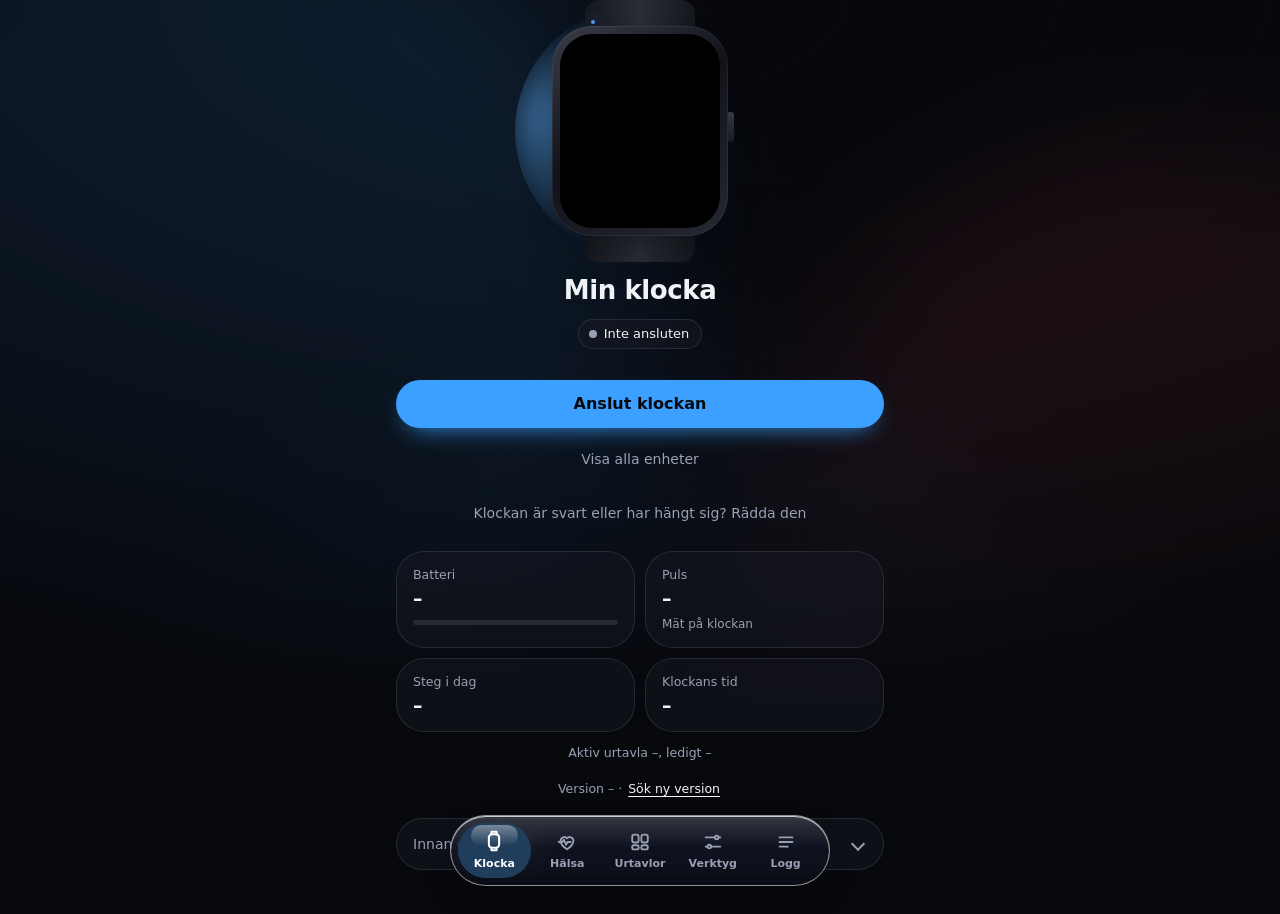
<file: ui/template.html>
<!doctype html>
<html lang="sv">
<head>
<script>try{var T=JSON.parse(localStorage.getItem("minklocka.tema.v1")||"null");if(!localStorage.getItem("minklocka.ng.v1")){localStorage.setItem("minklocka.ng.v1","1");T="nextgen";localStorage.setItem("minklocka.tema.v1",JSON.stringify(T));}document.documentElement.dataset.theme=T||"nextgen";}catch(e){document.documentElement.dataset.theme="nextgen";}</script>
<meta charset="utf-8">
<meta name="viewport" content="width=device-width,initial-scale=1,viewport-fit=cover">
<meta name="theme-color" content="#07080c">
<title>Min klocka</title>
<link rel="manifest" href="manifest.webmanifest">
<link rel="icon" href="icon-192.png">
<link rel="apple-touch-icon" href="icon-192.png">
<style>
/*FONTS*/
@property --a1{syntax:'<color>';inherits:true;initial-value:#3ba0ff}
@property --a2{syntax:'<color>';inherits:true;initial-value:#ff5a6a}
:root{
  --ink:#07080c; --text:#f2f3f7; --dim:#9aa0b4; --glass:rgba(22,24,34,.58); --edge:color-mix(in srgb,var(--ov) 10%,transparent);
  --ok:#5fe39a; --bad:#ff6b78; --r:26px;
  --font:'PoppinsApp',system-ui,-apple-system,'Segoe UI',Roboto,sans-serif;
  transition:--a1 .9s ease,--a2 .9s ease;
}
*{box-sizing:border-box;-webkit-tap-highlight-color:transparent}
html,body{height:100%}
body{margin:0;background:var(--ink);color:var(--text);font:500 15px/1.45 var(--font);overflow:hidden;overscroll-behavior:none}
button,input{font:inherit;color:inherit}
button{border:0;background:none;cursor:pointer}
:focus-visible{outline:2px solid var(--a1);outline-offset:3px}

/* ---- bakgrund: norrsken som tar färg av vald urtavla ---- */
.aurora{position:fixed;inset:0;overflow:hidden;z-index:0;pointer-events:none}
.aurora i{position:absolute;border-radius:50%;filter:blur(64px);opacity:.55;will-change:transform}
.aurora i:nth-child(1){width:78vw;height:78vw;left:-26vw;top:-14vw;background:var(--a1);animation:d1 23s ease-in-out infinite alternate}
.aurora i:nth-child(2){width:70vw;height:70vw;right:-28vw;top:18vh;background:var(--a2);animation:d2 29s ease-in-out infinite alternate}
.aurora i:nth-child(3){width:90vw;height:90vw;left:6vw;bottom:-52vw;background:var(--a1);opacity:.28;animation:d3 31s ease-in-out infinite alternate}
.aurora::after{content:"";position:absolute;inset:0;background:radial-gradient(120% 80% at 50% 0%,transparent 0,color-mix(in srgb,var(--ink) 55%,transparent) 60%,var(--ink) 100%)}
@keyframes d1{to{transform:translate(18vw,10vh) scale(1.15)}}
@keyframes d2{to{transform:translate(-22vw,-8vh) scale(.9)}}
@keyframes d3{to{transform:translate(-10vw,-12vh) scale(1.1)}}

.app{position:relative;z-index:1;height:100%;display:flex;flex-direction:column;max-width:520px;margin:0 auto}

/* ---- scenen: klockan ---- */
.stage{position:relative;flex:none;height:var(--sh,366px);transition:height .5s cubic-bezier(.3,1.1,.4,1)}
.watch{position:absolute;left:50%;top:var(--wt,26px);width:176px;height:210px;margin-left:-88px;transform:scale(var(--ws,1));transform-origin:50% 0;transition:transform .5s cubic-bezier(.3,1.1,.4,1),left .5s cubic-bezier(.3,1.1,.4,1)}
.strap{position:absolute;left:19%;width:62%;height:44px;background:linear-gradient(90deg,#15171d,#2a2d37 50%,#15171d);z-index:0}
.strap.t{top:-26px;border-radius:14px 14px 0 0}.strap.b{bottom:-26px;border-radius:0 0 14px 14px}
.crown{position:absolute;right:-6px;top:86px;width:8px;height:30px;border-radius:3px;background:linear-gradient(180deg,#3a3e4a,#1b1d25)}
.case{position:absolute;inset:0;border-radius:40px;padding:8px;background:linear-gradient(145deg,#3a3d49,#12131a 45%,#262832);box-shadow:0 22px 50px -14px rgba(0,0,0,.8),0 0 0 1px color-mix(in srgb,var(--ov) 6%,transparent) inset,0 0 46px -8px color-mix(in srgb,var(--a1) 55%,transparent)}
.screen{position:relative;width:100%;height:100%;border-radius:32px;overflow:hidden;background:#000}
.screen .face{position:absolute;inset:0;width:100%;height:100%;object-fit:cover;opacity:0;transform:scale(1.08);transition:opacity .45s ease,transform .6s cubic-bezier(.2,.9,.3,1)}
.screen .face.on{opacity:1;transform:none}
.screen::after{content:"";position:absolute;inset:0;background:linear-gradient(125deg,color-mix(in srgb,var(--ov) 16%,transparent) 0,color-mix(in srgb,var(--ov) 0%,transparent) 32%);pointer-events:none}
.ring{position:absolute;inset:-7px;width:calc(100% + 14px);height:calc(100% + 14px);pointer-events:none;overflow:visible}
.ring rect{fill:none;stroke-width:4;stroke-linecap:round}
.ring .trk{stroke:color-mix(in srgb,var(--ov) 10%,transparent);opacity:0;transition:opacity .3s}
.ring .bar{stroke:url(#rg);stroke-dasharray:0 100;transition:stroke-dasharray .35s ease,opacity .4s;filter:drop-shadow(0 0 6px var(--a1))}
.watch.busy .trk{opacity:1}
.watch.search .bar{stroke-dasharray:14 86;animation:spin 1.1s linear infinite}
@keyframes spin{to{stroke-dashoffset:-100}}
.watch.done .case{animation:pop .7s cubic-bezier(.2,1.4,.4,1)}
@keyframes pop{30%{transform:scale(1.045)}}
.info{position:absolute;left:16px;right:16px;top:var(--it,276px);text-align:center;transition:top .5s cubic-bezier(.3,1.1,.4,1),left .5s cubic-bezier(.3,1.1,.4,1)}
.info h1{margin:0;font:700 26px/1.1 var(--font);letter-spacing:-.4px}
.info p{margin:5px 0 0;color:var(--dim);font-size:14px;white-space:nowrap;overflow:hidden;text-overflow:ellipsis;max-height:22px;transition:opacity .3s,max-height .4s,margin .4s}
.pill{display:inline-flex;align-items:center;gap:7px;margin-top:9px;padding:5px 12px 5px 10px;border-radius:99px;background:var(--glass);border:1px solid var(--edge);font-size:13px;backdrop-filter:blur(16px)}
.pill b{width:8px;height:8px;border-radius:50%;background:var(--dim);transition:background .3s,box-shadow .3s}
.pill.on b{background:var(--ok);box-shadow:0 0 0 4px rgba(95,227,154,.18)}
.pill.wait b{background:#ffc857;animation:blink 1s ease-in-out infinite}
@keyframes blink{50%{opacity:.3}}
/* kompakt scen på Verktyg och Logg */
body.compact .stage{height:116px}
body.compact .watch{left:57px;transform:translateY(-6px) scale(.4)}
body.compact .info{top:26px;left:108px;text-align:left}
body.compact .info h1{font-size:23px}
body.compact .info p{opacity:0;max-height:0;margin:0}
/* fliken Urtavlor: klockan liten till vänster och namnet bredvid, så att listan får nästan hela skärmen */
body.side .stage{height:150px}
body.side .watch{left:70px;top:16px;transform:scale(.56)}
body.side .info{top:24px;left:134px;right:14px;text-align:left}
body.side .info h1{font-size:22px;white-space:nowrap;overflow:hidden;text-overflow:ellipsis}
body.side .info p{white-space:normal;max-height:36px;font-size:13px;line-height:18px;margin-top:3px;display:-webkit-box;-webkit-line-clamp:2;-webkit-box-orient:vertical}
body.side .pill{margin-top:8px}
@media (max-height:620px){body.side .stage{height:118px}body.side .watch{top:12px;transform:scale(.44);left:58px}body.side .info{left:112px;top:16px}body.side .info p{-webkit-line-clamp:1;max-height:18px}}

/* ---- vyer ---- */
main{position:relative;flex:1;min-height:0}
.view{-webkit-mask-image:linear-gradient(180deg,transparent 0,#000 16px);mask-image:linear-gradient(180deg,transparent 0,#000 16px);position:absolute;inset:0;overflow-y:auto;padding:14px 16px calc(132px + var(--lift,0px));opacity:0;visibility:hidden;transform:translateY(14px);transition:opacity .28s ease,transform .38s cubic-bezier(.2,.9,.3,1),visibility 0s .3s;scrollbar-width:none}
.view::-webkit-scrollbar{display:none}
.view.on{opacity:1;visibility:visible;transform:none;transition-delay:0s,0s,0s}
.glass{background:var(--glass);border:1px solid var(--edge);border-radius:var(--r);backdrop-filter:blur(22px) saturate(160%);-webkit-backdrop-filter:blur(22px) saturate(160%)}
.cta{display:block;width:100%;padding:16px;border-radius:20px;font:700 16px/1 var(--font);color:var(--onpri);background:linear-gradient(100deg,var(--a1),var(--a2));box-shadow:0 12px 30px -12px var(--a1);transition:transform .15s ease,opacity .25s,filter .25s}
.cta:active{transform:scale(.97)}
.cta:disabled{opacity:.38;filter:saturate(.4);box-shadow:none}
.ghost{display:block;width:100%;padding:13px;margin-top:8px;border-radius:18px;color:var(--dim);font-size:14px}
.ghost:active{background:color-mix(in srgb,var(--ov) 6%,transparent)}
.soft{display:block;width:100%;padding:14px;border-radius:18px;text-align:center;font-size:14.5px;transition:transform .15s}
.soft:active{transform:scale(.97)}
[hidden]{display:none!important}
.tiles{display:grid;grid-template-columns:1fr 1fr;gap:10px;margin-top:14px}
.tile{padding:14px 16px}
.tile small{display:block;color:var(--dim);font-size:12.5px}
.tile strong{display:block;margin-top:3px;font:700 19px/1.2 var(--font);font-variant-numeric:tabular-nums;white-space:nowrap;overflow:hidden;text-overflow:ellipsis}
.tile em{display:block;font-style:normal;color:var(--dim);font-size:12px;margin-top:6px;white-space:nowrap;overflow:hidden;text-overflow:ellipsis}
.tile.beat strong{animation:beat .5s cubic-bezier(.3,1.6,.4,1)}
.tile.beat{border-color:color-mix(in srgb,var(--a2) 60%,transparent)}
.tile{transition:border-color .6s}
@keyframes beat{35%{transform:scale(1.16)}}
.tile strong{transform-origin:0 50%}
.tiles.hl{margin-top:12px}.tiles.hl .tile{background:color-mix(in srgb,var(--ov) 5%,transparent);border-radius:16px}
#hlDays button{min-width:0;padding:9px 4px;font-size:13px}
.clab{display:block;color:var(--dim);font-size:12.5px;margin:14px 0 6px}
.hlc{display:block;width:100%;height:110px;touch-action:manipulation}
.meta{margin:12px 4px 0;color:var(--dim);font-size:12.5px;text-align:center}
.meter{height:5px;border-radius:9px;background:color-mix(in srgb,var(--ov) 10%,transparent);margin-top:10px;overflow:hidden}
.meter i{display:block;height:100%;width:0;border-radius:9px;background:linear-gradient(90deg,var(--a1),var(--a2));transition:width .8s cubic-bezier(.2,.9,.3,1)}
details{margin-top:14px;padding:4px 16px}
summary{padding:11px 0;list-style:none;color:var(--dim);font-size:14px;display:flex;justify-content:space-between;align-items:center}
summary::-webkit-details-marker{display:none}
summary::after{content:"";width:8px;height:8px;border-right:2px solid var(--dim);border-bottom:2px solid var(--dim);transform:rotate(45deg);transition:transform .25s;margin-right:4px}
details[open] summary::after{transform:rotate(225deg)}
details ol{margin:0 0 14px;padding-left:20px;color:var(--dim);font-size:14px}
details li{margin:6px 0}
details li b{color:var(--text);font-weight:500}

/* urtavlor */
.gridd{display:grid;grid-template-columns:repeat(3,minmax(0,1fr));gap:14px 10px;margin-top:14px}
.chip{display:block;width:100%;text-align:center;font-size:12.5px;color:var(--dim);transition:color .25s}
.chip img,.chip canvas,.chip.add i{display:block;width:100%;aspect-ratio:240/286;border-radius:20%/17%;object-fit:cover;background:#0c0d12;border:2px solid transparent;box-shadow:0 8px 20px -10px #000;transition:transform .3s cubic-bezier(.2,1.3,.4,1),border-color .25s}
.chip.add i{display:grid;place-items:center;font-style:normal;font-size:34px;line-height:1;color:var(--dim);border:2px dashed color-mix(in srgb,var(--ov) 22%,transparent);background:color-mix(in srgb,var(--ov) 4%,transparent);box-shadow:none}
.cats{display:flex;gap:8px;margin-top:16px;overflow-x:auto;scrollbar-width:none}
.cats::-webkit-scrollbar{display:none}
.cats button{flex:none;padding:8px 15px;border-radius:99px;background:color-mix(in srgb,var(--ov) 7%,transparent);font-size:13.5px;transition:background .25s,color .25s}
.cats button.on{background:linear-gradient(100deg,var(--a1),var(--a2));color:var(--onpri);font-weight:700}
.duo{display:grid;grid-template-columns:1fr;gap:8px;margin-top:10px}
.duo2{display:grid;grid-template-columns:1fr 1fr;gap:8px;margin-top:14px}
.duo2 .own{margin-top:0}
.duo:has(#btnDelete:not([hidden])){grid-template-columns:1fr 1fr}
.soft:disabled{opacity:.45}
.danger{color:var(--bad)}
.empty{grid-column:1/-1;color:var(--dim);font-size:13.5px;padding:14px 16px;margin:0}
/* redigeraren */
#faceC{position:absolute;inset:0;width:100%;height:100%;display:none;touch-action:none}
body.editing #faceC{display:block}
body.editing .screen .face{opacity:0!important}
body.editing .tabs,body.editing .fade,body.editing .info{display:none}
body.editing .stage{height:calc(var(--wt,26px) + 210px*var(--ws,1) + 30px)}
body.editing .view{padding-bottom:48px}
.edbar{display:grid;grid-template-columns:auto 1fr auto;gap:8px;align-items:center}
.edbar .soft{width:auto;padding:12px 16px}
.edbar input,.tin{width:100%;min-width:0;padding:11px 13px;border-radius:14px;border:1px solid var(--edge);background:rgba(0,0,0,.28);outline:none}
.edbar input:focus,.tin:focus{border-color:var(--a1)}
.chips{display:flex;flex-wrap:wrap;gap:6px;margin:12px 0}
.chips button{padding:8px 12px;border-radius:99px;background:color-mix(in srgb,var(--ov) 5%,transparent);font-size:13px;color:var(--dim);border:1px dashed color-mix(in srgb,var(--ov) 16%,transparent)}
.chips button.has{color:var(--text);background:color-mix(in srgb,var(--ov) 12%,transparent);border-style:solid;border-color:transparent}
.chips button.on{background:linear-gradient(100deg,var(--a1),var(--a2));color:var(--onpri);font-weight:700}
.sw{display:flex;flex-wrap:wrap;gap:8px;margin-top:2px}
.seg+.sw,.sw+.sl,.sl+.sl{margin-top:12px}
.sw button,.pickc{flex:none;width:30px;height:30px;border-radius:50%;border:2px solid color-mix(in srgb,var(--ov) 20%,transparent);padding:0}
.sw button.on{outline:2px solid var(--a1);outline-offset:2px}
.pickc{position:relative;overflow:hidden;display:grid;place-items:center}
.pickc::after{content:"+";font-weight:700;color:#fff;mix-blend-mode:difference}
.pickc input{position:absolute;inset:0;width:100%;height:100%;opacity:0}
.sl{display:flex;align-items:center;gap:10px}
.sl input{flex:1;min-width:0;accent-color:var(--a1)}
.sl output{flex:none;min-width:58px;text-align:right;font-size:12.5px;color:var(--dim);font-variant-numeric:tabular-nums}
.nudge{display:flex;gap:6px}
.nudge button{flex:1;padding:10px 0;border-radius:12px;background:color-mix(in srgb,var(--ov) 7%,transparent)}
.nudge button:active{transform:scale(.94)}
.own2{position:relative;cursor:pointer}
.own2 input{position:absolute;width:1px;height:1px;opacity:0;pointer-events:none}
#edSize.over{color:var(--bad)}
.chip span{display:block;margin-top:7px;white-space:nowrap;overflow:hidden;text-overflow:ellipsis}
.chip em{font-style:normal;display:inline-block;margin-left:4px;padding:0 6px;border-radius:7px;font-size:10.5px;font-weight:700;color:var(--onpri);background:var(--a1)}
.chip.on{color:var(--text)}
.chip.on img,.chip.on canvas{border-color:var(--a1);transform:translateY(-4px) scale(1.04)}
.sendrow{margin-top:6px}
.prog{margin-top:10px;text-align:center;color:var(--dim);font-size:13px;min-height:19px;font-variant-numeric:tabular-nums}
.own{margin-top:14px;color:var(--dim);cursor:pointer}
.own input{position:absolute;width:1px;height:1px;opacity:0;pointer-events:none}

/* verktyg */
.group{margin-top:12px;overflow:hidden}
.row{display:flex;align-items:center;gap:12px;width:100%;padding:15px 16px;text-align:left;border-top:1px solid color-mix(in srgb,var(--ov) 6%,transparent)}
.group>.row:first-child{border-top:0}
button.row:active{background:color-mix(in srgb,var(--ov) 6%,transparent)}
.row .ic{flex:none;width:34px;height:34px;border-radius:11px;display:grid;place-items:center;background:color-mix(in srgb,var(--a1) 22%,transparent);color:var(--a1)}
.row .ic svg{width:18px;height:18px}
.row .tx{flex:1;min-width:0}
.row .tx small{display:block;color:var(--dim);font-size:12.5px;margin-top:1px}
.block{padding:15px 16px;border-top:1px solid color-mix(in srgb,var(--ov) 6%,transparent)}
.block>label,.block>.lab{display:block;margin-bottom:10px}
.block small{color:var(--dim);font-size:12.5px;display:block;margin-top:2px;font-weight:500}
.seg{display:flex;flex-wrap:wrap;gap:6px}
.seg button{flex:1 0 auto;min-width:50px;padding:11px 8px;border-radius:13px;background:color-mix(in srgb,var(--ov) 7%,transparent);font-variant-numeric:tabular-nums;transition:background .25s,color .25s,transform .15s}
.seg button:active{transform:scale(.94)}
.seg button.on{background:linear-gradient(100deg,var(--a1),var(--a2));color:var(--onpri);font-weight:700}
.msg{display:flex;gap:8px}
.msg input{flex:1;min-width:0;padding:12px 14px;border-radius:14px;border:1px solid var(--edge);background:rgba(0,0,0,.28);outline:none}
.msg input:focus{border-color:var(--a1)}
.msg button{flex:none;padding:0 18px;border-radius:14px;font-weight:700;color:var(--onpri);background:linear-gradient(100deg,var(--a1),var(--a2))}
.msg button:active{transform:scale(.95)}

/* logg */
#log{margin:0;padding:14px 16px;font:12px/1.55 ui-monospace,Menlo,Consolas,monospace;white-space:pre-wrap;word-break:break-all;color:var(--dim);min-height:160px}
#log .ok{color:var(--ok)}#log .bad{color:var(--bad)}

/* flikar */
.fade{position:fixed;left:0;right:0;bottom:0;height:calc(130px + var(--lift,0px));z-index:4;pointer-events:none;background:linear-gradient(180deg,color-mix(in srgb,var(--ink) 0%,transparent) 0,color-mix(in srgb,var(--ink) 86%,transparent) 46%,var(--ink) 100%)}
.tabs{background:var(--navbg);position:fixed;left:50%;bottom:calc(14px + var(--lift,0px) + env(safe-area-inset-bottom));transform:translateX(-50%);z-index:5;transition:bottom .35s ease;display:grid;grid-template-columns:repeat(5,1fr);width:min(94vw,440px);padding:6px;border-radius:26px}
.tabs .slide{position:absolute;top:6px;bottom:6px;left:6px;width:calc((100% - 12px)/5);border-radius:20px;background:color-mix(in srgb,var(--ov) 11%,transparent);transition:transform .42s cubic-bezier(.3,1.3,.4,1)}
.tabs button{position:relative;padding:9px 0 7px;font-size:11.5px;color:var(--dim);display:grid;justify-items:center;gap:3px;transition:color .25s}
.tabs svg{width:22px;height:22px;transition:transform .35s cubic-bezier(.3,1.5,.4,1)}
.tabs button.on{color:var(--text)}
.tabs button.on svg{transform:translateY(-1px) scale(1.1);color:var(--a1)}

.toast{width:max-content;position:fixed;left:50%;bottom:calc(104px + var(--lift,0px) + env(safe-area-inset-bottom));z-index:6;transform:translate(-50%,24px);opacity:0;padding:11px 18px;border-radius:99px;font-size:14px;max-width:86vw;text-align:center;transition:opacity .25s,transform .4s cubic-bezier(.3,1.3,.4,1);pointer-events:none}
.toast.on{opacity:1;transform:translate(-50%,0)}
.toast.bad{border-color:rgba(255,107,120,.5);color:var(--bad)}

/* ark med frågor, och små knappar */
.shade{position:fixed;inset:0;z-index:8;background:rgba(4,5,8,.62);display:flex;align-items:flex-end;justify-content:center;padding:16px 14px calc(18px + env(safe-area-inset-bottom));backdrop-filter:blur(3px)}
.sheet{width:min(100%,460px);padding:20px 18px 16px;background:rgba(24,26,36,.96);animation:up .32s cubic-bezier(.2,1.1,.3,1)}
@keyframes up{from{transform:translateY(40px);opacity:0}}
.sheet h2{margin:0;font:700 19px/1.25 var(--font)}
.sheet p{margin:8px 0 14px;color:var(--dim);font-size:14px;white-space:pre-line}
.sheet button{margin-top:8px}
.sheet .soft.bad{color:var(--bad)}
.chip em.bad{background:var(--bad)}.chip em.exp{background:#ffc857}
.lnk{color:var(--text);text-decoration:underline;text-underline-offset:3px;padding:6px 2px}
.tarea{width:100%;min-height:92px;padding:12px 14px;border-radius:14px;border:1px solid var(--edge);background:rgba(0,0,0,.28);outline:none;resize:vertical;font:inherit;color:inherit}
.tarea:focus{border-color:var(--a1)}
.msg+.msg,.msg+.seg,.seg+.msg,.tarea+.msg,.msg+.soft,.tarea+.soft{margin-top:8px}
.msg input[type=number]{flex:0 0 96px}
.msg input[type=date]{flex:0 0 150px;color-scheme:dark}
.note{color:var(--dim);font-size:12.5px;margin:8px 0 0}
#remList .rr{display:flex;align-items:center;gap:8px;padding:7px 0;border-top:1px solid color-mix(in srgb,var(--ov) 6%,transparent)}#remList .rr:first-child{border-top:0}#remList .rt{flex:1;min-width:0;overflow:hidden;text-overflow:ellipsis;white-space:nowrap}#remList .rb{flex:none;padding:7px 11px;border-radius:12px;background:color-mix(in srgb,var(--ov) 7%,transparent);font-size:13px;font-variant-numeric:tabular-nums}#remList .rb.on{background:linear-gradient(100deg,var(--a1),var(--a2));color:var(--onpri);font-weight:700}#remList .rx{flex:none;width:30px;height:30px;border-radius:10px;background:color-mix(in srgb,var(--ov) 7%,transparent)}#remList .past{opacity:.5}
.tag{display:inline-block;margin-left:6px;padding:1px 7px;border-radius:7px;font-size:10.5px;font-weight:700;color:var(--onpri);background:#ffc857;vertical-align:2px}
#acts{margin-top:10px}
.cats button:disabled{opacity:.4}
.cats+.cats{margin-top:10px}
#keyBox em{white-space:normal}

/* lägre skärmar: klockan krymper så att innehållet får plats */
@media (max-height:800px){:root{--ws:.86;--wt:20px;--it:230px;--sh:318px}}
@media (max-height:720px){:root{--ws:.72;--wt:16px;--it:192px;--sh:278px}.info h1{font-size:23px}.info p{font-size:13.5px;margin-top:3px}.pill{margin-top:7px}}
@media (max-height:620px){:root{--ws:.58;--wt:12px;--it:154px;--sh:238px}}
@media (prefers-reduced-motion:reduce){*{animation:none!important;transition-duration:.01s!important}}

/* ---------- verktyg som kort, blad med förklarande bild, rundtur och studs ---------- */
:root{--spring:cubic-bezier(.34,1.56,.64,1)}
.boing{animation:boing .45s var(--spring)}
@keyframes boing{0%{transform:scale(1)}30%{transform:scale(.92)}100%{transform:scale(1)}}
.quick{display:grid;grid-template-columns:1fr 1fr;gap:10px}
.qbtn{display:flex;align-items:center;justify-content:center;gap:8px;padding:14px 10px;border-radius:18px;font-weight:600}
.qbtn .qi{width:20px;height:20px;color:var(--a1)}
.tcat{margin-top:22px}.tcat h3{margin:0 4px;font-size:17px}.tcat>p{margin:2px 4px 10px;color:var(--dim);font-size:12.5px}
.tcards{display:grid;gap:10px}
.tcard{display:flex;align-items:center;gap:13px;width:100%;padding:13px 14px;border-radius:20px;text-align:left;opacity:0;animation:cardIn .55s var(--spring) forwards}
.tcard[hidden]{display:none}
@keyframes cardIn{from{opacity:0;transform:translateY(16px) scale(.96)}to{opacity:1;transform:none}}
.tcard .ti{flex:none;width:46px;height:46px;border-radius:15px;display:grid;place-items:center;background:linear-gradient(135deg,color-mix(in srgb,var(--a1) 32%,transparent),color-mix(in srgb,var(--a2) 32%,transparent));color:#fff}
.tcard .ti svg{width:26px;height:26px}
.tcard .tt{flex:1;min-width:0}.tcard .tt b{display:block;font-size:15px}.tcard .tt small{display:block;color:var(--dim);font-size:12.5px;margin-top:2px}
.tcard .chev{flex:none;font-size:24px;color:var(--dim);transition:transform .3s var(--spring)}
.tcard:active .chev{transform:translateX(4px)}
.tg{font-style:normal;font-size:10px;font-weight:700;padding:1px 6px;border-radius:6px;background:#ffc857;color:var(--onpri);vertical-align:2px}
/* små rörelser i ikonerna */
.m-float svg{animation:mFloat 3s ease-in-out infinite}@keyframes mFloat{50%{transform:translateY(-3px) rotate(-3deg)}}
.m-bob svg{animation:mBob 2.4s var(--spring) infinite}@keyframes mBob{0%,60%,100%{transform:none}70%{transform:translateY(-4px) scale(1.08)}}
.m-flip svg{animation:mFlip 4s ease-in-out infinite}@keyframes mFlip{0%,70%,100%{transform:none}80%{transform:rotateX(180deg)}90%{transform:rotateX(360deg)}}
.m-spin svg{animation:mSpin 9s linear infinite}@keyframes mSpin{to{transform:rotate(360deg)}}
.m-pop svg{animation:mPop 2.6s var(--spring) infinite}@keyframes mPop{0%,55%,100%{transform:scale(1)}65%{transform:scale(1.18)}}
.m-wiggle svg{animation:mWig 2.8s ease-in-out infinite}@keyframes mWig{0%,70%,100%{transform:none}76%{transform:rotate(-12deg)}84%{transform:rotate(10deg)}92%{transform:rotate(-5deg)}}
.m-ring svg{animation:mRing 2.2s ease-in-out infinite;transform-origin:50% 15%}@keyframes mRing{0%,60%,100%{transform:none}66%{transform:rotate(16deg)}74%{transform:rotate(-14deg)}82%{transform:rotate(9deg)}90%{transform:rotate(-4deg)}}
.m-beat svg{animation:mBeat 1.3s ease-in-out infinite}@keyframes mBeat{0%,40%,100%{transform:scale(1)}15%{transform:scale(1.16)}28%{transform:scale(1.04)}}
.m-walk svg{animation:mWalk 1.6s ease-in-out infinite}@keyframes mWalk{50%{transform:translateX(3px) rotate(6deg)}}
.m-tick svg{animation:mTick 1s steps(2) infinite}@keyframes mTick{50%{transform:rotate(8deg)}}
.m-lift svg{animation:mLift 2s var(--spring) infinite}@keyframes mLift{0%,50%,100%{transform:none}65%{transform:translateY(-5px)}}
.m-twinkle svg{animation:mTw 2.2s ease-in-out infinite}@keyframes mTw{50%{transform:scale(1.15) rotate(12deg);filter:drop-shadow(0 0 6px var(--a2))}}
/* bladet för ett verktyg */
#tsheet{position:fixed;inset:0;z-index:60;pointer-events:none}
#tsheet .tsh-bg{position:absolute;inset:0;background:rgba(3,4,8,.6);backdrop-filter:blur(6px);opacity:0;transition:opacity .3s}
#tsheet .tsh-card{position:absolute;left:0;right:0;bottom:0;top:6vh;border-radius:28px 28px 0 0;background:var(--ink);border-top:1px solid var(--edge);transform:translateY(105%);transition:transform .5s var(--spring);display:flex;flex-direction:column;box-shadow:0 -20px 60px rgba(0,0,0,.5)}
#tsheet.on{pointer-events:auto}#tsheet.on .tsh-bg{opacity:1}#tsheet.on .tsh-card{transform:none}
.tsh-top{display:flex;align-items:center;gap:6px;padding:14px 14px 4px}
.tsh-top h2{margin:0;font-size:20px}
.tsh-x{width:42px;height:42px;border-radius:14px;background:color-mix(in srgb,var(--ov) 7%,transparent);font-size:28px;line-height:1;padding-bottom:4px}
.tsh-scroll{flex:1;overflow:auto;padding:0 16px calc(30px + env(safe-area-inset-bottom));-webkit-overflow-scrolling:touch}
.tsh-scene{margin:4px 0 2px}
.sc{display:block;width:100%;max-width:340px;margin:0 auto;height:auto}
.sc rect,.sc path{fill:none;stroke:color-mix(in srgb,var(--ov) 55%,transparent);stroke-width:2}
.sc .scr{fill:color-mix(in srgb,var(--ov) 5%,transparent);stroke:none}
.sc .band{stroke:color-mix(in srgb,var(--ov) 30%,transparent)}
.sc-g1{color:var(--a1)}.sc-g2{color:var(--a2)}
.sc svg rect,.sc svg path,.sc svg circle{stroke:currentColor;fill:none}
.sc-dots circle{fill:var(--a1);stroke:none;opacity:0;animation:dot 2.4s infinite}
.sc-dots.back circle{fill:var(--a2)}
@keyframes dot{0%{opacity:0;transform:translateX(-10px)}25%{opacity:1}55%{opacity:1}80%,100%{opacity:0;transform:translateX(10px)}}
.sc-dots.back circle{animation-name:dotB}@keyframes dotB{0%{opacity:0;transform:translateX(10px)}25%,55%{opacity:1}80%,100%{opacity:0;transform:translateX(-10px)}}
.sc-pop{transform-box:fill-box;transform-origin:center;animation:scPop 2.4s var(--spring) infinite}
@keyframes scPop{0%,35%{transform:translate(162px,46px) scale(0);opacity:0}50%{transform:translate(162px,46px) scale(1.25);opacity:1}62%,90%{transform:translate(162px,46px) scale(1);opacity:1}100%{transform:translate(162px,46px) scale(1);opacity:0}}
.sc-watch{animation:wBump 2.4s var(--spring) infinite;transform-origin:174px 60px}
@keyframes wBump{0%,40%,100%{transform:none}48%{transform:scale(1.05) rotate(-2deg)}56%{transform:none}}
.tsh-steps{list-style:none;margin:6px 0 14px;padding:0;display:grid;gap:8px}
.tsh-steps li{display:flex;align-items:center;gap:11px;padding:10px 12px;border-radius:16px;background:color-mix(in srgb,var(--ov) 5%,transparent);opacity:0;animation:cardIn .5s var(--spring) forwards}
.tsh-steps b{flex:none;width:26px;height:26px;border-radius:9px;display:grid;place-items:center;background:linear-gradient(135deg,var(--a1),var(--a2));color:var(--onpri);font-size:13px}
.tsh-steps span{font-size:14px}
.tsh-body>.group,.tsh-body>.block{margin-top:0}
.tsh-body>.block{border-top:0;padding:4px 2px}
.tsh-body>.block>label:first-child,.tsh-body>.block>.lab:first-child,.tsh-body>.group>.block:first-child>label:first-child,.tsh-body>.group>.block:first-child>.lab:first-child{font-size:0;margin-bottom:0}
.tsh-body>.block>label:first-child small,.tsh-body>.block>.lab:first-child small,.tsh-body>.group>.block:first-child>label:first-child small,.tsh-body>.group>.block:first-child>.lab:first-child small{font-size:12.5px;margin:0 0 10px}
.tsh-body .tag{display:none}
body.sheet-open{overflow:hidden}
/* rundtur */
#tour{position:fixed;inset:0;z-index:80;display:grid;place-items:center;padding:20px;background:rgba(3,4,8,.72);backdrop-filter:blur(10px);animation:fadeIn .3s}
#tour.out{animation:fadeOut .35s forwards}@keyframes fadeIn{from{opacity:0}}@keyframes fadeOut{to{opacity:0}}
.tr-card{width:100%;max-width:380px;padding:22px 20px 18px;border-radius:28px;background:var(--ink);border:1px solid var(--edge);text-align:center;animation:cardIn .55s var(--spring)}
.tr-card h2{margin:6px 0 6px;font-size:22px}.tr-card p{margin:0;color:var(--dim);font-size:14.5px;line-height:1.5}
.tr-art .ta{width:100%;height:150px}
.ta rect,.ta path{fill:none;stroke:color-mix(in srgb,var(--ov) 60%,transparent);stroke-width:2.2}.ta .scr{fill:color-mix(in srgb,var(--ov) 6%,transparent);stroke:none}
.ta .tt2{fill:#fff;font:700 13px var(--font)}
.ta-wv path{stroke:var(--a1);stroke-width:3;opacity:0;animation:wave 1.8s infinite}.ta-wv .w2{animation-delay:.25s}.ta-wv .w3{animation-delay:.5s}
@keyframes wave{0%{opacity:0}30%{opacity:1}80%,100%{opacity:0}}
.ta .tf{opacity:0;transform-box:fill-box;transform-origin:center;animation:tf 3s var(--spring) infinite}
@keyframes tf{0%{opacity:0;transform:scale(.4)}20%,85%{opacity:1;transform:scale(1)}100%{opacity:0;transform:scale(.9)}}
.ta .tap{fill:color-mix(in srgb,var(--ov) 85%,transparent);stroke:none;opacity:0;animation:tap 3s infinite}@keyframes tap{0%,45%{opacity:0;transform:scale(.5)}55%{opacity:.9}70%,100%{opacity:0}}
.ta .tt3{animation:mBob 2.4s var(--spring) infinite}.ta .tbx{fill:color-mix(in srgb,var(--ov) 7%,transparent);stroke:none}
.ta svg rect,.ta svg path,.ta svg circle{stroke:var(--a1);fill:none}
.ta .fl{animation:mFloat 3s ease-in-out infinite}.ta .f2{animation-delay:.5s}.ta .f3{animation-delay:1s}.ta .f4{animation-delay:1.5s}
.tr-dots{display:flex;justify-content:center;gap:6px;margin:16px 0 14px}.tr-dots i{width:7px;height:7px;border-radius:9px;background:color-mix(in srgb,var(--ov) 20%,transparent);transition:width .4s var(--spring)}.tr-dots i.on{width:22px;background:linear-gradient(90deg,var(--a1),var(--a2))}
.tr-btns{display:flex;gap:10px}.tr-btns button{flex:1;padding:14px;border-radius:18px;font-weight:700}.tr-skip{background:color-mix(in srgb,var(--ov) 7%,transparent)}.tr-next{background:linear-gradient(100deg,var(--a1),var(--a2));color:var(--onpri)}
@media (prefers-reduced-motion:reduce){.tcard,.tsh-steps li{animation:none;opacity:1}[class*="m-"] svg,.sc-dots circle,.sc-pop,.sc-watch{animation:none}}

.hint{display:flex;gap:12px;align-items:flex-start;padding:14px;border-radius:20px;margin-bottom:12px;position:relative;animation:cardIn .55s var(--spring)}
.hint.out{animation:fadeOut .3s forwards}
.hint-art{flex:none;width:44px;height:44px;border-radius:14px;display:grid;place-items:center;background:linear-gradient(135deg,color-mix(in srgb,var(--a1) 35%,transparent),color-mix(in srgb,var(--a2) 35%,transparent))}
.hint-art svg{width:26px;height:26px;animation:mPop 2.6s var(--spring) infinite}
.hint-tx{flex:1;font-size:13.5px}.hint-tx ol{margin:4px 0 0;padding-left:18px;color:var(--dim)}.hint-tx li{margin:2px 0}
.hint-x{position:absolute;top:8px;right:8px;width:30px;height:30px;border-radius:10px;background:color-mix(in srgb,var(--ov) 7%,transparent);color:var(--dim)}

/* ================= Teman (Material 3 Expressive): ljusa och mörka, valbara under Mer ================= */
:root{--ov:#ffffff;--onpri:#08090d;--pricont:color-mix(in srgb,var(--a1) 28%,#15161c);--onpricont:#ffffff;--navbg:rgba(24,26,36,.9);--shadow:none;--spring:cubic-bezier(.34,1.56,.64,1)}
:root[data-theme="ljus"]{--ink:#fdf7ff;--text:#1d1b20;--dim:#625b71;--glass:#ffffff;--edge:rgba(29,27,32,.07);--ov:#1d1b20;--a1:#6750a4;--a2:#c2477a;--onpri:#ffffff;--pricont:#eaddff;--onpricont:#21005d;--navbg:#f3edf7;--ok:#2e9e5b;--bad:#ba1a1a}
:root[data-theme="mint"]{--ink:#f3fbf6;--text:#17201b;--dim:#4f6358;--glass:#ffffff;--edge:rgba(23,32,27,.07);--ov:#17201b;--a1:#1b7f55;--a2:#d9801a;--onpri:#ffffff;--pricont:#c3eed6;--onpricont:#00210f;--navbg:#e6f3ec;--ok:#1b7f55;--bad:#ba1a1a}
:root[data-theme="persika"]{--ink:#fff8f4;--text:#231a15;--dim:#6d5b52;--glass:#ffffff;--edge:rgba(35,26,21,.07);--ov:#231a15;--a1:#b5532f;--a2:#6a5ae0;--onpri:#ffffff;--pricont:#ffdbcc;--onpricont:#3a0b00;--navbg:#fbeee7;--ok:#2e9e5b;--bad:#ba1a1a}
:root[data-theme="hav"]{--ink:#f4f9fd;--text:#161c22;--dim:#50606e;--glass:#ffffff;--edge:rgba(22,28,34,.07);--ov:#161c22;--a1:#0b6aa2;--a2:#00957d;--onpri:#ffffff;--pricont:#cfe5ff;--onpricont:#001d33;--navbg:#e7f0f8;--ok:#00957d;--bad:#ba1a1a}
:root[data-theme="mork"]{--ink:#0f1513;--text:#e2ebe5;--dim:#9db1a6;--glass:#18211d;--edge:rgba(255,255,255,.07);--ov:#ffffff;--a1:#7fd8a6;--a2:#ffb86b;--onpri:#00391f;--pricont:#1f4d36;--onpricont:#c4f1d7;--navbg:#18211d;--ok:#7fd8a6;--shadow:0 1px 0 rgba(255,255,255,.04) inset,0 14px 30px -16px rgba(0,0,0,.7);color-scheme:dark}
:root[data-theme="mork"] .hcard,:root[data-theme="urtavla"] .hcard{border-color:rgba(255,255,255,.08);box-shadow:0 1px 0 rgba(255,255,255,.05) inset,0 16px 30px -18px rgba(0,0,0,.8)}
:root[data-theme="mork"] .hc-tag,:root[data-theme="urtavla"] .hc-tag{color:#8fe6b5}:root[data-theme="mork"] .hc-tag[data-c="warn"],:root[data-theme="urtavla"] .hc-tag[data-c="warn"]{color:#f5c27a}
:root[data-theme="urtavla"]{--ink:#07080c;--text:#f2f3f7;--dim:#9aa0b4;--glass:rgba(22,24,34,.58);--edge:rgba(255,255,255,.10);--ov:#ffffff;--onpri:#08090d}
:root:not([data-theme="urtavla"]){--r:28px}
/* ljusa teman: ytor i stället för glas, mjuka skuggor, stillsam bakgrund */
:root[data-theme="ljus"],:root[data-theme="mint"],:root[data-theme="persika"],:root[data-theme="hav"]{--shadow:0 1px 2px rgba(0,0,0,.05),0 12px 28px -14px color-mix(in srgb,var(--a1) 38%,rgba(0,0,0,.3));color-scheme:light}
:root:not([data-theme="urtavla"]) .glass{backdrop-filter:none;-webkit-backdrop-filter:none;box-shadow:var(--shadow);border-color:var(--edge)}
:root:not([data-theme="urtavla"]):not([data-theme="mork"]) .aurora i{opacity:.16;filter:blur(80px)}
:root:not([data-theme="urtavla"]):not([data-theme="mork"]) .aurora i:nth-child(3){opacity:.1}
:root[data-theme="mork"] .aurora i{opacity:.22}
:root:not([data-theme="urtavla"]) .case{box-shadow:0 18px 40px -16px rgba(0,0,0,.45),0 0 0 1px rgba(255,255,255,.06) inset}
/* Expressive: hela piller, former som ändras när du trycker, fyllda tonade val */
:root:not([data-theme="urtavla"]) .cta{border-radius:999px;background:var(--a1);color:var(--onpri);box-shadow:0 10px 24px -12px var(--a1);transition:border-radius .35s var(--spring),transform .35s var(--spring),opacity .25s}
:root:not([data-theme="urtavla"]) .cta:active{border-radius:18px;transform:scale(.97)}
:root:not([data-theme="urtavla"]) .seg button{border-radius:999px;transition:background .25s,color .25s,border-radius .35s var(--spring),transform .3s var(--spring)}
:root:not([data-theme="urtavla"]) .seg button:active{border-radius:12px}
:root:not([data-theme="urtavla"]) .seg button.on,:root:not([data-theme="urtavla"]) .cats button.on,:root:not([data-theme="urtavla"]) .chips button.on{background:var(--pricont);color:var(--onpricont)}
:root:not([data-theme="urtavla"]) .msg button{border-radius:999px;background:var(--a1);color:var(--onpri)}
:root:not([data-theme="urtavla"]) .tsh-steps b,:root:not([data-theme="urtavla"]) .tr-next{background:var(--a1);color:var(--onpri)}
:root:not([data-theme="urtavla"]) .tr-dots i.on{background:var(--a1)}
:root:not([data-theme="urtavla"]) .tcard .ti,:root:not([data-theme="urtavla"]) .hint-art{background:var(--pricont);color:var(--onpricont);transition:border-radius .45s var(--spring),transform .45s var(--spring)}
:root:not([data-theme="urtavla"]) .tcard{transition:border-radius .4s var(--spring),transform .4s var(--spring)}
:root:not([data-theme="urtavla"]) .tcard:active{border-radius:18px}
:root:not([data-theme="urtavla"]) .tcard:active .ti{border-radius:50%;transform:rotate(-8deg) scale(1.06)}
:root:not([data-theme="urtavla"]) .qbtn{border-radius:999px}
:root:not([data-theme="urtavla"]) .qbtn .qi{color:var(--a1)}
:root:not([data-theme="urtavla"]) .tcat h3{font-size:21px;letter-spacing:-.3px}
:root:not([data-theme="urtavla"]) .tabs{box-shadow:var(--shadow)}
:root:not([data-theme="urtavla"]) .tabs button.on svg{color:var(--onpricont)}
:root:not([data-theme="urtavla"]) .tabs .slide{background:var(--pricont)!important;box-shadow:none!important}
:root:not([data-theme="urtavla"]) .tsh-card{background:var(--ink)}
:root:not([data-theme="urtavla"]) .tr-card{background:var(--ink);box-shadow:0 30px 60px -20px rgba(0,0,0,.35)}
:root:not([data-theme="urtavla"]) .tg,:root:not([data-theme="urtavla"]) .tag{background:color-mix(in srgb,var(--a2) 22%,var(--glass));color:var(--a2)}
:root:not([data-theme="urtavla"]) .sc-dots circle{fill:var(--a1)}
:root:not([data-theme="urtavla"]) .pill{backdrop-filter:none}
:root:not([data-theme="urtavla"]) .meter i{background:var(--a1)}
:root:not([data-theme="urtavla"]) .fade{display:none}
:root:not([data-theme="urtavla"]) .msg input,:root:not([data-theme="urtavla"]) .tarea,:root:not([data-theme="urtavla"]) #hlDays+*{}
:root:not([data-theme="urtavla"]) .msg input,:root:not([data-theme="urtavla"]) .tarea{background:color-mix(in srgb,var(--ov) 5%,var(--glass));border:1.5px solid color-mix(in srgb,var(--ov) 14%,transparent);border-radius:16px;transition:border-color .2s,border-radius .35s var(--spring)}
:root:not([data-theme="urtavla"]) .msg input:focus,:root:not([data-theme="urtavla"]) .tarea:focus{border-color:var(--a1);border-radius:12px}
:root:not([data-theme="urtavla"]) input[type=date],:root:not([data-theme="urtavla"]) input[type=number]{color-scheme:inherit}
/* temaväljaren */
.themes{display:grid;grid-template-columns:repeat(3,1fr);gap:10px;margin-top:4px}
.themes button{display:grid;justify-items:center;gap:6px;padding:12px 4px;border-radius:20px;background:color-mix(in srgb,var(--ov) 5%,transparent);font-size:12.5px;transition:border-radius .35s var(--spring),transform .35s var(--spring);border:2px solid transparent}
.themes button.on{border-color:var(--a1);border-radius:14px}
.themes .sw{width:44px;height:44px;border-radius:50%;display:block;position:relative;overflow:hidden;box-shadow:0 2px 6px rgba(0,0,0,.18);transition:transform .45s var(--spring)}
.themes button.on .sw{transform:scale(1.08) rotate(-12deg);border-radius:30%}
.themes .sw i{position:absolute;inset:0}.themes .sw i:nth-child(2){clip-path:polygon(100% 0,100% 100%,0 100%)}.themes .sw i:nth-child(3){inset:30%;border-radius:50%}

/* ================= Navigering i flytande glas ================= */
.tabs.glass{background:color-mix(in srgb,var(--glass) 52%,transparent)!important;backdrop-filter:blur(12px) saturate(180%)!important;-webkit-backdrop-filter:blur(12px) saturate(180%)!important;
  border:1px solid color-mix(in srgb,#ffffff 55%,transparent)!important;border-radius:999px!important;padding:7px!important;
  box-shadow:0 14px 34px -14px rgba(0,0,0,.38),0 2px 6px -2px rgba(0,0,0,.12),inset 0 1px 0 rgba(255,255,255,.75),inset 0 -1px 0 rgba(0,0,0,.06)!important;width:min(90vw,380px)!important}
:root[data-theme="mork"] .tabs.glass,:root[data-theme="urtavla"] .tabs.glass{border-color:rgba(255,255,255,.14)!important;box-shadow:0 14px 34px -14px rgba(0,0,0,.7),inset 0 1px 0 rgba(255,255,255,.16),inset 0 -1px 0 rgba(0,0,0,.3)!important}
.tabs.glass::before{content:"";position:absolute;inset:0;border-radius:inherit;pointer-events:none;background:linear-gradient(180deg,rgba(255,255,255,.35),rgba(255,255,255,0) 46%);opacity:.6;mix-blend-mode:soft-light}
.tabs .slide{top:7px!important;bottom:7px!important;left:7px!important;width:calc((100% - 14px)/5)!important;border-radius:999px!important;
  background:color-mix(in srgb,#ffffff 46%,var(--pricont))!important;box-shadow:inset 0 1px 0 rgba(255,255,255,.9),inset 0 -2px 6px rgba(0,0,0,.06),0 4px 12px -4px rgba(0,0,0,.18)!important;
  backdrop-filter:blur(2px) saturate(160%);transition:transform .55s var(--spring)!important;will-change:transform}
:root[data-theme="mork"] .tabs .slide,:root[data-theme="urtavla"] .tabs .slide{background:rgba(255,255,255,.14)!important;box-shadow:inset 0 1px 0 rgba(255,255,255,.25),0 4px 12px -4px rgba(0,0,0,.5)!important}
.tabs .slide::after{content:"";position:absolute;left:18%;right:18%;top:2px;height:38%;border-radius:999px;background:linear-gradient(180deg,rgba(255,255,255,.7),rgba(255,255,255,0));opacity:.55}
.tabs .slide.goo{animation:goo .55s var(--spring)}
@keyframes goo{0%{scale:1 1}35%{scale:1.32 .82}70%{scale:.94 1.06}100%{scale:1 1}}
.tabs button{padding:8px 0 6px!important;font-size:11px!important;font-weight:600}
.tabs button.on{color:var(--onpricont)!important}
:root[data-theme="mork"] .tabs button.on,:root[data-theme="urtavla"] .tabs button.on{color:var(--text)!important}
.tabs button.on svg{transform:translateY(-1px) scale(1.12)!important}
.tabs button:active svg{transform:scale(.86)!important}
/* ================= Flyt: mindre arbete för telefonen ================= */
.view:not(.on) *{animation-play-state:paused!important}
:root:not([data-theme="urtavla"]) .view{-webkit-mask-image:none;mask-image:none}
:root:not([data-theme="urtavla"]) .aurora i{animation:none!important;will-change:auto}
.tcards .tcard{contain:layout paint}
body.sheet-open .view.on *{animation-play-state:paused}
#tsheet .tsh-card{will-change:transform}
/* ================= Kom igång-guiden ================= */
.tr-card{position:relative;max-height:92vh;overflow:auto}
.tr-card.soft{animation:none}
.tr-prog{display:flex;gap:5px;margin:-4px 0 6px}.tr-prog i{flex:1;height:5px;border-radius:9px;background:color-mix(in srgb,var(--ov) 12%,transparent);transition:background .4s}
.tr-prog i.done{background:color-mix(in srgb,var(--a1) 55%,transparent)}.tr-prog i.on{background:var(--a1);animation:progOn .6s var(--spring)}
@keyframes progOn{0%{transform:scaleX(.3)}100%{transform:none}}
.tr-body{margin-top:14px;text-align:left}
.tr-back{flex:none!important;width:52px;background:color-mix(in srgb,var(--ov) 7%,transparent);font-size:26px;line-height:1}
.ob-list{display:grid;gap:8px}
.ob-row{display:flex;align-items:center;gap:12px;padding:11px 12px;border-radius:18px;background:color-mix(in srgb,var(--ov) 5%,transparent);animation:cardIn .5s var(--spring) both}
.ob-row:nth-child(2){animation-delay:.08s}.ob-row:nth-child(3){animation-delay:.16s}
.ob-row>span{flex:none;width:38px;height:38px;border-radius:13px;display:grid;place-items:center;background:var(--pricont);color:var(--onpricont)}.ob-row>span svg{width:22px;height:22px}
.ob-row b{flex:1;font-size:14.5px}.ob-row b small{display:block;font-weight:500;color:var(--dim);font-size:12.5px}
.ob-row button{flex:none;padding:9px 14px;border-radius:999px;background:var(--a1);color:var(--onpri);font-weight:700;font-size:13px}
.ob-row i{font-style:normal;flex:none;width:30px;height:30px;border-radius:50%;display:grid;place-items:center;background:var(--ok);color:#fff;font-weight:700;animation:mPop .6s var(--spring)}
.ob-st{margin:0;padding:12px 14px;border-radius:16px;background:color-mix(in srgb,var(--ov) 5%,transparent);color:var(--dim);font-size:14px;text-align:center}
.ob-st.ok{background:color-mix(in srgb,var(--ok) 16%,transparent);color:var(--text);font-weight:600}
.ob-st.warn{margin-top:8px;background:color-mix(in srgb,#ffc857 22%,transparent);color:var(--text)}
.ob-big{display:block;width:100%;margin:10px 0 0;padding:15px;border-radius:999px;background:var(--a1);color:var(--onpri);font-weight:700;font-size:15.5px;transition:border-radius .35s var(--spring),transform .35s var(--spring)}
.ob-big:active{border-radius:16px;transform:scale(.97)}
.ob-faces{display:grid;grid-template-columns:repeat(3,1fr);gap:10px}
.ob-faces button{padding:0;border-radius:22%/18%;overflow:hidden;border:3px solid transparent;background:#000;animation:cardIn .5s var(--spring) both;transition:border-color .2s,transform .4s var(--spring),border-radius .4s var(--spring)}
.ob-faces button.on{border-color:var(--a1);transform:scale(1.05) rotate(-2deg)}
.ob-faces canvas{display:block;width:100%;height:auto}
.ob-faces+.ob-big,.ob-faces+.ob-st{margin-top:12px}
.ob-th{grid-template-columns:repeat(3,1fr)}
.ta .okc{fill:var(--ok);stroke:none;transform-box:fill-box;transform-origin:center;animation:mPop .7s var(--spring) both}
.ta .okm{stroke:#fff;stroke-width:4;fill:none;stroke-linecap:round;stroke-linejoin:round;stroke-dasharray:40;stroke-dashoffset:40;animation:draw .5s .25s ease forwards}
.ta .okm.big{stroke-width:6;stroke-dasharray:60;stroke-dashoffset:60}
@keyframes draw{to{stroke-dashoffset:0}}
.ta .cf{animation:fall 2.2s ease-in infinite}
@keyframes fall{0%{transform:translateY(-10px) rotate(0)}100%{transform:translateY(140px) rotate(320deg);opacity:0}}

.ta .ta-w .scr{fill:#1d1b20}
.ta .tt2{fill:#ffffff}
.ta .ta-ph .scr{fill:color-mix(in srgb,var(--ov) 7%,transparent)}
.tr-card.soft .ob-row,.tr-card.soft .ob-faces button,.tr-card.soft .tr-prog i.on{animation:none}

/* ---------- hälsa: kort, diagram och förklaringar ---------- */
.hl-head{display:flex;align-items:flex-start;gap:10px}.hl-head .lab{flex:1}
.hl-me{display:inline-flex;align-items:center;gap:6px;padding:8px 13px;border-radius:999px;font-size:13px;font-weight:600;color:var(--onpricont,var(--text));background:var(--pricont,rgba(255,255,255,.08));flex:none}
.hl-me svg{width:16px;height:16px}
.hl-days{display:flex;gap:8px;overflow-x:auto;scroll-snap-type:x proximity;margin:12px -4px 0;padding:6px 4px 10px;scrollbar-width:none}
.hl-days::-webkit-scrollbar{display:none}
.hl-days button{flex:none;scroll-snap-align:center;padding:9px 16px;border-radius:999px;font-size:14px;font-weight:600;color:var(--dim);background:color-mix(in srgb,var(--ov) 5%,transparent);opacity:.72;transition:background .3s,color .3s,opacity .3s,box-shadow .3s,transform .4s var(--spring)}
.hl-days button.on{background:var(--a1);color:var(--onpri);opacity:1;box-shadow:0 8px 18px -8px var(--a1),0 2px 4px -2px rgba(0,0,0,.2);transform:translateY(-1px)}
.hl-days button.pop{animation:hpop .6s var(--spring)}
@keyframes hpop{0%{transform:scale(.82)}55%{transform:scale(1.12)}80%{transform:scale(.97)}100%{transform:scale(1) translateY(-1px)}}
.hl-hint{display:flex;align-items:center;gap:10px;width:100%;margin-top:4px;padding:12px 14px;border-radius:18px;text-align:left;background:color-mix(in srgb,#c4791c 12%,transparent);color:var(--text)}
.hl-hint b{font-size:14px}.hl-hint span{flex:1;font-size:12.5px;color:var(--dim)}.hl-hint i{font-style:normal;font-size:20px;color:#c4791c}
.hl-cards{display:grid;grid-template-columns:1fr 1fr;gap:10px;margin-top:10px}
.hcard{position:relative;display:flex;flex-direction:column;align-items:flex-start;gap:2px;min-height:128px;padding:14px 14px 12px;border-radius:24px;text-align:left;color:var(--text);
  background:color-mix(in srgb,var(--glass) 86%,transparent);
  border:1px solid color-mix(in srgb,#fff 55%,transparent);box-shadow:0 1px 0 rgba(255,255,255,.5) inset,0 14px 30px -18px color-mix(in srgb,var(--hc) 60%,rgba(0,0,0,.4)),0 2px 6px -3px rgba(0,0,0,.12);
  transition:transform .45s var(--spring),box-shadow .3s;overflow:hidden}
.hcard::before{content:"";position:absolute;right:-30px;top:-30px;width:110px;height:110px;border-radius:50%;background:radial-gradient(circle,color-mix(in srgb,var(--hc) 18%,transparent),transparent 70%);pointer-events:none}
.hcard:active{transform:scale(.96)}
.hcard small{font-size:12.5px;color:var(--dim);font-weight:600}
.hcard strong{font-size:22px;letter-spacing:-.4px;font-variant-numeric:tabular-nums;margin-top:2px}
.hcard em{font-style:normal;font-size:12px;color:var(--dim);min-height:15px}
.hc-ic{position:absolute;right:12px;top:12px;width:34px;height:34px;border-radius:50%;display:grid;place-items:center;color:var(--hc);background:color-mix(in srgb,var(--hc) 15%,var(--glass))}
.hc-ic svg{width:19px;height:19px}
:root[data-theme="mork"] .hc-ic,:root[data-theme="urtavla"] .hc-ic{filter:brightness(1.55) saturate(1.1)}
.hcard.won .hc-ic{animation:hbeat 1.6s ease-in-out infinite}
.hcard[data-k="hr"] .hc-ic svg{animation:hbeat 1.1s ease-in-out infinite;transform-origin:50% 60%}
#grpHealth.off *{animation-play-state:paused!important}
@keyframes hbeat{0%,100%{transform:scale(1)}15%{transform:scale(1.18)}30%{transform:scale(.96)}45%{transform:scale(1.08)}}
.hc-bar{display:block;width:100%;height:7px;margin-top:auto;border-radius:9px;background:color-mix(in srgb,var(--hc) 14%,transparent);overflow:hidden}
.hc-bar b{display:block;height:100%;width:0;border-radius:9px;background:linear-gradient(90deg,#14603f,#8fe6b5);transition:width 1s var(--spring) .15s}
.hc-foot{font-size:11.5px;color:var(--dim);margin-top:5px}.hcard.won .hc-foot{color:var(--hc);font-weight:700}
.hc-tag{margin-top:auto;padding:3px 9px;border-radius:999px;font-size:11.5px;font-weight:700;color:#1b7f55;background:color-mix(in srgb,#2e9e5b 14%,transparent)}
.hc-tag[data-c="warn"]{color:#a8650c;background:color-mix(in srgb,#e39a2c 16%,transparent)}
.hc-sbar{display:flex;width:100%;height:7px;margin-top:6px;border-radius:9px;overflow:hidden;gap:2px}.hc-sbar:empty{display:none}
.hc-sbar i{height:100%;border-radius:3px}.hc-sbar .l{background:#b9a8f5}.hc-sbar .d{background:#6a4fc9}.hc-sbar .r{background:#f3a6c8}
.hc-empty{display:none}
.hcard.nodata strong,.hcard.nodata em,.hcard.nodata .hc-tag{display:none}
.hcard.nodata .hc-empty{display:flex;flex-direction:column;align-items:center;gap:4px;width:100%;margin-top:2px;text-align:center;font-size:11.5px;line-height:1.35;color:var(--dim)}
.hc-empty svg{width:96px;height:46px}
.hc-empty .moon{fill:color-mix(in srgb,#7253d6 30%,var(--glass));animation:hmoon 6s ease-in-out infinite;transform-origin:70px 34px}
.hc-empty .st{fill:color-mix(in srgb,#7253d6 55%,#f5df85);animation:htw 2.4s ease-in-out infinite;transform-box:fill-box;transform-origin:center}
.hc-empty .s2{animation-delay:.6s}.hc-empty .s3{animation-delay:1.2s}.hc-empty .s4{animation-delay:1.8s}
@keyframes htw{0%,100%{opacity:.25;transform:scale(.6)}50%{opacity:1;transform:scale(1.1)}}
@keyframes hmoon{0%,100%{transform:rotate(-6deg)}50%{transform:rotate(6deg)}}
.hl-cards.in .hcard{animation:hrise .6s var(--spring) both;will-change:transform,opacity}
.hl-cards.in .hcard:nth-child(2){animation-delay:.06s}.hl-cards.in .hcard:nth-child(3){animation-delay:.12s}.hl-cards.in .hcard:nth-child(4){animation-delay:.18s}
@keyframes hrise{from{opacity:0;transform:translateY(14px) scale(.96)}to{opacity:1;transform:none}}
.hl-chart{margin-top:16px}
.hl-cw{position:relative}
.hl-cw .hlc{height:auto;cursor:pointer}
.hl-tip{position:absolute;left:0;top:0;z-index:2;pointer-events:none;display:flex;flex-direction:column;align-items:center;padding:7px 12px;border-radius:14px;white-space:nowrap;
  background:var(--text);color:var(--ink);box-shadow:0 10px 24px -10px rgba(0,0,0,.5);transform:translate(-50%,calc(-100% - 10px)) scale(.4);opacity:0;transform-origin:50% 100%}
.hl-tip::after{content:"";position:absolute;left:50%;bottom:-5px;width:10px;height:10px;margin-left:-5px;background:inherit;transform:rotate(45deg);border-radius:2px}
.hl-tip b{font-size:14px}.hl-tip small{font-size:11px;color:inherit;opacity:.72}
.hl-tip.show{animation:htip .55s var(--spring) forwards}
@keyframes htip{0%{opacity:0;transform:translate(-50%,calc(-100% - 2px)) scale(.4)}60%{opacity:1;transform:translate(-50%,calc(-100% - 12px)) scale(1.06)}100%{opacity:1;transform:translate(-50%,calc(-100% - 10px)) scale(1)}}
.hl-dot{position:absolute;width:12px;height:12px;margin:-6px 0 0 -6px;border-radius:50%;background:#e0445f;border:2px solid var(--glass);box-shadow:0 2px 6px rgba(224,68,95,.5);opacity:0;transform:scale(0);pointer-events:none}
.hl-dot.show{opacity:1;animation:hdot .45s var(--spring) forwards}
.hl-dot::after{content:"";position:absolute;inset:-2px;border-radius:50%;border:2px solid #e0445f;animation:hring 1.6s ease-out infinite}
@keyframes hdot{from{transform:scale(0)}to{transform:scale(1)}}
@keyframes hring{from{transform:scale(1);opacity:.8}to{transform:scale(3.4);opacity:0}}
#btnHlSync{display:flex;align-items:center;justify-content:center;gap:8px}
#btnHlSync .sync-ic{width:18px;height:18px}
#btnHlSync:disabled .sync-ic{animation:hspin 1s linear infinite}
@keyframes hspin{to{transform:rotate(360deg)}}
/* förklaringsbladet */
#hsheet{position:fixed;inset:0;z-index:60;pointer-events:none}
#hsheet .hs-bg{position:absolute;inset:0;background:rgba(0,0,0,.35);opacity:0;transition:opacity .3s}
#hsheet .hs-card{position:absolute;left:0;right:0;bottom:0;max-height:88vh;display:flex;flex-direction:column;border-radius:30px 30px 0 0;background:var(--ink);color:var(--text);box-shadow:0 -10px 40px -10px rgba(0,0,0,.35);transform:translateY(105%);transition:transform .5s var(--spring)}
#hsheet.open{pointer-events:auto}#hsheet.open .hs-bg{opacity:1}#hsheet.open .hs-card{transform:none}
.hs-top{display:flex;padding:12px 14px 0}
.hs-x{width:44px;height:44px;border-radius:16px;font-size:24px;background:color-mix(in srgb,var(--ov) 6%,transparent);color:var(--text)}
.hs-body{overflow-y:auto;padding:4px 22px calc(28px + env(safe-area-inset-bottom));-webkit-overflow-scrolling:touch}
.hs-body h2{font-size:26px;letter-spacing:-.5px;margin:8px 0 2px}
.hs-body h3{font-size:16px;margin:20px 0 6px}
.hs-body p,.hs-body li{font-size:14.5px;line-height:1.5;color:var(--dim)}.hs-body b{color:var(--text)}
.hs-body ul{margin:0;padding-left:20px}.hs-body li{margin:5px 0}
.hi-val{font-size:16px!important;font-weight:700;color:var(--hc)!important;margin:2px 0 14px}
.hi-small{font-size:12.5px!important}
.hi-need{margin-top:14px;padding:12px 14px;border-radius:16px;background:color-mix(in srgb,#c4791c 12%,transparent)}
.hi-art{position:relative;height:96px;display:grid;place-items:center;color:var(--hc)}
.hi-art>svg{width:64px;height:64px;filter:drop-shadow(0 10px 16px color-mix(in srgb,var(--hc) 40%,transparent))}
.hi-art::before{content:"";position:absolute;width:92px;height:92px;border-radius:50%;background:color-mix(in srgb,var(--hc) 14%,transparent);animation:hglow 3s ease-in-out infinite}
@keyframes hglow{0%,100%{transform:scale(.92)}50%{transform:scale(1.06)}}
.a-steps{grid-template-columns:auto auto;gap:6px}.a-steps>svg{width:46px;height:46px;animation:hstep 1.2s ease-in-out infinite}
.a-steps>svg+svg{animation-delay:.6s}
@keyframes hstep{0%,100%{transform:translateY(8px) rotate(-6deg);opacity:.45}50%{transform:translateY(-8px) rotate(4deg);opacity:1}}
.a-hr>svg:first-child{animation:hbeat 1.1s ease-in-out infinite}
.a-hr .ecg{position:absolute;width:170px;height:40px;left:50%;bottom:-14px;margin-left:-85px;filter:none;opacity:.6}.a-hr .ecg path{stroke-dasharray:40 60;animation:hecg 1.6s linear infinite}
@keyframes hecg{from{stroke-dashoffset:100}to{stroke-dashoffset:0}}
.a-hr>svg:first-child{position:relative;z-index:1}
.a-o2 i,.a-sleep i{position:absolute;width:8px;height:8px;border-radius:50%;background:color-mix(in srgb,var(--hc) 45%,transparent)}
.a-o2 i{bottom:14px;animation:hbub 2.4s ease-in infinite}.a-o2 i:nth-of-type(1){left:calc(50% - 30px)}.a-o2 i:nth-of-type(2){left:calc(50% + 24px);animation-delay:.8s;width:6px;height:6px}.a-o2 i:nth-of-type(3){left:calc(50% - 10px);animation-delay:1.6s;width:5px;height:5px}
@keyframes hbub{from{transform:translateY(0);opacity:0}20%{opacity:1}to{transform:translateY(-70px);opacity:0}}
.a-sleep>svg{animation:hmoon 5s ease-in-out infinite}
.a-sleep i{animation:htw 2.2s ease-in-out infinite;background:#f5df85}.a-sleep i:nth-of-type(1){left:calc(50% - 50px);top:18px}.a-sleep i:nth-of-type(2){left:calc(50% + 44px);top:30px;animation-delay:.7s;width:6px;height:6px}.a-sleep i:nth-of-type(3){left:calc(50% + 20px);top:8px;animation-delay:1.4s;width:5px;height:5px}
.hr-bar{position:relative;height:30px;margin:28px 0 6px;border-radius:12px}
.hr-bar>i{position:absolute;top:0;bottom:0;display:flex;align-items:flex-end;justify-content:center}
.hr-bar>i:first-child{border-radius:12px 0 0 12px}.hr-bar>i:nth-last-child(2),.hr-bar>i:last-child{border-radius:0 12px 12px 0}
.hr-bar>i{font-style:normal}.hr-bar>i.first span{left:4px}.hr-bar>i.last span{right:4px}
.hr-bar>i span{position:absolute;bottom:-18px;font-size:10.5px;font-weight:600;color:var(--dim);white-space:nowrap}
.hr-run{position:absolute;left:0;right:0;top:0;bottom:0;pointer-events:none;transform:translate3d(0,0,0);transition:transform 1.1s var(--spring);will-change:transform}
.hr-mark{position:absolute;top:-6px;left:0;width:4px;height:42px;margin-left:-2px;border-radius:4px;background:var(--text)}
.hr-mark em{position:absolute;bottom:calc(100% + 4px);left:50%;transform:translateX(-50%) scale(.5);opacity:0;padding:3px 8px;border-radius:9px;font-style:normal;font-size:12px;font-weight:700;background:var(--text);color:var(--ink);white-space:nowrap;transition:transform .5s var(--spring) .7s,opacity .3s .7s}
.hr-mark.in em{transform:translateX(-50%) scale(1);opacity:1}
.hr-bar+*{margin-top:26px}
.hi-zones{display:grid;gap:6px;margin-top:6px}.hi-zones.s{grid-template-columns:repeat(3,1fr);margin:24px 0 0}
.hi-zones div{display:flex;align-items:center;gap:10px;padding:9px 12px;border-radius:14px;background:color-mix(in srgb,var(--ov) 5%,transparent);font-size:14px}
.hi-zones span{white-space:nowrap}.hi-zones.s div{padding:9px 10px;gap:7px}
.hi-zones i{width:12px;height:12px;border-radius:50%;flex:none}.hi-zones b{flex:1}.hi-zones span{font-variant-numeric:tabular-nums;color:var(--dim)}
.hi-form{display:grid;grid-template-columns:1fr 1fr;gap:10px;margin:14px 0}
.hi-form label{display:flex;flex-direction:column;gap:5px;font-size:12.5px;font-weight:600;color:var(--dim)}.hi-form .w2{grid-column:1/-1}
.hi-form input,.hi-form select{padding:12px 14px;border-radius:14px;border:1px solid var(--edge);background:var(--glass);color:var(--text);font:600 16px var(--font)}
body.hs-open{overflow:hidden}
/* klockan överst: ljus som sveper runt ramen och en reflex över glaset */
.watch::before{content:"";position:absolute;left:50%;top:50%;width:250px;height:250px;margin:-125px 0 0 -125px;border-radius:50%;z-index:-1;pointer-events:none;
  background:conic-gradient(transparent 0deg,transparent 200deg,color-mix(in srgb,var(--a1) 80%,#fff) 280deg,transparent 340deg);filter:blur(14px);opacity:.5;
  will-change:transform;transform:translateZ(0);animation:gspin 7s linear infinite;-webkit-mask:radial-gradient(closest-side,transparent 55%,#000 70%);mask:radial-gradient(closest-side,transparent 55%,#000 70%)}
@keyframes gspin{to{transform:translateZ(0) rotate(360deg)}}
.screen::after{content:"";position:absolute;top:-10%;bottom:-10%;left:0;width:55%;z-index:3;pointer-events:none;background:linear-gradient(105deg,transparent 20%,rgba(255,255,255,.2) 50%,transparent 80%);
  will-change:transform;transform:translate3d(-120%,0,0);animation:sheen 7s ease-in-out infinite}
@keyframes sheen{0%,70%{transform:translate3d(-120%,0,0)}100%{transform:translate3d(220%,0,0)}}
/* Ansluten-pricken: våg som går utåt */
.pill b{position:relative}
.pill.on b::after{content:"";position:absolute;inset:0;border-radius:50%;border:2px solid var(--ok);animation:hring 1.8s ease-out infinite}
.pill.on b{animation:hdotp 1.8s ease-in-out infinite}
@keyframes hdotp{0%,100%{transform:scale(1)}50%{transform:scale(1.2)}}
/* knappar: trycks ner till 95 %, studsar tillbaka, och ett ljus där fingret är */
.cta,.soft,.ghost,.qbtn,.hl-me,.hl-hint{position:relative;overflow:hidden;isolation:isolate}
.cta::after,.soft::after,.ghost::after,.qbtn::after,.hl-me::after,.hl-hint::after{content:"";position:absolute;inset:0;border-radius:inherit;pointer-events:none;z-index:-1;
  background:radial-gradient(circle at var(--px,50%) var(--py,50%),rgba(255,255,255,.65),rgba(255,255,255,.18) 35%,transparent 65%);opacity:0;transition:opacity .45s}
.cta::after{z-index:0;mix-blend-mode:soft-light}
.pressed{transform:scale(.95)!important;transition:transform .09s ease-out!important;animation:none!important}
.pressed::after{opacity:1;transition:opacity .06s}
.released{transition:transform .5s var(--spring)!important}
:root:not([data-theme="urtavla"]) .soft.pressed{box-shadow:inset 0 2px 8px rgba(0,0,0,.08)}
@media (prefers-reduced-motion:reduce){.watch::before,.screen::after,.pill.on b::after,.pill.on b,.hc-empty *,.hi-art *,.hi-art::before,.hcard .hc-ic svg{animation:none!important}}
</style>
<style>/*NG*/</style>
</head>
<body>
<div class="aurora" aria-hidden="true"><i></i><i></i><i></i></div>
<div class="app">
  <header class="stage">
    <div class="watch" id="watch" aria-hidden="true">
      <span class="strap t"></span><span class="strap b"></span><span class="crown"></span>
      <div class="case">
        <div class="screen"><canvas class="face" id="faceA" width="240" height="286"></canvas><canvas class="face" id="faceB" width="240" height="286"></canvas><canvas id="faceC" width="240" height="286"></canvas></div>
        <svg class="ring" viewBox="0 0 190 224"><defs><linearGradient id="rg" x1="0" y1="0" x2="1" y2="1"><stop offset="0" stop-color="var(--a1)"/><stop offset="1" stop-color="var(--a2)"/></linearGradient></defs>
          <rect class="trk" x="3" y="3" width="184" height="218" rx="45" pathLength="100"/><rect class="bar" id="ringBar" x="3" y="3" width="184" height="218" rx="45" pathLength="100"/></svg>
      </div>
    </div>
    <div class="info">
      <h1 id="heroName">Min klocka</h1>
      <p id="heroDesc"></p>
      <span class="pill" id="pill"><b></b><span id="stConn">Inte ansluten</span></span>
    </div>
  </header>

  <main>
    <section class="view on" id="view-home">
      <button class="cta" id="btnConnect">Anslut klockan</button>
      <button class="ghost" id="btnConnectAll">Visa alla enheter</button>
      <button class="ghost" id="btnRescue">Klockan är svart eller har hängt sig? Rädda den</button>
      <div class="tile glass" id="keyBox" hidden style="margin-top:14px"><small>Nyckeln saknas i den här webbläsaren</small><em>Öppna din personliga länk en gång, eller klistra in nyckeln här. Utan den känner klockan kanske inte igen appen.</em><div class="msg" style="margin-top:8px"><input id="txtKey" type="text" autocomplete="off" spellcheck="false" placeholder="ba20…" aria-label="Nyckel"><button id="btnKey">Spara</button></div></div>
      <button class="cta" id="btnGoDials" hidden>Byt urtavla</button>
      <button class="ghost" id="btnDisconnect" hidden>Koppla från klockan</button>
      <div class="tiles">
        <div class="tile glass"><small>Batteri</small><strong id="stBatt">–</strong><div class="meter"><i id="battBar"></i></div></div>
        <div class="tile glass" id="tilePulse"><small>Puls</small><strong><span id="stPulse">–</span></strong><em id="stPulseAt">Mät på klockan</em></div>
        <div class="tile glass"><small>Steg i dag</small><strong id="stSteps">–</strong></div>
        <div class="tile glass"><small>Klockans tid</small><strong id="stTime">–</strong></div>
      </div>
      <p class="meta">Aktiv urtavla <span id="stDial">–</span>, ledigt <span id="stFree">–</span></p>
      <p class="meta">Version <span id="stVer">–</span> · <button class="lnk" id="btnUpd">Sök ny version</button></p>
      <details class="glass">
        <summary>Innan du ansluter</summary>
        <ol>
          <li>Öppna sidan i <b>Chrome</b> på telefonen.</li>
          <li><b>Tvinga stopp på Triacle Life</b>, annars krockar apparna om klockan.</li>
          <li>Håll klockan nära med skärmen tänd.</li>
          <li>Syns den inte? Tryck <b>Visa alla enheter</b> och välj TRIARENALI1.</li>
        </ol>
      </details>
      <span id="stScreen" hidden></span>
    </section>

    <section class="view" id="view-health">
      <div class="group glass" id="grpHealth">
        <div class="block" style="border-top:0">
          <div class="hl-head"><span class="lab">Hälsa<small id="hlState">Hämtas när klockan ansluter. Klockan sparar ungefär en vecka, appen sparar allt den hämtat</small></span><button class="hl-me" id="btnHlMe" aria-label="Om dig"><svg viewBox="0 0 24 24"><circle cx="12" cy="7.5" r="3.5" fill="currentColor"/><path d="M5 20c.6-4 3.3-6.5 7-6.5s6.4 2.5 7 6.5z" fill="currentColor"/></svg>Om dig</button></div>
          <div class="hl-days" id="hlDays"></div>
          <button class="hl-hint" id="hlMeHint" hidden><b>Få mål som passar dig</b><span>Fyll i ålder, längd och vikt</span><i>›</i></button>
          <div class="hl-cards" id="hlCards">
            <button class="hcard" data-k="steps"><span class="hc-ic"></span><small>Steg</small><strong id="hlSteps">–</strong><em id="hlStepsSub"></em><i class="hc-bar"><b id="hlStepsBar"></b></i><span class="hc-foot" id="hlStepsGoal"></span></button>
            <button class="hcard" data-k="hr"><span class="hc-ic"></span><small>Puls</small><strong id="hlHr">–</strong><em id="hlHrSub"></em><span class="hc-tag" id="hlHrTag" hidden></span></button>
            <button class="hcard" data-k="o2"><span class="hc-ic"></span><small>Syre</small><strong id="hlO2">–</strong><em id="hlO2Sub"></em><span class="hc-tag" id="hlO2Tag" hidden></span></button>
            <button class="hcard" data-k="sleep"><span class="hc-ic"></span><small>Sömn</small><strong id="hlSleep">–</strong><em id="hlSleepSub"></em><i class="hc-sbar" id="hlSleepBar"></i><span class="hc-tag" id="hlSleepTag" hidden></span>
              <span class="hc-empty"><svg viewBox="0 0 120 64" aria-hidden="true"><path class="moon" d="M70 10a24 24 0 1 0 24 32A20 20 0 0 1 70 10z"/><path class="st s1" d="M30 14l2 5 5 2-5 2-2 5-2-5-5-2 5-2z"/><path class="st s2" d="M100 8l1.4 3.6 3.6 1.4-3.6 1.4L100 18l-1.4-3.6L95 13l3.6-1.4z"/><path class="st s3" d="M20 44l1.2 3 3 1.2-3 1.2-1.2 3-1.2-3-3-1.2 3-1.2z"/><circle class="st s4" cx="104" cy="42" r="1.6"/></svg><span>Ingen sömn än. Sov med klockan på och synka i morgon.</span></span></button>
          </div>
          <div class="hl-chart"><span class="clab">Steg per timme</span><div class="hl-cw"><canvas class="hlc" id="hlStepC"></canvas><div class="hl-tip" id="hlStepTip"></div></div></div>
          <div class="hl-chart"><span class="clab">Puls under dagen</span><div class="hl-cw"><canvas class="hlc" id="hlHrC"></canvas><i class="hl-dot" id="hlDot"></i><div class="hl-tip" id="hlHrTip"></div></div></div>
          <p class="note" id="hlTip">Tryck på ett kort för att se vad det betyder</p>
          <button class="soft glass" id="btnHlSync" style="margin-top:10px"><svg viewBox="0 0 24 24" class="sync-ic"><path d="M20 12a8 8 0 0 1-14.2 5M4 12A8 8 0 0 1 18.2 7" fill="none" stroke="currentColor" stroke-width="2" stroke-linecap="round"/><path d="M18.5 3v4.5H14M5.5 21v-4.5H10" fill="none" stroke="currentColor" stroke-width="2" stroke-linecap="round" stroke-linejoin="round"/></svg>Hämta nu</button>
        </div>
      </div>
    </section>
    <section class="view" id="view-dials">
      <div class="sendrow"><button class="cta" id="btnSend" disabled>Skicka till klockan</button></div>
      <div class="prog" id="stProg">Anslut klockan för att skicka</div>
      <div class="cats" id="acts"><button id="btnFav">☆ Favorit</button><button id="btnEdit">Redigera en kopia</button><button id="btnNext">Nästa oprovade</button><button id="btnRand">Slumpa</button><button id="btnShare">Dela</button><button class="danger" id="btnDelete" hidden>Ta bort</button></div>
      <div class="cats" id="cats"><button data-c="all" class="on">Alla</button><button data-c="f">Favoriter</button><button data-c="d">Digitala</button><button data-c="a">Analoga</button><button data-c="m">Mina</button><button data-c="p">Provade</button><button data-c="n">Oprovade</button></div>
      <div class="gridd" id="dialGrid"></div>
      <div class="duo2" id="mineTools" hidden><button class="soft glass" id="btnExport">Spara mina till en fil</button><label class="soft glass own">Hämta från fil<input type="file" id="fileImport" accept=".json,application/json"></label></div>
      <label class="own soft glass">Välj en färdig urtavlefil<input type="file" id="file" accept=".bin,application/octet-stream"></label>
      <span id="stFile" hidden></span><span id="stSize" hidden></span>
    </section>

    <section class="view" id="view-editor">
      <div class="edbar"><button class="soft glass" id="edCancel">Avbryt</button><input id="edName" type="text" maxlength="18" autocomplete="off" aria-label="Namn på urtavlan"><button class="soft glass" id="edSave">Spara</button></div>
      <div class="seg" id="edMode" style="margin-top:12px"><button data-m="els" class="on">Delar</button><button data-m="bg">Bakgrund</button></div>
      <div id="edEls"><div class="chips" id="edChips"></div><div class="group glass" id="edProps"></div></div>
      <div id="edBg" hidden><div class="group glass" id="edBgProps"></div></div>
      <div class="prog" id="edSize"></div>
      <button class="cta" id="edSend" disabled>Spara och skicka till klockan</button>
    </section>

    <section class="view" id="view-tools">
      <div class="group glass">
        <button class="row" id="btnTime"><span class="ic"><svg viewBox="0 0 24 24" fill="none" stroke="currentColor" stroke-width="2" stroke-linecap="round"><circle cx="12" cy="12" r="8.5"/><path d="M12 7.5V12l3 2"/></svg></span><span class="tx">Ställ tiden<small>Samma tid som telefonen</small></span></button>
        <button class="row" id="btnFind"><span class="ic"><svg viewBox="0 0 24 24" fill="none" stroke="currentColor" stroke-width="2" stroke-linecap="round"><rect x="7.5" y="5" width="9" height="14" rx="3"/><path d="M3.5 9v6M20.5 9v6"/></svg></span><span class="tx">Hitta klockan<small>Får klockan att vibrera</small></span></button>
      </div>
      <div class="group glass">
        <div class="block" style="border-top:0"><span class="lab">Tänd skärm under mätning<small>Skärmen hålls tänd medan klockan mäter puls eller syre, och en stund efteråt</small></span>
          <div class="seg" id="segAuto"><button data-a="1" class="on">På</button><button data-a="0">Av</button></div>
          <span class="lab" style="margin:14px 0 10px">Tid efter mätningen<small>Så länge resultatet står kvar innan skärmen får släckas</small></span>
          <div class="seg" id="segAfter"><button data-t="10">10 s</button><button data-t="25" class="on">25 s</button><button data-t="35">35 s</button><button data-t="45">45 s</button></div></div>
        <div class="block"><span class="lab">Handledsrörelse<small>På: lyft armen för att tända, sänk den för att släcka. Av: skärmen släcks först efter en halv minut</small></span>
          <div class="seg" id="segWrist"><button data-w="1">På</button><button data-w="0">Av</button></div></div>
        <div class="block"><span class="lab">Inbyggd urtavla<small>Byt till en av klockans egna</small></span>
          <div class="seg" id="segBuiltin"><button data-id="63295EB0">1</button><button data-id="63295EB1">2</button><button data-id="63295EB2">3</button><button data-id="63295EB3">4</button><button data-id="63295EB4">5</button></div></div>
      </div>
      <div class="group glass">
        <div class="block" style="border-top:0"><label for="txtMsg">Meddelande till klockan<small>Visas som en avisering, högst 40 tecken</small></label>
          <div class="msg"><input id="txtMsg" type="text" maxlength="40" value="Hej från min egen app" autocomplete="off"><button id="btnMsg">Skicka</button></div></div>
      </div>
      <div class="group glass">
        <div class="block" style="border-top:0"><span class="lab">Väder till klockan<span class="tag">oprovat</span><small>Hämtar vädret och skickar det till klockan, utan Triacle Life. Skriv en ort, eller lämna tomt för att använda telefonens plats</small></span>
          <div class="msg"><input id="txtOrt" type="text" maxlength="30" autocomplete="off" placeholder="Ort, till exempel Stockholm"><button id="btnWeather">Hämta</button></div>
          <p class="note" id="stWeather"></p></div>
        <div class="block"><span class="lab">Fri siffra och symbol<span class="tag">oprovat</span><small>Urtavlor med temperatur och väderbild visar i stället din egen siffra och symbol, tills vädret skickas igen</small></span>
          <div class="seg" id="segSym"><button data-s="0" class="on">Sol</button><button data-s="1">Moln</button><button data-s="2">Regn</button><button data-s="3">Snö</button></div>
          <div class="msg"><input id="numFree" type="number" min="-40" max="99" step="1" value="7" inputmode="numeric" aria-label="Siffra"><button id="btnFree">Skicka</button></div></div>
        <div class="block"><span class="lab">Stegmål<span class="tag">oprovat</span><small>Målet som klockan räknar mot</small></span>
          <div class="msg"><input id="numGoal" type="number" min="1000" max="50000" step="500" value="7000" inputmode="numeric" aria-label="Stegmål"><button id="btnGoal">Skicka</button></div></div>
        <div class="block"><span class="lab">Träningssignal<span class="tag">oprovat</span><small>Skickar KÖR och VILA till klockan i samma takt som urtavlan. Låt sidan vara öppen under passet</small></span>
          <div class="seg" id="segSig"><button data-g="" class="on">Av</button><button data-g="intervall">Intervall</button><button data-g="tabata">Tabata</button><button data-g="pomodoro">Pomodoro</button></div></div>
      </div>
      <div class="group glass" id="grpNotif">
        <div class="block" style="border-top:0"><span class="lab">Aviseringar och sms på klockan<span class="tag">oprovat</span><small>Appen skickar telefonens aviseringar till klockan. Sms kommer med avsändarens nummer, så att du kan svara med klockans färdiga svar. Klockan har inget tangentbord, så egna texter går inte att skriva på den</small></span>
          <div class="seg" id="segNotif"><button data-n="1">På</button><button data-n="0">Av</button></div>
          <button class="soft glass" id="btnNotifAccess" style="margin-top:10px">Ge lov att läsa aviseringar</button>
          <button class="soft glass" id="btnSmsPerm" style="margin-top:10px">Ge lov för sms och kontakter</button>
          <p class="note" id="stNotif"></p></div>
      </div>
      <div class="group glass" id="grpSmart">
        <div class="block" style="border-top:0"><span class="lab">Klockans knappar styr telefonen<span class="tag">oprovat</span><small>Öppna kameran på klockan och tryck på avtryckaren, eller tryck på Hitta telefon. Telefonen gör det du väljer här i stället. Kräver att appen är ansluten</small></span>
          <span class="lab" style="margin:12px 0 8px">Kamerans avtryckare</span><div class="seg pseg" data-k="knapp_kamera" data-d="standard"><button data-v="standard">Ta bild</button><button data-v="spela">Spela/paus</button><button data-v="nasta">Nästa låt</button><button data-v="gemini">Gemini</button><button data-v="tyst">Tyst</button><button data-v="ficklampa">Ficklampa</button></div>
          <span class="lab" style="margin:12px 0 8px">Hitta telefon</span><div class="seg pseg" data-k="knapp_hitta" data-d="standard"><button data-v="standard">Ringa</button><button data-v="spela">Spela/paus</button><button data-v="nasta">Nästa låt</button><button data-v="gemini">Gemini</button><button data-v="tyst">Tyst</button><button data-v="ficklampa">Ficklampa</button></div></div>
        <div class="block"><span class="lab">Tysta timmar<span class="tag">oprovat</span><small>Under de här timmarna kommer bara samtal, koder och aviseringar från viktiga personer fram till klockan</small></span>
          <div class="seg pseg" data-k="tyst_pa" data-d="0"><button data-v="1">På</button><button data-v="0">Av</button></div>
          <div class="msg" style="margin-top:10px"><input id="tystFran" type="time" value="22:00" aria-label="Tyst från"><input id="tystTill" type="time" value="07:00" aria-label="Tyst till"></div></div>
        <div class="block"><span class="lab">Viktiga personer<small>Namn eller ord, med komma emellan. De kommer alltid fram, även under tysta timmar</small></span>
          <div class="msg"><input id="txtViktiga" type="text" maxlength="300" placeholder="Mamma, Jobbet" autocomplete="off"><button id="btnViktiga">Spara</button></div></div>
        <div class="block"><span class="lab">Koder först<small>Inloggningskoder och paketkoder i sms och aviseringar visas överst på klockan, till exempel "Kod 482913"</small></span>
          <div class="seg pseg" data-k="koder" data-d="1"><button data-v="1">På</button><button data-v="0">Av</button></div></div>
        <div class="block"><span class="lab">Väder varje timme<span class="tag">oprovat</span><small>Appen hämtar vädret och skickar det till klockan en gång i timmen, även när den är stängd. Välj ort under Väder först</small></span>
          <div class="seg pseg" data-k="wx_auto" data-d="1"><button data-v="1">På</button><button data-v="0">Av</button></div></div>
        <div class="block"><span class="lab">Batterivarningar<small>Telefonen säger till när klockans batteri är under 15 %, och klockan när telefonens batteri är lågt</small></span>
          <span class="lab" style="margin:12px 0 8px">Klockans batteri i telefonen</span><div class="seg pseg" data-k="batt_klocka" data-d="1"><button data-v="1">På</button><button data-v="0">Av</button></div>
          <span class="lab" style="margin:12px 0 8px">Telefonens batteri på klockan</span><div class="seg pseg" data-k="batt_telefon" data-d="1"><button data-v="1">På</button><button data-v="0">Av</button></div>
          <p class="note" id="stSmart"></p></div>
      </div>
      <div class="group glass" id="grpDisp">
        <div class="block" style="border-top:0"><span class="lab">Skärm och ljusstyrka<span class="tag">oprovat</span><small>Ljust på dagen och svagt på natten, och hur länge skärmen ska vara tänd. Appen kan inte mäta ljuset vid klockan, så den följer tiden på dygnet. Läs först vad klockan har nu</small></span>
          <button class="soft glass" id="btnDispRead">Läs från klockan</button>
          <p class="note" id="stDisp"></p>
          <div id="dispBox" hidden>
            <span class="lab" style="margin:12px 0 8px">Ljusstyrka på dagen</span><div class="seg" id="segDay"></div>
            <span class="lab" style="margin:12px 0 8px">Ljusstyrka på natten</span><div class="seg" id="segNight"></div>
            <span class="lab" style="margin:12px 0 8px">Skärmen tänd</span><div class="seg" id="segScreen"></div>
            <p class="note" id="stDispTimes"></p>
            <div class="duo2" style="margin-top:10px"><button class="soft glass" id="btnDispOff">Stäng av och återställ</button><button class="soft glass" id="btnDispSave" style="background:var(--a1);color:var(--onpri);font-weight:700">Spara och skicka</button></div>
          </div></div>
      </div>
      <div class="group glass" id="grpAI">
        <div class="block" style="border-top:0"><label for="txtAI">Skapa med AI<span class="tag">oprovat</span><small>Beskriv en bild, så ritas den åt dig och blir en urtavla med tid, puls, steg och batteri ovanpå. Skapa bilden provar två gratistjänster utan konto (Pollinations och AI Horde), som kan säga nej eller ha lång kö. Säkrare: tryck Kopiera texten, låt en AI du själv väljer rita bilden, och tryck Välj färdig bild</small></label>
          <textarea class="tarea" id="txtAI" maxlength="240" style="min-height:70px" placeholder="En räv som sover under ett träd i höstfärger"></textarea>
          <span class="lab" style="margin:12px 0 8px">Stil</span>
          <div class="seg" id="segAIStyle"><button data-y="toon" class="on">Tecknad</button><button data-y="pixel">Pixel</button><button data-y="paint">Målad</button><button data-y="photo">Foto</button></div>
          <span class="lab" style="margin:12px 0 8px">Var värdena ska stå</span>
          <div class="seg" id="segAILay"><button data-l="ruta" class="on">Till höger</button><button data-l="brickor">Runda nertill</button><button data-l="list">List nertill</button></div>
          <div class="msg"><button id="btnAI" style="flex:1;padding:13px 0">Skapa bilden</button></div>
          <div class="duo2" style="margin-top:10px"><button class="soft glass" id="btnAICopy">Kopiera texten</button><label class="own soft glass" style="display:flex;align-items:center;justify-content:center;color:var(--text)">Välj färdig bild<input type="file" id="fileAI" accept="image/*"></label></div>
          <p class="note" id="stAI"></p></div>
      </div>
      <div class="group glass">
        <div class="block" style="border-top:0"><label for="txtNote">Lapp på handleden<small>Din text som urtavla, så stor som får plats. Upp till 24 rader. Fler än 9 rader blir två spalter. Ändra texten och tryck igen, så skrivs samma lapp över</small></label>
          <textarea class="tarea" id="txtNote" maxlength="800" rows="8" placeholder="Mjölk&#10;Bröd&#10;Hämta paket"></textarea>
          <p class="note" id="stNoteSize"></p>
          <span class="lab" style="margin:12px 0 6px">Påminnelser och tider<small id="stRem">Tryck på klockan vid en rad för att bli påmind på klockan, när du vill</small></span>
          <div id="remList"></div><input type="datetime-local" id="remPick" style="position:absolute;opacity:0;pointer-events:none;width:1px;height:1px">
          <div class="seg" id="segRemShow" style="margin-top:8px"><button data-v="1" class="on">Visa tiden på lappen</button><button data-v="0">Bara texten</button></div>
          <div class="msg"><button id="btnNote" style="flex:1;padding:13px 0">Uppdatera lappen och skicka</button></div></div>
        <div class="block" id="blkPass" hidden><span class="lab">Passet från IronSplit<small id="stPass"></small></span>
          <div class="msg"><button id="btnPass" style="flex:1;padding:13px 0">Skapa urtavla av passet</button></div></div>
        <div class="block"><span class="lab">Dagens urtavla<small>Veckodag, datum, vecka och solens tider, och om du vill en nedräkning. Skapa och skicka en ny varje dag</small></span>
          <div class="msg"><input id="txtCount" type="text" maxlength="14" autocomplete="off" placeholder="Räkna ner till, t.ex. Jul"><input id="datCount" type="date" aria-label="Datum att räkna ner till"></div>
          <div class="msg"><button id="btnToday" style="flex:1;padding:13px 0">Skapa dagens urtavla</button></div></div>
        <div class="block"><label for="txtQR">QR-kod<span class="tag">oprovat</span><small>En länk eller ett kortnummer som QR-kod på klockan. Högst 100 tecken</small></label>
          <div class="msg"><input id="txtQR" type="text" maxlength="100" autocomplete="off" placeholder="Text eller länk"><button id="btnQR">Skapa</button></div></div>
      </div>
    </section>

    <section class="view" id="view-log">
      <div class="duo2" style="margin-top:0"><button class="soft glass" id="btnCopy">Kopiera loggen</button><button class="soft glass" id="btnCopyRes">Kopiera provresultat</button></div>
      <div class="group glass"><pre id="log"></pre></div>
    </section>
  </main>
</div>

<div class="fade" aria-hidden="true"></div>
<nav class="tabs glass" id="tabs">
  <span class="slide" id="tabSlide"></span>
  <button class="on" data-v="home"><svg viewBox="0 0 24 24" fill="none" stroke="currentColor" stroke-width="2" stroke-linecap="round" stroke-linejoin="round"><rect x="7" y="5.5" width="10" height="13" rx="3.2"/><path d="M9.5 5.5V3h5v2.5M9.5 18.5V21h5v-2.5"/></svg>Klocka</button>
  <button data-v="health"><svg viewBox="0 0 24 24" fill="none" stroke="currentColor" stroke-width="2" stroke-linecap="round" stroke-linejoin="round"><path d="M12 20s-7-4.4-7-9.6A4 4 0 0 1 12 8a4 4 0 0 1 7 2.4C19 15.6 12 20 12 20z"/><path d="M3 12h4l1.5-2.5L11 15l1.5-3H16"/></svg>Hälsa</button>
  <button data-v="dials"><svg viewBox="0 0 24 24" fill="none" stroke="currentColor" stroke-width="2" stroke-linecap="round" stroke-linejoin="round"><rect x="3.5" y="4" width="7" height="8.5" rx="2.2"/><rect x="13.5" y="4" width="7" height="8.5" rx="2.2"/><rect x="3.5" y="15.5" width="7" height="4.5" rx="1.8"/><rect x="13.5" y="15.5" width="7" height="4.5" rx="1.8"/></svg>Urtavlor</button>
  <button data-v="tools"><svg viewBox="0 0 24 24" fill="none" stroke="currentColor" stroke-width="2" stroke-linecap="round"><path d="M4 7h10M18 7h2M4 17h2M10 17h10"/><circle cx="16" cy="7" r="2"/><circle cx="8" cy="17" r="2"/></svg>Verktyg</button>
  <button data-v="log"><svg viewBox="0 0 24 24" fill="none" stroke="currentColor" stroke-width="2" stroke-linecap="round"><path d="M5 7h14M5 12h14M5 17h9"/></svg>Logg</button>
</nav>
<div class="toast glass" id="toast" role="status"></div>
<div class="shade" id="shade" hidden><div class="sheet glass" role="dialog" aria-modal="true" aria-labelledby="shT"><h2 id="shT"></h2><p id="shP"></p><div id="shB"></div></div></div>

<script>
/*CORE_A*/
const ANALOG=[
/*DIALS*/
];
/*CORE_B*/
/*CORE_C*/
/*ENGINE*/
/*PRESETS*/

// ================= gränssnitt =================
const qs=(s,r)=>(r||document).querySelector(s), qsa=(s,r)=>Array.from((r||document).querySelectorAll(s));
let faceFlip=false, connected=false, toastT=0;
function toast(msg,bad){const t=$('toast');t.textContent=msg;t.className='toast glass on'+(bad?' bad':'');clearTimeout(toastT);toastT=setTimeout(()=>{t.className='toast glass'+(bad?' bad':'');},2600);}
function ring(p){$('ringBar').style.strokeDasharray=p+' 100';}
function watchState(s){const w=$('watch');w.classList.remove('busy','search','done');if(s)w.classList.add(...s.split(' '));}
function pill(state,text){$('pill').className='pill'+(state?' '+state:'');$('stConn').textContent=text;}
/*GALLERY*/

// flikar
const TABS=['home','health','dials','tools','log'];
function showTab(v){
  const i=TABS.indexOf(v);if(i<0&&v!=='editor')return;
  qsa('.view').forEach(s=>s.classList.toggle('on',s.id==='view-'+v));
  qsa('#tabs button').forEach(b=>b.classList.toggle('on',b.dataset.v===v));
  if(i>=0)$('tabSlide').style.transform='translateX('+(i*100)+'%)';
  document.body.classList.toggle('compact',v==='tools'||v==='log'||v==='health');
  document.body.classList.toggle('side',v==='dials');
  if(v==='dials'&&window.__galleryReady)setTimeout(()=>paintGrid(nowT(),true),40);
}
$('tabs').addEventListener('click',e=>{const b=e.target.closest('[data-v]');if(b)showTab(b.dataset.v);});

async function readInfo(){
  const cur=await ask(0x16,0x01,[0,0],0x16,0x02,5000);
  if(cur.length>=9)$('stDial').textContent=idHex(cur.slice(5,9));
  const lst=await ask(0x16,0x01,[0,0x81],0x16,0x02,5000);
  log('Urtavlelista: '+hex(lst));
  if(lst.length>=8){const n=lst.length;const free=(lst[n-4]<<24|lst[n-3]<<16|lst[n-2]<<8|lst[n-1])>>>0;$('stFree').textContent=Math.round(free/1024)+' kB';}
  const scr=await ask(0x16,0x01,[0,0x84],0x16,0x02,5000);
  if(scr.length>=6)$('stScreen').textContent=((scr[2]<<8)|scr[3])+' × '+((scr[4]<<8)|scr[5]);
}
function timeBytes(d){
  // Som appen: år-2000, månad, dag, timme, minut, sekund, 0 = 24-timmarsvisning, tidszon i timmar x 10
  const tz=Math.trunc(-d.getTimezoneOffset()/60)*10;
  return [d.getFullYear()-2000,d.getMonth()+1,d.getDate(),d.getHours(),d.getMinutes(),d.getSeconds(),0,tz&255];
}
async function setTime(){
  const d=new Date();const r=await ask(0x02,0x20,timeBytes(d),0x02,0x20,5000);
  $('stTime').textContent=d.toTimeString().slice(0,5);log('Tiden ställd. Svar: '+hex(r),'ok');
}
async function readBattery(){
  const r=await ask(0x04,0x40,[],0x04,0x41,5000);
  if(r.length){setLiveVal('battv',r[0]);$('stBatt').textContent=r[0]+' %';$('battBar').style.width=Math.min(100,r[0])+'%';}
  log('Batteri: '+hex(r));
}
// Klockan skickar själv mätvärden medan den mäter: puls (0A/AB), syremättnad (0A/B2) och steg (0A/AC).
let spo2='';
// Knappar på klockans musiksida (0D), enligt originalappens kod: 4 och 5 spela/pausa, 6 föregående, 7 nästa, 8 och 9 volym.
// En webbsida kan inte styra andra appars musik, så här visas de bara i loggen. Oprovat på klockan.
const MEDIAKEY={4:'spela eller pausa',5:'spela eller pausa',6:'föregående låt',7:'nästa låt',8:'volym upp',9:'volym ner'};
const seenAt={};
function onWatchEvent(cmd,key,d){
  if(cmd===0x0D){log('Knapp på klockan: '+(MEDIAKEY[key]||'okänd')+' (0d/'+key.toString(16)+(d.length?' '+hex(d,12):'')+')','ok');return;}
  const KNOWN={'5/81':'Klockan letar efter telefonen','4/70':'Klockan öppnade kameran','4/71':'Klockan tog en bild','4/72':'Klockan stängde kameran'};
  if(KNOWN[cmd+'/'+key]){log(KNOWN[cmd+'/'+key]+(d.length?' ('+hex(d)+')':''),'ok');return;}
  if(cmd!==0x0A){const k=cmd+'/'+key,now=Date.now();if(!seenAt[k]||now-seenAt[k]>10000){seenAt[k]=now;log('Paket från klockan som appen inte känner till: '+cmd.toString(16)+'/'+key.toString(16)+(d.length?' '+hex(d,16):''));}return;}
  const hm=(h,m)=>String(h).padStart(2,'0')+':'+String(m).padStart(2,'0');
  if(key===0xAB&&d.length>=8&&d[0]>0){
    setLiveVal('pulse',d[0]);$('stPulse').textContent=d[0];$('stPulseAt').textContent='Mätt '+hm(d[5],d[6])+(spo2?', syre '+spo2+' %':'');
    const t=$('tilePulse');t.classList.remove('beat');void t.offsetWidth;t.classList.add('beat');measureTick();
    if(d[0]!==onWatchEvent.last){onWatchEvent.last=d[0];log('Puls från klockan: '+d[0]+' slag/min ('+hex(d)+')');}
  }else if(key===0xB2&&d.length>=7&&d[0]>0){
    spo2=String(d[0]);$('stPulseAt').textContent='Syre '+spo2+' %, mätt '+hm(d[4],d[5]);measureTick();
    if(d[0]!==onWatchEvent.lastO){onWatchEvent.lastO=d[0];log('Syremättnad från klockan: '+d[0]+' % ('+hex(d)+')');}
  }else if(key===0xAC&&d.length>=4){
    const s=(d[0]<<24|d[1]<<16|d[2]<<8|d[3])>>>0;$('stSteps').textContent=s.toLocaleString('sv-SE');setLiveVal('steps',s);
    if(s!==onWatchEvent.lastS){onWatchEvent.lastS=s;log('Steg från klockan: '+s+' ('+hex(d)+')');}
  }
}
function utf16le(s){const a=[];for(let i=0;i<s.length;i++){const c=s.charCodeAt(i);a.push(c&255,c>>8);}return a;}
function ready(){if(!chW){toast('Anslut klockan först',true);log('Anslut till klockan först','bad');return false;}if(busy&&typeof hlBusy!=='undefined'&&hlBusy)toast('Hämtar historik från klockan, vänta några sekunder',true);return !busy;}

function setConnected(on){
  connected=on;$('btnSend').disabled=!on;$('btnConnect').disabled=false;$('btnConnectAll').disabled=false;
  $('btnConnect').hidden=on;$('btnConnectAll').hidden=on;$('btnRescue').hidden=on;$('btnGoDials').hidden=!on;$('btnDisconnect').hidden=!on;
  if(!on){$('stBatt').textContent='–';$('battBar').style.width='0';$('stTime').textContent='–';$('stDial').textContent='–';$('stFree').textContent='–';}
  hint();if(typeof edDraw==='function'&&ed)edDraw();
}
// Anslutningen. Klockan kan kopplas från av sig själv, och då försöker sidan ansluta igen utan att fråga.
let wantConn=false, reconnT=0, reconnN=0, reconnBusy=false;
function withTimeout(p,ms,msg){return new Promise((res,rej)=>{const t=setTimeout(()=>rej(new Error(msg)),ms);p.then(v=>{clearTimeout(t);res(v);},e=>{clearTimeout(t);rej(e);});});}
function onGone(){
  log('Frånkopplad','bad');chW=null;pill('','Frånkopplad');watchState('');ring(0);setConnected(false);
  if(rescuing)return;
  if(wantConn){toast('Klockan kopplades från, försöker ansluta igen',true);if(!reconnBusy)planReconnect();}else toast('Klockan kopplades från',true);
}
function planReconnect(){
  clearTimeout(reconnT);if(!wantConn||!device||connected||rescuing)return;
  if(reconnN>=6){log('Ger upp att ansluta igen. Tryck Anslut klockan när den är nära.','bad');pill('','Inte ansluten');return;}
  const wait=[2000,4000,8000,15000,30000,60000][reconnN++];
  reconnT=setTimeout(async()=>{
    if(!wantConn||connected||busy||rescuing||reconnBusy)return;reconnBusy=true;
    try{log('Försöker ansluta igen, försök '+reconnN);await connectDevice(device,true);reconnN=0;reconnBusy=false;}
    catch(e){log('Det gick inte att ansluta igen: '+e.message,'bad');try{device.gatt.disconnect();}catch(_){}chW=null;pill('','Frånkopplad');watchState('');reconnBusy=false;planReconnect();}
  },wait);
}
async function connectDevice(dev,quiet){
  device=dev;if(!dev._h){dev.addEventListener('gattserverdisconnected',onGone);dev._h=true;}
  pill('wait','Ansluter…');watchState('busy search');rxBuf=new Uint8Array(0);
  const server=await withTimeout(dev.gatt.connect(),quiet?15000:40000,'Klockan svarade inte');
  const svc=await server.getPrimaryService(SVC);
  chW=await svc.getCharacteristic(CH_W);chN=await svc.getCharacteristic(CH_N);
  await chN.startNotifications();if(!chN._hooked){chN.addEventListener('characteristicvaluechanged',onNotify);chN._hooked=true;}
  log('Ansluten till '+dev.name,'ok');
  // Hälsning och bindning, som originalappen
  const hello=helloFrame(),bind=bindData();
  if(hello){
    try{const p=waitFor(0x83,0x02,3000);await writeRaw(hello);const r=await p;log('Hälsning besvarad: '+hex(r));}
    catch(e){log('Ingen hälsning tillbaka, fortsätter ändå');}
    try{const r=await ask(0x04,0x44,bind,0x04,0x45,3000);log('Bindning besvarad: '+hex(r));}
    catch(e){log('Inget bindningssvar, fortsätter ändå');}
  }else log('Nyckeln saknas, så hälsning och bindning hoppas över. Öppna din personliga länk en gång.','bad');
  await readInfo();
  try{await setTime();}catch(e){log('Kunde inte ställa tiden: '+e.message,'bad');}
  try{await readBattery();}catch(e){log('Kunde inte läsa batteriet: '+e.message,'bad');}
  pill('on','Ansluten');watchState('done');ring(0);setConnected(true);if(!quiet)toast('Klockan är ansluten');else toast('Klockan är ansluten igen');
  if(typeof hlAfterConnect==='function')hlAfterConnect();
}
async function connect(all){
  if(!navigator.bluetooth){log('Den här webbläsaren saknar Web Bluetooth. Använd Chrome på Android, över https.','bad');toast('Öppna sidan i Chrome på Android',true);return;}
  try{
    $('btnConnect').disabled=true;$('btnConnectAll').disabled=true;
    const dev=await navigator.bluetooth.requestDevice(all?{acceptAllDevices:true,optionalServices:[SVC]}:{filters:[{namePrefix:'TRIARENA'}],optionalServices:[SVC]});
    wantConn=true;reconnN=0;clearTimeout(reconnT);
    await connectDevice(dev,false);
  }catch(e){log('Fel vid anslutning: '+e.message,'bad');chW=null;pill('','Inte ansluten');watchState('');ring(0);setConnected(false);toast('Det gick inte att ansluta',true);}
}
$('btnConnect').addEventListener('click',()=>connect(false));
$('btnGoDials').addEventListener('click',()=>showTab('dials'));
$('btnDisconnect').addEventListener('click',()=>{wantConn=false;clearTimeout(reconnT);try{if(device&&device.gatt&&device.gatt.connected)device.gatt.disconnect();}catch(e){log('Koppla från: '+e.message,'bad');}});
$('btnConnectAll').addEventListener('click',()=>connect(true));
// Räddning: om en urtavla fått klockan att hänga sig. Ansluter om och om igen och ber klockan byta till inbyggd urtavla 1, före allt annat.
let rescuing=false;
async function rescueWith(dev,tries){
  rescuing=true;clearTimeout(reconnT);pill('wait','Räddar…');log('Räddning: ber klockan byta till inbyggd urtavla 1. Håll klockan nära telefonen, gärna på laddaren.','ok');
  let ok=false;
  for(let n=1;n<=(tries||30)&&!ok;n++){
    try{
      const server=await withTimeout(dev.gatt.connect(),15000,'Klockan svarade inte');const svc=await server.getPrimaryService(SVC);
      chW=await svc.getCharacteristic(CH_W);const cn=await svc.getCharacteristic(CH_N);await cn.startNotifications();
      if(!cn._hooked){cn.addEventListener('characteristicvaluechanged',onNotify);cn._hooked=true;}
      log('Räddning, försök '+n+': ansluten till klockan');
      const hello=helloFrame();if(hello){try{await writeRaw(hello);}catch(e){}}
      const r=await ask(0x16,0x03,[1,0,0xB0,0x5E,0x29,0x63],0x16,0x04,4000);
      ok=r.length>=3&&r[2]===1;log('Räddning, försök '+n+': klockan svarade '+hex(r),ok?'ok':'bad');
    }catch(e){log('Räddning, försök '+n+': '+e.message,'bad');}
    if(!ok){try{dev.gatt.disconnect();}catch(e){}await new Promise(r=>setTimeout(r,2000));}
  }
  try{dev.gatt.disconnect();}catch(e){}
  chW=null;pill('','Inte ansluten');setConnected(false);
  await new Promise(r=>setTimeout(r,300));rescuing=false;
  toast(ok?'Klockan bytte till inbyggd urtavla 1':'Det gick inte att nå klockan',!ok);
  log(ok?'Räddningen lyckades. Tryck på klockans knapp, och anslut sedan som vanligt.':'Räddningen lyckades inte. Lägg klockan på laddaren och försök igen.',ok?'ok':'bad');
  return ok;
}
async function rescue(){
  if(rescuing||busy)return;
  if(!navigator.bluetooth){toast('Öppna sidan i Chrome på Android',true);return;}
  let dev=device;
  if(!dev){try{dev=await navigator.bluetooth.requestDevice({filters:[{namePrefix:'TRIARENA'}],optionalServices:[SVC]});}catch(e){log('Räddning avbruten: '+e.message,'bad');return;}}
  if(!dev._h){dev.addEventListener('gattserverdisconnected',onGone);dev._h=true;}device=dev;
  wantConn=false;showTab('log');await rescueWith(dev,30);
}
$('btnRescue').addEventListener('click',rescue);

$('btnTime').addEventListener('click',async()=>{if(!ready())return;try{await setTime();toast('Tiden är ställd');}catch(e){log('Tid: '+e.message,'bad');toast('Klockan svarade inte',true);}});
$('btnFind').addEventListener('click',async()=>{if(!ready())return;try{await send(0x05,0x50,[]);log('Hitta klockan skickat. Vibrerar eller låter den?','ok');toast('Signal skickad till klockan');}catch(e){log('Hitta klockan: '+e.message,'bad');toast('Det gick inte att skicka',true);}});
// 04/4A: handledsrörelse (lyft för att väcka, sänk för att släcka). [0, 0, 1 = på / 0 = av]. Verifierat på klockan.
let wristBase=1, autoKeep=1, measuring=false, measureT=0;
let keepAfter=25000;
async function sendWrist(on){const p=waitFor(0x04,0x4A,2500).catch(()=>null);await send(0x04,0x4A,[0,0,on?1:0]);return p;}
function showWrist(on){qsa('button',$('segWrist')).forEach(x=>x.classList.toggle('on',+x.dataset.w===(on?1:0)));}
$('segWrist').addEventListener('click',async e=>{
  const b=e.target.closest('[data-w]');if(!b||!ready())return;const on=+b.dataset.w;
  try{clearTimeout(measureT);measuring=false;   // ett eget val gäller direkt, även mitt i en mätning
    const r=await sendWrist(on);wristBase=on;showWrist(on);
    log('Handledsrörelse '+(on?'på':'av')+' skickad. Svar: '+(r?(r.length?hex(r):'(tomt)'):'inget svar inom 2,5 s'),'ok');toast('Handledsrörelse '+(on?'på':'av'));
  }catch(e){log('Handledsrörelse: '+e.message,'bad');toast('Det gick inte att skicka',true);}
});
$('segAuto').addEventListener('click',e=>{const b=e.target.closest('[data-a]');if(!b)return;autoKeep=+b.dataset.a;
  qsa('button',$('segAuto')).forEach(x=>x.classList.toggle('on',x===b));log('Tänd skärm under mätning: '+(autoKeep?'på':'av'));toast('Tänd skärm under mätning '+(autoKeep?'på':'av'));});
$('segAfter').addEventListener('click',e=>{const b=e.target.closest('[data-t]');if(!b)return;keepAfter=+b.dataset.t*1000;
  qsa('button',$('segAfter')).forEach(x=>x.classList.toggle('on',x===b));log('Tid efter mätningen: '+b.dataset.t+' s');toast('Skärmen står kvar '+b.dataset.t+' sekunder efter mätningen');});
// Klockan skickar mätvärden så länge den mäter. Första värdet = mätningen har börjat; tystnad = den är klar.
function armRestore(){
  clearTimeout(measureT);          // alltid bara en väntande återställning
  measureT=setTimeout(async()=>{measuring=false;if(!chW||busy||!wristBase)return;
    try{await sendWrist(1);showWrist(1);log('Mätningen är klar: handledsrörelsen är på igen','ok');}catch(e){log('Kunde inte slå på handledsrörelsen: '+e.message,'bad');}
  },keepAfter);
}
async function measureTick(){
  if(!autoKeep||!wristBase||!chW||busy)return;
  armRestore();
  if(measuring)return;
  measuring=true;
  try{await sendWrist(0);showWrist(0);log('Mätning pågår: handledsrörelsen stängs av tills vidare','ok');}catch(e){log('Kunde inte hålla skärmen tänd: '+e.message,'bad');}
}
$('segBuiltin').addEventListener('click',async e=>{
  const b=e.target.closest('[data-id]');if(!b||!ready())return;
  try{const id=hexToBytes(b.dataset.id);const r=await ask(0x16,0x03,[1,0,id[3],id[2],id[1],id[0]],0x16,0x04,8000);
    const ok=r.length>=3&&r[2]===1;log('Byte av urtavla besvarat: '+hex(r),ok?'ok':'bad');
    qsa('button',$('segBuiltin')).forEach(x=>x.classList.toggle('on',ok&&x===b));toast(ok?'Bytte till inbyggd urtavla '+b.textContent:'Klockan nekade bytet',!ok);await readInfo();}
  catch(e){log('Byt urtavla: '+e.message,'bad');toast('Klockan svarade inte',true);}
});
$('btnMsg').addEventListener('click',async()=>{if(!ready())return;
  const t=$('txtMsg').value.trim().slice(0,40);if(!t){toast('Skriv ett meddelande först',true);return;}
  // Klockan säger själv (02/2B i inspelningen) vilka sorter den visar: 0–17 och 25. Typ 24 (TikTok) som vi skickade förut finns inte med.
  // Typ 1 är sms, som är påslaget i klockan.
  try{const r=await ask(0x06,0x60,[0x01,...utf16le('Min klocka : '+t)],0x06,0x60,5000);log('Meddelande skickat: "'+t+'". Svar: '+(r.length?hex(r):'(tomt, som till appen)'),'ok');toast('Meddelandet skickat');}
  catch(e){log('Meddelande: '+e.message,'bad');toast('Klockan svarade inte',true);}});

async function sendCurrent(){
  if(busy||!cur)return false;let sentOk=false;
  busy=true;$('btnSend').disabled=true;watchState('busy');ring(0);
  const name=cur.name;
  try{
    const dial=await dialBytes();if(!dial)throw new Error('Ingen urtavla är vald');
    const file=wrapDial(dial);const total=file.length;window.__lastSent=file;
    log('Skickar '+name+': '+dial.length+' byte ('+total+' med hölje)');$('stProg').textContent='Förbereder klockan…';
    // Anmäl urtavlan
    const prep=await ask(0x16,0x03,[1,3,5,...le32(dial.length)],0x16,0x04,8000);
    log('Anmälan besvarad: '+hex(prep));
    if(prep.length<3||prep[2]!==1)throw new Error('Klockan nekade urtavlan: '+hex(prep));
    // Filhuvud
    const start=await ask(0x01,0xC0,file.slice(0,21),0x01,0xC1,8000);
    log('Start besvarad: '+hex(start));
    if(start[0]!==1)throw new Error('Klockan tillåter inte överföringen: '+hex(start));
    let maxBlk=(start[1]<<24|start[2]<<16|start[3]<<8|start[4])>>>0;
    let off=(start[5]<<24|start[6]<<16|start[7]<<8|start[8])>>>0;
    if(!maxBlk||maxBlk>0x3000)maxBlk=0x3000;
    const t0=Date.now();
    while(off<total){
      const n=Math.min(maxBlk,total-off);
      const body=new Uint8Array(8+n);body.set(be32(n),0);body.set(be32(off),4);body.set(file.subarray(off,off+n),8);
      const ack=await ask(0x01,0xC2,body,0x01,0xC3,15000);
      if(ack[0]!==0)throw new Error('Fel från klockan vid '+off+': '+hex(ack));
      const next=(ack[1]<<24|ack[2]<<16|ack[3]<<8|ack[4])>>>0;
      if(next<=off)throw new Error('Klockan gick inte framåt: '+hex(ack));
      off=next;
      const pct=Math.min(100,Math.round(off*100/total));ring(pct);$('stProg').textContent='Skickar '+name+'  '+pct+' %';
    }
    const end=await ask(0x01,0xC5,[0],0x01,0xC5,10000);
    log('Avslut besvarat: '+hex(end)+'  ('+((Date.now()-t0)/1000).toFixed(1)+' s)');
    if(end[0]!==0)throw new Error('Klockan rapporterade fel vid avslut: '+hex(end));
    log('Överföringen är klar','ok');sentOk=true;ring(100);watchState('done');$('stProg').textContent=name+' finns nu på klockan';toast(name+' skickad till klockan');
    await new Promise(r=>setTimeout(r,800));
    await readInfo();
  }catch(e){log('FEL: '+e.message,'bad');watchState('');$('stProg').textContent='Det gick inte. Se loggen.';toast('Överföringen misslyckades',true);}
  setTimeout(()=>{if(!busy){ring(0);}},1600);
  busy=false;$('btnSend').disabled=!connected;return sentOk;
}
$('btnSend').addEventListener('click',()=>sendFlow());

$('btnCopy').addEventListener('click',async()=>{
  try{await navigator.clipboard.writeText($('log').textContent);log('Loggen kopierad');toast('Loggen är kopierad');}catch(e){log('Kunde inte kopiera: '+e.message,'bad');toast('Kunde inte kopiera',true);}
});
// Webbhotellet kan lägga en egen skylt nere i hörnet. Den ska synas, så flikraden flyttas upp ovanför den.
function liftForBadge(){
  let lift=0;const vh=window.innerHeight,vw=window.innerWidth;
  for(const x of [vw-70,vw/2,70]){
    const el=document.elementFromPoint(x,vh-34);
    if(!el||el===document.body||el===document.documentElement||el.closest('#tabs,.app,#toast'))continue;
    const r=el.getBoundingClientRect();if(r.height>10&&r.height<160)lift=Math.max(lift,Math.round(vh-r.top+6));
  }
  document.documentElement.style.setProperty('--lift',lift+'px');
}
[300,1200,3000,7000].forEach(ms=>setTimeout(liftForBadge,ms));window.addEventListener('resize',liftForBadge);
/*EDITOR*/
/*FEATURES*/
initGallery().then(()=>afterInit());
log('Min klocka är redo. Anslut klockan för att börja.');
</script>
</body>
</html>
</file>
